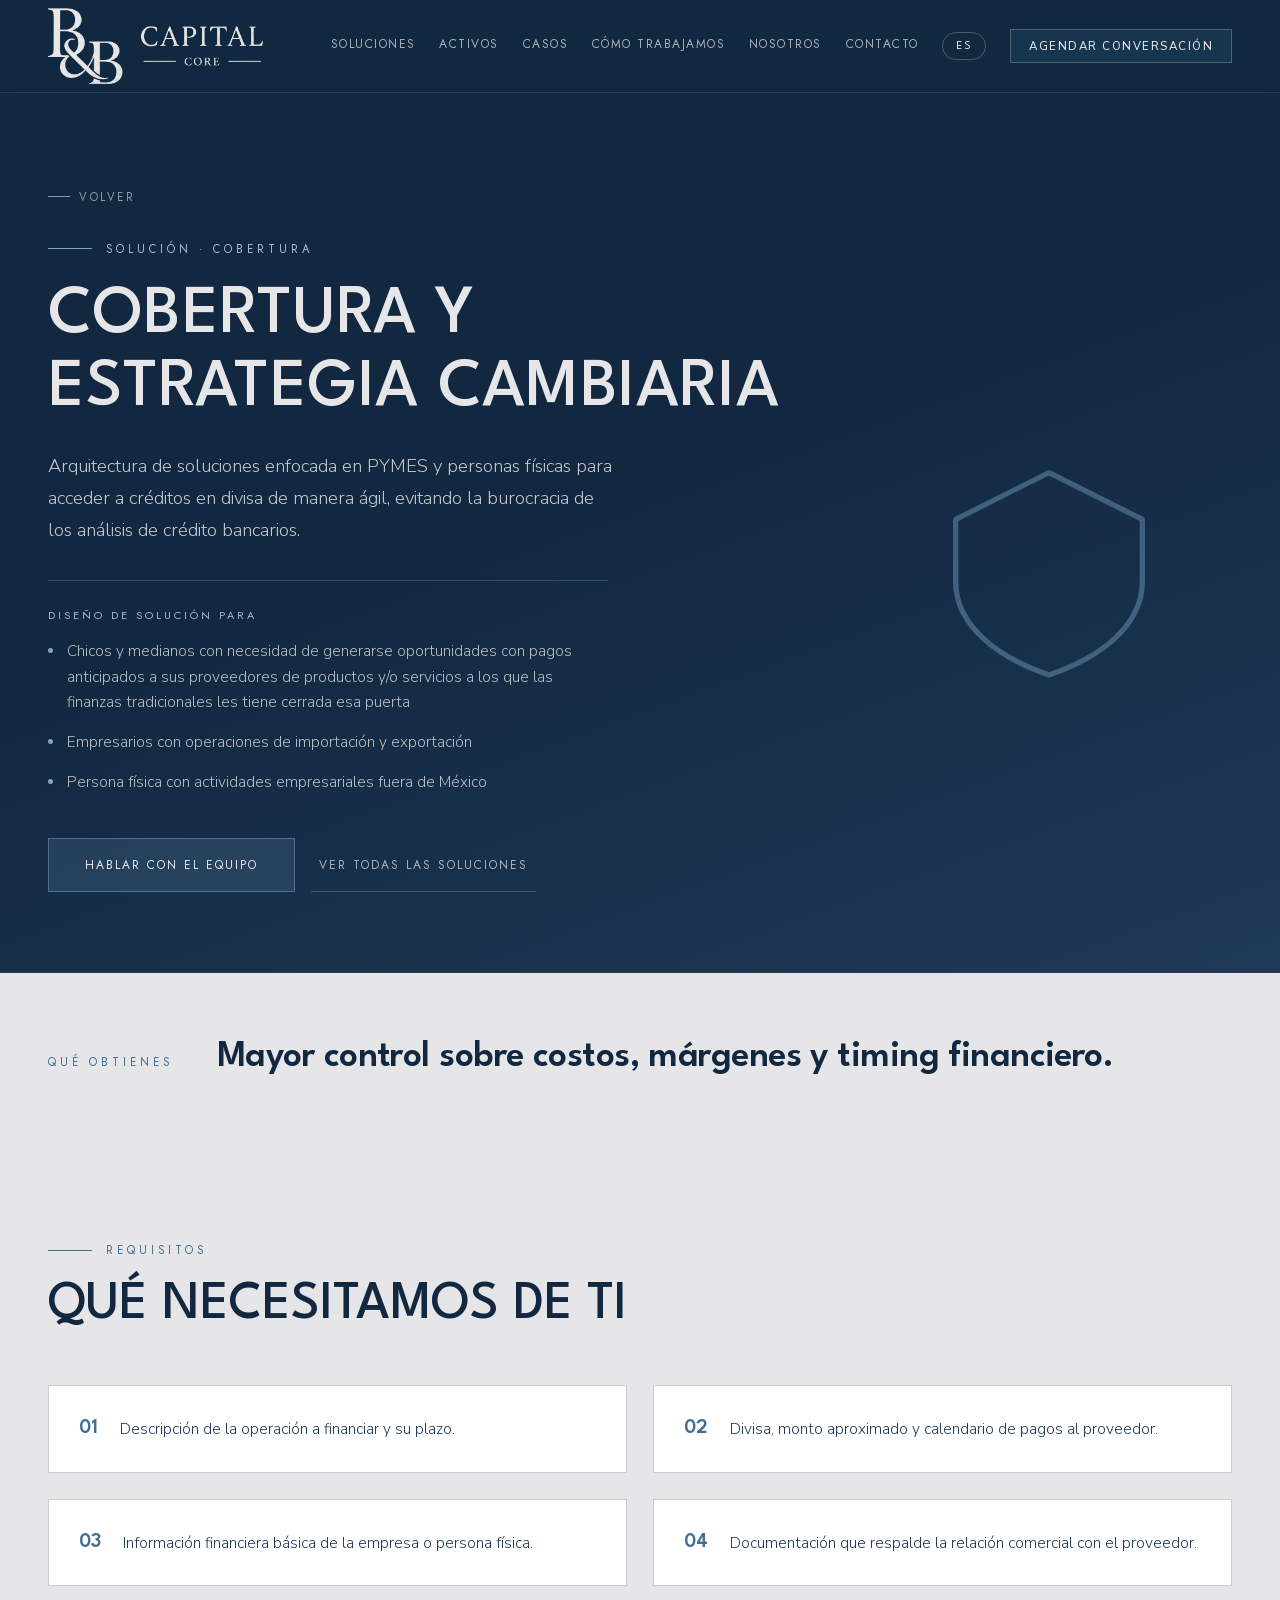
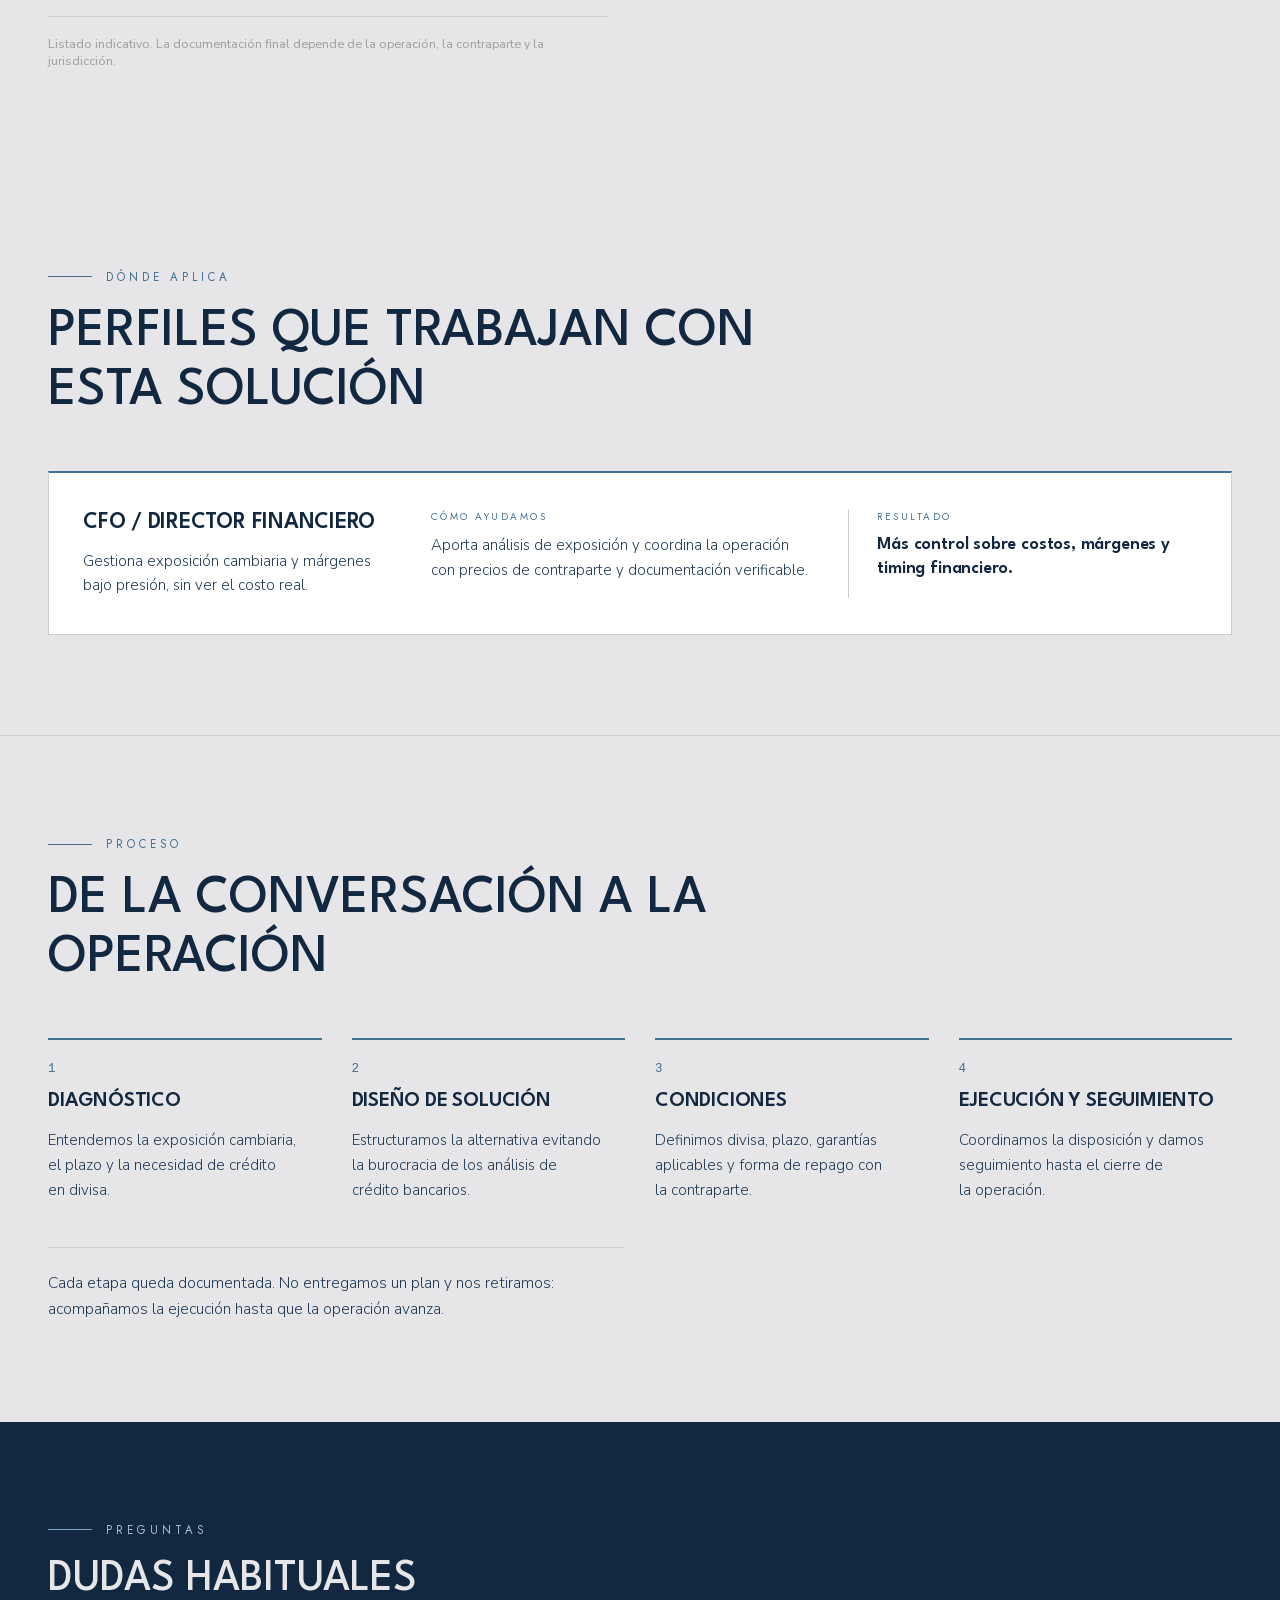
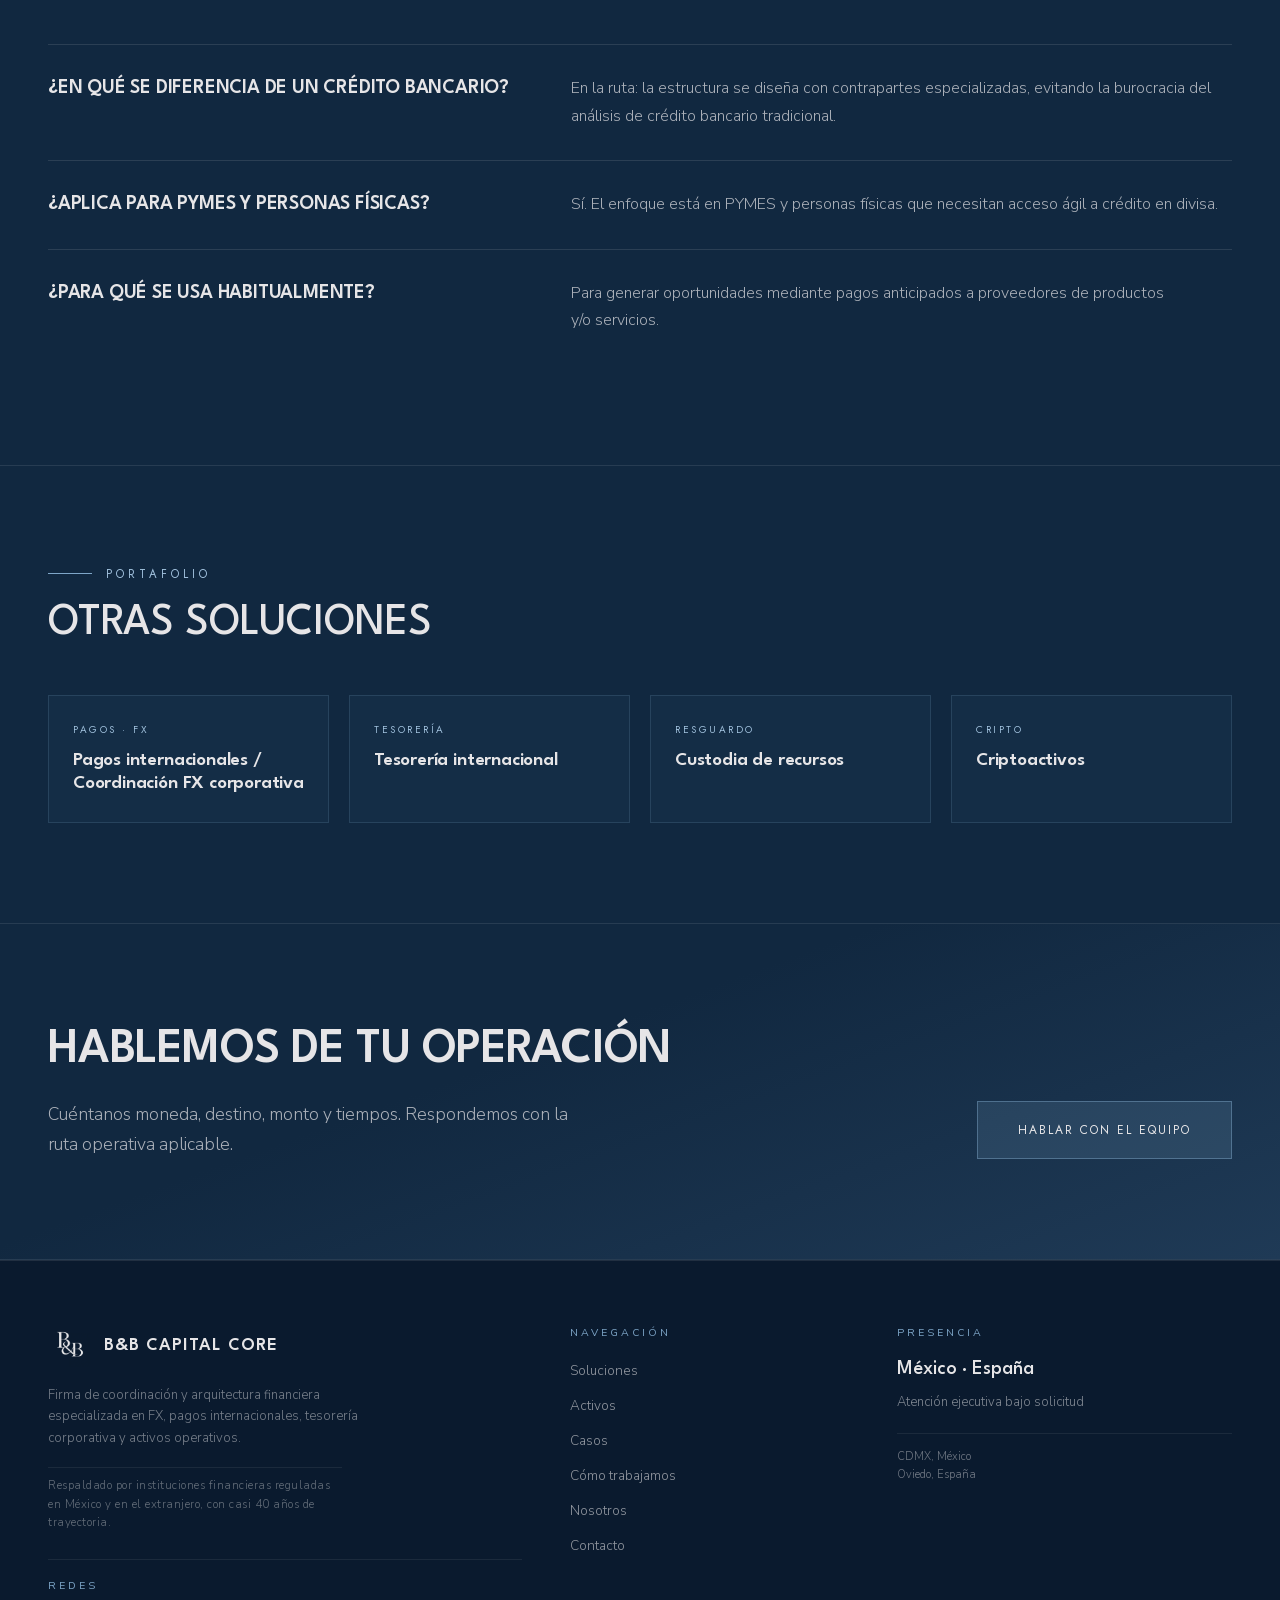
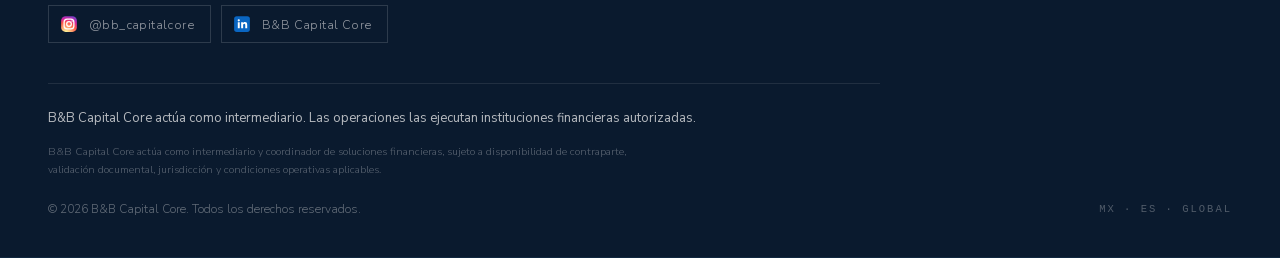
<file: soluciones/cobertura-estrategia-cambiaria/index.html>
<!DOCTYPE html>
<html lang="es">
<head>
<meta charset="utf-8">
<meta name="viewport" content="width=device-width, initial-scale=1">
<!-- Google tag (gtag.js) -->
<script async src="https://www.googletagmanager.com/gtag/js?id=G-EKGG61CCGS"></script>
<script>
  window.dataLayer = window.dataLayer || [];
  function gtag(){dataLayer.push(arguments);}
  gtag('js', new Date());
  gtag('config', 'G-EKGG61CCGS');
</script>
<title>Cobertura y estrategia cambiaria · crédito en divisa para PYMES | B&amp;B Capital Core</title>
<meta name="description" content="Acceso ágil a créditos en divisa para PYMES, empresarios de importación y exportación y personas físicas con actividad empresarial fuera de México.">
<link rel="canonical" href="https://bbcapitalcore.com/soluciones/cobertura-estrategia-cambiaria/">
<link rel="alternate" hreflang="es" href="https://bbcapitalcore.com/soluciones/cobertura-estrategia-cambiaria/">
<link rel="alternate" hreflang="en" href="https://bbcapitalcore.com/en/solutions/fx-hedging-strategy/">
<link rel="alternate" hreflang="x-default" href="https://bbcapitalcore.com/soluciones/cobertura-estrategia-cambiaria/">
<meta property="og:type" content="website">
<meta property="og:site_name" content="B&amp;B Capital Core">
<meta property="og:locale" content="es_MX">
<meta property="og:title" content="Cobertura y estrategia cambiaria · crédito en divisa para PYMES | B&amp;B Capital Core">
<meta property="og:description" content="Acceso ágil a créditos en divisa para PYMES, empresarios de importación y exportación y personas físicas con actividad empresarial fuera de México.">
<meta property="og:url" content="https://bbcapitalcore.com/soluciones/cobertura-estrategia-cambiaria/">
<meta property="og:image" content="https://bbcapitalcore.com/assets/og-card.png">
<meta property="og:image:width" content="1200">
<meta property="og:image:height" content="630">
<meta property="og:image:alt" content="B&amp;B Capital Core">
<meta name="twitter:image" content="https://bbcapitalcore.com/assets/og-card.png">
<meta name="twitter:card" content="summary_large_image">
<meta name="robots" content="index,follow,max-image-preview:large">
<meta name="theme-color" content="#112840">
<link rel="icon" href="../../assets/monograma-tinta.webp" type="image/webp">
<link rel="stylesheet" href="../../fonts.css">
<link rel="stylesheet" href="../../design.css">
<link rel="stylesheet" href="../../hover.css">
<link rel="stylesheet" href="../../static.css">
<script type="application/ld+json">{"@context":"https://schema.org","@type":"FinancialService","@id":"https://bbcapitalcore.com/#org","name":"B&B Capital Core","url":"https://bbcapitalcore.com/","description":"Firma de coordinación y arquitectura financiera: pagos internacionales, coordinación FX corporativa, tesorería y liquidez para empresas que operan entre países. México y España.","email":"comunicacion@bbcapitalcore.com","sameAs":["https://www.linkedin.com/company/b-b-capital-core/","https://www.instagram.com/bb_capitalcore/"],"areaServed":["MX","ES"],"location":[{"@type":"Place","name":"CDMX, México","address":{"@type":"PostalAddress","addressLocality":"Ciudad de México","addressCountry":"MX"}},{"@type":"Place","name":"Oviedo, España","address":{"@type":"PostalAddress","addressLocality":"Oviedo","addressCountry":"ES"}}]}</script>
<script type="application/ld+json">{"@context":"https://schema.org","@type":"Service","name":"Cobertura y estrategia cambiaria","description":"Arquitectura de soluciones enfocada en PYMES y personas físicas para acceder a créditos en divisa de manera ágil, evitando la burocracia de los análisis de crédito bancarios.","serviceType":"Cobertura","provider":{"@id":"https://bbcapitalcore.com/#org"},"areaServed":["MX","ES"],"url":"https://bbcapitalcore.com/soluciones/cobertura-estrategia-cambiaria/"}</script>
<script type="application/ld+json">{"@context":"https://schema.org","@type":"BreadcrumbList","itemListElement":[{"@type":"ListItem","position":1,"name":"Inicio","item":"https://bbcapitalcore.com/"},{"@type":"ListItem","position":2,"name":"Soluciones","item":"https://bbcapitalcore.com/#soluciones"},{"@type":"ListItem","position":3,"name":"Cobertura y estrategia cambiaria","item":"https://bbcapitalcore.com/soluciones/cobertura-estrategia-cambiaria/"}]}</script>
<script type="application/ld+json">{"@context":"https://schema.org","@type":"FAQPage","mainEntity":[{"@type":"Question","name":"¿En qué se diferencia de un crédito bancario?","acceptedAnswer":{"@type":"Answer","text":"En la ruta: la estructura se diseña con contrapartes especializadas, evitando la burocracia del análisis de crédito bancario tradicional."}},{"@type":"Question","name":"¿Aplica para PYMES y personas físicas?","acceptedAnswer":{"@type":"Answer","text":"Sí. El enfoque está en PYMES y personas físicas que necesitan acceso ágil a crédito en divisa."}},{"@type":"Question","name":"¿Para qué se usa habitualmente?","acceptedAnswer":{"@type":"Answer","text":"Para generar oportunidades mediante pagos anticipados a proveedores de productos y/o servicios."}}]}</script>
</head>
<body style="margin:0;background:#112840">

<div style="font-family:'Nunito Sans',sans-serif;color:#E6E5E7;background:#112840">

  <!-- NAV -->
  <header data-screen-label="Nav" class="bb-header" style="view-transition-name:bb-header;position:sticky;top:0;z-index:50;display:flex;align-items:center;justify-content:space-between;padding:8px 48px;background:rgba(17,40,64,0.88);backdrop-filter:blur(14px);border-bottom:1px solid rgba(230,229,231,0.10)">
    <a href="../../index.html#inicio" style="display:flex;align-items:center;gap:11px;text-decoration:none;color:#E6E5E7">
      
      <img src="../../assets/logo-horizontal.webp" alt="B&amp;B Capital Core" class="bb-brandname" style="height:76px;width:auto;aspect-ratio:716/253;object-fit:contain;display:block">
    </a>
    <nav class="bb-nav" style="display:flex;align-items:center;gap:clamp(13px,1.85vw,30px)">
      <a class="bbs1eupixv" href="../../index.html#soluciones" data-navlink="soluciones" style="color:rgba(230,229,231,0.72);text-decoration:none;font-family:'Jost',sans-serif;font-size:12px;letter-spacing:1.5px;text-transform:uppercase;white-space:nowrap;border-bottom:1px solid transparent;padding-bottom:3px;transition:color 0.2s ease,border-color 0.2s ease">Soluciones</a>
      <a class="bbs1eupixv" href="../../index.html#divisas" data-navlink="divisas" style="color:rgba(230,229,231,0.72);text-decoration:none;font-family:'Jost',sans-serif;font-size:12px;letter-spacing:1.5px;text-transform:uppercase;white-space:nowrap;border-bottom:1px solid transparent;padding-bottom:3px;transition:color 0.2s ease,border-color 0.2s ease">Activos</a>
      <a class="bbs1eupixv" href="../../index.html#casos" data-navlink="casos" style="color:rgba(230,229,231,0.72);text-decoration:none;font-family:'Jost',sans-serif;font-size:12px;letter-spacing:1.5px;text-transform:uppercase;white-space:nowrap;border-bottom:1px solid transparent;padding-bottom:3px;transition:color 0.2s ease,border-color 0.2s ease">Casos</a>
      <a class="bbs1eupixv" href="../../index.html#proceso" data-navlink="proceso" style="color:rgba(230,229,231,0.72);text-decoration:none;font-family:'Jost',sans-serif;font-size:12px;letter-spacing:1.5px;text-transform:uppercase;white-space:nowrap;border-bottom:1px solid transparent;padding-bottom:3px;transition:color 0.2s ease,border-color 0.2s ease">Cómo trabajamos</a>
      <a class="bbs1eupixv" href="../../index.html#confianza" data-navlink="confianza" style="color:rgba(230,229,231,0.72);text-decoration:none;font-family:'Jost',sans-serif;font-size:12px;letter-spacing:1.5px;text-transform:uppercase;white-space:nowrap;border-bottom:1px solid transparent;padding-bottom:3px;transition:color 0.2s ease,border-color 0.2s ease">Nosotros</a>
      <a class="bbs1eupixv" href="../../index.html#contacto" data-navlink="contacto" style="color:rgba(230,229,231,0.72);text-decoration:none;font-family:'Jost',sans-serif;font-size:12px;letter-spacing:1.5px;text-transform:uppercase;white-space:nowrap;border-bottom:1px solid transparent;padding-bottom:3px;transition:color 0.2s ease,border-color 0.2s ease">Contacto</a>
      <button class="bbs8rjwir" aria-label="Cambiar idioma" style="background:none;border:1px solid rgba(204,206,205,0.3);border-radius:999px;color:#E6E5E7;padding:8px 13px;font-family:'League Spartan',sans-serif;font-size:11px;letter-spacing:1.5px;cursor:pointer;transition:all 0.2s ease" data-lang-swap="../../en/solutions/fx-hedging-strategy/index.html">ES</button>
      <a class="bbs1rt44n0" href="../../index.html#contacto" style="background:rgba(66,112,146,0.18);color:#E6E5E7;text-decoration:none;padding:8px 18px;font-size:11.5px;letter-spacing:1.5px;text-transform:uppercase;font-weight:500;border:1px solid rgba(204,206,205,0.3);transition:all 0.2s ease">Agendar conversación</a>
    </nav>
    <button id="bb-burger" class="bb-burger" type="button" aria-label="Abrir menú" aria-expanded="false"><span></span><span></span><span></span></button>
    <div id="bb-prog"></div>
  </header>

  <div id="bb-mpanel" class="bb-mpanel">
      <a href="../../index.html#soluciones">Soluciones</a>
      <a href="../../index.html#divisas">Activos</a>
      <a href="../../index.html#casos">Casos</a>
      <a href="../../index.html#proceso">Cómo trabajamos</a>
      <a href="../../index.html#confianza">Nosotros</a>
      <a href="../../index.html#contacto">Contacto</a>
      <div class="bb-mpanel-foot">
        <a href="../../index.html#contacto" style="display:inline-flex;align-items:center;justify-content:center;gap:12px;background:linear-gradient(120deg,#1F3A56,#427092);color:#FFFFFF;text-decoration:none;padding:17px 30px;font-size:12px;letter-spacing:2.5px;text-transform:uppercase;font-weight:500;border:1px solid rgba(204,206,205,0.34);font-family:'League Spartan',sans-serif;opacity:1;transform:none;border-bottom:1px solid rgba(204,206,205,0.34)">Agendar conversación</a>
        <span style="font-size:9px;letter-spacing:3.4px;text-transform:uppercase;color:rgba(230,229,231,0.4)">B&amp;B Capital Core · Financial Firm</span>
      </div>
  </div>

  

  <template id="__bundler_thumbnail" data-bg-color="#112840">
    <svg viewBox="0 0 1200 800" xmlns="http://www.w3.org/2000/svg">
      <rect width="1200" height="800" fill="#112840"></rect>
      <text x="600" y="430" text-anchor="middle" font-family="Georgia,serif" font-size="200" font-weight="600" fill="#E6E5E7" letter-spacing="8">B&amp;B</text>
      <rect x="440" y="500" width="320" height="2" fill="#7EA6C8"></rect>
      <text x="600" y="566" text-anchor="middle" font-family="Georgia,serif" font-size="44" fill="#9FBFDB" letter-spacing="14">CAPITAL CORE</text>
    </svg>
  </template>

  
  <!-- VISTA DE SERVICIO -->
  <section data-screen-label="Servicio · Hero" style="position:relative;overflow:hidden;border-bottom:1px solid rgba(230,229,231,0.10);background:linear-gradient(160deg,#112840 45%,#1F3A56)">
    <div class="bb-shell" style="max-width:1280px;margin:0 auto;padding:88px 48px 80px">
      <a class="bbs1q2c8zf" href="../../index.html#soluciones" style="display:inline-flex;align-items:center;gap:9px;color:rgba(230,229,231,0.6);text-decoration:none;font-family:'Jost',sans-serif;font-size:11.5px;letter-spacing:2.5px;text-transform:uppercase;margin-bottom:36px;transition:color .2s ease">
        <span aria-hidden="true" style="display:block;width:22px;height:1px;background:currentColor"></span>Volver
      </a>
      <div class="bb-svc-hero" style="display:grid;grid-template-columns:minmax(0,1.35fr) minmax(0,0.65fr);gap:56px;align-items:center">
        <div style="min-width:0">
          <div style="display:flex;align-items:center;gap:14px;margin-bottom:22px">
            <span aria-hidden="true" style="display:block;width:44px;height:1px;background:#7EA6C8"></span>
            <span style="font-family:'Jost',sans-serif;font-size:11.5px;letter-spacing:4px;text-transform:uppercase;color:#9FBFDB;white-space:nowrap">Solución · Cobertura</span>
          </div>
          <h1 style="font-family:'League Spartan',sans-serif;font-weight:500;letter-spacing:0.01em;font-size:clamp(38px,5.4vw,80px);line-height:1.06;margin:0 0 26px;max-width:20ch;text-wrap:pretty">Cobertura y estrategia cambiaria</h1>
          <p style="font-size:18.5px;font-weight:300;line-height:1.72;color:rgba(230,229,231,0.84);margin:0;max-width:52ch;text-wrap:pretty">Arquitectura de soluciones enfocada en PYMES y personas físicas para acceder a créditos en divisa de manera ágil, evitando la burocracia de los análisis de crédito bancarios.</p>
          
            <div style="margin-top:34px;padding-top:26px;border-top:1px solid rgba(126,166,200,0.28);display:flex;flex-direction:column;gap:15px;max-width:56ch">
              <span style="font-family:'Jost',sans-serif;font-size:11px;letter-spacing:3px;text-transform:uppercase;color:#9FBFDB">Diseño de solución para</span>
              
                <div style="display:flex;gap:14px;align-items:flex-start">
                  <span aria-hidden="true" style="flex:none;width:5px;height:5px;margin-top:10px;background:#7EA6C8;border-radius:50%"></span>
                  <span style="font-size:15.5px;font-weight:300;line-height:1.62;color:rgba(230,229,231,0.78);text-wrap:pretty">Chicos y medianos con necesidad de generarse oportunidades con pagos anticipados a sus proveedores de productos y/o servicios a los que las finanzas tradicionales les tiene cerrada esa puerta</span>
                </div>
              
                <div style="display:flex;gap:14px;align-items:flex-start">
                  <span aria-hidden="true" style="flex:none;width:5px;height:5px;margin-top:10px;background:#7EA6C8;border-radius:50%"></span>
                  <span style="font-size:15.5px;font-weight:300;line-height:1.62;color:rgba(230,229,231,0.78);text-wrap:pretty">Empresarios con operaciones de importación y exportación</span>
                </div>
              
                <div style="display:flex;gap:14px;align-items:flex-start">
                  <span aria-hidden="true" style="flex:none;width:5px;height:5px;margin-top:10px;background:#7EA6C8;border-radius:50%"></span>
                  <span style="font-size:15.5px;font-weight:300;line-height:1.62;color:rgba(230,229,231,0.78);text-wrap:pretty">Persona física con actividades empresariales fuera de México</span>
                </div>
              
            </div>
          
          <div style="display:flex;flex-wrap:wrap;gap:16px;margin-top:44px">
            <a class="bbs4msfry" href="../../index.html#contacto" style="display:inline-flex;align-items:center;gap:12px;background:rgba(126,166,200,0.16);color:#E6E5E7;text-decoration:none;padding:17px 36px;font-family:'Jost',sans-serif;font-size:12px;letter-spacing:2px;text-transform:uppercase;border:1px solid rgba(126,166,200,0.45);white-space:nowrap;transition:background .2s ease,border-color .2s ease,color .2s ease">Hablar con el equipo</a>
            <a class="bbs191iaar" href="../../index.html#soluciones" style="display:inline-flex;align-items:center;gap:12px;color:rgba(230,229,231,0.72);text-decoration:none;padding:17px 8px;font-family:'Jost',sans-serif;font-size:12px;letter-spacing:2px;text-transform:uppercase;border-bottom:1px solid rgba(230,229,231,0.22);white-space:nowrap;transition:color .2s ease,border-color .2s ease">Ver todas las soluciones</a>
          </div>
        </div>
        <div class="bb-svc-icon" aria-hidden="true" style="display:flex;justify-content:center;align-items:center;min-width:0">
          <svg viewBox="8 8 18 18" style="width:100%;max-width:280px;height:auto;fill:none;stroke:#7EA6C8;stroke-width:0.34;stroke-linecap:round;stroke-linejoin:round;opacity:0.42">
            <path d="M 17 11 l 6 3 v 4 c 0 3 -3 5 -6 6 c -3 -1 -6 -3 -6 -6 v -4 z"></path>
          </svg>
        </div>
      </div>
    </div>
  </section>

  <section data-screen-label="Servicio · Beneficio" style="background:#E6E5E7;color:#112840">
    <div class="bb-shell" style="max-width:1280px;margin:0 auto;padding:62px 48px;display:flex;align-items:baseline;gap:44px;flex-wrap:wrap">
      <span style="font-family:'Jost',sans-serif;font-size:11.5px;letter-spacing:4px;text-transform:uppercase;color:#427092;white-space:nowrap">Qué obtienes</span>
      <p style="font-family:'League Spartan',sans-serif;font-weight:600;letter-spacing:-0.015em;font-size:clamp(22px,2.9vw,42px);line-height:1.22;margin:0;color:#112840;flex:1 1 420px;text-wrap:pretty">Mayor control sobre costos, márgenes y timing financiero.</p>
    </div>
  </section>

  
  <section data-screen-label="Servicio · Requisitos" style="background:#E6E5E7;color:#112840">
    <div class="bb-shell" style="max-width:1280px;margin:0 auto;padding:100px 48px">
      <div style="display:flex;align-items:center;gap:14px;margin-bottom:18px">
        <span aria-hidden="true" style="display:block;width:44px;height:1px;background:#427092"></span>
        <span style="font-family:'Jost',sans-serif;font-size:11.5px;letter-spacing:4px;text-transform:uppercase;color:#427092;white-space:nowrap">Requisitos</span>
      </div>
      <h2 style="font-family:'League Spartan',sans-serif;font-weight:500;font-size:clamp(32px,4.2vw,54px);line-height:1.1;margin:0 0 50px;max-width:22ch;color:#112840">Qué necesitamos de ti</h2>
      <div style="display:grid;grid-template-columns:repeat(2,minmax(0,1fr));gap:26px">
        
          <div style="display:flex;gap:22px;align-items:flex-start;padding:30px 30px;background:#FFFFFF;border:1px solid #CCCECD;min-width:0">
            <span style="font-family:'League Spartan',sans-serif;font-weight:600;font-size:20px;color:#427092;flex:none;line-height:1.2">01</span>
            <span style="font-size:15.5px;font-weight:300;line-height:1.62;color:#1F3A56;text-wrap:pretty">Descripción de la operación a financiar y su plazo.</span>
          </div>
        
          <div style="display:flex;gap:22px;align-items:flex-start;padding:30px 30px;background:#FFFFFF;border:1px solid #CCCECD;min-width:0">
            <span style="font-family:'League Spartan',sans-serif;font-weight:600;font-size:20px;color:#427092;flex:none;line-height:1.2">02</span>
            <span style="font-size:15.5px;font-weight:300;line-height:1.62;color:#1F3A56;text-wrap:pretty">Divisa, monto aproximado y calendario de pagos al proveedor.</span>
          </div>
        
          <div style="display:flex;gap:22px;align-items:flex-start;padding:30px 30px;background:#FFFFFF;border:1px solid #CCCECD;min-width:0">
            <span style="font-family:'League Spartan',sans-serif;font-weight:600;font-size:20px;color:#427092;flex:none;line-height:1.2">03</span>
            <span style="font-size:15.5px;font-weight:300;line-height:1.62;color:#1F3A56;text-wrap:pretty">Información financiera básica de la empresa o persona física.</span>
          </div>
        
          <div style="display:flex;gap:22px;align-items:flex-start;padding:30px 30px;background:#FFFFFF;border:1px solid #CCCECD;min-width:0">
            <span style="font-family:'League Spartan',sans-serif;font-weight:600;font-size:20px;color:#427092;flex:none;line-height:1.2">04</span>
            <span style="font-size:15.5px;font-weight:300;line-height:1.62;color:#1F3A56;text-wrap:pretty">Documentación que respalde la relación comercial con el proveedor.</span>
          </div>
        
      </div>
      <p style="font-size:12.5px;color:#9F9F9B;margin:30px 0 0;padding-top:18px;border-top:1px solid #CCCECD;max-width:70ch">Listado indicativo. La documentación final depende de la operación, la contraparte y la jurisdicción.</p>
    </div>
  </section>
  

  
  <section data-screen-label="Servicio · Casos" style="background:#E6E5E7;color:#112840">
    <div class="bb-shell" style="max-width:1280px;margin:0 auto;padding:100px 48px">
      <div style="display:flex;align-items:center;gap:14px;margin-bottom:18px">
        <span aria-hidden="true" style="display:block;width:44px;height:1px;background:#427092"></span>
        <span style="font-family:'Jost',sans-serif;font-size:11.5px;letter-spacing:4px;text-transform:uppercase;color:#427092;white-space:nowrap">Dónde aplica</span>
      </div>
      <h2 style="font-family:'League Spartan',sans-serif;font-weight:500;font-size:clamp(32px,4.2vw,54px);line-height:1.1;margin:0 0 50px;max-width:24ch;color:#112840">Perfiles que trabajan con esta solución</h2>
      <div style="display:flex;flex-direction:column;gap:22px">
        
          <div class="bb-svc-case" style="display:grid;grid-template-columns:minmax(0,0.9fr) minmax(0,1.1fr) minmax(0,1fr);gap:34px;padding:36px 34px;background:#FFFFFF;border:1px solid #CCCECD;border-top:2px solid #427092">
            <div style="display:flex;flex-direction:column;gap:12px;min-width:0">
              <h3 style="font-family:'League Spartan',sans-serif;font-weight:600;font-size:23px;letter-spacing:-0.01em;line-height:1.2;margin:0;color:#112840">CFO / Director financiero</h3>
              <p style="font-size:15px;font-weight:300;line-height:1.65;color:#1F3A56;margin:0;text-wrap:pretty">Gestiona exposición cambiaria y márgenes bajo presión, sin ver el costo real.</p>
            </div>
            <div style="display:flex;flex-direction:column;gap:9px;min-width:0">
              <span style="font-family:'Jost',sans-serif;font-size:10px;letter-spacing:2.5px;text-transform:uppercase;color:#427092">Cómo ayudamos</span>
              <p style="font-size:15px;font-weight:300;line-height:1.65;color:#1F3A56;margin:0;text-wrap:pretty">Aporta análisis de exposición y coordina la operación con precios de contraparte y documentación verificable.</p>
            </div>
            <div style="display:flex;flex-direction:column;gap:9px;min-width:0;padding-left:28px;border-left:1px solid #CCCECD">
              <span style="font-family:'Jost',sans-serif;font-size:10px;letter-spacing:2.5px;text-transform:uppercase;color:#427092">Resultado</span>
              <p style="font-family:'League Spartan',sans-serif;font-weight:600;font-size:18px;line-height:1.35;letter-spacing:-0.01em;color:#112840;margin:0;text-wrap:pretty">Más control sobre costos, márgenes y timing financiero.</p>
            </div>
          </div>
        
      </div>
    </div>
  </section>
  

  
  <section data-screen-label="Servicio · Proceso" style="background:#E6E5E7;color:#112840;border-top:1px solid #CCCECD">
    <div class="bb-shell" style="max-width:1280px;margin:0 auto;padding:100px 48px">
      <div style="display:flex;align-items:center;gap:14px;margin-bottom:18px">
        <span aria-hidden="true" style="display:block;width:44px;height:1px;background:#427092"></span>
        <span style="font-family:'Jost',sans-serif;font-size:11.5px;letter-spacing:4px;text-transform:uppercase;color:#427092;white-space:nowrap">Proceso</span>
      </div>
      <h2 style="font-family:'League Spartan',sans-serif;font-weight:500;font-size:clamp(32px,4.2vw,54px);line-height:1.1;margin:0 0 50px;max-width:24ch;color:#112840">De la conversación a la operación</h2>
      <div class="bb-svc-proc" style="display:grid;grid-template-columns:repeat(4,minmax(0,1fr));gap:30px">
        
          <div style="display:flex;flex-direction:column;gap:13px;min-width:0;padding-top:22px;border-top:2px solid #427092">
            <span style="font-family:ui-monospace,monospace;font-size:12.5px;letter-spacing:2px;color:#427092">1</span>
            <h3 style="font-family:'League Spartan',sans-serif;font-weight:600;font-size:21px;letter-spacing:-0.01em;line-height:1.22;margin:0;color:#112840;text-wrap:pretty">Diagnóstico</h3>
            <p style="font-size:15px;font-weight:300;line-height:1.66;color:#1F3A56;margin:0;text-wrap:pretty">Entendemos la exposición cambiaria, el plazo y la necesidad de crédito en divisa.</p>
          </div>
        
          <div style="display:flex;flex-direction:column;gap:13px;min-width:0;padding-top:22px;border-top:2px solid #427092">
            <span style="font-family:ui-monospace,monospace;font-size:12.5px;letter-spacing:2px;color:#427092">2</span>
            <h3 style="font-family:'League Spartan',sans-serif;font-weight:600;font-size:21px;letter-spacing:-0.01em;line-height:1.22;margin:0;color:#112840;text-wrap:pretty">Diseño de solución</h3>
            <p style="font-size:15px;font-weight:300;line-height:1.66;color:#1F3A56;margin:0;text-wrap:pretty">Estructuramos la alternativa evitando la burocracia de los análisis de crédito bancarios.</p>
          </div>
        
          <div style="display:flex;flex-direction:column;gap:13px;min-width:0;padding-top:22px;border-top:2px solid #427092">
            <span style="font-family:ui-monospace,monospace;font-size:12.5px;letter-spacing:2px;color:#427092">3</span>
            <h3 style="font-family:'League Spartan',sans-serif;font-weight:600;font-size:21px;letter-spacing:-0.01em;line-height:1.22;margin:0;color:#112840;text-wrap:pretty">Condiciones</h3>
            <p style="font-size:15px;font-weight:300;line-height:1.66;color:#1F3A56;margin:0;text-wrap:pretty">Definimos divisa, plazo, garantías aplicables y forma de repago con la contraparte.</p>
          </div>
        
          <div style="display:flex;flex-direction:column;gap:13px;min-width:0;padding-top:22px;border-top:2px solid #427092">
            <span style="font-family:ui-monospace,monospace;font-size:12.5px;letter-spacing:2px;color:#427092">4</span>
            <h3 style="font-family:'League Spartan',sans-serif;font-weight:600;font-size:21px;letter-spacing:-0.01em;line-height:1.22;margin:0;color:#112840;text-wrap:pretty">Ejecución y seguimiento</h3>
            <p style="font-size:15px;font-weight:300;line-height:1.66;color:#1F3A56;margin:0;text-wrap:pretty">Coordinamos la disposición y damos seguimiento hasta el cierre de la operación.</p>
          </div>
        
      </div>
      <p style="font-size:15.5px;font-weight:300;line-height:1.68;color:#1F3A56;margin:44px 0 0;padding-top:22px;border-top:1px solid #CCCECD;max-width:64ch;text-wrap:pretty">Cada etapa queda documentada. No entregamos un plan y nos retiramos: acompañamos la ejecución hasta que la operación avanza.</p>
    </div>
  </section>
  

  
  <section data-screen-label="Servicio · Dudas" style="border-bottom:1px solid rgba(230,229,231,0.10)">
    <div class="bb-shell" style="max-width:1280px;margin:0 auto;padding:100px 48px">
      <div style="display:flex;align-items:center;gap:14px;margin-bottom:18px">
        <span aria-hidden="true" style="display:block;width:44px;height:1px;background:#7EA6C8"></span>
        <span style="font-family:'Jost',sans-serif;font-size:11.5px;letter-spacing:4px;text-transform:uppercase;color:#9FBFDB;white-space:nowrap">Preguntas</span>
      </div>
      <h2 style="font-family:'League Spartan',sans-serif;font-weight:500;font-size:clamp(28px,3.4vw,46px);line-height:1.12;margin:0 0 40px">Dudas habituales</h2>
      <div style="display:flex;flex-direction:column">
        
          <div class="bb-svc-faq" style="display:grid;grid-template-columns:minmax(0,0.85fr) minmax(0,1.15fr);gap:34px;padding:30px 0;border-top:1px solid rgba(230,229,231,0.12)">
            <h3 style="font-family:'League Spartan',sans-serif;font-weight:600;font-size:20px;letter-spacing:-0.01em;line-height:1.3;margin:0;color:#E6E5E7;text-wrap:pretty">¿En qué se diferencia de un crédito bancario?</h3>
            <p style="font-size:16px;font-weight:300;line-height:1.72;color:rgba(230,229,231,0.72);margin:0;text-wrap:pretty">En la ruta: la estructura se diseña con contrapartes especializadas, evitando la burocracia del análisis de crédito bancario tradicional.</p>
          </div>
        
          <div class="bb-svc-faq" style="display:grid;grid-template-columns:minmax(0,0.85fr) minmax(0,1.15fr);gap:34px;padding:30px 0;border-top:1px solid rgba(230,229,231,0.12)">
            <h3 style="font-family:'League Spartan',sans-serif;font-weight:600;font-size:20px;letter-spacing:-0.01em;line-height:1.3;margin:0;color:#E6E5E7;text-wrap:pretty">¿Aplica para PYMES y personas físicas?</h3>
            <p style="font-size:16px;font-weight:300;line-height:1.72;color:rgba(230,229,231,0.72);margin:0;text-wrap:pretty">Sí. El enfoque está en PYMES y personas físicas que necesitan acceso ágil a crédito en divisa.</p>
          </div>
        
          <div class="bb-svc-faq" style="display:grid;grid-template-columns:minmax(0,0.85fr) minmax(0,1.15fr);gap:34px;padding:30px 0;border-top:1px solid rgba(230,229,231,0.12)">
            <h3 style="font-family:'League Spartan',sans-serif;font-weight:600;font-size:20px;letter-spacing:-0.01em;line-height:1.3;margin:0;color:#E6E5E7;text-wrap:pretty">¿Para qué se usa habitualmente?</h3>
            <p style="font-size:16px;font-weight:300;line-height:1.72;color:rgba(230,229,231,0.72);margin:0;text-wrap:pretty">Para generar oportunidades mediante pagos anticipados a proveedores de productos y/o servicios.</p>
          </div>
        
      </div>
    </div>
  </section>
  

  <section data-screen-label="Servicio · Portafolio" style="border-bottom:1px solid rgba(230,229,231,0.10)">
    <div class="bb-shell" style="max-width:1280px;margin:0 auto;padding:100px 48px">
      <div style="display:flex;align-items:center;gap:14px;margin-bottom:18px">
        <span aria-hidden="true" style="display:block;width:44px;height:1px;background:#7EA6C8"></span>
        <span style="font-family:'Jost',sans-serif;font-size:11.5px;letter-spacing:4px;text-transform:uppercase;color:#9FBFDB;white-space:nowrap">Portafolio</span>
      </div>
      <h2 style="font-family:'League Spartan',sans-serif;font-weight:500;font-size:clamp(28px,3.4vw,46px);line-height:1.12;margin:0 0 46px">Otras soluciones</h2>
      <div class="bb-svc-4" style="display:grid;grid-template-columns:repeat(4,minmax(0,1fr));gap:20px">
        
          <a class="bbsijrczq" href="../pagos-internacionales-fx/index.html" style="display:flex;flex-direction:column;gap:12px;padding:26px 24px;background:rgba(31,58,86,0.28);border:1px solid rgba(126,166,200,0.18);text-decoration:none;color:#E6E5E7;min-width:0;transition:background .22s ease,border-color .22s ease,transform .26s cubic-bezier(.2,.7,.2,1)">
            <span style="font-family:'Jost',sans-serif;font-size:10px;letter-spacing:2.5px;text-transform:uppercase;color:#9FBFDB">Pagos · FX</span>
            <span style="font-family:'League Spartan',sans-serif;font-weight:600;font-size:19px;letter-spacing:-0.01em;line-height:1.25;text-wrap:pretty">Pagos internacionales / Coordinación FX corporativa</span>
          </a>
        
          <a class="bbsijrczq" href="../tesoreria-internacional/index.html" style="display:flex;flex-direction:column;gap:12px;padding:26px 24px;background:rgba(31,58,86,0.28);border:1px solid rgba(126,166,200,0.18);text-decoration:none;color:#E6E5E7;min-width:0;transition:background .22s ease,border-color .22s ease,transform .26s cubic-bezier(.2,.7,.2,1)">
            <span style="font-family:'Jost',sans-serif;font-size:10px;letter-spacing:2.5px;text-transform:uppercase;color:#9FBFDB">Tesorería</span>
            <span style="font-family:'League Spartan',sans-serif;font-weight:600;font-size:19px;letter-spacing:-0.01em;line-height:1.25;text-wrap:pretty">Tesorería internacional</span>
          </a>
        
          <a class="bbsijrczq" href="../custodia-de-recursos/index.html" style="display:flex;flex-direction:column;gap:12px;padding:26px 24px;background:rgba(31,58,86,0.28);border:1px solid rgba(126,166,200,0.18);text-decoration:none;color:#E6E5E7;min-width:0;transition:background .22s ease,border-color .22s ease,transform .26s cubic-bezier(.2,.7,.2,1)">
            <span style="font-family:'Jost',sans-serif;font-size:10px;letter-spacing:2.5px;text-transform:uppercase;color:#9FBFDB">Resguardo</span>
            <span style="font-family:'League Spartan',sans-serif;font-weight:600;font-size:19px;letter-spacing:-0.01em;line-height:1.25;text-wrap:pretty">Custodia de recursos</span>
          </a>
        
          <a class="bbsijrczq" href="../criptoactivos/index.html" style="display:flex;flex-direction:column;gap:12px;padding:26px 24px;background:rgba(31,58,86,0.28);border:1px solid rgba(126,166,200,0.18);text-decoration:none;color:#E6E5E7;min-width:0;transition:background .22s ease,border-color .22s ease,transform .26s cubic-bezier(.2,.7,.2,1)">
            <span style="font-family:'Jost',sans-serif;font-size:10px;letter-spacing:2.5px;text-transform:uppercase;color:#9FBFDB">Cripto</span>
            <span style="font-family:'League Spartan',sans-serif;font-weight:600;font-size:19px;letter-spacing:-0.01em;line-height:1.25;text-wrap:pretty">Criptoactivos</span>
          </a>
        
      </div>
    </div>
  </section>

  <section data-screen-label="Servicio · Cierre" style="background:linear-gradient(160deg,#112840 40%,#1F3A56);border-bottom:1px solid rgba(230,229,231,0.10)">
    <div class="bb-shell" style="max-width:1280px;margin:0 auto;padding:100px 48px;display:flex;align-items:flex-end;justify-content:space-between;gap:48px;flex-wrap:wrap">
      <div style="flex:1 1 460px;min-width:0">
        <h2 style="font-family:'League Spartan',sans-serif;font-weight:600;letter-spacing:-0.015em;font-size:clamp(28px,3.8vw,50px);line-height:1.12;margin:0 0 20px">Hablemos de tu operación</h2>
        <p style="font-size:17.5px;font-weight:300;line-height:1.72;color:rgba(230,229,231,0.72);margin:0;max-width:48ch;text-wrap:pretty">Cuéntanos moneda, destino, monto y tiempos. Respondemos con la ruta operativa aplicable.</p>
      </div>
      <a class="bbs4msfry" href="../../index.html#contacto" style="display:inline-flex;align-items:center;gap:12px;background:rgba(126,166,200,0.16);color:#E6E5E7;text-decoration:none;padding:19px 40px;font-family:'Jost',sans-serif;font-size:12px;letter-spacing:2px;text-transform:uppercase;border:1px solid rgba(126,166,200,0.45);flex:none;white-space:nowrap;transition:background .2s ease,border-color .2s ease,color .2s ease">Hablar con el equipo</a>
    </div>
  </section>
  

  <!-- FOOTER -->
  <footer data-screen-label="Footer" style="background:#0A1A2E;border-top:1px solid rgba(230,229,231,0.10)">
    <div style="max-width:1280px;margin:0 auto;padding:64px 48px 40px;display:grid;grid-template-columns:1.7fr 1fr 1.2fr;gap:48px">
      <!-- Col 1 · Marca -->
      <div aria-hidden="true" style="position:absolute;left:-9999px;top:0;width:1px;height:1px;overflow:hidden;opacity:0;pointer-events:none">
        <img id="bb-logo-off" src="../../assets/monograma-claro.webp" alt="">
        <img id="bb-logo-ink" src="../../assets/monograma-tinta.webp" alt="">
      </div>
      <div style="display:flex;flex-direction:column;gap:18px">
        <div style="display:flex;align-items:center;gap:14px">
          <img src="../../assets/monograma-claro.webp" alt="Monograma B&amp;B" style="width:42px;height:42px;object-fit:contain">
          <span style="display:flex;flex-direction:column;gap:2px;line-height:1.2"><span style="font-family:'League Spartan',sans-serif;font-size:18px;letter-spacing:1px;font-weight:600">B&amp;B CAPITAL CORE</span></span>
        </div>
        <span style="font-size:13px;font-weight:300;color:rgba(230,229,231,0.5);max-width:42ch;line-height:1.65">Firma de coordinación y arquitectura financiera especializada en FX, pagos internacionales, tesorería corporativa y activos operativos.</span>
        <span style="font-size:11.5px;font-weight:300;letter-spacing:0.5px;color:rgba(230,229,231,0.4);max-width:42ch;line-height:1.6;padding-top:8px;border-top:1px solid rgba(230,229,231,0.08)">Respaldado por instituciones financieras reguladas en México y en el extranjero, con casi 40 años de trayectoria.</span>
        <div style="display:flex;flex-direction:column;gap:12px;margin-top:10px;padding-top:18px;border-top:1px solid rgba(230,229,231,0.08)">
          <span style="font-size:10.5px;letter-spacing:3px;text-transform:uppercase;color:#7EA6C8">Redes</span>
          <div style="display:flex;gap:10px;flex-wrap:wrap">
            <a class="bbs1i5slis" href="https://www.instagram.com/bb_capitalcore?igsh=OThrcmdvN3F4MjF2" target="_blank" rel="noopener" aria-label="Instagram" title="Instagram" style="display:inline-flex;align-items:center;gap:11px;padding:9px 16px 9px 11px;border:1px solid rgba(230,229,231,0.16);color:rgba(230,229,231,0.62);text-decoration:none;transition:all 0.25s ease">
              <svg width="18" height="18" viewBox="0 0 24 24" aria-hidden="true"><defs><radialGradient id="bbIgGrad" cx="30%" cy="107%" r="150%"><stop offset="0" stop-color="#FDF497"></stop><stop offset="0.05" stop-color="#FDF497"></stop><stop offset="0.45" stop-color="#FD5949"></stop><stop offset="0.6" stop-color="#D6249F"></stop><stop offset="0.9" stop-color="#285AEB"></stop></radialGradient></defs><rect x="1.5" y="1.5" width="21" height="21" rx="6" fill="url(#bbIgGrad)"></rect><rect x="5.5" y="5.5" width="13" height="13" rx="4" fill="none" stroke="#FFFFFF" stroke-width="1.7"></rect><circle cx="12" cy="12" r="3.1" fill="none" stroke="#FFFFFF" stroke-width="1.7"></circle><circle cx="16.1" cy="7.9" r="0.95" fill="#FFFFFF"></circle></svg>
              <span style="font-size:12.5px;font-weight:300;letter-spacing:0.4px">@bb_capitalcore</span>
            </a>
            <a class="bbs1i5slis" href="https://www.linkedin.com/company/b-b-capital-core/" target="_blank" rel="noopener" aria-label="LinkedIn" title="LinkedIn" style="display:inline-flex;align-items:center;gap:11px;padding:9px 16px 9px 11px;border:1px solid rgba(230,229,231,0.16);color:rgba(230,229,231,0.62);text-decoration:none;transition:all 0.25s ease">
              <svg width="18" height="18" viewBox="0 0 24 24" aria-hidden="true"><rect x="1.5" y="1.5" width="21" height="21" rx="3.5" fill="#0A66C2"></rect><path d="M6.4 9.6h2.6v8.2H6.4zM7.7 5.6a1.5 1.5 0 1 1 0 3 1.5 1.5 0 0 1 0-3zM10.8 9.6h2.5v1.1h.04c.35-.66 1.2-1.36 2.47-1.36 2.64 0 3.13 1.74 3.13 4v4.46h-2.6v-3.95c0-.94-.02-2.15-1.31-2.15-1.31 0-1.51 1.02-1.51 2.08v4.02h-2.6z" fill="#FFFFFF"></path></svg>
              <span style="font-size:12.5px;font-weight:300;letter-spacing:0.4px">B&amp;B Capital Core</span>
            </a>
          </div>
        </div>
      </div>
      <!-- Col 2 · Navegación -->
      <div style="display:flex;flex-direction:column;gap:6px">
        <span style="font-size:10.5px;letter-spacing:3px;text-transform:uppercase;color:#7EA6C8;margin-bottom:10px">Navegación</span>
        <a class="bbs1q2c8zf" href="../../index.html#soluciones" style="font-size:13.5px;font-weight:300;color:rgba(230,229,231,0.62);text-decoration:none;padding:5px 0;transition:color 0.2s ease">Soluciones</a>
        <a class="bbs1q2c8zf" href="../../index.html#divisas" style="font-size:13.5px;font-weight:300;color:rgba(230,229,231,0.62);text-decoration:none;padding:5px 0;transition:color 0.2s ease">Activos</a>
        <a class="bbs1q2c8zf" href="../../index.html#casos" style="font-size:13.5px;font-weight:300;color:rgba(230,229,231,0.62);text-decoration:none;padding:5px 0;transition:color 0.2s ease">Casos</a>
        <a class="bbs1q2c8zf" href="../../index.html#proceso" style="font-size:13.5px;font-weight:300;color:rgba(230,229,231,0.62);text-decoration:none;padding:5px 0;transition:color 0.2s ease">Cómo trabajamos</a>
        <a class="bbs1q2c8zf" href="../../index.html#confianza" style="font-size:13.5px;font-weight:300;color:rgba(230,229,231,0.62);text-decoration:none;padding:5px 0;transition:color 0.2s ease">Nosotros</a>
        <a class="bbs1q2c8zf" href="../../index.html#contacto" style="font-size:13.5px;font-weight:300;color:rgba(230,229,231,0.62);text-decoration:none;padding:5px 0;transition:color 0.2s ease">Contacto</a>
      </div>
      <!-- Col 4 · Presencia -->
      <div style="display:flex;flex-direction:column;gap:6px">
        <span style="font-size:10.5px;letter-spacing:3px;text-transform:uppercase;color:#7EA6C8;margin-bottom:10px">Presencia</span>
        <span style="font-family:'League Spartan',sans-serif;font-size:20px;font-weight:500;color:#E6E5E7;line-height:1.3">México · España</span>
        <span style="font-size:13px;font-weight:300;color:rgba(230,229,231,0.55);line-height:1.6;margin-top:4px">Atención ejecutiva bajo solicitud</span>
        <span style="white-space:pre-line;font-size:11px;font-weight:300;color:rgba(230,229,231,0.46);line-height:1.65;margin-top:14px;padding-top:14px;border-top:1px solid rgba(230,229,231,0.08)">CDMX, México
Oviedo, España</span>
      </div>
    </div>
    <!-- Bottom strip -->
    <div style="max-width:1280px;margin:0 auto;padding:0 48px 40px">
      <p style="font-size:13px;font-weight:400;text-align:left;hyphens:none;text-wrap:pretty;line-height:1.6;color:rgba(230,229,231,0.78);margin:0 0 14px;padding-top:24px;border-top:1px solid rgba(230,229,231,0.10);max-width:104ch">B&amp;B Capital Core actúa como intermediario. Las operaciones las ejecutan instituciones financieras autorizadas.</p>
      <p style="font-size:10.5px;font-weight:300;text-align:left;hyphens:none;text-wrap:pretty;line-height:1.7;color:rgba(230,229,231,0.34);margin:0;max-width:104ch">B&amp;B Capital Core actúa como intermediario y coordinador de soluciones financieras, sujeto a disponibilidad de contraparte, validación documental, jurisdicción y condiciones operativas aplicables.</p>
      <div style="margin-top:22px;display:flex;justify-content:space-between;align-items:center;gap:16px;flex-wrap:wrap">
        <span style="font-size:12px;font-weight:300;color:rgba(230,229,231,0.4)">© 2026 B&amp;B Capital Core. Todos los derechos reservados.</span>
        <span style="font-family:ui-monospace,monospace;font-size:10.5px;letter-spacing:2px;color:rgba(230,229,231,0.32)">MX · ES · GLOBAL</span>
      </div>
    </div>
  </footer>

  <!-- STICKY CTA -->
  <a class="bbsyuy4fo" href="../../index.html#contacto" id="bb-sticky" style="position:fixed;bottom:22px;right:22px;z-index:45;display:inline-flex;align-items:center;gap:9px;background:rgba(23,42,64,0.94);color:rgba(230,229,231,0.92);text-decoration:none;padding:11px 18px;font-size:10.5px;letter-spacing:1.5px;text-transform:uppercase;font-weight:500;border:1px solid rgba(204,206,205,0.3);box-shadow:0 12px 30px rgba(0,0,0,0.34);opacity:0;pointer-events:none;transform:translateY(16px);transition:opacity 0.3s ease,transform 0.3s ease">Agendar conversación <span aria-hidden="true">→</span></a>

</div>
<script src="../../app.js" defer></script>
</body>
</html>
</file>
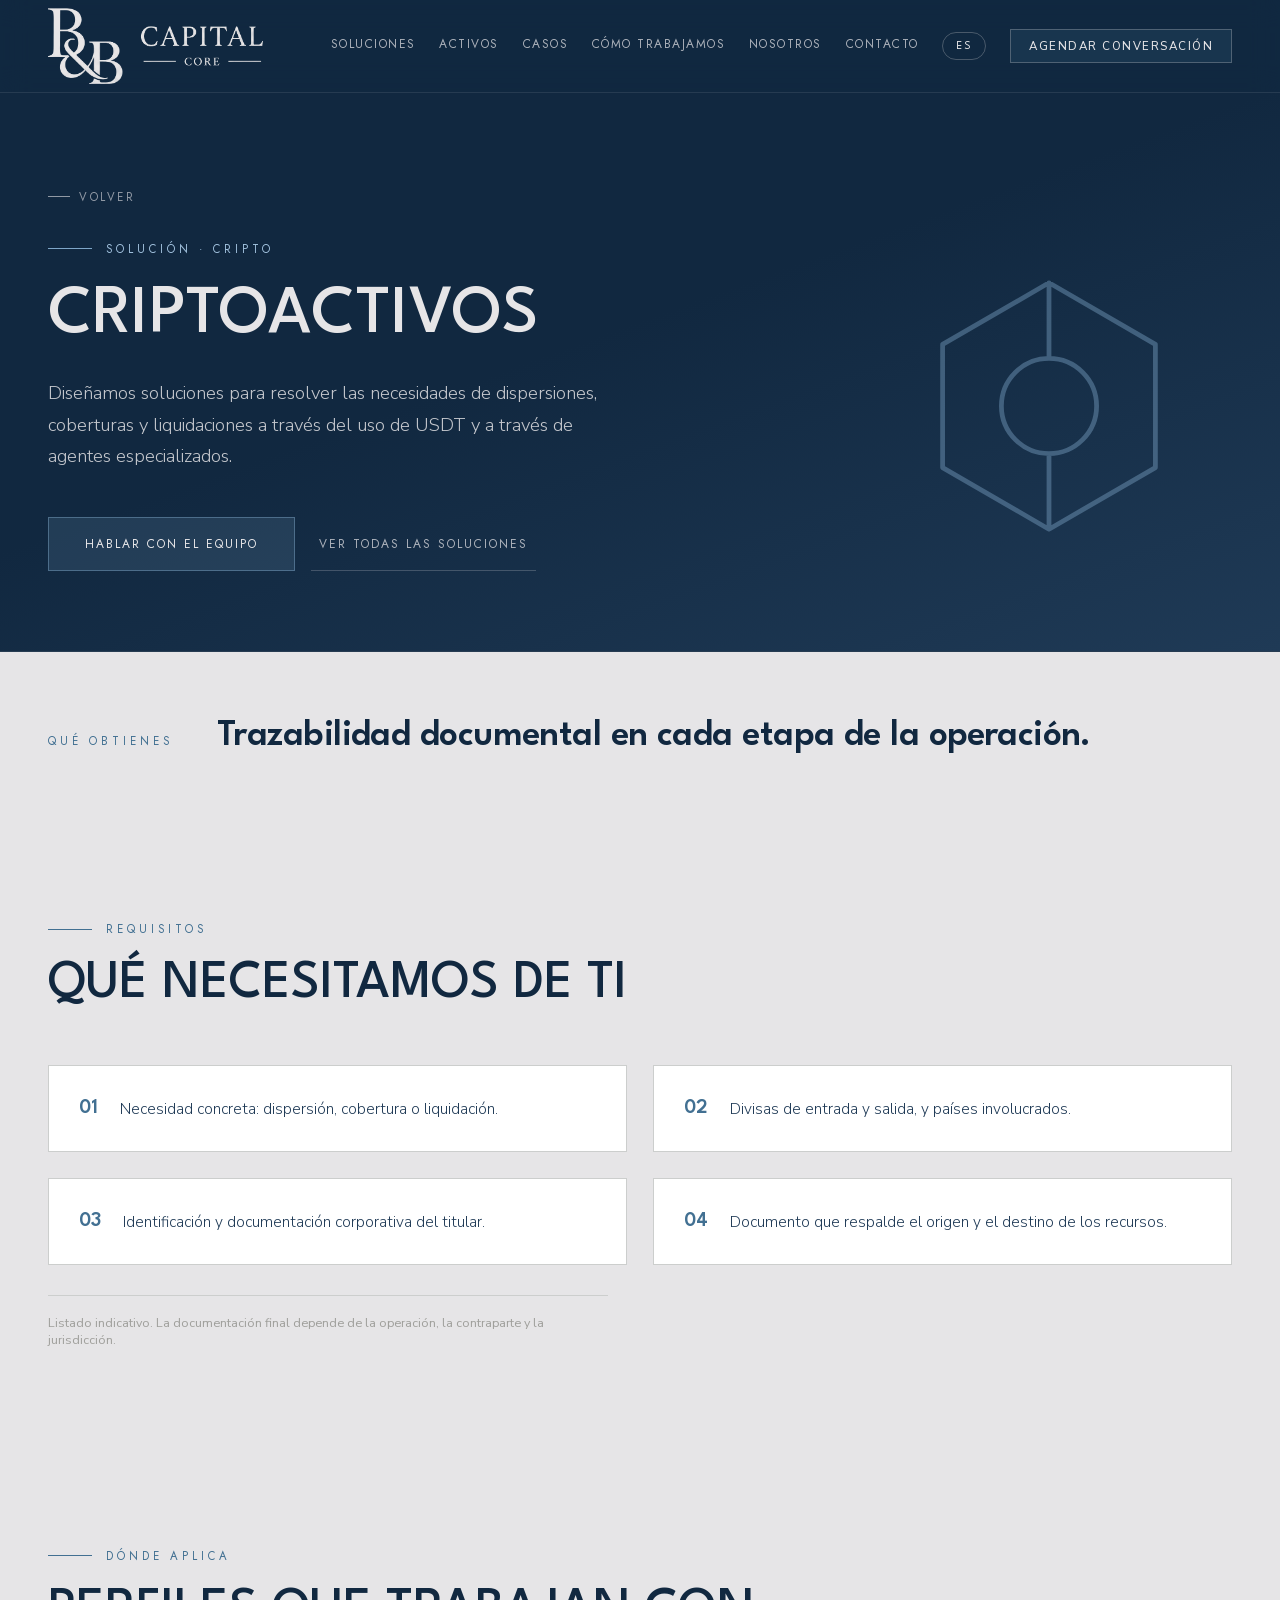
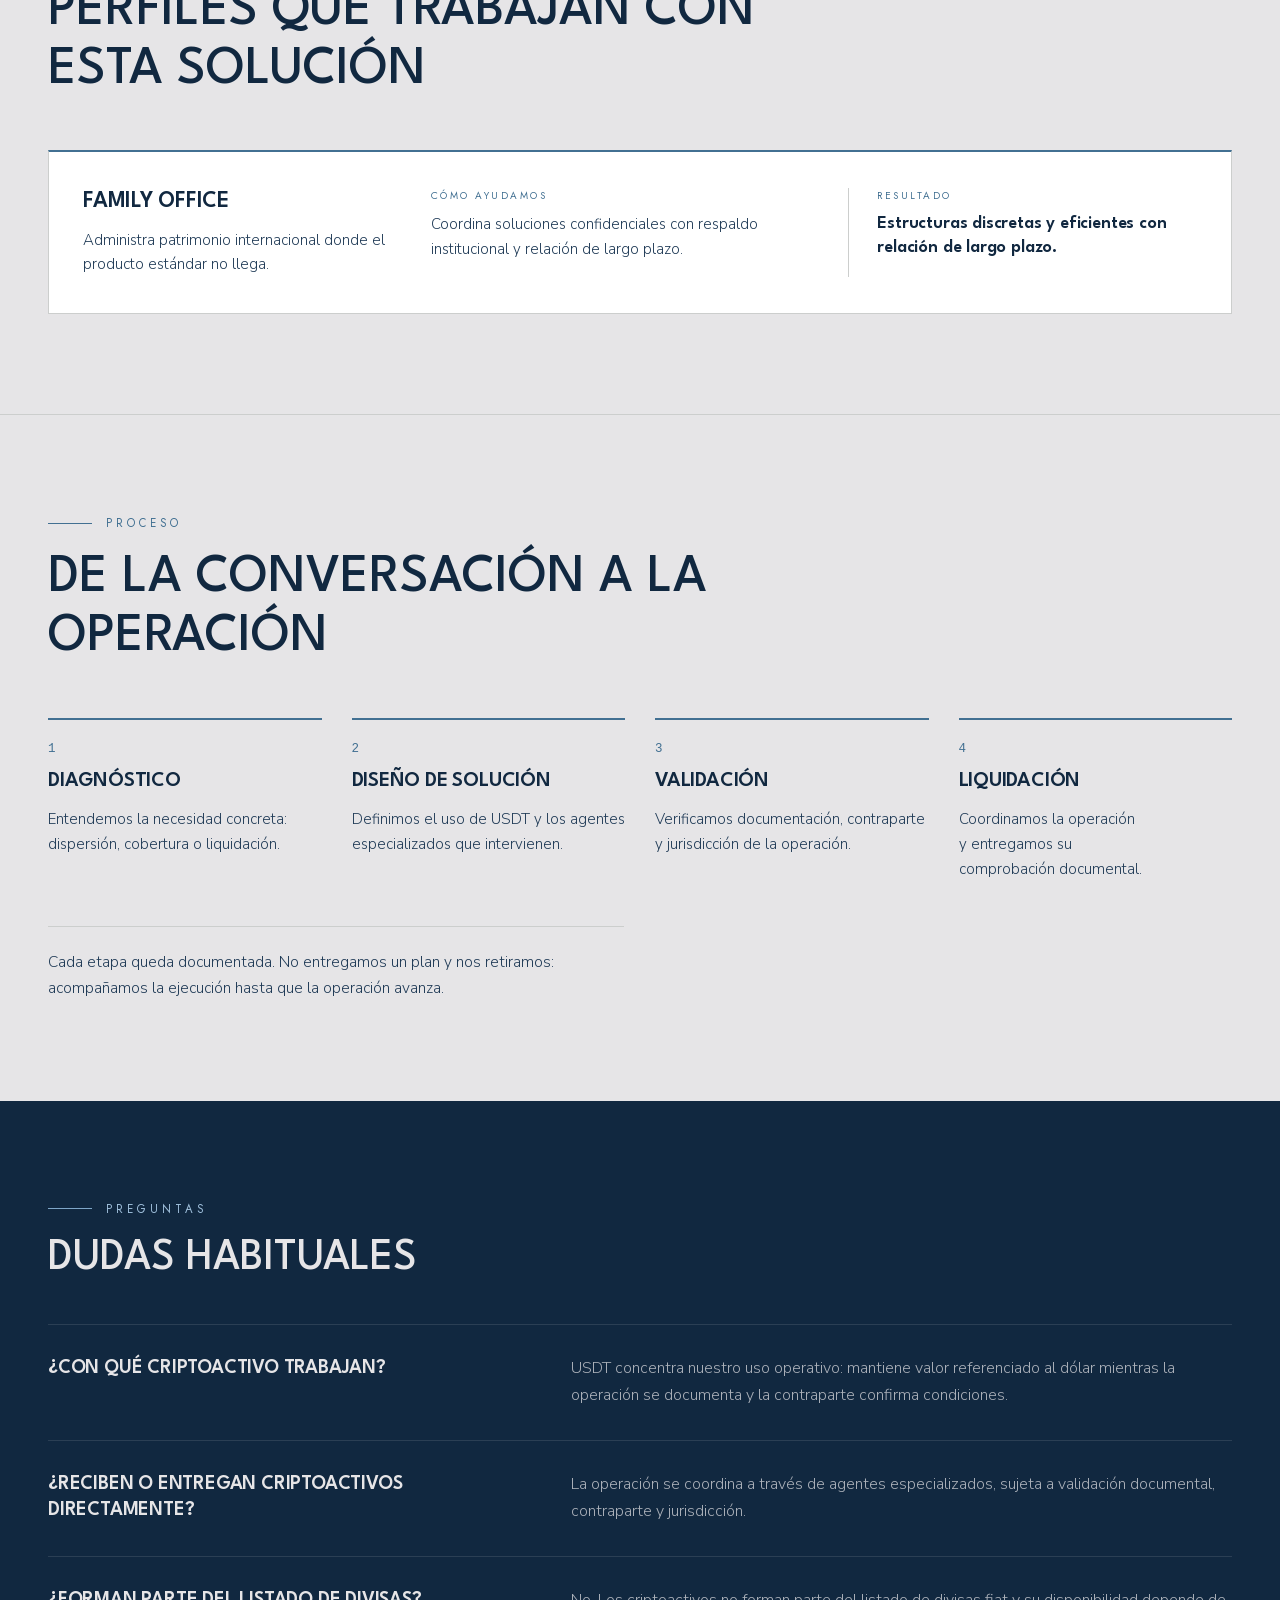
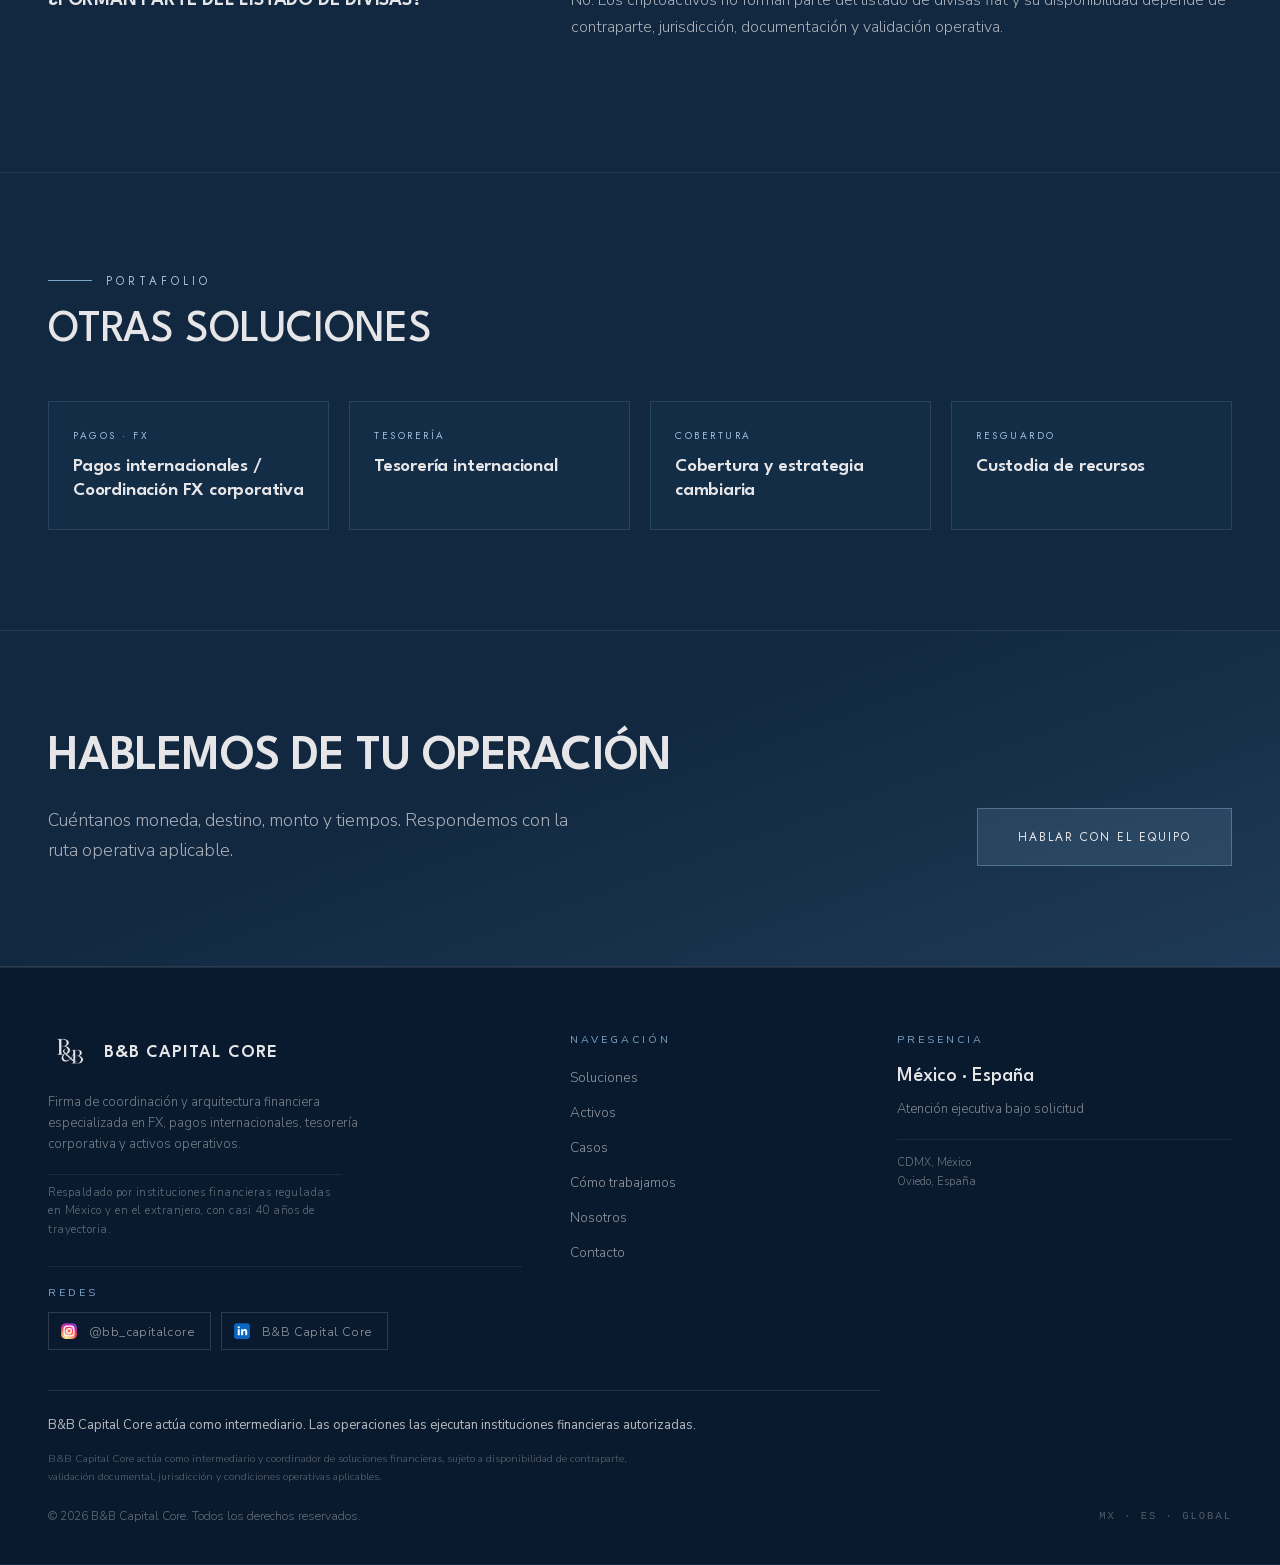
<file: soluciones/criptoactivos/index.html>
<!DOCTYPE html>
<html lang="es">
<head>
<meta charset="utf-8">
<meta name="viewport" content="width=device-width, initial-scale=1">
<!-- Google tag (gtag.js) -->
<script async src="https://www.googletagmanager.com/gtag/js?id=G-EKGG61CCGS"></script>
<script>
  window.dataLayer = window.dataLayer || [];
  function gtag(){dataLayer.push(arguments);}
  gtag('js', new Date());
  gtag('config', 'G-EKGG61CCGS');
</script>
<title>Criptoactivos: dispersiones, coberturas y liquidaciones con USDT | B&amp;B Capital Core</title>
<meta name="description" content="Soluciones para dispersiones, coberturas y liquidaciones mediante USDT y agentes especializados, con validación documental.">
<link rel="canonical" href="https://bbcapitalcore.com/soluciones/criptoactivos/">
<link rel="alternate" hreflang="es" href="https://bbcapitalcore.com/soluciones/criptoactivos/">
<link rel="alternate" hreflang="en" href="https://bbcapitalcore.com/en/solutions/crypto-assets/">
<link rel="alternate" hreflang="x-default" href="https://bbcapitalcore.com/soluciones/criptoactivos/">
<meta property="og:type" content="website">
<meta property="og:site_name" content="B&amp;B Capital Core">
<meta property="og:locale" content="es_MX">
<meta property="og:title" content="Criptoactivos: dispersiones, coberturas y liquidaciones con USDT | B&amp;B Capital Core">
<meta property="og:description" content="Soluciones para dispersiones, coberturas y liquidaciones mediante USDT y agentes especializados, con validación documental.">
<meta property="og:url" content="https://bbcapitalcore.com/soluciones/criptoactivos/">
<meta property="og:image" content="https://bbcapitalcore.com/assets/og-card.png">
<meta property="og:image:width" content="1200">
<meta property="og:image:height" content="630">
<meta property="og:image:alt" content="B&amp;B Capital Core">
<meta name="twitter:image" content="https://bbcapitalcore.com/assets/og-card.png">
<meta name="twitter:card" content="summary_large_image">
<meta name="robots" content="index,follow,max-image-preview:large">
<meta name="theme-color" content="#112840">
<link rel="icon" href="../../assets/monograma-tinta.webp" type="image/webp">
<link rel="stylesheet" href="../../fonts.css">
<link rel="stylesheet" href="../../design.css">
<link rel="stylesheet" href="../../hover.css">
<link rel="stylesheet" href="../../static.css">
<script type="application/ld+json">{"@context":"https://schema.org","@type":"FinancialService","@id":"https://bbcapitalcore.com/#org","name":"B&B Capital Core","url":"https://bbcapitalcore.com/","description":"Firma de coordinación y arquitectura financiera: pagos internacionales, coordinación FX corporativa, tesorería y liquidez para empresas que operan entre países. México y España.","email":"comunicacion@bbcapitalcore.com","sameAs":["https://www.linkedin.com/company/b-b-capital-core/","https://www.instagram.com/bb_capitalcore/"],"areaServed":["MX","ES"],"location":[{"@type":"Place","name":"CDMX, México","address":{"@type":"PostalAddress","addressLocality":"Ciudad de México","addressCountry":"MX"}},{"@type":"Place","name":"Oviedo, España","address":{"@type":"PostalAddress","addressLocality":"Oviedo","addressCountry":"ES"}}]}</script>
<script type="application/ld+json">{"@context":"https://schema.org","@type":"Service","name":"Criptoactivos","description":"Diseñamos soluciones para resolver las necesidades de dispersiones, coberturas y liquidaciones a través del uso de USDT y a través de agentes especializados.","serviceType":"Cripto","provider":{"@id":"https://bbcapitalcore.com/#org"},"areaServed":["MX","ES"],"url":"https://bbcapitalcore.com/soluciones/criptoactivos/"}</script>
<script type="application/ld+json">{"@context":"https://schema.org","@type":"BreadcrumbList","itemListElement":[{"@type":"ListItem","position":1,"name":"Inicio","item":"https://bbcapitalcore.com/"},{"@type":"ListItem","position":2,"name":"Soluciones","item":"https://bbcapitalcore.com/#soluciones"},{"@type":"ListItem","position":3,"name":"Criptoactivos","item":"https://bbcapitalcore.com/soluciones/criptoactivos/"}]}</script>
<script type="application/ld+json">{"@context":"https://schema.org","@type":"FAQPage","mainEntity":[{"@type":"Question","name":"¿Con qué criptoactivo trabajan?","acceptedAnswer":{"@type":"Answer","text":"USDT concentra nuestro uso operativo: mantiene valor referenciado al dólar mientras la operación se documenta y la contraparte confirma condiciones."}},{"@type":"Question","name":"¿Reciben o entregan criptoactivos directamente?","acceptedAnswer":{"@type":"Answer","text":"La operación se coordina a través de agentes especializados, sujeta a validación documental, contraparte y jurisdicción."}},{"@type":"Question","name":"¿Forman parte del listado de divisas?","acceptedAnswer":{"@type":"Answer","text":"No. Los criptoactivos no forman parte del listado de divisas fiat y su disponibilidad depende de contraparte, jurisdicción, documentación y validación operativa."}}]}</script>
</head>
<body style="margin:0;background:#112840">

<div style="font-family:'Nunito Sans',sans-serif;color:#E6E5E7;background:#112840">

  <!-- NAV -->
  <header data-screen-label="Nav" class="bb-header" style="view-transition-name:bb-header;position:sticky;top:0;z-index:50;display:flex;align-items:center;justify-content:space-between;padding:8px 48px;background:rgba(17,40,64,0.88);backdrop-filter:blur(14px);border-bottom:1px solid rgba(230,229,231,0.10)">
    <a href="../../index.html#inicio" style="display:flex;align-items:center;gap:11px;text-decoration:none;color:#E6E5E7">
      
      <img src="../../assets/logo-horizontal.webp" alt="B&amp;B Capital Core" class="bb-brandname" style="height:76px;width:auto;aspect-ratio:716/253;object-fit:contain;display:block">
    </a>
    <nav class="bb-nav" style="display:flex;align-items:center;gap:clamp(13px,1.85vw,30px)">
      <a class="bbs1eupixv" href="../../index.html#soluciones" data-navlink="soluciones" style="color:rgba(230,229,231,0.72);text-decoration:none;font-family:'Jost',sans-serif;font-size:12px;letter-spacing:1.5px;text-transform:uppercase;white-space:nowrap;border-bottom:1px solid transparent;padding-bottom:3px;transition:color 0.2s ease,border-color 0.2s ease">Soluciones</a>
      <a class="bbs1eupixv" href="../../index.html#divisas" data-navlink="divisas" style="color:rgba(230,229,231,0.72);text-decoration:none;font-family:'Jost',sans-serif;font-size:12px;letter-spacing:1.5px;text-transform:uppercase;white-space:nowrap;border-bottom:1px solid transparent;padding-bottom:3px;transition:color 0.2s ease,border-color 0.2s ease">Activos</a>
      <a class="bbs1eupixv" href="../../index.html#casos" data-navlink="casos" style="color:rgba(230,229,231,0.72);text-decoration:none;font-family:'Jost',sans-serif;font-size:12px;letter-spacing:1.5px;text-transform:uppercase;white-space:nowrap;border-bottom:1px solid transparent;padding-bottom:3px;transition:color 0.2s ease,border-color 0.2s ease">Casos</a>
      <a class="bbs1eupixv" href="../../index.html#proceso" data-navlink="proceso" style="color:rgba(230,229,231,0.72);text-decoration:none;font-family:'Jost',sans-serif;font-size:12px;letter-spacing:1.5px;text-transform:uppercase;white-space:nowrap;border-bottom:1px solid transparent;padding-bottom:3px;transition:color 0.2s ease,border-color 0.2s ease">Cómo trabajamos</a>
      <a class="bbs1eupixv" href="../../index.html#confianza" data-navlink="confianza" style="color:rgba(230,229,231,0.72);text-decoration:none;font-family:'Jost',sans-serif;font-size:12px;letter-spacing:1.5px;text-transform:uppercase;white-space:nowrap;border-bottom:1px solid transparent;padding-bottom:3px;transition:color 0.2s ease,border-color 0.2s ease">Nosotros</a>
      <a class="bbs1eupixv" href="../../index.html#contacto" data-navlink="contacto" style="color:rgba(230,229,231,0.72);text-decoration:none;font-family:'Jost',sans-serif;font-size:12px;letter-spacing:1.5px;text-transform:uppercase;white-space:nowrap;border-bottom:1px solid transparent;padding-bottom:3px;transition:color 0.2s ease,border-color 0.2s ease">Contacto</a>
      <button class="bbs8rjwir" aria-label="Cambiar idioma" style="background:none;border:1px solid rgba(204,206,205,0.3);border-radius:999px;color:#E6E5E7;padding:8px 13px;font-family:'League Spartan',sans-serif;font-size:11px;letter-spacing:1.5px;cursor:pointer;transition:all 0.2s ease" data-lang-swap="../../en/solutions/crypto-assets/index.html">ES</button>
      <a class="bbs1rt44n0" href="../../index.html#contacto" style="background:rgba(66,112,146,0.18);color:#E6E5E7;text-decoration:none;padding:8px 18px;font-size:11.5px;letter-spacing:1.5px;text-transform:uppercase;font-weight:500;border:1px solid rgba(204,206,205,0.3);transition:all 0.2s ease">Agendar conversación</a>
    </nav>
    <button id="bb-burger" class="bb-burger" type="button" aria-label="Abrir menú" aria-expanded="false"><span></span><span></span><span></span></button>
    <div id="bb-prog"></div>
  </header>

  <div id="bb-mpanel" class="bb-mpanel">
      <a href="../../index.html#soluciones">Soluciones</a>
      <a href="../../index.html#divisas">Activos</a>
      <a href="../../index.html#casos">Casos</a>
      <a href="../../index.html#proceso">Cómo trabajamos</a>
      <a href="../../index.html#confianza">Nosotros</a>
      <a href="../../index.html#contacto">Contacto</a>
      <div class="bb-mpanel-foot">
        <a href="../../index.html#contacto" style="display:inline-flex;align-items:center;justify-content:center;gap:12px;background:linear-gradient(120deg,#1F3A56,#427092);color:#FFFFFF;text-decoration:none;padding:17px 30px;font-size:12px;letter-spacing:2.5px;text-transform:uppercase;font-weight:500;border:1px solid rgba(204,206,205,0.34);font-family:'League Spartan',sans-serif;opacity:1;transform:none;border-bottom:1px solid rgba(204,206,205,0.34)">Agendar conversación</a>
        <span style="font-size:9px;letter-spacing:3.4px;text-transform:uppercase;color:rgba(230,229,231,0.4)">B&amp;B Capital Core · Financial Firm</span>
      </div>
  </div>

  

  <template id="__bundler_thumbnail" data-bg-color="#112840">
    <svg viewBox="0 0 1200 800" xmlns="http://www.w3.org/2000/svg">
      <rect width="1200" height="800" fill="#112840"></rect>
      <text x="600" y="430" text-anchor="middle" font-family="Georgia,serif" font-size="200" font-weight="600" fill="#E6E5E7" letter-spacing="8">B&amp;B</text>
      <rect x="440" y="500" width="320" height="2" fill="#7EA6C8"></rect>
      <text x="600" y="566" text-anchor="middle" font-family="Georgia,serif" font-size="44" fill="#9FBFDB" letter-spacing="14">CAPITAL CORE</text>
    </svg>
  </template>

  
  <!-- VISTA DE SERVICIO -->
  <section data-screen-label="Servicio · Hero" style="position:relative;overflow:hidden;border-bottom:1px solid rgba(230,229,231,0.10);background:linear-gradient(160deg,#112840 45%,#1F3A56)">
    <div class="bb-shell" style="max-width:1280px;margin:0 auto;padding:88px 48px 80px">
      <a class="bbs1q2c8zf" href="../../index.html#soluciones" style="display:inline-flex;align-items:center;gap:9px;color:rgba(230,229,231,0.6);text-decoration:none;font-family:'Jost',sans-serif;font-size:11.5px;letter-spacing:2.5px;text-transform:uppercase;margin-bottom:36px;transition:color .2s ease">
        <span aria-hidden="true" style="display:block;width:22px;height:1px;background:currentColor"></span>Volver
      </a>
      <div class="bb-svc-hero" style="display:grid;grid-template-columns:minmax(0,1.35fr) minmax(0,0.65fr);gap:56px;align-items:center">
        <div style="min-width:0">
          <div style="display:flex;align-items:center;gap:14px;margin-bottom:22px">
            <span aria-hidden="true" style="display:block;width:44px;height:1px;background:#7EA6C8"></span>
            <span style="font-family:'Jost',sans-serif;font-size:11.5px;letter-spacing:4px;text-transform:uppercase;color:#9FBFDB;white-space:nowrap">Solución · Cripto</span>
          </div>
          <h1 style="font-family:'League Spartan',sans-serif;font-weight:500;letter-spacing:0.01em;font-size:clamp(38px,5.4vw,80px);line-height:1.06;margin:0 0 26px;max-width:20ch;text-wrap:pretty">Criptoactivos</h1>
          <p style="font-size:18.5px;font-weight:300;line-height:1.72;color:rgba(230,229,231,0.84);margin:0;max-width:52ch;text-wrap:pretty">Diseñamos soluciones para resolver las necesidades de dispersiones, coberturas y liquidaciones a través del uso de USDT y a través de agentes especializados.</p>
          
          <div style="display:flex;flex-wrap:wrap;gap:16px;margin-top:44px">
            <a class="bbs4msfry" href="../../index.html#contacto" style="display:inline-flex;align-items:center;gap:12px;background:rgba(126,166,200,0.16);color:#E6E5E7;text-decoration:none;padding:17px 36px;font-family:'Jost',sans-serif;font-size:12px;letter-spacing:2px;text-transform:uppercase;border:1px solid rgba(126,166,200,0.45);white-space:nowrap;transition:background .2s ease,border-color .2s ease,color .2s ease">Hablar con el equipo</a>
            <a class="bbs191iaar" href="../../index.html#soluciones" style="display:inline-flex;align-items:center;gap:12px;color:rgba(230,229,231,0.72);text-decoration:none;padding:17px 8px;font-family:'Jost',sans-serif;font-size:12px;letter-spacing:2px;text-transform:uppercase;border-bottom:1px solid rgba(230,229,231,0.22);white-space:nowrap;transition:color .2s ease,border-color .2s ease">Ver todas las soluciones</a>
          </div>
        </div>
        <div class="bb-svc-icon" aria-hidden="true" style="display:flex;justify-content:center;align-items:center;min-width:0">
          <svg viewBox="2 2 20 20" style="width:100%;max-width:280px;height:auto;fill:none;stroke:#7EA6C8;stroke-width:0.34;stroke-linecap:round;stroke-linejoin:round;opacity:0.42">
            <path d="M12 3.2 L19.6 7.6 V16.4 L12 20.8 L4.4 16.4 V7.6 Z M8.6 12 a3.4 3.4 0 1 0 6.8 0 a3.4 3.4 0 1 0 -6.8 0 M12 3.2 V8.6 M12 15.4 V20.8"></path>
          </svg>
        </div>
      </div>
    </div>
  </section>

  <section data-screen-label="Servicio · Beneficio" style="background:#E6E5E7;color:#112840">
    <div class="bb-shell" style="max-width:1280px;margin:0 auto;padding:62px 48px;display:flex;align-items:baseline;gap:44px;flex-wrap:wrap">
      <span style="font-family:'Jost',sans-serif;font-size:11.5px;letter-spacing:4px;text-transform:uppercase;color:#427092;white-space:nowrap">Qué obtienes</span>
      <p style="font-family:'League Spartan',sans-serif;font-weight:600;letter-spacing:-0.015em;font-size:clamp(22px,2.9vw,42px);line-height:1.22;margin:0;color:#112840;flex:1 1 420px;text-wrap:pretty">Trazabilidad documental en cada etapa de la operación.</p>
    </div>
  </section>

  
  <section data-screen-label="Servicio · Requisitos" style="background:#E6E5E7;color:#112840">
    <div class="bb-shell" style="max-width:1280px;margin:0 auto;padding:100px 48px">
      <div style="display:flex;align-items:center;gap:14px;margin-bottom:18px">
        <span aria-hidden="true" style="display:block;width:44px;height:1px;background:#427092"></span>
        <span style="font-family:'Jost',sans-serif;font-size:11.5px;letter-spacing:4px;text-transform:uppercase;color:#427092;white-space:nowrap">Requisitos</span>
      </div>
      <h2 style="font-family:'League Spartan',sans-serif;font-weight:500;font-size:clamp(32px,4.2vw,54px);line-height:1.1;margin:0 0 50px;max-width:22ch;color:#112840">Qué necesitamos de ti</h2>
      <div style="display:grid;grid-template-columns:repeat(2,minmax(0,1fr));gap:26px">
        
          <div style="display:flex;gap:22px;align-items:flex-start;padding:30px 30px;background:#FFFFFF;border:1px solid #CCCECD;min-width:0">
            <span style="font-family:'League Spartan',sans-serif;font-weight:600;font-size:20px;color:#427092;flex:none;line-height:1.2">01</span>
            <span style="font-size:15.5px;font-weight:300;line-height:1.62;color:#1F3A56;text-wrap:pretty">Necesidad concreta: dispersión, cobertura o liquidación.</span>
          </div>
        
          <div style="display:flex;gap:22px;align-items:flex-start;padding:30px 30px;background:#FFFFFF;border:1px solid #CCCECD;min-width:0">
            <span style="font-family:'League Spartan',sans-serif;font-weight:600;font-size:20px;color:#427092;flex:none;line-height:1.2">02</span>
            <span style="font-size:15.5px;font-weight:300;line-height:1.62;color:#1F3A56;text-wrap:pretty">Divisas de entrada y salida, y países involucrados.</span>
          </div>
        
          <div style="display:flex;gap:22px;align-items:flex-start;padding:30px 30px;background:#FFFFFF;border:1px solid #CCCECD;min-width:0">
            <span style="font-family:'League Spartan',sans-serif;font-weight:600;font-size:20px;color:#427092;flex:none;line-height:1.2">03</span>
            <span style="font-size:15.5px;font-weight:300;line-height:1.62;color:#1F3A56;text-wrap:pretty">Identificación y documentación corporativa del titular.</span>
          </div>
        
          <div style="display:flex;gap:22px;align-items:flex-start;padding:30px 30px;background:#FFFFFF;border:1px solid #CCCECD;min-width:0">
            <span style="font-family:'League Spartan',sans-serif;font-weight:600;font-size:20px;color:#427092;flex:none;line-height:1.2">04</span>
            <span style="font-size:15.5px;font-weight:300;line-height:1.62;color:#1F3A56;text-wrap:pretty">Documento que respalde el origen y el destino de los recursos.</span>
          </div>
        
      </div>
      <p style="font-size:12.5px;color:#9F9F9B;margin:30px 0 0;padding-top:18px;border-top:1px solid #CCCECD;max-width:70ch">Listado indicativo. La documentación final depende de la operación, la contraparte y la jurisdicción.</p>
    </div>
  </section>
  

  
  <section data-screen-label="Servicio · Casos" style="background:#E6E5E7;color:#112840">
    <div class="bb-shell" style="max-width:1280px;margin:0 auto;padding:100px 48px">
      <div style="display:flex;align-items:center;gap:14px;margin-bottom:18px">
        <span aria-hidden="true" style="display:block;width:44px;height:1px;background:#427092"></span>
        <span style="font-family:'Jost',sans-serif;font-size:11.5px;letter-spacing:4px;text-transform:uppercase;color:#427092;white-space:nowrap">Dónde aplica</span>
      </div>
      <h2 style="font-family:'League Spartan',sans-serif;font-weight:500;font-size:clamp(32px,4.2vw,54px);line-height:1.1;margin:0 0 50px;max-width:24ch;color:#112840">Perfiles que trabajan con esta solución</h2>
      <div style="display:flex;flex-direction:column;gap:22px">
        
          <div class="bb-svc-case" style="display:grid;grid-template-columns:minmax(0,0.9fr) minmax(0,1.1fr) minmax(0,1fr);gap:34px;padding:36px 34px;background:#FFFFFF;border:1px solid #CCCECD;border-top:2px solid #427092">
            <div style="display:flex;flex-direction:column;gap:12px;min-width:0">
              <h3 style="font-family:'League Spartan',sans-serif;font-weight:600;font-size:23px;letter-spacing:-0.01em;line-height:1.2;margin:0;color:#112840">Family office</h3>
              <p style="font-size:15px;font-weight:300;line-height:1.65;color:#1F3A56;margin:0;text-wrap:pretty">Administra patrimonio internacional donde el producto estándar no llega.</p>
            </div>
            <div style="display:flex;flex-direction:column;gap:9px;min-width:0">
              <span style="font-family:'Jost',sans-serif;font-size:10px;letter-spacing:2.5px;text-transform:uppercase;color:#427092">Cómo ayudamos</span>
              <p style="font-size:15px;font-weight:300;line-height:1.65;color:#1F3A56;margin:0;text-wrap:pretty">Coordina soluciones confidenciales con respaldo institucional y relación de largo plazo.</p>
            </div>
            <div style="display:flex;flex-direction:column;gap:9px;min-width:0;padding-left:28px;border-left:1px solid #CCCECD">
              <span style="font-family:'Jost',sans-serif;font-size:10px;letter-spacing:2.5px;text-transform:uppercase;color:#427092">Resultado</span>
              <p style="font-family:'League Spartan',sans-serif;font-weight:600;font-size:18px;line-height:1.35;letter-spacing:-0.01em;color:#112840;margin:0;text-wrap:pretty">Estructuras discretas y eficientes con relación de largo plazo.</p>
            </div>
          </div>
        
      </div>
    </div>
  </section>
  

  
  <section data-screen-label="Servicio · Proceso" style="background:#E6E5E7;color:#112840;border-top:1px solid #CCCECD">
    <div class="bb-shell" style="max-width:1280px;margin:0 auto;padding:100px 48px">
      <div style="display:flex;align-items:center;gap:14px;margin-bottom:18px">
        <span aria-hidden="true" style="display:block;width:44px;height:1px;background:#427092"></span>
        <span style="font-family:'Jost',sans-serif;font-size:11.5px;letter-spacing:4px;text-transform:uppercase;color:#427092;white-space:nowrap">Proceso</span>
      </div>
      <h2 style="font-family:'League Spartan',sans-serif;font-weight:500;font-size:clamp(32px,4.2vw,54px);line-height:1.1;margin:0 0 50px;max-width:24ch;color:#112840">De la conversación a la operación</h2>
      <div class="bb-svc-proc" style="display:grid;grid-template-columns:repeat(4,minmax(0,1fr));gap:30px">
        
          <div style="display:flex;flex-direction:column;gap:13px;min-width:0;padding-top:22px;border-top:2px solid #427092">
            <span style="font-family:ui-monospace,monospace;font-size:12.5px;letter-spacing:2px;color:#427092">1</span>
            <h3 style="font-family:'League Spartan',sans-serif;font-weight:600;font-size:21px;letter-spacing:-0.01em;line-height:1.22;margin:0;color:#112840;text-wrap:pretty">Diagnóstico</h3>
            <p style="font-size:15px;font-weight:300;line-height:1.66;color:#1F3A56;margin:0;text-wrap:pretty">Entendemos la necesidad concreta: dispersión, cobertura o liquidación.</p>
          </div>
        
          <div style="display:flex;flex-direction:column;gap:13px;min-width:0;padding-top:22px;border-top:2px solid #427092">
            <span style="font-family:ui-monospace,monospace;font-size:12.5px;letter-spacing:2px;color:#427092">2</span>
            <h3 style="font-family:'League Spartan',sans-serif;font-weight:600;font-size:21px;letter-spacing:-0.01em;line-height:1.22;margin:0;color:#112840;text-wrap:pretty">Diseño de solución</h3>
            <p style="font-size:15px;font-weight:300;line-height:1.66;color:#1F3A56;margin:0;text-wrap:pretty">Definimos el uso de USDT y los agentes especializados que intervienen.</p>
          </div>
        
          <div style="display:flex;flex-direction:column;gap:13px;min-width:0;padding-top:22px;border-top:2px solid #427092">
            <span style="font-family:ui-monospace,monospace;font-size:12.5px;letter-spacing:2px;color:#427092">3</span>
            <h3 style="font-family:'League Spartan',sans-serif;font-weight:600;font-size:21px;letter-spacing:-0.01em;line-height:1.22;margin:0;color:#112840;text-wrap:pretty">Validación</h3>
            <p style="font-size:15px;font-weight:300;line-height:1.66;color:#1F3A56;margin:0;text-wrap:pretty">Verificamos documentación, contraparte y jurisdicción de la operación.</p>
          </div>
        
          <div style="display:flex;flex-direction:column;gap:13px;min-width:0;padding-top:22px;border-top:2px solid #427092">
            <span style="font-family:ui-monospace,monospace;font-size:12.5px;letter-spacing:2px;color:#427092">4</span>
            <h3 style="font-family:'League Spartan',sans-serif;font-weight:600;font-size:21px;letter-spacing:-0.01em;line-height:1.22;margin:0;color:#112840;text-wrap:pretty">Liquidación</h3>
            <p style="font-size:15px;font-weight:300;line-height:1.66;color:#1F3A56;margin:0;text-wrap:pretty">Coordinamos la operación y entregamos su comprobación documental.</p>
          </div>
        
      </div>
      <p style="font-size:15.5px;font-weight:300;line-height:1.68;color:#1F3A56;margin:44px 0 0;padding-top:22px;border-top:1px solid #CCCECD;max-width:64ch;text-wrap:pretty">Cada etapa queda documentada. No entregamos un plan y nos retiramos: acompañamos la ejecución hasta que la operación avanza.</p>
    </div>
  </section>
  

  
  <section data-screen-label="Servicio · Dudas" style="border-bottom:1px solid rgba(230,229,231,0.10)">
    <div class="bb-shell" style="max-width:1280px;margin:0 auto;padding:100px 48px">
      <div style="display:flex;align-items:center;gap:14px;margin-bottom:18px">
        <span aria-hidden="true" style="display:block;width:44px;height:1px;background:#7EA6C8"></span>
        <span style="font-family:'Jost',sans-serif;font-size:11.5px;letter-spacing:4px;text-transform:uppercase;color:#9FBFDB;white-space:nowrap">Preguntas</span>
      </div>
      <h2 style="font-family:'League Spartan',sans-serif;font-weight:500;font-size:clamp(28px,3.4vw,46px);line-height:1.12;margin:0 0 40px">Dudas habituales</h2>
      <div style="display:flex;flex-direction:column">
        
          <div class="bb-svc-faq" style="display:grid;grid-template-columns:minmax(0,0.85fr) minmax(0,1.15fr);gap:34px;padding:30px 0;border-top:1px solid rgba(230,229,231,0.12)">
            <h3 style="font-family:'League Spartan',sans-serif;font-weight:600;font-size:20px;letter-spacing:-0.01em;line-height:1.3;margin:0;color:#E6E5E7;text-wrap:pretty">¿Con qué criptoactivo trabajan?</h3>
            <p style="font-size:16px;font-weight:300;line-height:1.72;color:rgba(230,229,231,0.72);margin:0;text-wrap:pretty">USDT concentra nuestro uso operativo: mantiene valor referenciado al dólar mientras la operación se documenta y la contraparte confirma condiciones.</p>
          </div>
        
          <div class="bb-svc-faq" style="display:grid;grid-template-columns:minmax(0,0.85fr) minmax(0,1.15fr);gap:34px;padding:30px 0;border-top:1px solid rgba(230,229,231,0.12)">
            <h3 style="font-family:'League Spartan',sans-serif;font-weight:600;font-size:20px;letter-spacing:-0.01em;line-height:1.3;margin:0;color:#E6E5E7;text-wrap:pretty">¿Reciben o entregan criptoactivos directamente?</h3>
            <p style="font-size:16px;font-weight:300;line-height:1.72;color:rgba(230,229,231,0.72);margin:0;text-wrap:pretty">La operación se coordina a través de agentes especializados, sujeta a validación documental, contraparte y jurisdicción.</p>
          </div>
        
          <div class="bb-svc-faq" style="display:grid;grid-template-columns:minmax(0,0.85fr) minmax(0,1.15fr);gap:34px;padding:30px 0;border-top:1px solid rgba(230,229,231,0.12)">
            <h3 style="font-family:'League Spartan',sans-serif;font-weight:600;font-size:20px;letter-spacing:-0.01em;line-height:1.3;margin:0;color:#E6E5E7;text-wrap:pretty">¿Forman parte del listado de divisas?</h3>
            <p style="font-size:16px;font-weight:300;line-height:1.72;color:rgba(230,229,231,0.72);margin:0;text-wrap:pretty">No. Los criptoactivos no forman parte del listado de divisas fiat y su disponibilidad depende de contraparte, jurisdicción, documentación y validación operativa.</p>
          </div>
        
      </div>
    </div>
  </section>
  

  <section data-screen-label="Servicio · Portafolio" style="border-bottom:1px solid rgba(230,229,231,0.10)">
    <div class="bb-shell" style="max-width:1280px;margin:0 auto;padding:100px 48px">
      <div style="display:flex;align-items:center;gap:14px;margin-bottom:18px">
        <span aria-hidden="true" style="display:block;width:44px;height:1px;background:#7EA6C8"></span>
        <span style="font-family:'Jost',sans-serif;font-size:11.5px;letter-spacing:4px;text-transform:uppercase;color:#9FBFDB;white-space:nowrap">Portafolio</span>
      </div>
      <h2 style="font-family:'League Spartan',sans-serif;font-weight:500;font-size:clamp(28px,3.4vw,46px);line-height:1.12;margin:0 0 46px">Otras soluciones</h2>
      <div class="bb-svc-4" style="display:grid;grid-template-columns:repeat(4,minmax(0,1fr));gap:20px">
        
          <a class="bbsijrczq" href="../pagos-internacionales-fx/index.html" style="display:flex;flex-direction:column;gap:12px;padding:26px 24px;background:rgba(31,58,86,0.28);border:1px solid rgba(126,166,200,0.18);text-decoration:none;color:#E6E5E7;min-width:0;transition:background .22s ease,border-color .22s ease,transform .26s cubic-bezier(.2,.7,.2,1)">
            <span style="font-family:'Jost',sans-serif;font-size:10px;letter-spacing:2.5px;text-transform:uppercase;color:#9FBFDB">Pagos · FX</span>
            <span style="font-family:'League Spartan',sans-serif;font-weight:600;font-size:19px;letter-spacing:-0.01em;line-height:1.25;text-wrap:pretty">Pagos internacionales / Coordinación FX corporativa</span>
          </a>
        
          <a class="bbsijrczq" href="../tesoreria-internacional/index.html" style="display:flex;flex-direction:column;gap:12px;padding:26px 24px;background:rgba(31,58,86,0.28);border:1px solid rgba(126,166,200,0.18);text-decoration:none;color:#E6E5E7;min-width:0;transition:background .22s ease,border-color .22s ease,transform .26s cubic-bezier(.2,.7,.2,1)">
            <span style="font-family:'Jost',sans-serif;font-size:10px;letter-spacing:2.5px;text-transform:uppercase;color:#9FBFDB">Tesorería</span>
            <span style="font-family:'League Spartan',sans-serif;font-weight:600;font-size:19px;letter-spacing:-0.01em;line-height:1.25;text-wrap:pretty">Tesorería internacional</span>
          </a>
        
          <a class="bbsijrczq" href="../cobertura-estrategia-cambiaria/index.html" style="display:flex;flex-direction:column;gap:12px;padding:26px 24px;background:rgba(31,58,86,0.28);border:1px solid rgba(126,166,200,0.18);text-decoration:none;color:#E6E5E7;min-width:0;transition:background .22s ease,border-color .22s ease,transform .26s cubic-bezier(.2,.7,.2,1)">
            <span style="font-family:'Jost',sans-serif;font-size:10px;letter-spacing:2.5px;text-transform:uppercase;color:#9FBFDB">Cobertura</span>
            <span style="font-family:'League Spartan',sans-serif;font-weight:600;font-size:19px;letter-spacing:-0.01em;line-height:1.25;text-wrap:pretty">Cobertura y estrategia cambiaria</span>
          </a>
        
          <a class="bbsijrczq" href="../custodia-de-recursos/index.html" style="display:flex;flex-direction:column;gap:12px;padding:26px 24px;background:rgba(31,58,86,0.28);border:1px solid rgba(126,166,200,0.18);text-decoration:none;color:#E6E5E7;min-width:0;transition:background .22s ease,border-color .22s ease,transform .26s cubic-bezier(.2,.7,.2,1)">
            <span style="font-family:'Jost',sans-serif;font-size:10px;letter-spacing:2.5px;text-transform:uppercase;color:#9FBFDB">Resguardo</span>
            <span style="font-family:'League Spartan',sans-serif;font-weight:600;font-size:19px;letter-spacing:-0.01em;line-height:1.25;text-wrap:pretty">Custodia de recursos</span>
          </a>
        
      </div>
    </div>
  </section>

  <section data-screen-label="Servicio · Cierre" style="background:linear-gradient(160deg,#112840 40%,#1F3A56);border-bottom:1px solid rgba(230,229,231,0.10)">
    <div class="bb-shell" style="max-width:1280px;margin:0 auto;padding:100px 48px;display:flex;align-items:flex-end;justify-content:space-between;gap:48px;flex-wrap:wrap">
      <div style="flex:1 1 460px;min-width:0">
        <h2 style="font-family:'League Spartan',sans-serif;font-weight:600;letter-spacing:-0.015em;font-size:clamp(28px,3.8vw,50px);line-height:1.12;margin:0 0 20px">Hablemos de tu operación</h2>
        <p style="font-size:17.5px;font-weight:300;line-height:1.72;color:rgba(230,229,231,0.72);margin:0;max-width:48ch;text-wrap:pretty">Cuéntanos moneda, destino, monto y tiempos. Respondemos con la ruta operativa aplicable.</p>
      </div>
      <a class="bbs4msfry" href="../../index.html#contacto" style="display:inline-flex;align-items:center;gap:12px;background:rgba(126,166,200,0.16);color:#E6E5E7;text-decoration:none;padding:19px 40px;font-family:'Jost',sans-serif;font-size:12px;letter-spacing:2px;text-transform:uppercase;border:1px solid rgba(126,166,200,0.45);flex:none;white-space:nowrap;transition:background .2s ease,border-color .2s ease,color .2s ease">Hablar con el equipo</a>
    </div>
  </section>
  

  <!-- FOOTER -->
  <footer data-screen-label="Footer" style="background:#0A1A2E;border-top:1px solid rgba(230,229,231,0.10)">
    <div style="max-width:1280px;margin:0 auto;padding:64px 48px 40px;display:grid;grid-template-columns:1.7fr 1fr 1.2fr;gap:48px">
      <!-- Col 1 · Marca -->
      <div aria-hidden="true" style="position:absolute;left:-9999px;top:0;width:1px;height:1px;overflow:hidden;opacity:0;pointer-events:none">
        <img id="bb-logo-off" src="../../assets/monograma-claro.webp" alt="">
        <img id="bb-logo-ink" src="../../assets/monograma-tinta.webp" alt="">
      </div>
      <div style="display:flex;flex-direction:column;gap:18px">
        <div style="display:flex;align-items:center;gap:14px">
          <img src="../../assets/monograma-claro.webp" alt="Monograma B&amp;B" style="width:42px;height:42px;object-fit:contain">
          <span style="display:flex;flex-direction:column;gap:2px;line-height:1.2"><span style="font-family:'League Spartan',sans-serif;font-size:18px;letter-spacing:1px;font-weight:600">B&amp;B CAPITAL CORE</span></span>
        </div>
        <span style="font-size:13px;font-weight:300;color:rgba(230,229,231,0.5);max-width:42ch;line-height:1.65">Firma de coordinación y arquitectura financiera especializada en FX, pagos internacionales, tesorería corporativa y activos operativos.</span>
        <span style="font-size:11.5px;font-weight:300;letter-spacing:0.5px;color:rgba(230,229,231,0.4);max-width:42ch;line-height:1.6;padding-top:8px;border-top:1px solid rgba(230,229,231,0.08)">Respaldado por instituciones financieras reguladas en México y en el extranjero, con casi 40 años de trayectoria.</span>
        <div style="display:flex;flex-direction:column;gap:12px;margin-top:10px;padding-top:18px;border-top:1px solid rgba(230,229,231,0.08)">
          <span style="font-size:10.5px;letter-spacing:3px;text-transform:uppercase;color:#7EA6C8">Redes</span>
          <div style="display:flex;gap:10px;flex-wrap:wrap">
            <a class="bbs1i5slis" href="https://www.instagram.com/bb_capitalcore?igsh=OThrcmdvN3F4MjF2" target="_blank" rel="noopener" aria-label="Instagram" title="Instagram" style="display:inline-flex;align-items:center;gap:11px;padding:9px 16px 9px 11px;border:1px solid rgba(230,229,231,0.16);color:rgba(230,229,231,0.62);text-decoration:none;transition:all 0.25s ease">
              <svg width="18" height="18" viewBox="0 0 24 24" aria-hidden="true"><defs><radialGradient id="bbIgGrad" cx="30%" cy="107%" r="150%"><stop offset="0" stop-color="#FDF497"></stop><stop offset="0.05" stop-color="#FDF497"></stop><stop offset="0.45" stop-color="#FD5949"></stop><stop offset="0.6" stop-color="#D6249F"></stop><stop offset="0.9" stop-color="#285AEB"></stop></radialGradient></defs><rect x="1.5" y="1.5" width="21" height="21" rx="6" fill="url(#bbIgGrad)"></rect><rect x="5.5" y="5.5" width="13" height="13" rx="4" fill="none" stroke="#FFFFFF" stroke-width="1.7"></rect><circle cx="12" cy="12" r="3.1" fill="none" stroke="#FFFFFF" stroke-width="1.7"></circle><circle cx="16.1" cy="7.9" r="0.95" fill="#FFFFFF"></circle></svg>
              <span style="font-size:12.5px;font-weight:300;letter-spacing:0.4px">@bb_capitalcore</span>
            </a>
            <a class="bbs1i5slis" href="https://www.linkedin.com/company/b-b-capital-core/" target="_blank" rel="noopener" aria-label="LinkedIn" title="LinkedIn" style="display:inline-flex;align-items:center;gap:11px;padding:9px 16px 9px 11px;border:1px solid rgba(230,229,231,0.16);color:rgba(230,229,231,0.62);text-decoration:none;transition:all 0.25s ease">
              <svg width="18" height="18" viewBox="0 0 24 24" aria-hidden="true"><rect x="1.5" y="1.5" width="21" height="21" rx="3.5" fill="#0A66C2"></rect><path d="M6.4 9.6h2.6v8.2H6.4zM7.7 5.6a1.5 1.5 0 1 1 0 3 1.5 1.5 0 0 1 0-3zM10.8 9.6h2.5v1.1h.04c.35-.66 1.2-1.36 2.47-1.36 2.64 0 3.13 1.74 3.13 4v4.46h-2.6v-3.95c0-.94-.02-2.15-1.31-2.15-1.31 0-1.51 1.02-1.51 2.08v4.02h-2.6z" fill="#FFFFFF"></path></svg>
              <span style="font-size:12.5px;font-weight:300;letter-spacing:0.4px">B&amp;B Capital Core</span>
            </a>
          </div>
        </div>
      </div>
      <!-- Col 2 · Navegación -->
      <div style="display:flex;flex-direction:column;gap:6px">
        <span style="font-size:10.5px;letter-spacing:3px;text-transform:uppercase;color:#7EA6C8;margin-bottom:10px">Navegación</span>
        <a class="bbs1q2c8zf" href="../../index.html#soluciones" style="font-size:13.5px;font-weight:300;color:rgba(230,229,231,0.62);text-decoration:none;padding:5px 0;transition:color 0.2s ease">Soluciones</a>
        <a class="bbs1q2c8zf" href="../../index.html#divisas" style="font-size:13.5px;font-weight:300;color:rgba(230,229,231,0.62);text-decoration:none;padding:5px 0;transition:color 0.2s ease">Activos</a>
        <a class="bbs1q2c8zf" href="../../index.html#casos" style="font-size:13.5px;font-weight:300;color:rgba(230,229,231,0.62);text-decoration:none;padding:5px 0;transition:color 0.2s ease">Casos</a>
        <a class="bbs1q2c8zf" href="../../index.html#proceso" style="font-size:13.5px;font-weight:300;color:rgba(230,229,231,0.62);text-decoration:none;padding:5px 0;transition:color 0.2s ease">Cómo trabajamos</a>
        <a class="bbs1q2c8zf" href="../../index.html#confianza" style="font-size:13.5px;font-weight:300;color:rgba(230,229,231,0.62);text-decoration:none;padding:5px 0;transition:color 0.2s ease">Nosotros</a>
        <a class="bbs1q2c8zf" href="../../index.html#contacto" style="font-size:13.5px;font-weight:300;color:rgba(230,229,231,0.62);text-decoration:none;padding:5px 0;transition:color 0.2s ease">Contacto</a>
      </div>
      <!-- Col 4 · Presencia -->
      <div style="display:flex;flex-direction:column;gap:6px">
        <span style="font-size:10.5px;letter-spacing:3px;text-transform:uppercase;color:#7EA6C8;margin-bottom:10px">Presencia</span>
        <span style="font-family:'League Spartan',sans-serif;font-size:20px;font-weight:500;color:#E6E5E7;line-height:1.3">México · España</span>
        <span style="font-size:13px;font-weight:300;color:rgba(230,229,231,0.55);line-height:1.6;margin-top:4px">Atención ejecutiva bajo solicitud</span>
        <span style="white-space:pre-line;font-size:11px;font-weight:300;color:rgba(230,229,231,0.46);line-height:1.65;margin-top:14px;padding-top:14px;border-top:1px solid rgba(230,229,231,0.08)">CDMX, México
Oviedo, España</span>
      </div>
    </div>
    <!-- Bottom strip -->
    <div style="max-width:1280px;margin:0 auto;padding:0 48px 40px">
      <p style="font-size:13px;font-weight:400;text-align:left;hyphens:none;text-wrap:pretty;line-height:1.6;color:rgba(230,229,231,0.78);margin:0 0 14px;padding-top:24px;border-top:1px solid rgba(230,229,231,0.10);max-width:104ch">B&amp;B Capital Core actúa como intermediario. Las operaciones las ejecutan instituciones financieras autorizadas.</p>
      <p style="font-size:10.5px;font-weight:300;text-align:left;hyphens:none;text-wrap:pretty;line-height:1.7;color:rgba(230,229,231,0.34);margin:0;max-width:104ch">B&amp;B Capital Core actúa como intermediario y coordinador de soluciones financieras, sujeto a disponibilidad de contraparte, validación documental, jurisdicción y condiciones operativas aplicables.</p>
      <div style="margin-top:22px;display:flex;justify-content:space-between;align-items:center;gap:16px;flex-wrap:wrap">
        <span style="font-size:12px;font-weight:300;color:rgba(230,229,231,0.4)">© 2026 B&amp;B Capital Core. Todos los derechos reservados.</span>
        <span style="font-family:ui-monospace,monospace;font-size:10.5px;letter-spacing:2px;color:rgba(230,229,231,0.32)">MX · ES · GLOBAL</span>
      </div>
    </div>
  </footer>

  <!-- STICKY CTA -->
  <a class="bbsyuy4fo" href="../../index.html#contacto" id="bb-sticky" style="position:fixed;bottom:22px;right:22px;z-index:45;display:inline-flex;align-items:center;gap:9px;background:rgba(23,42,64,0.94);color:rgba(230,229,231,0.92);text-decoration:none;padding:11px 18px;font-size:10.5px;letter-spacing:1.5px;text-transform:uppercase;font-weight:500;border:1px solid rgba(204,206,205,0.3);box-shadow:0 12px 30px rgba(0,0,0,0.34);opacity:0;pointer-events:none;transform:translateY(16px);transition:opacity 0.3s ease,transform 0.3s ease">Agendar conversación <span aria-hidden="true">→</span></a>

</div>
<script src="../../app.js" defer></script>
</body>
</html>
</file>
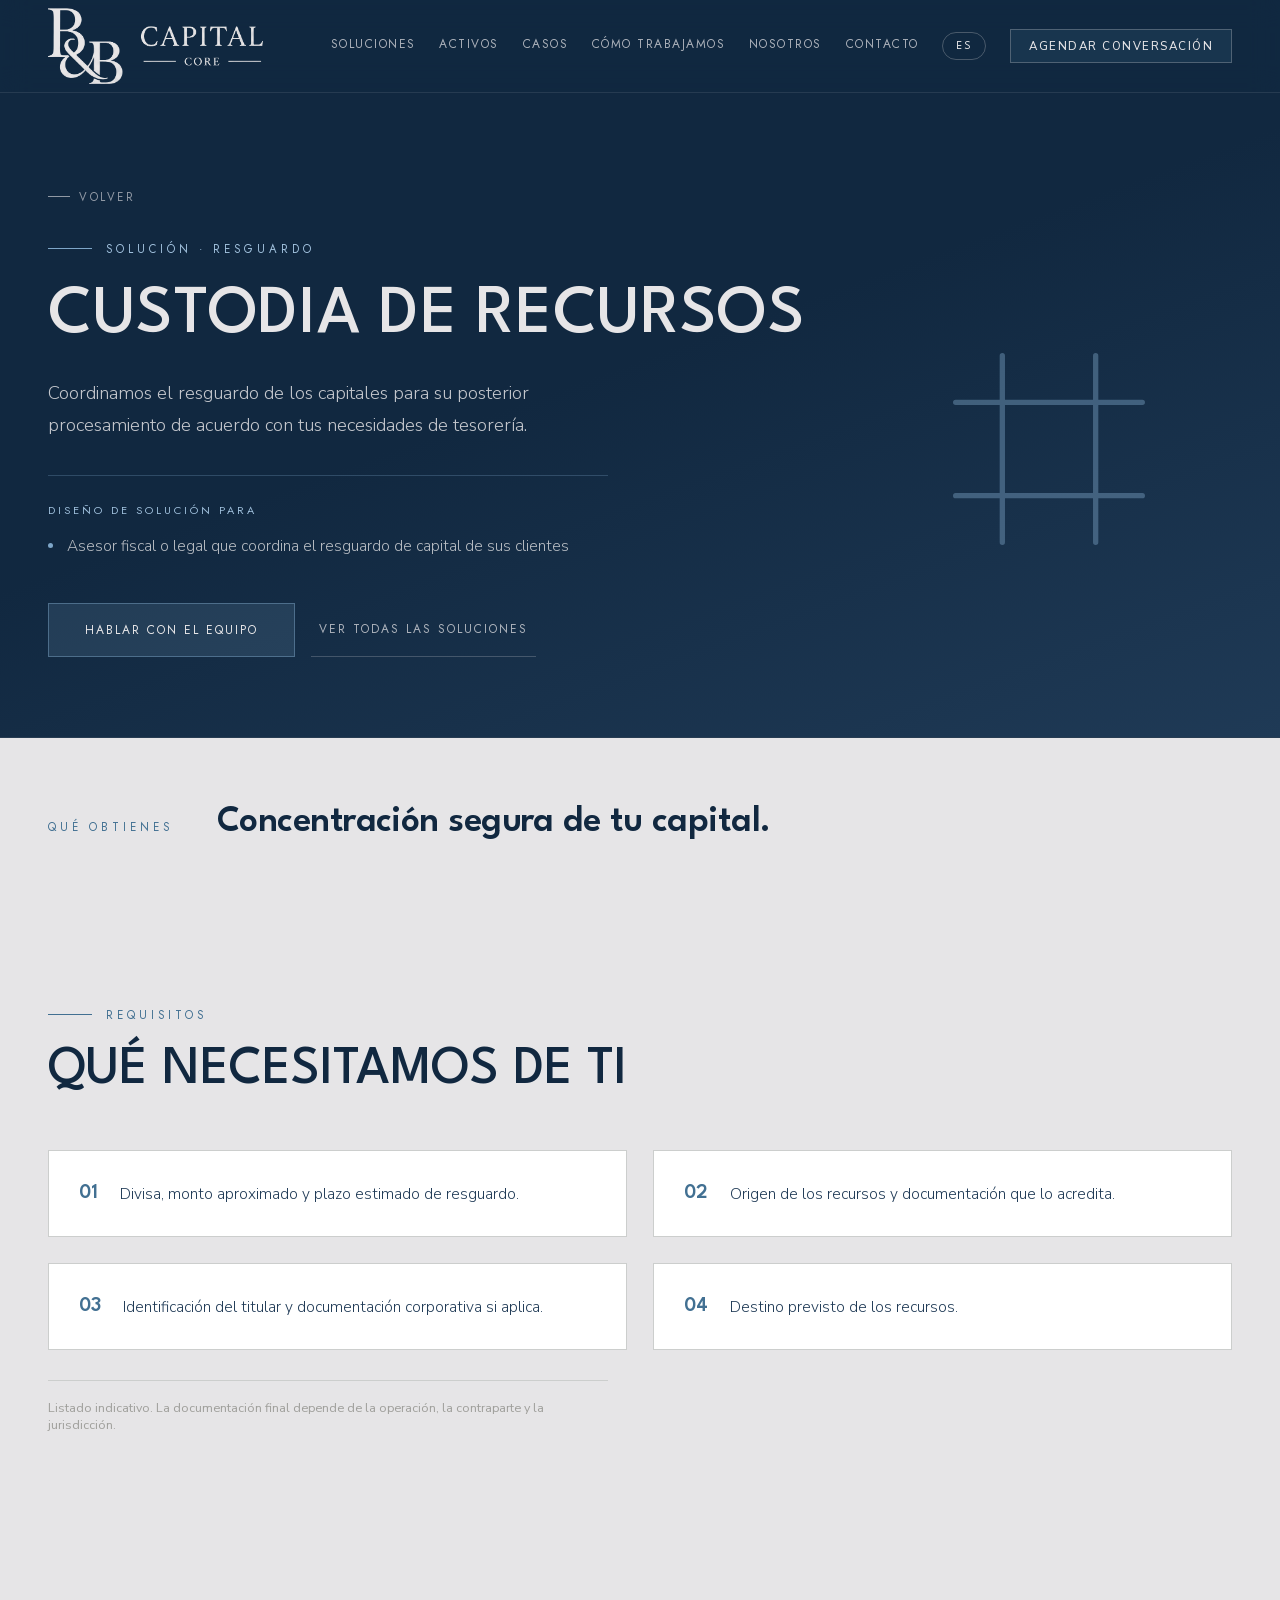
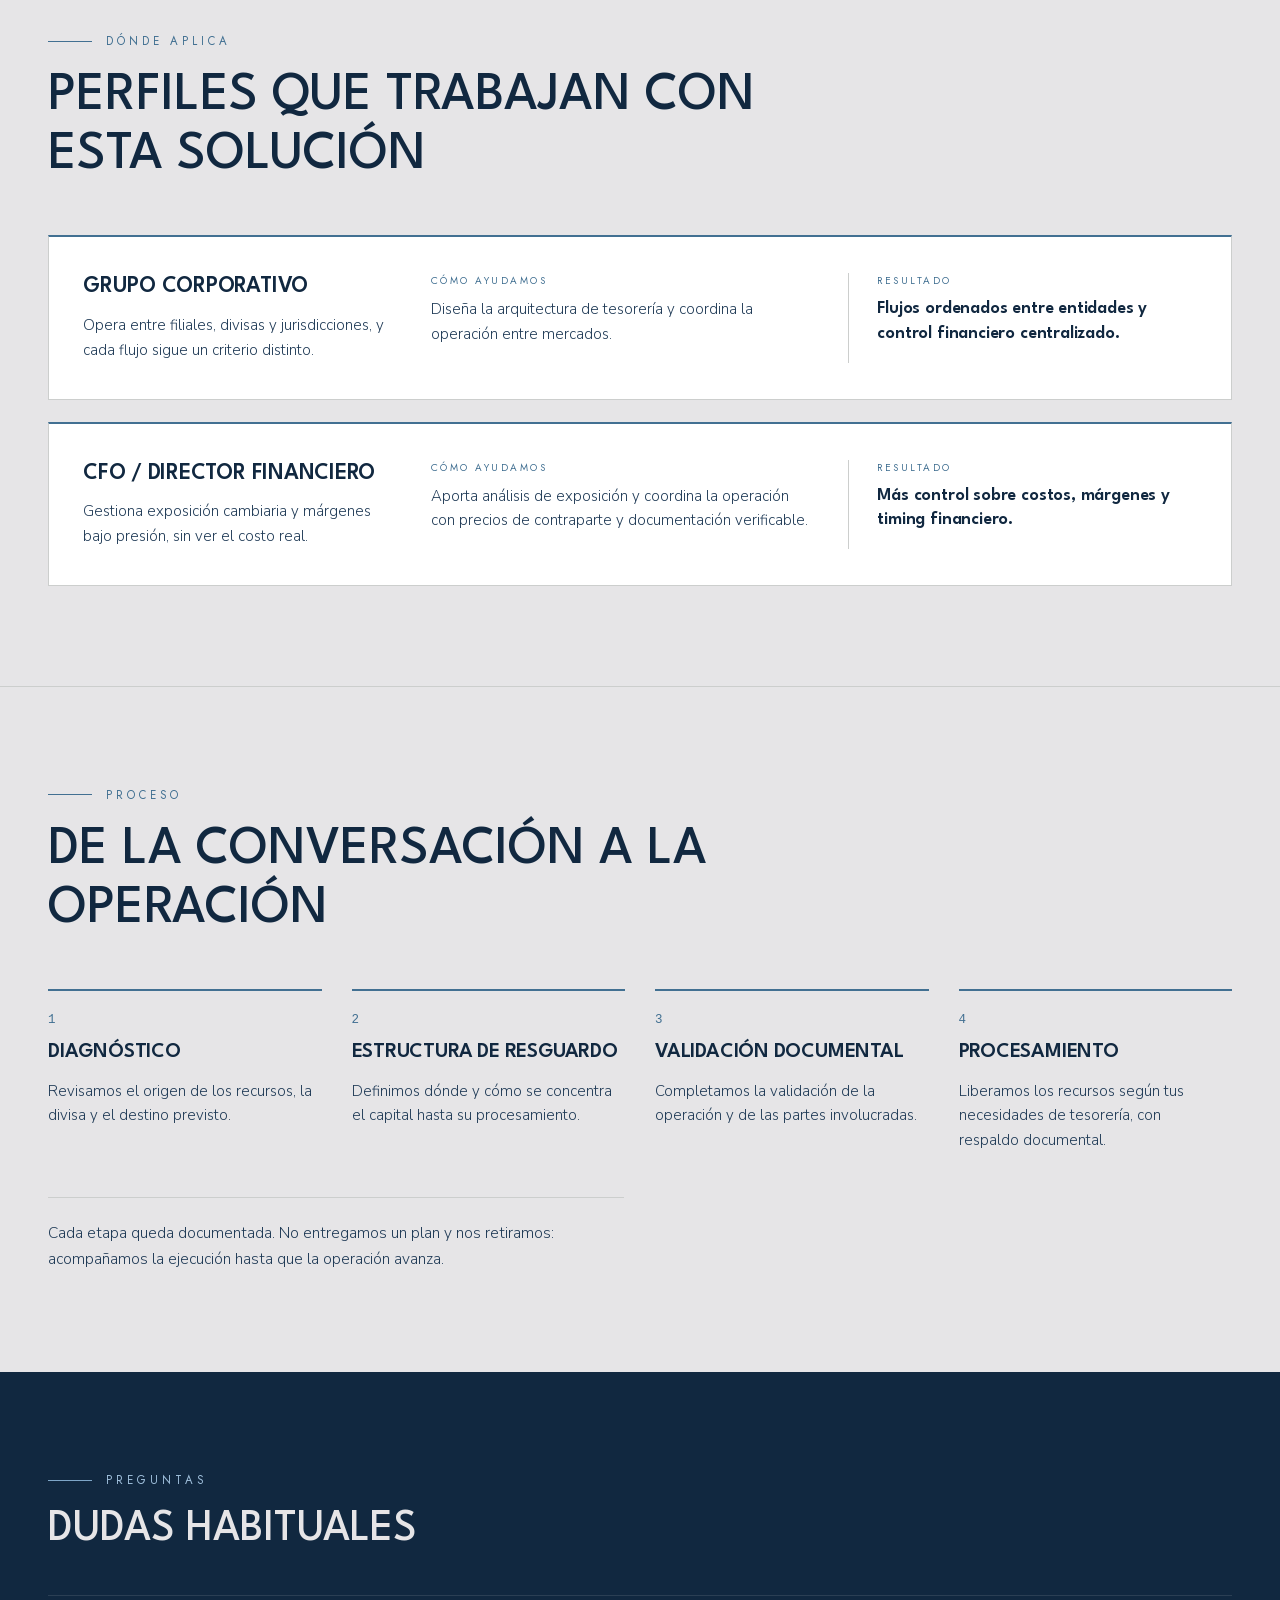
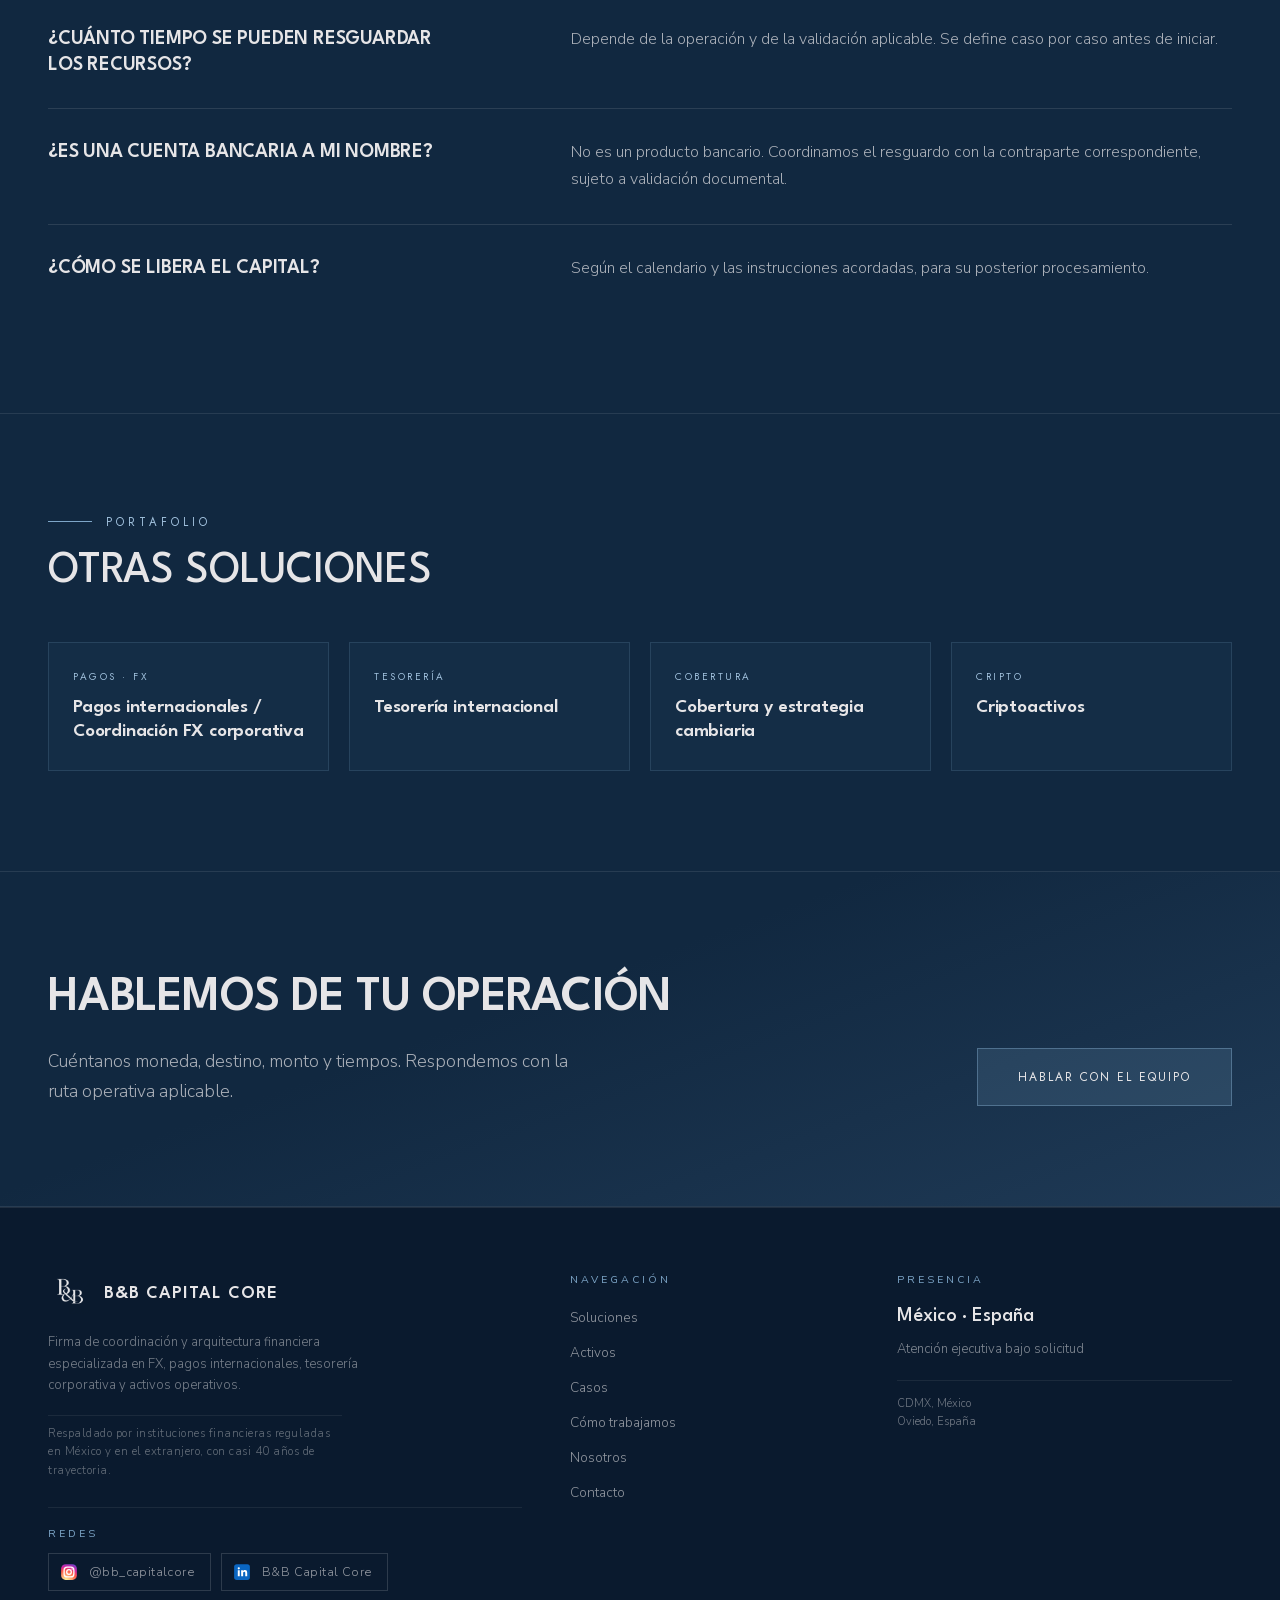
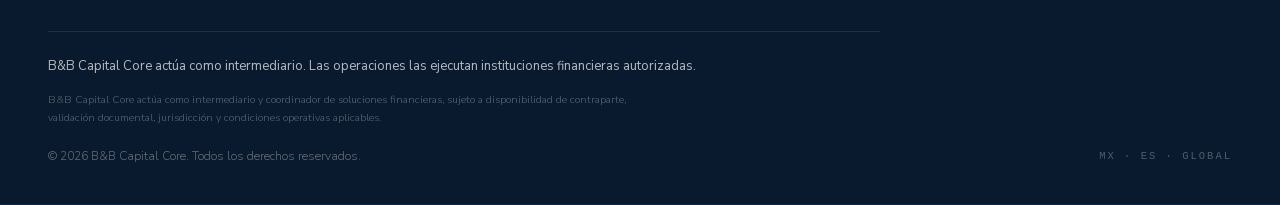
<file: soluciones/custodia-de-recursos/index.html>
<!DOCTYPE html>
<html lang="es">
<head>
<meta charset="utf-8">
<meta name="viewport" content="width=device-width, initial-scale=1">
<!-- Google tag (gtag.js) -->
<script async src="https://www.googletagmanager.com/gtag/js?id=G-EKGG61CCGS"></script>
<script>
  window.dataLayer = window.dataLayer || [];
  function gtag(){dataLayer.push(arguments);}
  gtag('js', new Date());
  gtag('config', 'G-EKGG61CCGS');
</script>
<title>Custodia de recursos y resguardo de capital | B&amp;B Capital Core</title>
<meta name="description" content="Coordinamos el resguardo de capitales para su posterior procesamiento según tus necesidades de tesorería.">
<link rel="canonical" href="https://bbcapitalcore.com/soluciones/custodia-de-recursos/">
<link rel="alternate" hreflang="es" href="https://bbcapitalcore.com/soluciones/custodia-de-recursos/">
<link rel="alternate" hreflang="en" href="https://bbcapitalcore.com/en/solutions/custody-of-funds/">
<link rel="alternate" hreflang="x-default" href="https://bbcapitalcore.com/soluciones/custodia-de-recursos/">
<meta property="og:type" content="website">
<meta property="og:site_name" content="B&amp;B Capital Core">
<meta property="og:locale" content="es_MX">
<meta property="og:title" content="Custodia de recursos y resguardo de capital | B&amp;B Capital Core">
<meta property="og:description" content="Coordinamos el resguardo de capitales para su posterior procesamiento según tus necesidades de tesorería.">
<meta property="og:url" content="https://bbcapitalcore.com/soluciones/custodia-de-recursos/">
<meta property="og:image" content="https://bbcapitalcore.com/assets/og-card.png">
<meta property="og:image:width" content="1200">
<meta property="og:image:height" content="630">
<meta property="og:image:alt" content="B&amp;B Capital Core">
<meta name="twitter:image" content="https://bbcapitalcore.com/assets/og-card.png">
<meta name="twitter:card" content="summary_large_image">
<meta name="robots" content="index,follow,max-image-preview:large">
<meta name="theme-color" content="#112840">
<link rel="icon" href="../../assets/monograma-tinta.webp" type="image/webp">
<link rel="stylesheet" href="../../fonts.css">
<link rel="stylesheet" href="../../design.css">
<link rel="stylesheet" href="../../hover.css">
<link rel="stylesheet" href="../../static.css">
<script type="application/ld+json">{"@context":"https://schema.org","@type":"FinancialService","@id":"https://bbcapitalcore.com/#org","name":"B&B Capital Core","url":"https://bbcapitalcore.com/","description":"Firma de coordinación y arquitectura financiera: pagos internacionales, coordinación FX corporativa, tesorería y liquidez para empresas que operan entre países. México y España.","email":"comunicacion@bbcapitalcore.com","sameAs":["https://www.linkedin.com/company/b-b-capital-core/","https://www.instagram.com/bb_capitalcore/"],"areaServed":["MX","ES"],"location":[{"@type":"Place","name":"CDMX, México","address":{"@type":"PostalAddress","addressLocality":"Ciudad de México","addressCountry":"MX"}},{"@type":"Place","name":"Oviedo, España","address":{"@type":"PostalAddress","addressLocality":"Oviedo","addressCountry":"ES"}}]}</script>
<script type="application/ld+json">{"@context":"https://schema.org","@type":"Service","name":"Custodia de recursos","description":"Coordinamos el resguardo de los capitales para su posterior procesamiento de acuerdo con tus necesidades de tesorería.","serviceType":"Resguardo","provider":{"@id":"https://bbcapitalcore.com/#org"},"areaServed":["MX","ES"],"url":"https://bbcapitalcore.com/soluciones/custodia-de-recursos/"}</script>
<script type="application/ld+json">{"@context":"https://schema.org","@type":"BreadcrumbList","itemListElement":[{"@type":"ListItem","position":1,"name":"Inicio","item":"https://bbcapitalcore.com/"},{"@type":"ListItem","position":2,"name":"Soluciones","item":"https://bbcapitalcore.com/#soluciones"},{"@type":"ListItem","position":3,"name":"Custodia de recursos","item":"https://bbcapitalcore.com/soluciones/custodia-de-recursos/"}]}</script>
<script type="application/ld+json">{"@context":"https://schema.org","@type":"FAQPage","mainEntity":[{"@type":"Question","name":"¿Cuánto tiempo se pueden resguardar los recursos?","acceptedAnswer":{"@type":"Answer","text":"Depende de la operación y de la validación aplicable. Se define caso por caso antes de iniciar."}},{"@type":"Question","name":"¿Es una cuenta bancaria a mi nombre?","acceptedAnswer":{"@type":"Answer","text":"No es un producto bancario. Coordinamos el resguardo con la contraparte correspondiente, sujeto a validación documental."}},{"@type":"Question","name":"¿Cómo se libera el capital?","acceptedAnswer":{"@type":"Answer","text":"Según el calendario y las instrucciones acordadas, para su posterior procesamiento."}}]}</script>
</head>
<body style="margin:0;background:#112840">

<div style="font-family:'Nunito Sans',sans-serif;color:#E6E5E7;background:#112840">

  <!-- NAV -->
  <header data-screen-label="Nav" class="bb-header" style="view-transition-name:bb-header;position:sticky;top:0;z-index:50;display:flex;align-items:center;justify-content:space-between;padding:8px 48px;background:rgba(17,40,64,0.88);backdrop-filter:blur(14px);border-bottom:1px solid rgba(230,229,231,0.10)">
    <a href="../../index.html#inicio" style="display:flex;align-items:center;gap:11px;text-decoration:none;color:#E6E5E7">
      
      <img src="../../assets/logo-horizontal.webp" alt="B&amp;B Capital Core" class="bb-brandname" style="height:76px;width:auto;aspect-ratio:716/253;object-fit:contain;display:block">
    </a>
    <nav class="bb-nav" style="display:flex;align-items:center;gap:clamp(13px,1.85vw,30px)">
      <a class="bbs1eupixv" href="../../index.html#soluciones" data-navlink="soluciones" style="color:rgba(230,229,231,0.72);text-decoration:none;font-family:'Jost',sans-serif;font-size:12px;letter-spacing:1.5px;text-transform:uppercase;white-space:nowrap;border-bottom:1px solid transparent;padding-bottom:3px;transition:color 0.2s ease,border-color 0.2s ease">Soluciones</a>
      <a class="bbs1eupixv" href="../../index.html#divisas" data-navlink="divisas" style="color:rgba(230,229,231,0.72);text-decoration:none;font-family:'Jost',sans-serif;font-size:12px;letter-spacing:1.5px;text-transform:uppercase;white-space:nowrap;border-bottom:1px solid transparent;padding-bottom:3px;transition:color 0.2s ease,border-color 0.2s ease">Activos</a>
      <a class="bbs1eupixv" href="../../index.html#casos" data-navlink="casos" style="color:rgba(230,229,231,0.72);text-decoration:none;font-family:'Jost',sans-serif;font-size:12px;letter-spacing:1.5px;text-transform:uppercase;white-space:nowrap;border-bottom:1px solid transparent;padding-bottom:3px;transition:color 0.2s ease,border-color 0.2s ease">Casos</a>
      <a class="bbs1eupixv" href="../../index.html#proceso" data-navlink="proceso" style="color:rgba(230,229,231,0.72);text-decoration:none;font-family:'Jost',sans-serif;font-size:12px;letter-spacing:1.5px;text-transform:uppercase;white-space:nowrap;border-bottom:1px solid transparent;padding-bottom:3px;transition:color 0.2s ease,border-color 0.2s ease">Cómo trabajamos</a>
      <a class="bbs1eupixv" href="../../index.html#confianza" data-navlink="confianza" style="color:rgba(230,229,231,0.72);text-decoration:none;font-family:'Jost',sans-serif;font-size:12px;letter-spacing:1.5px;text-transform:uppercase;white-space:nowrap;border-bottom:1px solid transparent;padding-bottom:3px;transition:color 0.2s ease,border-color 0.2s ease">Nosotros</a>
      <a class="bbs1eupixv" href="../../index.html#contacto" data-navlink="contacto" style="color:rgba(230,229,231,0.72);text-decoration:none;font-family:'Jost',sans-serif;font-size:12px;letter-spacing:1.5px;text-transform:uppercase;white-space:nowrap;border-bottom:1px solid transparent;padding-bottom:3px;transition:color 0.2s ease,border-color 0.2s ease">Contacto</a>
      <button class="bbs8rjwir" aria-label="Cambiar idioma" style="background:none;border:1px solid rgba(204,206,205,0.3);border-radius:999px;color:#E6E5E7;padding:8px 13px;font-family:'League Spartan',sans-serif;font-size:11px;letter-spacing:1.5px;cursor:pointer;transition:all 0.2s ease" data-lang-swap="../../en/solutions/custody-of-funds/index.html">ES</button>
      <a class="bbs1rt44n0" href="../../index.html#contacto" style="background:rgba(66,112,146,0.18);color:#E6E5E7;text-decoration:none;padding:8px 18px;font-size:11.5px;letter-spacing:1.5px;text-transform:uppercase;font-weight:500;border:1px solid rgba(204,206,205,0.3);transition:all 0.2s ease">Agendar conversación</a>
    </nav>
    <button id="bb-burger" class="bb-burger" type="button" aria-label="Abrir menú" aria-expanded="false"><span></span><span></span><span></span></button>
    <div id="bb-prog"></div>
  </header>

  <div id="bb-mpanel" class="bb-mpanel">
      <a href="../../index.html#soluciones">Soluciones</a>
      <a href="../../index.html#divisas">Activos</a>
      <a href="../../index.html#casos">Casos</a>
      <a href="../../index.html#proceso">Cómo trabajamos</a>
      <a href="../../index.html#confianza">Nosotros</a>
      <a href="../../index.html#contacto">Contacto</a>
      <div class="bb-mpanel-foot">
        <a href="../../index.html#contacto" style="display:inline-flex;align-items:center;justify-content:center;gap:12px;background:linear-gradient(120deg,#1F3A56,#427092);color:#FFFFFF;text-decoration:none;padding:17px 30px;font-size:12px;letter-spacing:2.5px;text-transform:uppercase;font-weight:500;border:1px solid rgba(204,206,205,0.34);font-family:'League Spartan',sans-serif;opacity:1;transform:none;border-bottom:1px solid rgba(204,206,205,0.34)">Agendar conversación</a>
        <span style="font-size:9px;letter-spacing:3.4px;text-transform:uppercase;color:rgba(230,229,231,0.4)">B&amp;B Capital Core · Financial Firm</span>
      </div>
  </div>

  

  <template id="__bundler_thumbnail" data-bg-color="#112840">
    <svg viewBox="0 0 1200 800" xmlns="http://www.w3.org/2000/svg">
      <rect width="1200" height="800" fill="#112840"></rect>
      <text x="600" y="430" text-anchor="middle" font-family="Georgia,serif" font-size="200" font-weight="600" fill="#E6E5E7" letter-spacing="8">B&amp;B</text>
      <rect x="440" y="500" width="320" height="2" fill="#7EA6C8"></rect>
      <text x="600" y="566" text-anchor="middle" font-family="Georgia,serif" font-size="44" fill="#9FBFDB" letter-spacing="14">CAPITAL CORE</text>
    </svg>
  </template>

  
  <!-- VISTA DE SERVICIO -->
  <section data-screen-label="Servicio · Hero" style="position:relative;overflow:hidden;border-bottom:1px solid rgba(230,229,231,0.10);background:linear-gradient(160deg,#112840 45%,#1F3A56)">
    <div class="bb-shell" style="max-width:1280px;margin:0 auto;padding:88px 48px 80px">
      <a class="bbs1q2c8zf" href="../../index.html#soluciones" style="display:inline-flex;align-items:center;gap:9px;color:rgba(230,229,231,0.6);text-decoration:none;font-family:'Jost',sans-serif;font-size:11.5px;letter-spacing:2.5px;text-transform:uppercase;margin-bottom:36px;transition:color .2s ease">
        <span aria-hidden="true" style="display:block;width:22px;height:1px;background:currentColor"></span>Volver
      </a>
      <div class="bb-svc-hero" style="display:grid;grid-template-columns:minmax(0,1.35fr) minmax(0,0.65fr);gap:56px;align-items:center">
        <div style="min-width:0">
          <div style="display:flex;align-items:center;gap:14px;margin-bottom:22px">
            <span aria-hidden="true" style="display:block;width:44px;height:1px;background:#7EA6C8"></span>
            <span style="font-family:'Jost',sans-serif;font-size:11.5px;letter-spacing:4px;text-transform:uppercase;color:#9FBFDB;white-space:nowrap">Solución · Resguardo</span>
          </div>
          <h1 style="font-family:'League Spartan',sans-serif;font-weight:500;letter-spacing:0.01em;font-size:clamp(38px,5.4vw,80px);line-height:1.06;margin:0 0 26px;max-width:20ch;text-wrap:pretty">Custodia de recursos</h1>
          <p style="font-size:18.5px;font-weight:300;line-height:1.72;color:rgba(230,229,231,0.84);margin:0;max-width:52ch;text-wrap:pretty">Coordinamos el resguardo de los capitales para su posterior procesamiento de acuerdo con tus necesidades de tesorería.</p>
          
            <div style="margin-top:34px;padding-top:26px;border-top:1px solid rgba(126,166,200,0.28);display:flex;flex-direction:column;gap:15px;max-width:56ch">
              <span style="font-family:'Jost',sans-serif;font-size:11px;letter-spacing:3px;text-transform:uppercase;color:#9FBFDB">Diseño de solución para</span>
              
                <div style="display:flex;gap:14px;align-items:flex-start">
                  <span aria-hidden="true" style="flex:none;width:5px;height:5px;margin-top:10px;background:#7EA6C8;border-radius:50%"></span>
                  <span style="font-size:15.5px;font-weight:300;line-height:1.62;color:rgba(230,229,231,0.78);text-wrap:pretty">Asesor fiscal o legal que coordina el resguardo de capital de sus clientes</span>
                </div>
              
            </div>
          
          <div style="display:flex;flex-wrap:wrap;gap:16px;margin-top:44px">
            <a class="bbs4msfry" href="../../index.html#contacto" style="display:inline-flex;align-items:center;gap:12px;background:rgba(126,166,200,0.16);color:#E6E5E7;text-decoration:none;padding:17px 36px;font-family:'Jost',sans-serif;font-size:12px;letter-spacing:2px;text-transform:uppercase;border:1px solid rgba(126,166,200,0.45);white-space:nowrap;transition:background .2s ease,border-color .2s ease,color .2s ease">Hablar con el equipo</a>
            <a class="bbs191iaar" href="../../index.html#soluciones" style="display:inline-flex;align-items:center;gap:12px;color:rgba(230,229,231,0.72);text-decoration:none;padding:17px 8px;font-family:'Jost',sans-serif;font-size:12px;letter-spacing:2px;text-transform:uppercase;border-bottom:1px solid rgba(230,229,231,0.22);white-space:nowrap;transition:color .2s ease,border-color .2s ease">Ver todas las soluciones</a>
          </div>
        </div>
        <div class="bb-svc-icon" aria-hidden="true" style="display:flex;justify-content:center;align-items:center;min-width:0">
          <svg viewBox="8 8 18 18" style="width:100%;max-width:280px;height:auto;fill:none;stroke:#7EA6C8;stroke-width:0.34;stroke-linecap:round;stroke-linejoin:round;opacity:0.42">
            <path d="M 11 14 h 12 M 11 20 h 12 M 14 11 v 12 M 20 11 v 12"></path>
          </svg>
        </div>
      </div>
    </div>
  </section>

  <section data-screen-label="Servicio · Beneficio" style="background:#E6E5E7;color:#112840">
    <div class="bb-shell" style="max-width:1280px;margin:0 auto;padding:62px 48px;display:flex;align-items:baseline;gap:44px;flex-wrap:wrap">
      <span style="font-family:'Jost',sans-serif;font-size:11.5px;letter-spacing:4px;text-transform:uppercase;color:#427092;white-space:nowrap">Qué obtienes</span>
      <p style="font-family:'League Spartan',sans-serif;font-weight:600;letter-spacing:-0.015em;font-size:clamp(22px,2.9vw,42px);line-height:1.22;margin:0;color:#112840;flex:1 1 420px;text-wrap:pretty">Concentración segura de tu capital.</p>
    </div>
  </section>

  
  <section data-screen-label="Servicio · Requisitos" style="background:#E6E5E7;color:#112840">
    <div class="bb-shell" style="max-width:1280px;margin:0 auto;padding:100px 48px">
      <div style="display:flex;align-items:center;gap:14px;margin-bottom:18px">
        <span aria-hidden="true" style="display:block;width:44px;height:1px;background:#427092"></span>
        <span style="font-family:'Jost',sans-serif;font-size:11.5px;letter-spacing:4px;text-transform:uppercase;color:#427092;white-space:nowrap">Requisitos</span>
      </div>
      <h2 style="font-family:'League Spartan',sans-serif;font-weight:500;font-size:clamp(32px,4.2vw,54px);line-height:1.1;margin:0 0 50px;max-width:22ch;color:#112840">Qué necesitamos de ti</h2>
      <div style="display:grid;grid-template-columns:repeat(2,minmax(0,1fr));gap:26px">
        
          <div style="display:flex;gap:22px;align-items:flex-start;padding:30px 30px;background:#FFFFFF;border:1px solid #CCCECD;min-width:0">
            <span style="font-family:'League Spartan',sans-serif;font-weight:600;font-size:20px;color:#427092;flex:none;line-height:1.2">01</span>
            <span style="font-size:15.5px;font-weight:300;line-height:1.62;color:#1F3A56;text-wrap:pretty">Divisa, monto aproximado y plazo estimado de resguardo.</span>
          </div>
        
          <div style="display:flex;gap:22px;align-items:flex-start;padding:30px 30px;background:#FFFFFF;border:1px solid #CCCECD;min-width:0">
            <span style="font-family:'League Spartan',sans-serif;font-weight:600;font-size:20px;color:#427092;flex:none;line-height:1.2">02</span>
            <span style="font-size:15.5px;font-weight:300;line-height:1.62;color:#1F3A56;text-wrap:pretty">Origen de los recursos y documentación que lo acredita.</span>
          </div>
        
          <div style="display:flex;gap:22px;align-items:flex-start;padding:30px 30px;background:#FFFFFF;border:1px solid #CCCECD;min-width:0">
            <span style="font-family:'League Spartan',sans-serif;font-weight:600;font-size:20px;color:#427092;flex:none;line-height:1.2">03</span>
            <span style="font-size:15.5px;font-weight:300;line-height:1.62;color:#1F3A56;text-wrap:pretty">Identificación del titular y documentación corporativa si aplica.</span>
          </div>
        
          <div style="display:flex;gap:22px;align-items:flex-start;padding:30px 30px;background:#FFFFFF;border:1px solid #CCCECD;min-width:0">
            <span style="font-family:'League Spartan',sans-serif;font-weight:600;font-size:20px;color:#427092;flex:none;line-height:1.2">04</span>
            <span style="font-size:15.5px;font-weight:300;line-height:1.62;color:#1F3A56;text-wrap:pretty">Destino previsto de los recursos.</span>
          </div>
        
      </div>
      <p style="font-size:12.5px;color:#9F9F9B;margin:30px 0 0;padding-top:18px;border-top:1px solid #CCCECD;max-width:70ch">Listado indicativo. La documentación final depende de la operación, la contraparte y la jurisdicción.</p>
    </div>
  </section>
  

  
  <section data-screen-label="Servicio · Casos" style="background:#E6E5E7;color:#112840">
    <div class="bb-shell" style="max-width:1280px;margin:0 auto;padding:100px 48px">
      <div style="display:flex;align-items:center;gap:14px;margin-bottom:18px">
        <span aria-hidden="true" style="display:block;width:44px;height:1px;background:#427092"></span>
        <span style="font-family:'Jost',sans-serif;font-size:11.5px;letter-spacing:4px;text-transform:uppercase;color:#427092;white-space:nowrap">Dónde aplica</span>
      </div>
      <h2 style="font-family:'League Spartan',sans-serif;font-weight:500;font-size:clamp(32px,4.2vw,54px);line-height:1.1;margin:0 0 50px;max-width:24ch;color:#112840">Perfiles que trabajan con esta solución</h2>
      <div style="display:flex;flex-direction:column;gap:22px">
        
          <div class="bb-svc-case" style="display:grid;grid-template-columns:minmax(0,0.9fr) minmax(0,1.1fr) minmax(0,1fr);gap:34px;padding:36px 34px;background:#FFFFFF;border:1px solid #CCCECD;border-top:2px solid #427092">
            <div style="display:flex;flex-direction:column;gap:12px;min-width:0">
              <h3 style="font-family:'League Spartan',sans-serif;font-weight:600;font-size:23px;letter-spacing:-0.01em;line-height:1.2;margin:0;color:#112840">Grupo corporativo</h3>
              <p style="font-size:15px;font-weight:300;line-height:1.65;color:#1F3A56;margin:0;text-wrap:pretty">Opera entre filiales, divisas y jurisdicciones, y cada flujo sigue un criterio distinto.</p>
            </div>
            <div style="display:flex;flex-direction:column;gap:9px;min-width:0">
              <span style="font-family:'Jost',sans-serif;font-size:10px;letter-spacing:2.5px;text-transform:uppercase;color:#427092">Cómo ayudamos</span>
              <p style="font-size:15px;font-weight:300;line-height:1.65;color:#1F3A56;margin:0;text-wrap:pretty">Diseña la arquitectura de tesorería y coordina la operación entre mercados.</p>
            </div>
            <div style="display:flex;flex-direction:column;gap:9px;min-width:0;padding-left:28px;border-left:1px solid #CCCECD">
              <span style="font-family:'Jost',sans-serif;font-size:10px;letter-spacing:2.5px;text-transform:uppercase;color:#427092">Resultado</span>
              <p style="font-family:'League Spartan',sans-serif;font-weight:600;font-size:18px;line-height:1.35;letter-spacing:-0.01em;color:#112840;margin:0;text-wrap:pretty">Flujos ordenados entre entidades y control financiero centralizado.</p>
            </div>
          </div>
        
          <div class="bb-svc-case" style="display:grid;grid-template-columns:minmax(0,0.9fr) minmax(0,1.1fr) minmax(0,1fr);gap:34px;padding:36px 34px;background:#FFFFFF;border:1px solid #CCCECD;border-top:2px solid #427092">
            <div style="display:flex;flex-direction:column;gap:12px;min-width:0">
              <h3 style="font-family:'League Spartan',sans-serif;font-weight:600;font-size:23px;letter-spacing:-0.01em;line-height:1.2;margin:0;color:#112840">CFO / Director financiero</h3>
              <p style="font-size:15px;font-weight:300;line-height:1.65;color:#1F3A56;margin:0;text-wrap:pretty">Gestiona exposición cambiaria y márgenes bajo presión, sin ver el costo real.</p>
            </div>
            <div style="display:flex;flex-direction:column;gap:9px;min-width:0">
              <span style="font-family:'Jost',sans-serif;font-size:10px;letter-spacing:2.5px;text-transform:uppercase;color:#427092">Cómo ayudamos</span>
              <p style="font-size:15px;font-weight:300;line-height:1.65;color:#1F3A56;margin:0;text-wrap:pretty">Aporta análisis de exposición y coordina la operación con precios de contraparte y documentación verificable.</p>
            </div>
            <div style="display:flex;flex-direction:column;gap:9px;min-width:0;padding-left:28px;border-left:1px solid #CCCECD">
              <span style="font-family:'Jost',sans-serif;font-size:10px;letter-spacing:2.5px;text-transform:uppercase;color:#427092">Resultado</span>
              <p style="font-family:'League Spartan',sans-serif;font-weight:600;font-size:18px;line-height:1.35;letter-spacing:-0.01em;color:#112840;margin:0;text-wrap:pretty">Más control sobre costos, márgenes y timing financiero.</p>
            </div>
          </div>
        
      </div>
    </div>
  </section>
  

  
  <section data-screen-label="Servicio · Proceso" style="background:#E6E5E7;color:#112840;border-top:1px solid #CCCECD">
    <div class="bb-shell" style="max-width:1280px;margin:0 auto;padding:100px 48px">
      <div style="display:flex;align-items:center;gap:14px;margin-bottom:18px">
        <span aria-hidden="true" style="display:block;width:44px;height:1px;background:#427092"></span>
        <span style="font-family:'Jost',sans-serif;font-size:11.5px;letter-spacing:4px;text-transform:uppercase;color:#427092;white-space:nowrap">Proceso</span>
      </div>
      <h2 style="font-family:'League Spartan',sans-serif;font-weight:500;font-size:clamp(32px,4.2vw,54px);line-height:1.1;margin:0 0 50px;max-width:24ch;color:#112840">De la conversación a la operación</h2>
      <div class="bb-svc-proc" style="display:grid;grid-template-columns:repeat(4,minmax(0,1fr));gap:30px">
        
          <div style="display:flex;flex-direction:column;gap:13px;min-width:0;padding-top:22px;border-top:2px solid #427092">
            <span style="font-family:ui-monospace,monospace;font-size:12.5px;letter-spacing:2px;color:#427092">1</span>
            <h3 style="font-family:'League Spartan',sans-serif;font-weight:600;font-size:21px;letter-spacing:-0.01em;line-height:1.22;margin:0;color:#112840;text-wrap:pretty">Diagnóstico</h3>
            <p style="font-size:15px;font-weight:300;line-height:1.66;color:#1F3A56;margin:0;text-wrap:pretty">Revisamos el origen de los recursos, la divisa y el destino previsto.</p>
          </div>
        
          <div style="display:flex;flex-direction:column;gap:13px;min-width:0;padding-top:22px;border-top:2px solid #427092">
            <span style="font-family:ui-monospace,monospace;font-size:12.5px;letter-spacing:2px;color:#427092">2</span>
            <h3 style="font-family:'League Spartan',sans-serif;font-weight:600;font-size:21px;letter-spacing:-0.01em;line-height:1.22;margin:0;color:#112840;text-wrap:pretty">Estructura de resguardo</h3>
            <p style="font-size:15px;font-weight:300;line-height:1.66;color:#1F3A56;margin:0;text-wrap:pretty">Definimos dónde y cómo se concentra el capital hasta su procesamiento.</p>
          </div>
        
          <div style="display:flex;flex-direction:column;gap:13px;min-width:0;padding-top:22px;border-top:2px solid #427092">
            <span style="font-family:ui-monospace,monospace;font-size:12.5px;letter-spacing:2px;color:#427092">3</span>
            <h3 style="font-family:'League Spartan',sans-serif;font-weight:600;font-size:21px;letter-spacing:-0.01em;line-height:1.22;margin:0;color:#112840;text-wrap:pretty">Validación documental</h3>
            <p style="font-size:15px;font-weight:300;line-height:1.66;color:#1F3A56;margin:0;text-wrap:pretty">Completamos la validación de la operación y de las partes involucradas.</p>
          </div>
        
          <div style="display:flex;flex-direction:column;gap:13px;min-width:0;padding-top:22px;border-top:2px solid #427092">
            <span style="font-family:ui-monospace,monospace;font-size:12.5px;letter-spacing:2px;color:#427092">4</span>
            <h3 style="font-family:'League Spartan',sans-serif;font-weight:600;font-size:21px;letter-spacing:-0.01em;line-height:1.22;margin:0;color:#112840;text-wrap:pretty">Procesamiento</h3>
            <p style="font-size:15px;font-weight:300;line-height:1.66;color:#1F3A56;margin:0;text-wrap:pretty">Liberamos los recursos según tus necesidades de tesorería, con respaldo documental.</p>
          </div>
        
      </div>
      <p style="font-size:15.5px;font-weight:300;line-height:1.68;color:#1F3A56;margin:44px 0 0;padding-top:22px;border-top:1px solid #CCCECD;max-width:64ch;text-wrap:pretty">Cada etapa queda documentada. No entregamos un plan y nos retiramos: acompañamos la ejecución hasta que la operación avanza.</p>
    </div>
  </section>
  

  
  <section data-screen-label="Servicio · Dudas" style="border-bottom:1px solid rgba(230,229,231,0.10)">
    <div class="bb-shell" style="max-width:1280px;margin:0 auto;padding:100px 48px">
      <div style="display:flex;align-items:center;gap:14px;margin-bottom:18px">
        <span aria-hidden="true" style="display:block;width:44px;height:1px;background:#7EA6C8"></span>
        <span style="font-family:'Jost',sans-serif;font-size:11.5px;letter-spacing:4px;text-transform:uppercase;color:#9FBFDB;white-space:nowrap">Preguntas</span>
      </div>
      <h2 style="font-family:'League Spartan',sans-serif;font-weight:500;font-size:clamp(28px,3.4vw,46px);line-height:1.12;margin:0 0 40px">Dudas habituales</h2>
      <div style="display:flex;flex-direction:column">
        
          <div class="bb-svc-faq" style="display:grid;grid-template-columns:minmax(0,0.85fr) minmax(0,1.15fr);gap:34px;padding:30px 0;border-top:1px solid rgba(230,229,231,0.12)">
            <h3 style="font-family:'League Spartan',sans-serif;font-weight:600;font-size:20px;letter-spacing:-0.01em;line-height:1.3;margin:0;color:#E6E5E7;text-wrap:pretty">¿Cuánto tiempo se pueden resguardar los recursos?</h3>
            <p style="font-size:16px;font-weight:300;line-height:1.72;color:rgba(230,229,231,0.72);margin:0;text-wrap:pretty">Depende de la operación y de la validación aplicable. Se define caso por caso antes de iniciar.</p>
          </div>
        
          <div class="bb-svc-faq" style="display:grid;grid-template-columns:minmax(0,0.85fr) minmax(0,1.15fr);gap:34px;padding:30px 0;border-top:1px solid rgba(230,229,231,0.12)">
            <h3 style="font-family:'League Spartan',sans-serif;font-weight:600;font-size:20px;letter-spacing:-0.01em;line-height:1.3;margin:0;color:#E6E5E7;text-wrap:pretty">¿Es una cuenta bancaria a mi nombre?</h3>
            <p style="font-size:16px;font-weight:300;line-height:1.72;color:rgba(230,229,231,0.72);margin:0;text-wrap:pretty">No es un producto bancario. Coordinamos el resguardo con la contraparte correspondiente, sujeto a validación documental.</p>
          </div>
        
          <div class="bb-svc-faq" style="display:grid;grid-template-columns:minmax(0,0.85fr) minmax(0,1.15fr);gap:34px;padding:30px 0;border-top:1px solid rgba(230,229,231,0.12)">
            <h3 style="font-family:'League Spartan',sans-serif;font-weight:600;font-size:20px;letter-spacing:-0.01em;line-height:1.3;margin:0;color:#E6E5E7;text-wrap:pretty">¿Cómo se libera el capital?</h3>
            <p style="font-size:16px;font-weight:300;line-height:1.72;color:rgba(230,229,231,0.72);margin:0;text-wrap:pretty">Según el calendario y las instrucciones acordadas, para su posterior procesamiento.</p>
          </div>
        
      </div>
    </div>
  </section>
  

  <section data-screen-label="Servicio · Portafolio" style="border-bottom:1px solid rgba(230,229,231,0.10)">
    <div class="bb-shell" style="max-width:1280px;margin:0 auto;padding:100px 48px">
      <div style="display:flex;align-items:center;gap:14px;margin-bottom:18px">
        <span aria-hidden="true" style="display:block;width:44px;height:1px;background:#7EA6C8"></span>
        <span style="font-family:'Jost',sans-serif;font-size:11.5px;letter-spacing:4px;text-transform:uppercase;color:#9FBFDB;white-space:nowrap">Portafolio</span>
      </div>
      <h2 style="font-family:'League Spartan',sans-serif;font-weight:500;font-size:clamp(28px,3.4vw,46px);line-height:1.12;margin:0 0 46px">Otras soluciones</h2>
      <div class="bb-svc-4" style="display:grid;grid-template-columns:repeat(4,minmax(0,1fr));gap:20px">
        
          <a class="bbsijrczq" href="../pagos-internacionales-fx/index.html" style="display:flex;flex-direction:column;gap:12px;padding:26px 24px;background:rgba(31,58,86,0.28);border:1px solid rgba(126,166,200,0.18);text-decoration:none;color:#E6E5E7;min-width:0;transition:background .22s ease,border-color .22s ease,transform .26s cubic-bezier(.2,.7,.2,1)">
            <span style="font-family:'Jost',sans-serif;font-size:10px;letter-spacing:2.5px;text-transform:uppercase;color:#9FBFDB">Pagos · FX</span>
            <span style="font-family:'League Spartan',sans-serif;font-weight:600;font-size:19px;letter-spacing:-0.01em;line-height:1.25;text-wrap:pretty">Pagos internacionales / Coordinación FX corporativa</span>
          </a>
        
          <a class="bbsijrczq" href="../tesoreria-internacional/index.html" style="display:flex;flex-direction:column;gap:12px;padding:26px 24px;background:rgba(31,58,86,0.28);border:1px solid rgba(126,166,200,0.18);text-decoration:none;color:#E6E5E7;min-width:0;transition:background .22s ease,border-color .22s ease,transform .26s cubic-bezier(.2,.7,.2,1)">
            <span style="font-family:'Jost',sans-serif;font-size:10px;letter-spacing:2.5px;text-transform:uppercase;color:#9FBFDB">Tesorería</span>
            <span style="font-family:'League Spartan',sans-serif;font-weight:600;font-size:19px;letter-spacing:-0.01em;line-height:1.25;text-wrap:pretty">Tesorería internacional</span>
          </a>
        
          <a class="bbsijrczq" href="../cobertura-estrategia-cambiaria/index.html" style="display:flex;flex-direction:column;gap:12px;padding:26px 24px;background:rgba(31,58,86,0.28);border:1px solid rgba(126,166,200,0.18);text-decoration:none;color:#E6E5E7;min-width:0;transition:background .22s ease,border-color .22s ease,transform .26s cubic-bezier(.2,.7,.2,1)">
            <span style="font-family:'Jost',sans-serif;font-size:10px;letter-spacing:2.5px;text-transform:uppercase;color:#9FBFDB">Cobertura</span>
            <span style="font-family:'League Spartan',sans-serif;font-weight:600;font-size:19px;letter-spacing:-0.01em;line-height:1.25;text-wrap:pretty">Cobertura y estrategia cambiaria</span>
          </a>
        
          <a class="bbsijrczq" href="../criptoactivos/index.html" style="display:flex;flex-direction:column;gap:12px;padding:26px 24px;background:rgba(31,58,86,0.28);border:1px solid rgba(126,166,200,0.18);text-decoration:none;color:#E6E5E7;min-width:0;transition:background .22s ease,border-color .22s ease,transform .26s cubic-bezier(.2,.7,.2,1)">
            <span style="font-family:'Jost',sans-serif;font-size:10px;letter-spacing:2.5px;text-transform:uppercase;color:#9FBFDB">Cripto</span>
            <span style="font-family:'League Spartan',sans-serif;font-weight:600;font-size:19px;letter-spacing:-0.01em;line-height:1.25;text-wrap:pretty">Criptoactivos</span>
          </a>
        
      </div>
    </div>
  </section>

  <section data-screen-label="Servicio · Cierre" style="background:linear-gradient(160deg,#112840 40%,#1F3A56);border-bottom:1px solid rgba(230,229,231,0.10)">
    <div class="bb-shell" style="max-width:1280px;margin:0 auto;padding:100px 48px;display:flex;align-items:flex-end;justify-content:space-between;gap:48px;flex-wrap:wrap">
      <div style="flex:1 1 460px;min-width:0">
        <h2 style="font-family:'League Spartan',sans-serif;font-weight:600;letter-spacing:-0.015em;font-size:clamp(28px,3.8vw,50px);line-height:1.12;margin:0 0 20px">Hablemos de tu operación</h2>
        <p style="font-size:17.5px;font-weight:300;line-height:1.72;color:rgba(230,229,231,0.72);margin:0;max-width:48ch;text-wrap:pretty">Cuéntanos moneda, destino, monto y tiempos. Respondemos con la ruta operativa aplicable.</p>
      </div>
      <a class="bbs4msfry" href="../../index.html#contacto" style="display:inline-flex;align-items:center;gap:12px;background:rgba(126,166,200,0.16);color:#E6E5E7;text-decoration:none;padding:19px 40px;font-family:'Jost',sans-serif;font-size:12px;letter-spacing:2px;text-transform:uppercase;border:1px solid rgba(126,166,200,0.45);flex:none;white-space:nowrap;transition:background .2s ease,border-color .2s ease,color .2s ease">Hablar con el equipo</a>
    </div>
  </section>
  

  <!-- FOOTER -->
  <footer data-screen-label="Footer" style="background:#0A1A2E;border-top:1px solid rgba(230,229,231,0.10)">
    <div style="max-width:1280px;margin:0 auto;padding:64px 48px 40px;display:grid;grid-template-columns:1.7fr 1fr 1.2fr;gap:48px">
      <!-- Col 1 · Marca -->
      <div aria-hidden="true" style="position:absolute;left:-9999px;top:0;width:1px;height:1px;overflow:hidden;opacity:0;pointer-events:none">
        <img id="bb-logo-off" src="../../assets/monograma-claro.webp" alt="">
        <img id="bb-logo-ink" src="../../assets/monograma-tinta.webp" alt="">
      </div>
      <div style="display:flex;flex-direction:column;gap:18px">
        <div style="display:flex;align-items:center;gap:14px">
          <img src="../../assets/monograma-claro.webp" alt="Monograma B&amp;B" style="width:42px;height:42px;object-fit:contain">
          <span style="display:flex;flex-direction:column;gap:2px;line-height:1.2"><span style="font-family:'League Spartan',sans-serif;font-size:18px;letter-spacing:1px;font-weight:600">B&amp;B CAPITAL CORE</span></span>
        </div>
        <span style="font-size:13px;font-weight:300;color:rgba(230,229,231,0.5);max-width:42ch;line-height:1.65">Firma de coordinación y arquitectura financiera especializada en FX, pagos internacionales, tesorería corporativa y activos operativos.</span>
        <span style="font-size:11.5px;font-weight:300;letter-spacing:0.5px;color:rgba(230,229,231,0.4);max-width:42ch;line-height:1.6;padding-top:8px;border-top:1px solid rgba(230,229,231,0.08)">Respaldado por instituciones financieras reguladas en México y en el extranjero, con casi 40 años de trayectoria.</span>
        <div style="display:flex;flex-direction:column;gap:12px;margin-top:10px;padding-top:18px;border-top:1px solid rgba(230,229,231,0.08)">
          <span style="font-size:10.5px;letter-spacing:3px;text-transform:uppercase;color:#7EA6C8">Redes</span>
          <div style="display:flex;gap:10px;flex-wrap:wrap">
            <a class="bbs1i5slis" href="https://www.instagram.com/bb_capitalcore?igsh=OThrcmdvN3F4MjF2" target="_blank" rel="noopener" aria-label="Instagram" title="Instagram" style="display:inline-flex;align-items:center;gap:11px;padding:9px 16px 9px 11px;border:1px solid rgba(230,229,231,0.16);color:rgba(230,229,231,0.62);text-decoration:none;transition:all 0.25s ease">
              <svg width="18" height="18" viewBox="0 0 24 24" aria-hidden="true"><defs><radialGradient id="bbIgGrad" cx="30%" cy="107%" r="150%"><stop offset="0" stop-color="#FDF497"></stop><stop offset="0.05" stop-color="#FDF497"></stop><stop offset="0.45" stop-color="#FD5949"></stop><stop offset="0.6" stop-color="#D6249F"></stop><stop offset="0.9" stop-color="#285AEB"></stop></radialGradient></defs><rect x="1.5" y="1.5" width="21" height="21" rx="6" fill="url(#bbIgGrad)"></rect><rect x="5.5" y="5.5" width="13" height="13" rx="4" fill="none" stroke="#FFFFFF" stroke-width="1.7"></rect><circle cx="12" cy="12" r="3.1" fill="none" stroke="#FFFFFF" stroke-width="1.7"></circle><circle cx="16.1" cy="7.9" r="0.95" fill="#FFFFFF"></circle></svg>
              <span style="font-size:12.5px;font-weight:300;letter-spacing:0.4px">@bb_capitalcore</span>
            </a>
            <a class="bbs1i5slis" href="https://www.linkedin.com/company/b-b-capital-core/" target="_blank" rel="noopener" aria-label="LinkedIn" title="LinkedIn" style="display:inline-flex;align-items:center;gap:11px;padding:9px 16px 9px 11px;border:1px solid rgba(230,229,231,0.16);color:rgba(230,229,231,0.62);text-decoration:none;transition:all 0.25s ease">
              <svg width="18" height="18" viewBox="0 0 24 24" aria-hidden="true"><rect x="1.5" y="1.5" width="21" height="21" rx="3.5" fill="#0A66C2"></rect><path d="M6.4 9.6h2.6v8.2H6.4zM7.7 5.6a1.5 1.5 0 1 1 0 3 1.5 1.5 0 0 1 0-3zM10.8 9.6h2.5v1.1h.04c.35-.66 1.2-1.36 2.47-1.36 2.64 0 3.13 1.74 3.13 4v4.46h-2.6v-3.95c0-.94-.02-2.15-1.31-2.15-1.31 0-1.51 1.02-1.51 2.08v4.02h-2.6z" fill="#FFFFFF"></path></svg>
              <span style="font-size:12.5px;font-weight:300;letter-spacing:0.4px">B&amp;B Capital Core</span>
            </a>
          </div>
        </div>
      </div>
      <!-- Col 2 · Navegación -->
      <div style="display:flex;flex-direction:column;gap:6px">
        <span style="font-size:10.5px;letter-spacing:3px;text-transform:uppercase;color:#7EA6C8;margin-bottom:10px">Navegación</span>
        <a class="bbs1q2c8zf" href="../../index.html#soluciones" style="font-size:13.5px;font-weight:300;color:rgba(230,229,231,0.62);text-decoration:none;padding:5px 0;transition:color 0.2s ease">Soluciones</a>
        <a class="bbs1q2c8zf" href="../../index.html#divisas" style="font-size:13.5px;font-weight:300;color:rgba(230,229,231,0.62);text-decoration:none;padding:5px 0;transition:color 0.2s ease">Activos</a>
        <a class="bbs1q2c8zf" href="../../index.html#casos" style="font-size:13.5px;font-weight:300;color:rgba(230,229,231,0.62);text-decoration:none;padding:5px 0;transition:color 0.2s ease">Casos</a>
        <a class="bbs1q2c8zf" href="../../index.html#proceso" style="font-size:13.5px;font-weight:300;color:rgba(230,229,231,0.62);text-decoration:none;padding:5px 0;transition:color 0.2s ease">Cómo trabajamos</a>
        <a class="bbs1q2c8zf" href="../../index.html#confianza" style="font-size:13.5px;font-weight:300;color:rgba(230,229,231,0.62);text-decoration:none;padding:5px 0;transition:color 0.2s ease">Nosotros</a>
        <a class="bbs1q2c8zf" href="../../index.html#contacto" style="font-size:13.5px;font-weight:300;color:rgba(230,229,231,0.62);text-decoration:none;padding:5px 0;transition:color 0.2s ease">Contacto</a>
      </div>
      <!-- Col 4 · Presencia -->
      <div style="display:flex;flex-direction:column;gap:6px">
        <span style="font-size:10.5px;letter-spacing:3px;text-transform:uppercase;color:#7EA6C8;margin-bottom:10px">Presencia</span>
        <span style="font-family:'League Spartan',sans-serif;font-size:20px;font-weight:500;color:#E6E5E7;line-height:1.3">México · España</span>
        <span style="font-size:13px;font-weight:300;color:rgba(230,229,231,0.55);line-height:1.6;margin-top:4px">Atención ejecutiva bajo solicitud</span>
        <span style="white-space:pre-line;font-size:11px;font-weight:300;color:rgba(230,229,231,0.46);line-height:1.65;margin-top:14px;padding-top:14px;border-top:1px solid rgba(230,229,231,0.08)">CDMX, México
Oviedo, España</span>
      </div>
    </div>
    <!-- Bottom strip -->
    <div style="max-width:1280px;margin:0 auto;padding:0 48px 40px">
      <p style="font-size:13px;font-weight:400;text-align:left;hyphens:none;text-wrap:pretty;line-height:1.6;color:rgba(230,229,231,0.78);margin:0 0 14px;padding-top:24px;border-top:1px solid rgba(230,229,231,0.10);max-width:104ch">B&amp;B Capital Core actúa como intermediario. Las operaciones las ejecutan instituciones financieras autorizadas.</p>
      <p style="font-size:10.5px;font-weight:300;text-align:left;hyphens:none;text-wrap:pretty;line-height:1.7;color:rgba(230,229,231,0.34);margin:0;max-width:104ch">B&amp;B Capital Core actúa como intermediario y coordinador de soluciones financieras, sujeto a disponibilidad de contraparte, validación documental, jurisdicción y condiciones operativas aplicables.</p>
      <div style="margin-top:22px;display:flex;justify-content:space-between;align-items:center;gap:16px;flex-wrap:wrap">
        <span style="font-size:12px;font-weight:300;color:rgba(230,229,231,0.4)">© 2026 B&amp;B Capital Core. Todos los derechos reservados.</span>
        <span style="font-family:ui-monospace,monospace;font-size:10.5px;letter-spacing:2px;color:rgba(230,229,231,0.32)">MX · ES · GLOBAL</span>
      </div>
    </div>
  </footer>

  <!-- STICKY CTA -->
  <a class="bbsyuy4fo" href="../../index.html#contacto" id="bb-sticky" style="position:fixed;bottom:22px;right:22px;z-index:45;display:inline-flex;align-items:center;gap:9px;background:rgba(23,42,64,0.94);color:rgba(230,229,231,0.92);text-decoration:none;padding:11px 18px;font-size:10.5px;letter-spacing:1.5px;text-transform:uppercase;font-weight:500;border:1px solid rgba(204,206,205,0.3);box-shadow:0 12px 30px rgba(0,0,0,0.34);opacity:0;pointer-events:none;transform:translateY(16px);transition:opacity 0.3s ease,transform 0.3s ease">Agendar conversación <span aria-hidden="true">→</span></a>

</div>
<script src="../../app.js" defer></script>
</body>
</html>
</file>
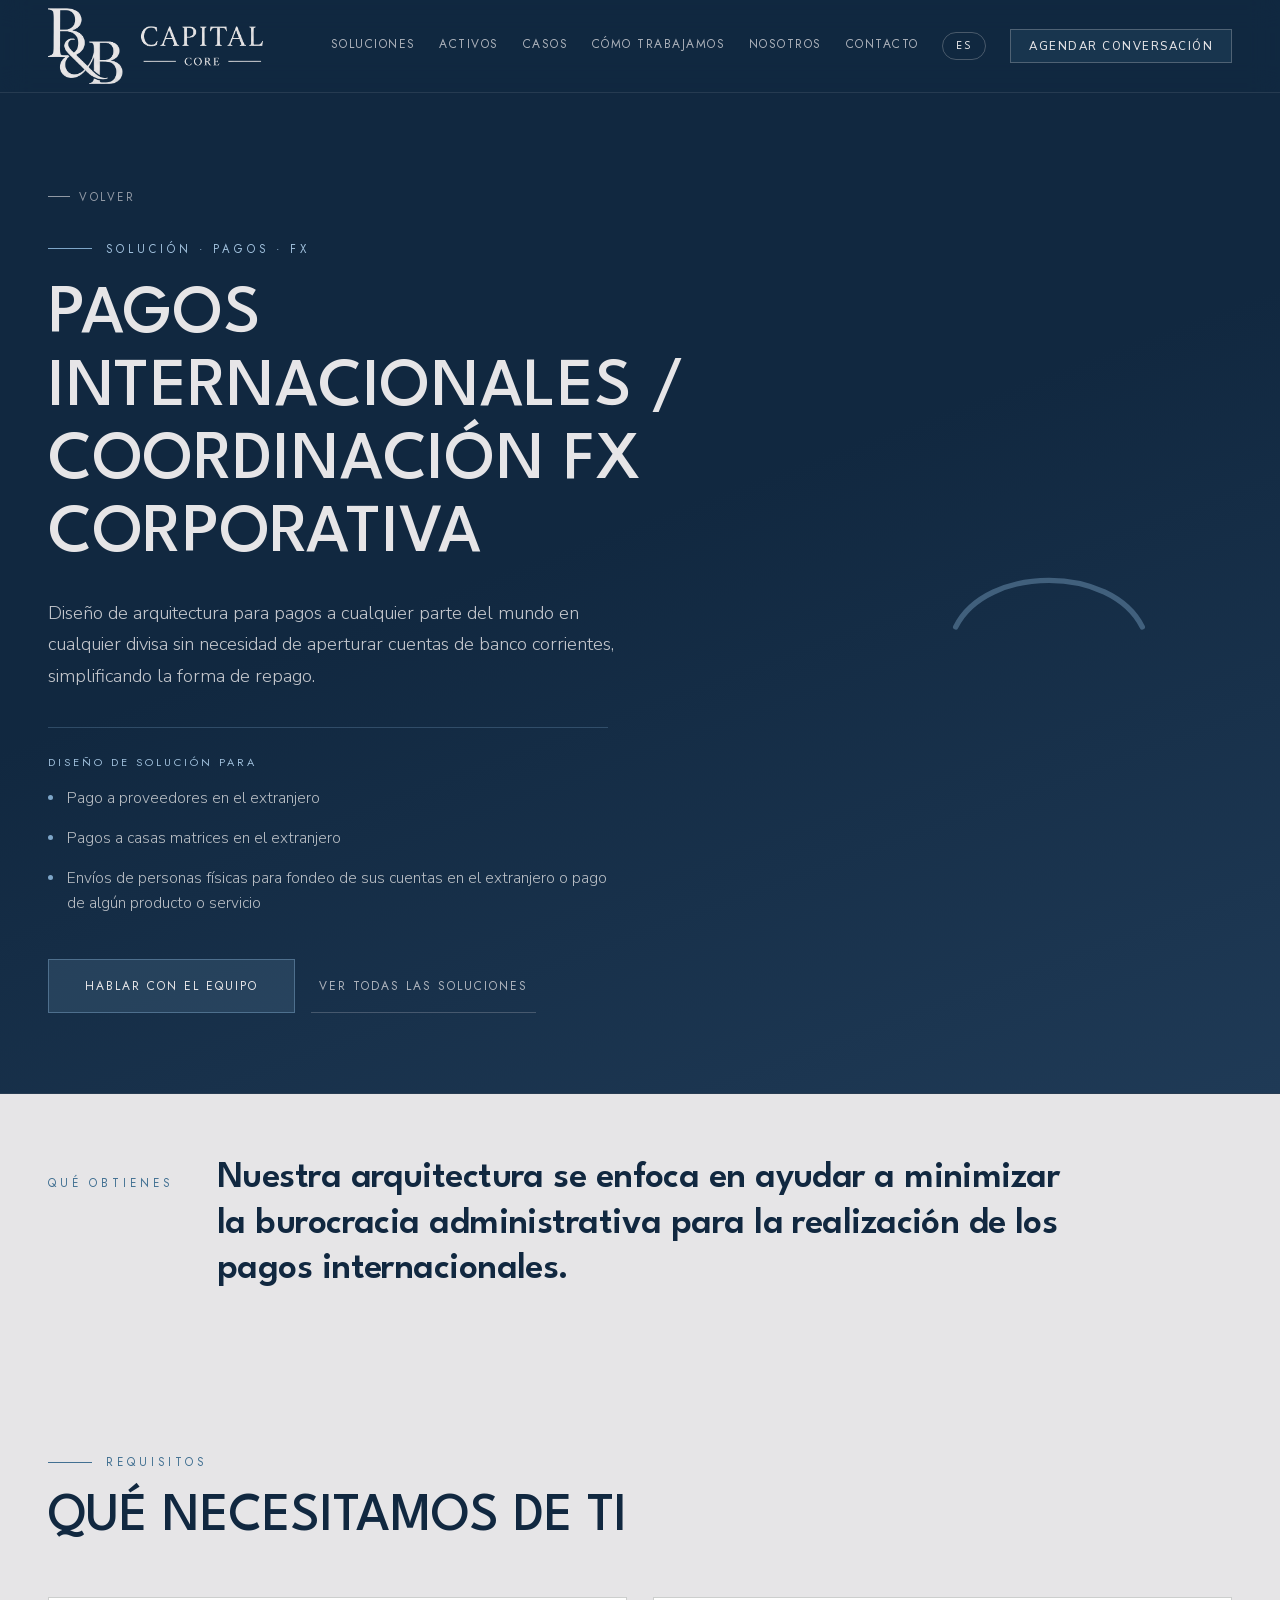
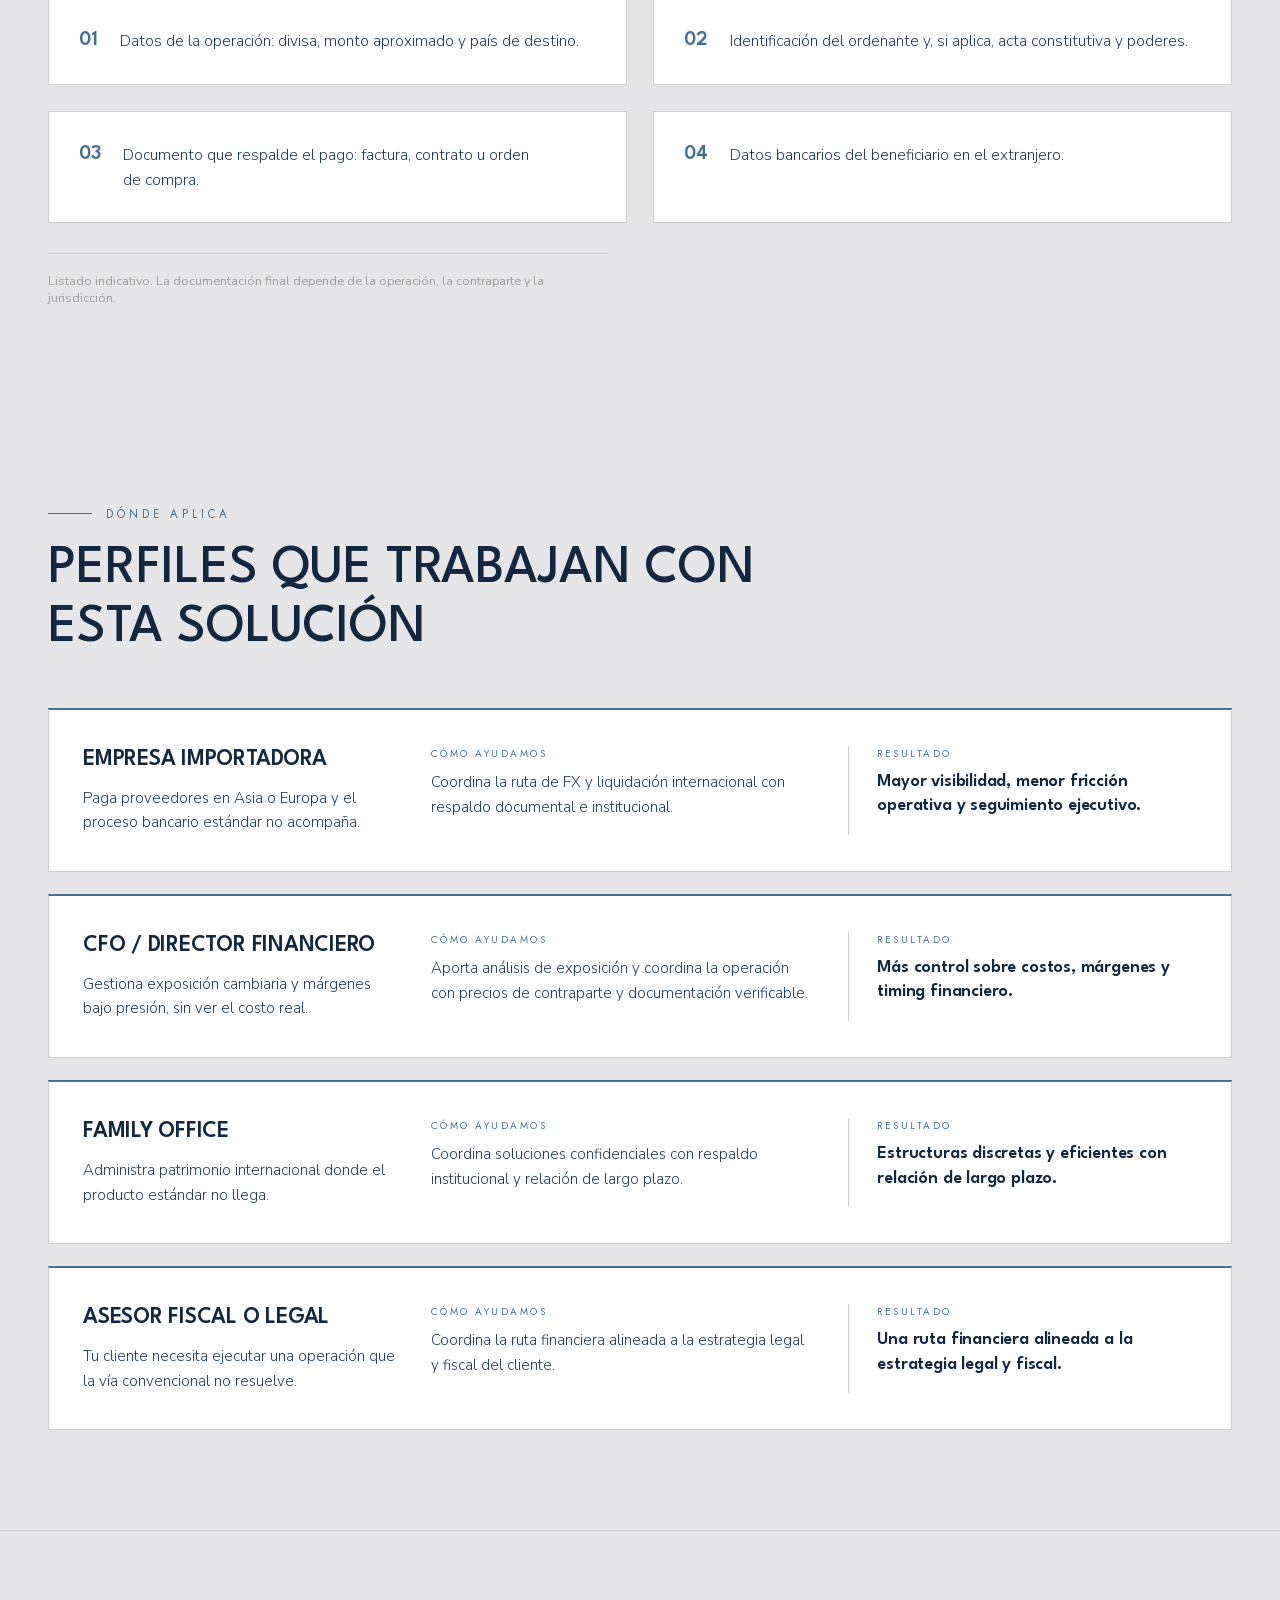
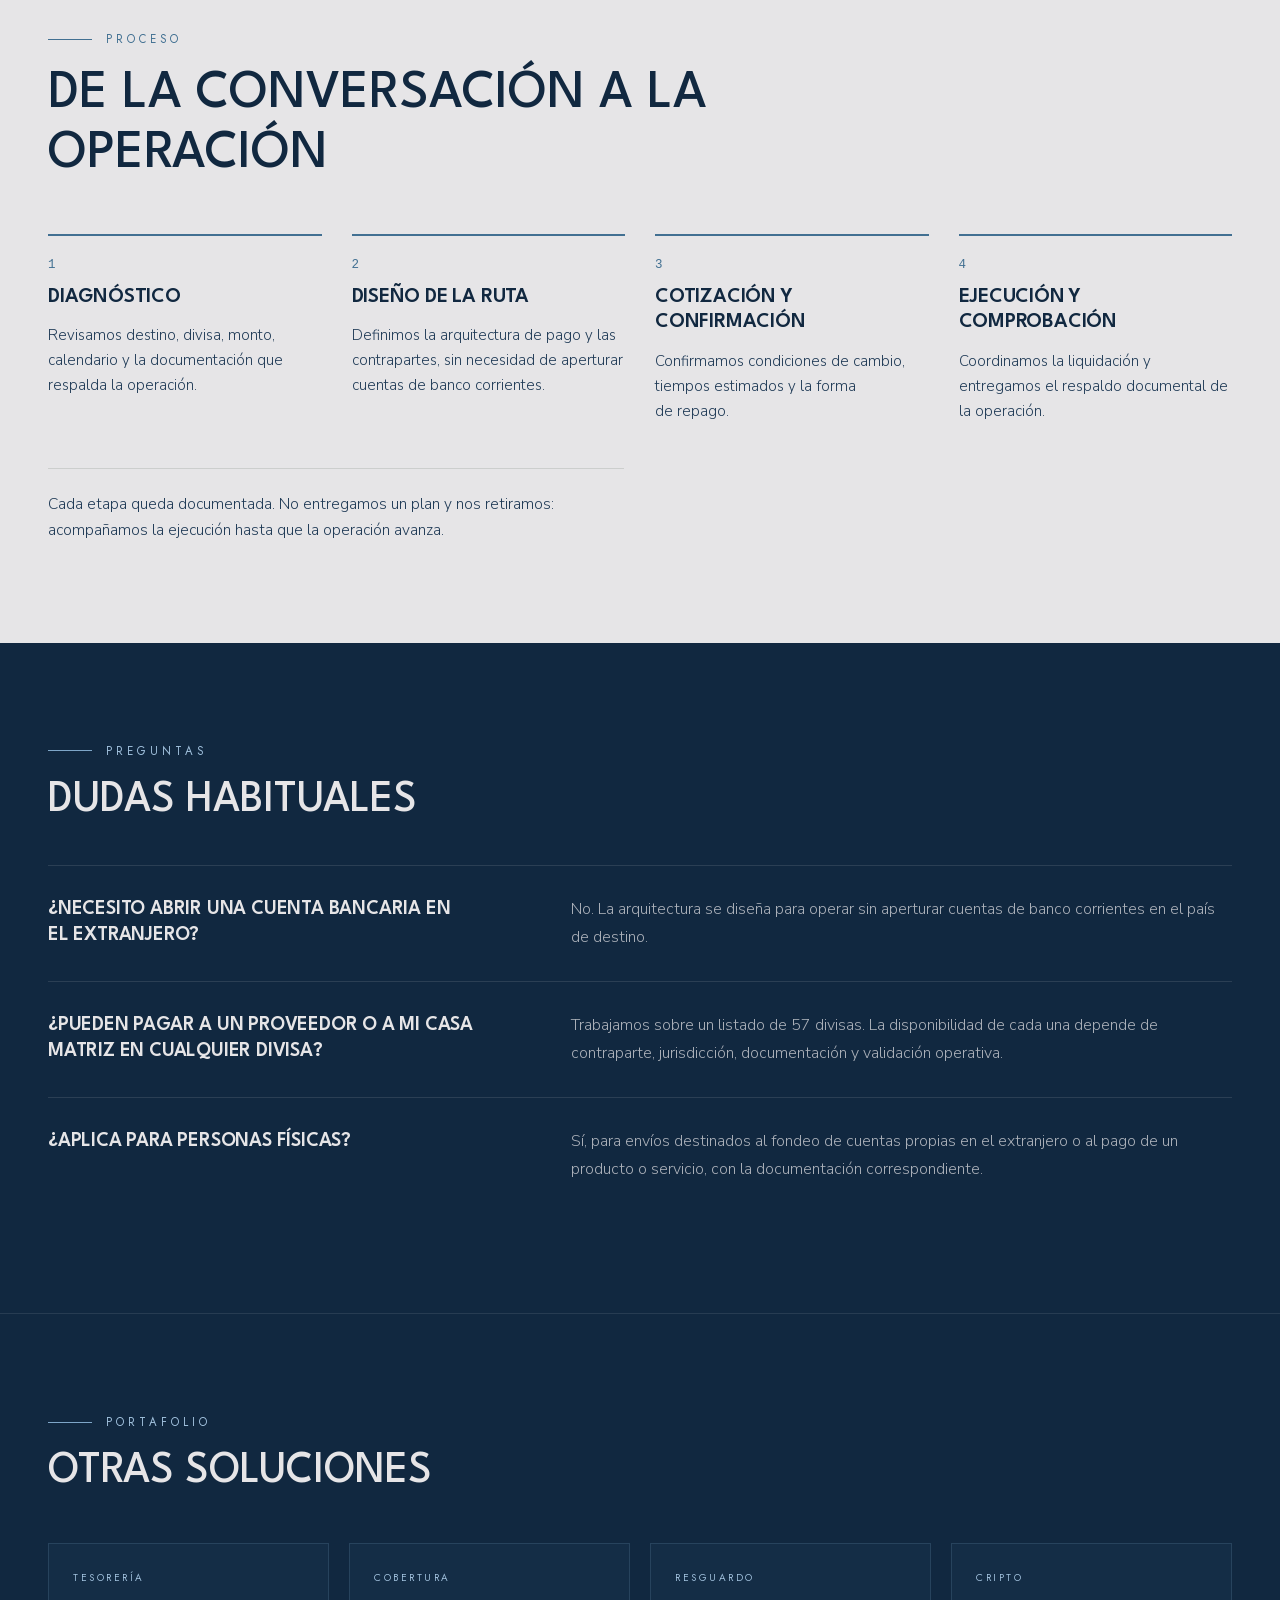
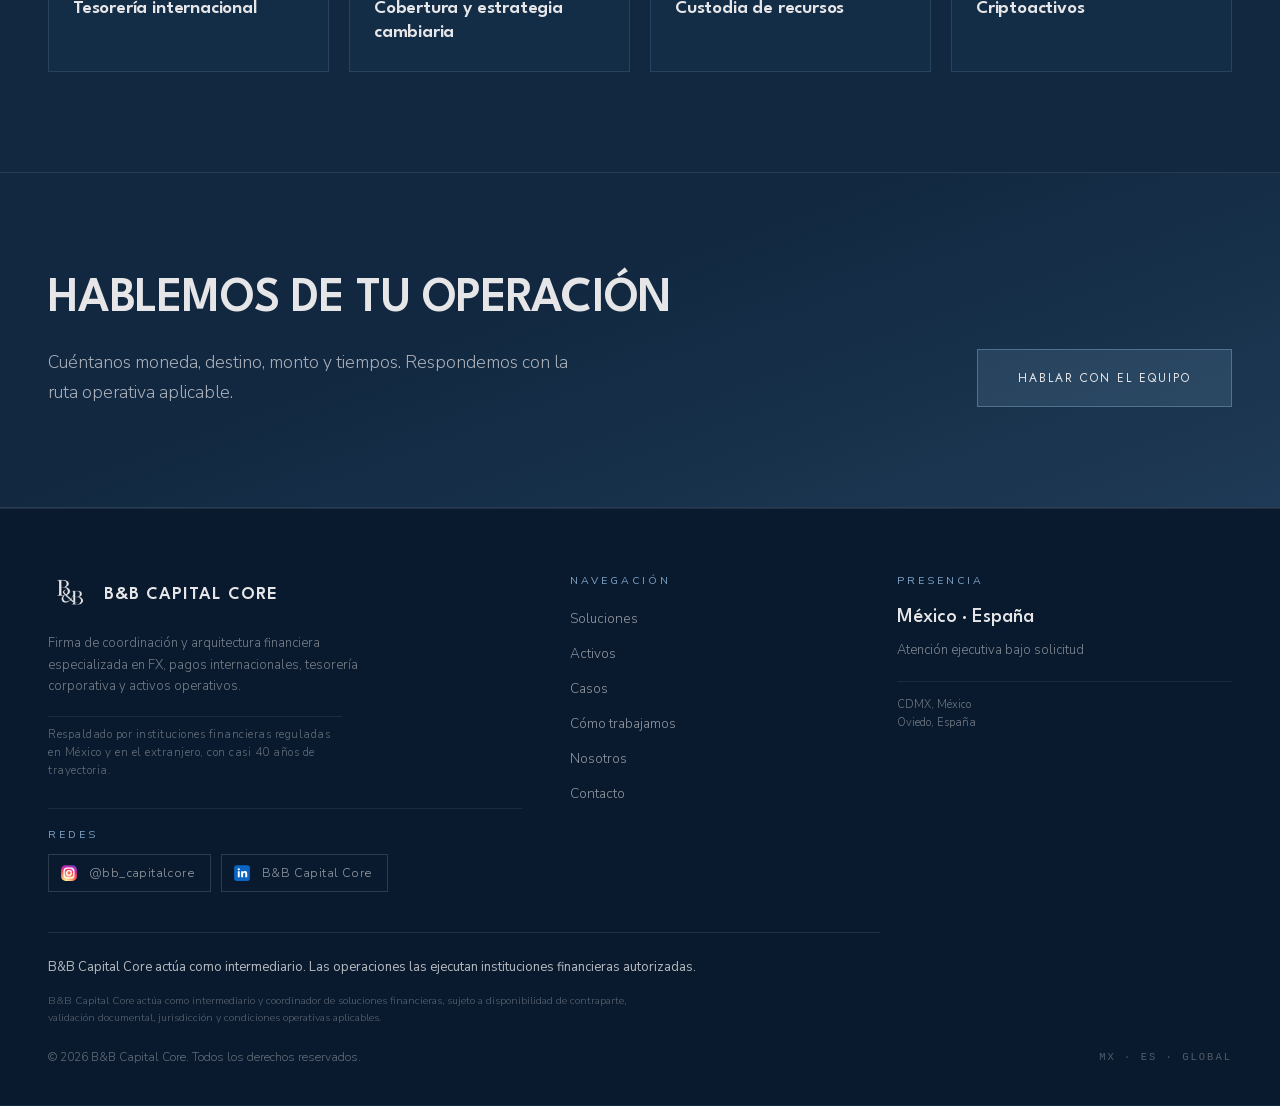
<file: soluciones/pagos-internacionales-fx/index.html>
<!DOCTYPE html>
<html lang="es">
<head>
<meta charset="utf-8">
<meta name="viewport" content="width=device-width, initial-scale=1">
<!-- Google tag (gtag.js) -->
<script async src="https://www.googletagmanager.com/gtag/js?id=G-EKGG61CCGS"></script>
<script>
  window.dataLayer = window.dataLayer || [];
  function gtag(){dataLayer.push(arguments);}
  gtag('js', new Date());
  gtag('config', 'G-EKGG61CCGS');
</script>
<title>Pagos internacionales y coordinación FX corporativa | B&amp;B Capital Core</title>
<meta name="description" content="Arquitectura para pagar a proveedores y casas matrices en el extranjero, en cualquier divisa y sin aperturar cuentas de banco corrientes.">
<link rel="canonical" href="https://bbcapitalcore.com/soluciones/pagos-internacionales-fx/">
<link rel="alternate" hreflang="es" href="https://bbcapitalcore.com/soluciones/pagos-internacionales-fx/">
<link rel="alternate" hreflang="en" href="https://bbcapitalcore.com/en/solutions/international-payments-fx/">
<link rel="alternate" hreflang="x-default" href="https://bbcapitalcore.com/soluciones/pagos-internacionales-fx/">
<meta property="og:type" content="website">
<meta property="og:site_name" content="B&amp;B Capital Core">
<meta property="og:locale" content="es_MX">
<meta property="og:title" content="Pagos internacionales y coordinación FX corporativa | B&amp;B Capital Core">
<meta property="og:description" content="Arquitectura para pagar a proveedores y casas matrices en el extranjero, en cualquier divisa y sin aperturar cuentas de banco corrientes.">
<meta property="og:url" content="https://bbcapitalcore.com/soluciones/pagos-internacionales-fx/">
<meta property="og:image" content="https://bbcapitalcore.com/assets/og-card.png">
<meta property="og:image:width" content="1200">
<meta property="og:image:height" content="630">
<meta property="og:image:alt" content="B&amp;B Capital Core">
<meta name="twitter:image" content="https://bbcapitalcore.com/assets/og-card.png">
<meta name="twitter:card" content="summary_large_image">
<meta name="robots" content="index,follow,max-image-preview:large">
<meta name="theme-color" content="#112840">
<link rel="icon" href="../../assets/monograma-tinta.webp" type="image/webp">
<link rel="stylesheet" href="../../fonts.css">
<link rel="stylesheet" href="../../design.css">
<link rel="stylesheet" href="../../hover.css">
<link rel="stylesheet" href="../../static.css">
<script type="application/ld+json">{"@context":"https://schema.org","@type":"FinancialService","@id":"https://bbcapitalcore.com/#org","name":"B&B Capital Core","url":"https://bbcapitalcore.com/","description":"Firma de coordinación y arquitectura financiera: pagos internacionales, coordinación FX corporativa, tesorería y liquidez para empresas que operan entre países. México y España.","email":"comunicacion@bbcapitalcore.com","sameAs":["https://www.linkedin.com/company/b-b-capital-core/","https://www.instagram.com/bb_capitalcore/"],"areaServed":["MX","ES"],"location":[{"@type":"Place","name":"CDMX, México","address":{"@type":"PostalAddress","addressLocality":"Ciudad de México","addressCountry":"MX"}},{"@type":"Place","name":"Oviedo, España","address":{"@type":"PostalAddress","addressLocality":"Oviedo","addressCountry":"ES"}}]}</script>
<script type="application/ld+json">{"@context":"https://schema.org","@type":"Service","name":"Pagos internacionales / Coordinación FX corporativa","description":"Diseño de arquitectura para pagos a cualquier parte del mundo en cualquier divisa sin necesidad de aperturar cuentas de banco corrientes, simplificando la forma de repago.","serviceType":"Pagos · FX","provider":{"@id":"https://bbcapitalcore.com/#org"},"areaServed":["MX","ES"],"url":"https://bbcapitalcore.com/soluciones/pagos-internacionales-fx/"}</script>
<script type="application/ld+json">{"@context":"https://schema.org","@type":"BreadcrumbList","itemListElement":[{"@type":"ListItem","position":1,"name":"Inicio","item":"https://bbcapitalcore.com/"},{"@type":"ListItem","position":2,"name":"Soluciones","item":"https://bbcapitalcore.com/#soluciones"},{"@type":"ListItem","position":3,"name":"Pagos internacionales / Coordinación FX corporativa","item":"https://bbcapitalcore.com/soluciones/pagos-internacionales-fx/"}]}</script>
<script type="application/ld+json">{"@context":"https://schema.org","@type":"FAQPage","mainEntity":[{"@type":"Question","name":"¿Necesito abrir una cuenta bancaria en el extranjero?","acceptedAnswer":{"@type":"Answer","text":"No. La arquitectura se diseña para operar sin aperturar cuentas de banco corrientes en el país de destino."}},{"@type":"Question","name":"¿Pueden pagar a un proveedor o a mi casa matriz en cualquier divisa?","acceptedAnswer":{"@type":"Answer","text":"Trabajamos sobre un listado de 57 divisas. La disponibilidad de cada una depende de contraparte, jurisdicción, documentación y validación operativa."}},{"@type":"Question","name":"¿Aplica para personas físicas?","acceptedAnswer":{"@type":"Answer","text":"Sí, para envíos destinados al fondeo de cuentas propias en el extranjero o al pago de un producto o servicio, con la documentación correspondiente."}}]}</script>
</head>
<body style="margin:0;background:#112840">

<div style="font-family:'Nunito Sans',sans-serif;color:#E6E5E7;background:#112840">

  <!-- NAV -->
  <header data-screen-label="Nav" class="bb-header" style="view-transition-name:bb-header;position:sticky;top:0;z-index:50;display:flex;align-items:center;justify-content:space-between;padding:8px 48px;background:rgba(17,40,64,0.88);backdrop-filter:blur(14px);border-bottom:1px solid rgba(230,229,231,0.10)">
    <a href="../../index.html#inicio" style="display:flex;align-items:center;gap:11px;text-decoration:none;color:#E6E5E7">
      
      <img src="../../assets/logo-horizontal.webp" alt="B&amp;B Capital Core" class="bb-brandname" style="height:76px;width:auto;aspect-ratio:716/253;object-fit:contain;display:block">
    </a>
    <nav class="bb-nav" style="display:flex;align-items:center;gap:clamp(13px,1.85vw,30px)">
      <a class="bbs1eupixv" href="../../index.html#soluciones" data-navlink="soluciones" style="color:rgba(230,229,231,0.72);text-decoration:none;font-family:'Jost',sans-serif;font-size:12px;letter-spacing:1.5px;text-transform:uppercase;white-space:nowrap;border-bottom:1px solid transparent;padding-bottom:3px;transition:color 0.2s ease,border-color 0.2s ease">Soluciones</a>
      <a class="bbs1eupixv" href="../../index.html#divisas" data-navlink="divisas" style="color:rgba(230,229,231,0.72);text-decoration:none;font-family:'Jost',sans-serif;font-size:12px;letter-spacing:1.5px;text-transform:uppercase;white-space:nowrap;border-bottom:1px solid transparent;padding-bottom:3px;transition:color 0.2s ease,border-color 0.2s ease">Activos</a>
      <a class="bbs1eupixv" href="../../index.html#casos" data-navlink="casos" style="color:rgba(230,229,231,0.72);text-decoration:none;font-family:'Jost',sans-serif;font-size:12px;letter-spacing:1.5px;text-transform:uppercase;white-space:nowrap;border-bottom:1px solid transparent;padding-bottom:3px;transition:color 0.2s ease,border-color 0.2s ease">Casos</a>
      <a class="bbs1eupixv" href="../../index.html#proceso" data-navlink="proceso" style="color:rgba(230,229,231,0.72);text-decoration:none;font-family:'Jost',sans-serif;font-size:12px;letter-spacing:1.5px;text-transform:uppercase;white-space:nowrap;border-bottom:1px solid transparent;padding-bottom:3px;transition:color 0.2s ease,border-color 0.2s ease">Cómo trabajamos</a>
      <a class="bbs1eupixv" href="../../index.html#confianza" data-navlink="confianza" style="color:rgba(230,229,231,0.72);text-decoration:none;font-family:'Jost',sans-serif;font-size:12px;letter-spacing:1.5px;text-transform:uppercase;white-space:nowrap;border-bottom:1px solid transparent;padding-bottom:3px;transition:color 0.2s ease,border-color 0.2s ease">Nosotros</a>
      <a class="bbs1eupixv" href="../../index.html#contacto" data-navlink="contacto" style="color:rgba(230,229,231,0.72);text-decoration:none;font-family:'Jost',sans-serif;font-size:12px;letter-spacing:1.5px;text-transform:uppercase;white-space:nowrap;border-bottom:1px solid transparent;padding-bottom:3px;transition:color 0.2s ease,border-color 0.2s ease">Contacto</a>
      <button class="bbs8rjwir" aria-label="Cambiar idioma" style="background:none;border:1px solid rgba(204,206,205,0.3);border-radius:999px;color:#E6E5E7;padding:8px 13px;font-family:'League Spartan',sans-serif;font-size:11px;letter-spacing:1.5px;cursor:pointer;transition:all 0.2s ease" data-lang-swap="../../en/solutions/international-payments-fx/index.html">ES</button>
      <a class="bbs1rt44n0" href="../../index.html#contacto" style="background:rgba(66,112,146,0.18);color:#E6E5E7;text-decoration:none;padding:8px 18px;font-size:11.5px;letter-spacing:1.5px;text-transform:uppercase;font-weight:500;border:1px solid rgba(204,206,205,0.3);transition:all 0.2s ease">Agendar conversación</a>
    </nav>
    <button id="bb-burger" class="bb-burger" type="button" aria-label="Abrir menú" aria-expanded="false"><span></span><span></span><span></span></button>
    <div id="bb-prog"></div>
  </header>

  <div id="bb-mpanel" class="bb-mpanel">
      <a href="../../index.html#soluciones">Soluciones</a>
      <a href="../../index.html#divisas">Activos</a>
      <a href="../../index.html#casos">Casos</a>
      <a href="../../index.html#proceso">Cómo trabajamos</a>
      <a href="../../index.html#confianza">Nosotros</a>
      <a href="../../index.html#contacto">Contacto</a>
      <div class="bb-mpanel-foot">
        <a href="../../index.html#contacto" style="display:inline-flex;align-items:center;justify-content:center;gap:12px;background:linear-gradient(120deg,#1F3A56,#427092);color:#FFFFFF;text-decoration:none;padding:17px 30px;font-size:12px;letter-spacing:2.5px;text-transform:uppercase;font-weight:500;border:1px solid rgba(204,206,205,0.34);font-family:'League Spartan',sans-serif;opacity:1;transform:none;border-bottom:1px solid rgba(204,206,205,0.34)">Agendar conversación</a>
        <span style="font-size:9px;letter-spacing:3.4px;text-transform:uppercase;color:rgba(230,229,231,0.4)">B&amp;B Capital Core · Financial Firm</span>
      </div>
  </div>

  

  <template id="__bundler_thumbnail" data-bg-color="#112840">
    <svg viewBox="0 0 1200 800" xmlns="http://www.w3.org/2000/svg">
      <rect width="1200" height="800" fill="#112840"></rect>
      <text x="600" y="430" text-anchor="middle" font-family="Georgia,serif" font-size="200" font-weight="600" fill="#E6E5E7" letter-spacing="8">B&amp;B</text>
      <rect x="440" y="500" width="320" height="2" fill="#7EA6C8"></rect>
      <text x="600" y="566" text-anchor="middle" font-family="Georgia,serif" font-size="44" fill="#9FBFDB" letter-spacing="14">CAPITAL CORE</text>
    </svg>
  </template>

  
  <!-- VISTA DE SERVICIO -->
  <section data-screen-label="Servicio · Hero" style="position:relative;overflow:hidden;border-bottom:1px solid rgba(230,229,231,0.10);background:linear-gradient(160deg,#112840 45%,#1F3A56)">
    <div class="bb-shell" style="max-width:1280px;margin:0 auto;padding:88px 48px 80px">
      <a class="bbs1q2c8zf" href="../../index.html#soluciones" style="display:inline-flex;align-items:center;gap:9px;color:rgba(230,229,231,0.6);text-decoration:none;font-family:'Jost',sans-serif;font-size:11.5px;letter-spacing:2.5px;text-transform:uppercase;margin-bottom:36px;transition:color .2s ease">
        <span aria-hidden="true" style="display:block;width:22px;height:1px;background:currentColor"></span>Volver
      </a>
      <div class="bb-svc-hero" style="display:grid;grid-template-columns:minmax(0,1.35fr) minmax(0,0.65fr);gap:56px;align-items:center">
        <div style="min-width:0">
          <div style="display:flex;align-items:center;gap:14px;margin-bottom:22px">
            <span aria-hidden="true" style="display:block;width:44px;height:1px;background:#7EA6C8"></span>
            <span style="font-family:'Jost',sans-serif;font-size:11.5px;letter-spacing:4px;text-transform:uppercase;color:#9FBFDB;white-space:nowrap">Solución · Pagos · FX</span>
          </div>
          <h1 style="font-family:'League Spartan',sans-serif;font-weight:500;letter-spacing:0.01em;font-size:clamp(38px,5.4vw,80px);line-height:1.06;margin:0 0 26px;max-width:20ch;text-wrap:pretty">Pagos internacionales / Coordinación FX corporativa</h1>
          <p style="font-size:18.5px;font-weight:300;line-height:1.72;color:rgba(230,229,231,0.84);margin:0;max-width:52ch;text-wrap:pretty">Diseño de arquitectura para pagos a cualquier parte del mundo en cualquier divisa sin necesidad de aperturar cuentas de banco corrientes, simplificando la forma de repago.</p>
          
            <div style="margin-top:34px;padding-top:26px;border-top:1px solid rgba(126,166,200,0.28);display:flex;flex-direction:column;gap:15px;max-width:56ch">
              <span style="font-family:'Jost',sans-serif;font-size:11px;letter-spacing:3px;text-transform:uppercase;color:#9FBFDB">Diseño de solución para</span>
              
                <div style="display:flex;gap:14px;align-items:flex-start">
                  <span aria-hidden="true" style="flex:none;width:5px;height:5px;margin-top:10px;background:#7EA6C8;border-radius:50%"></span>
                  <span style="font-size:15.5px;font-weight:300;line-height:1.62;color:rgba(230,229,231,0.78);text-wrap:pretty">Pago a proveedores en el extranjero</span>
                </div>
              
                <div style="display:flex;gap:14px;align-items:flex-start">
                  <span aria-hidden="true" style="flex:none;width:5px;height:5px;margin-top:10px;background:#7EA6C8;border-radius:50%"></span>
                  <span style="font-size:15.5px;font-weight:300;line-height:1.62;color:rgba(230,229,231,0.78);text-wrap:pretty">Pagos a casas matrices en el extranjero</span>
                </div>
              
                <div style="display:flex;gap:14px;align-items:flex-start">
                  <span aria-hidden="true" style="flex:none;width:5px;height:5px;margin-top:10px;background:#7EA6C8;border-radius:50%"></span>
                  <span style="font-size:15.5px;font-weight:300;line-height:1.62;color:rgba(230,229,231,0.78);text-wrap:pretty">Envíos de personas físicas para fondeo de sus cuentas en el extranjero o pago de algún producto o servicio</span>
                </div>
              
            </div>
          
          <div style="display:flex;flex-wrap:wrap;gap:16px;margin-top:44px">
            <a class="bbs4msfry" href="../../index.html#contacto" style="display:inline-flex;align-items:center;gap:12px;background:rgba(126,166,200,0.16);color:#E6E5E7;text-decoration:none;padding:17px 36px;font-family:'Jost',sans-serif;font-size:12px;letter-spacing:2px;text-transform:uppercase;border:1px solid rgba(126,166,200,0.45);white-space:nowrap;transition:background .2s ease,border-color .2s ease,color .2s ease">Hablar con el equipo</a>
            <a class="bbs191iaar" href="../../index.html#soluciones" style="display:inline-flex;align-items:center;gap:12px;color:rgba(230,229,231,0.72);text-decoration:none;padding:17px 8px;font-family:'Jost',sans-serif;font-size:12px;letter-spacing:2px;text-transform:uppercase;border-bottom:1px solid rgba(230,229,231,0.22);white-space:nowrap;transition:color .2s ease,border-color .2s ease">Ver todas las soluciones</a>
          </div>
        </div>
        <div class="bb-svc-icon" aria-hidden="true" style="display:flex;justify-content:center;align-items:center;min-width:0">
          <svg viewBox="8 8 18 18" style="width:100%;max-width:280px;height:auto;fill:none;stroke:#7EA6C8;stroke-width:0.34;stroke-linecap:round;stroke-linejoin:round;opacity:0.42">
            <path d="M 11 17 c 2 -4 10 -4 12 0"></path>
          </svg>
        </div>
      </div>
    </div>
  </section>

  <section data-screen-label="Servicio · Beneficio" style="background:#E6E5E7;color:#112840">
    <div class="bb-shell" style="max-width:1280px;margin:0 auto;padding:62px 48px;display:flex;align-items:baseline;gap:44px;flex-wrap:wrap">
      <span style="font-family:'Jost',sans-serif;font-size:11.5px;letter-spacing:4px;text-transform:uppercase;color:#427092;white-space:nowrap">Qué obtienes</span>
      <p style="font-family:'League Spartan',sans-serif;font-weight:600;letter-spacing:-0.015em;font-size:clamp(22px,2.9vw,42px);line-height:1.22;margin:0;color:#112840;flex:1 1 420px;text-wrap:pretty">Nuestra arquitectura se enfoca en ayudar a minimizar la burocracia administrativa para la realización de los pagos internacionales.</p>
    </div>
  </section>

  
  <section data-screen-label="Servicio · Requisitos" style="background:#E6E5E7;color:#112840">
    <div class="bb-shell" style="max-width:1280px;margin:0 auto;padding:100px 48px">
      <div style="display:flex;align-items:center;gap:14px;margin-bottom:18px">
        <span aria-hidden="true" style="display:block;width:44px;height:1px;background:#427092"></span>
        <span style="font-family:'Jost',sans-serif;font-size:11.5px;letter-spacing:4px;text-transform:uppercase;color:#427092;white-space:nowrap">Requisitos</span>
      </div>
      <h2 style="font-family:'League Spartan',sans-serif;font-weight:500;font-size:clamp(32px,4.2vw,54px);line-height:1.1;margin:0 0 50px;max-width:22ch;color:#112840">Qué necesitamos de ti</h2>
      <div style="display:grid;grid-template-columns:repeat(2,minmax(0,1fr));gap:26px">
        
          <div style="display:flex;gap:22px;align-items:flex-start;padding:30px 30px;background:#FFFFFF;border:1px solid #CCCECD;min-width:0">
            <span style="font-family:'League Spartan',sans-serif;font-weight:600;font-size:20px;color:#427092;flex:none;line-height:1.2">01</span>
            <span style="font-size:15.5px;font-weight:300;line-height:1.62;color:#1F3A56;text-wrap:pretty">Datos de la operación: divisa, monto aproximado y país de destino.</span>
          </div>
        
          <div style="display:flex;gap:22px;align-items:flex-start;padding:30px 30px;background:#FFFFFF;border:1px solid #CCCECD;min-width:0">
            <span style="font-family:'League Spartan',sans-serif;font-weight:600;font-size:20px;color:#427092;flex:none;line-height:1.2">02</span>
            <span style="font-size:15.5px;font-weight:300;line-height:1.62;color:#1F3A56;text-wrap:pretty">Identificación del ordenante y, si aplica, acta constitutiva y poderes.</span>
          </div>
        
          <div style="display:flex;gap:22px;align-items:flex-start;padding:30px 30px;background:#FFFFFF;border:1px solid #CCCECD;min-width:0">
            <span style="font-family:'League Spartan',sans-serif;font-weight:600;font-size:20px;color:#427092;flex:none;line-height:1.2">03</span>
            <span style="font-size:15.5px;font-weight:300;line-height:1.62;color:#1F3A56;text-wrap:pretty">Documento que respalde el pago: factura, contrato u orden de compra.</span>
          </div>
        
          <div style="display:flex;gap:22px;align-items:flex-start;padding:30px 30px;background:#FFFFFF;border:1px solid #CCCECD;min-width:0">
            <span style="font-family:'League Spartan',sans-serif;font-weight:600;font-size:20px;color:#427092;flex:none;line-height:1.2">04</span>
            <span style="font-size:15.5px;font-weight:300;line-height:1.62;color:#1F3A56;text-wrap:pretty">Datos bancarios del beneficiario en el extranjero.</span>
          </div>
        
      </div>
      <p style="font-size:12.5px;color:#9F9F9B;margin:30px 0 0;padding-top:18px;border-top:1px solid #CCCECD;max-width:70ch">Listado indicativo. La documentación final depende de la operación, la contraparte y la jurisdicción.</p>
    </div>
  </section>
  

  
  <section data-screen-label="Servicio · Casos" style="background:#E6E5E7;color:#112840">
    <div class="bb-shell" style="max-width:1280px;margin:0 auto;padding:100px 48px">
      <div style="display:flex;align-items:center;gap:14px;margin-bottom:18px">
        <span aria-hidden="true" style="display:block;width:44px;height:1px;background:#427092"></span>
        <span style="font-family:'Jost',sans-serif;font-size:11.5px;letter-spacing:4px;text-transform:uppercase;color:#427092;white-space:nowrap">Dónde aplica</span>
      </div>
      <h2 style="font-family:'League Spartan',sans-serif;font-weight:500;font-size:clamp(32px,4.2vw,54px);line-height:1.1;margin:0 0 50px;max-width:24ch;color:#112840">Perfiles que trabajan con esta solución</h2>
      <div style="display:flex;flex-direction:column;gap:22px">
        
          <div class="bb-svc-case" style="display:grid;grid-template-columns:minmax(0,0.9fr) minmax(0,1.1fr) minmax(0,1fr);gap:34px;padding:36px 34px;background:#FFFFFF;border:1px solid #CCCECD;border-top:2px solid #427092">
            <div style="display:flex;flex-direction:column;gap:12px;min-width:0">
              <h3 style="font-family:'League Spartan',sans-serif;font-weight:600;font-size:23px;letter-spacing:-0.01em;line-height:1.2;margin:0;color:#112840">Empresa importadora</h3>
              <p style="font-size:15px;font-weight:300;line-height:1.65;color:#1F3A56;margin:0;text-wrap:pretty">Paga proveedores en Asia o Europa y el proceso bancario estándar no acompaña.</p>
            </div>
            <div style="display:flex;flex-direction:column;gap:9px;min-width:0">
              <span style="font-family:'Jost',sans-serif;font-size:10px;letter-spacing:2.5px;text-transform:uppercase;color:#427092">Cómo ayudamos</span>
              <p style="font-size:15px;font-weight:300;line-height:1.65;color:#1F3A56;margin:0;text-wrap:pretty">Coordina la ruta de FX y liquidación internacional con respaldo documental e institucional.</p>
            </div>
            <div style="display:flex;flex-direction:column;gap:9px;min-width:0;padding-left:28px;border-left:1px solid #CCCECD">
              <span style="font-family:'Jost',sans-serif;font-size:10px;letter-spacing:2.5px;text-transform:uppercase;color:#427092">Resultado</span>
              <p style="font-family:'League Spartan',sans-serif;font-weight:600;font-size:18px;line-height:1.35;letter-spacing:-0.01em;color:#112840;margin:0;text-wrap:pretty">Mayor visibilidad, menor fricción operativa y seguimiento ejecutivo.</p>
            </div>
          </div>
        
          <div class="bb-svc-case" style="display:grid;grid-template-columns:minmax(0,0.9fr) minmax(0,1.1fr) minmax(0,1fr);gap:34px;padding:36px 34px;background:#FFFFFF;border:1px solid #CCCECD;border-top:2px solid #427092">
            <div style="display:flex;flex-direction:column;gap:12px;min-width:0">
              <h3 style="font-family:'League Spartan',sans-serif;font-weight:600;font-size:23px;letter-spacing:-0.01em;line-height:1.2;margin:0;color:#112840">CFO / Director financiero</h3>
              <p style="font-size:15px;font-weight:300;line-height:1.65;color:#1F3A56;margin:0;text-wrap:pretty">Gestiona exposición cambiaria y márgenes bajo presión, sin ver el costo real.</p>
            </div>
            <div style="display:flex;flex-direction:column;gap:9px;min-width:0">
              <span style="font-family:'Jost',sans-serif;font-size:10px;letter-spacing:2.5px;text-transform:uppercase;color:#427092">Cómo ayudamos</span>
              <p style="font-size:15px;font-weight:300;line-height:1.65;color:#1F3A56;margin:0;text-wrap:pretty">Aporta análisis de exposición y coordina la operación con precios de contraparte y documentación verificable.</p>
            </div>
            <div style="display:flex;flex-direction:column;gap:9px;min-width:0;padding-left:28px;border-left:1px solid #CCCECD">
              <span style="font-family:'Jost',sans-serif;font-size:10px;letter-spacing:2.5px;text-transform:uppercase;color:#427092">Resultado</span>
              <p style="font-family:'League Spartan',sans-serif;font-weight:600;font-size:18px;line-height:1.35;letter-spacing:-0.01em;color:#112840;margin:0;text-wrap:pretty">Más control sobre costos, márgenes y timing financiero.</p>
            </div>
          </div>
        
          <div class="bb-svc-case" style="display:grid;grid-template-columns:minmax(0,0.9fr) minmax(0,1.1fr) minmax(0,1fr);gap:34px;padding:36px 34px;background:#FFFFFF;border:1px solid #CCCECD;border-top:2px solid #427092">
            <div style="display:flex;flex-direction:column;gap:12px;min-width:0">
              <h3 style="font-family:'League Spartan',sans-serif;font-weight:600;font-size:23px;letter-spacing:-0.01em;line-height:1.2;margin:0;color:#112840">Family office</h3>
              <p style="font-size:15px;font-weight:300;line-height:1.65;color:#1F3A56;margin:0;text-wrap:pretty">Administra patrimonio internacional donde el producto estándar no llega.</p>
            </div>
            <div style="display:flex;flex-direction:column;gap:9px;min-width:0">
              <span style="font-family:'Jost',sans-serif;font-size:10px;letter-spacing:2.5px;text-transform:uppercase;color:#427092">Cómo ayudamos</span>
              <p style="font-size:15px;font-weight:300;line-height:1.65;color:#1F3A56;margin:0;text-wrap:pretty">Coordina soluciones confidenciales con respaldo institucional y relación de largo plazo.</p>
            </div>
            <div style="display:flex;flex-direction:column;gap:9px;min-width:0;padding-left:28px;border-left:1px solid #CCCECD">
              <span style="font-family:'Jost',sans-serif;font-size:10px;letter-spacing:2.5px;text-transform:uppercase;color:#427092">Resultado</span>
              <p style="font-family:'League Spartan',sans-serif;font-weight:600;font-size:18px;line-height:1.35;letter-spacing:-0.01em;color:#112840;margin:0;text-wrap:pretty">Estructuras discretas y eficientes con relación de largo plazo.</p>
            </div>
          </div>
        
          <div class="bb-svc-case" style="display:grid;grid-template-columns:minmax(0,0.9fr) minmax(0,1.1fr) minmax(0,1fr);gap:34px;padding:36px 34px;background:#FFFFFF;border:1px solid #CCCECD;border-top:2px solid #427092">
            <div style="display:flex;flex-direction:column;gap:12px;min-width:0">
              <h3 style="font-family:'League Spartan',sans-serif;font-weight:600;font-size:23px;letter-spacing:-0.01em;line-height:1.2;margin:0;color:#112840">Asesor fiscal o legal</h3>
              <p style="font-size:15px;font-weight:300;line-height:1.65;color:#1F3A56;margin:0;text-wrap:pretty">Tu cliente necesita ejecutar una operación que la vía convencional no resuelve.</p>
            </div>
            <div style="display:flex;flex-direction:column;gap:9px;min-width:0">
              <span style="font-family:'Jost',sans-serif;font-size:10px;letter-spacing:2.5px;text-transform:uppercase;color:#427092">Cómo ayudamos</span>
              <p style="font-size:15px;font-weight:300;line-height:1.65;color:#1F3A56;margin:0;text-wrap:pretty">Coordina la ruta financiera alineada a la estrategia legal y fiscal del cliente.</p>
            </div>
            <div style="display:flex;flex-direction:column;gap:9px;min-width:0;padding-left:28px;border-left:1px solid #CCCECD">
              <span style="font-family:'Jost',sans-serif;font-size:10px;letter-spacing:2.5px;text-transform:uppercase;color:#427092">Resultado</span>
              <p style="font-family:'League Spartan',sans-serif;font-weight:600;font-size:18px;line-height:1.35;letter-spacing:-0.01em;color:#112840;margin:0;text-wrap:pretty">Una ruta financiera alineada a la estrategia legal y fiscal.</p>
            </div>
          </div>
        
      </div>
    </div>
  </section>
  

  
  <section data-screen-label="Servicio · Proceso" style="background:#E6E5E7;color:#112840;border-top:1px solid #CCCECD">
    <div class="bb-shell" style="max-width:1280px;margin:0 auto;padding:100px 48px">
      <div style="display:flex;align-items:center;gap:14px;margin-bottom:18px">
        <span aria-hidden="true" style="display:block;width:44px;height:1px;background:#427092"></span>
        <span style="font-family:'Jost',sans-serif;font-size:11.5px;letter-spacing:4px;text-transform:uppercase;color:#427092;white-space:nowrap">Proceso</span>
      </div>
      <h2 style="font-family:'League Spartan',sans-serif;font-weight:500;font-size:clamp(32px,4.2vw,54px);line-height:1.1;margin:0 0 50px;max-width:24ch;color:#112840">De la conversación a la operación</h2>
      <div class="bb-svc-proc" style="display:grid;grid-template-columns:repeat(4,minmax(0,1fr));gap:30px">
        
          <div style="display:flex;flex-direction:column;gap:13px;min-width:0;padding-top:22px;border-top:2px solid #427092">
            <span style="font-family:ui-monospace,monospace;font-size:12.5px;letter-spacing:2px;color:#427092">1</span>
            <h3 style="font-family:'League Spartan',sans-serif;font-weight:600;font-size:21px;letter-spacing:-0.01em;line-height:1.22;margin:0;color:#112840;text-wrap:pretty">Diagnóstico</h3>
            <p style="font-size:15px;font-weight:300;line-height:1.66;color:#1F3A56;margin:0;text-wrap:pretty">Revisamos destino, divisa, monto, calendario y la documentación que respalda la operación.</p>
          </div>
        
          <div style="display:flex;flex-direction:column;gap:13px;min-width:0;padding-top:22px;border-top:2px solid #427092">
            <span style="font-family:ui-monospace,monospace;font-size:12.5px;letter-spacing:2px;color:#427092">2</span>
            <h3 style="font-family:'League Spartan',sans-serif;font-weight:600;font-size:21px;letter-spacing:-0.01em;line-height:1.22;margin:0;color:#112840;text-wrap:pretty">Diseño de la ruta</h3>
            <p style="font-size:15px;font-weight:300;line-height:1.66;color:#1F3A56;margin:0;text-wrap:pretty">Definimos la arquitectura de pago y las contrapartes, sin necesidad de aperturar cuentas de banco corrientes.</p>
          </div>
        
          <div style="display:flex;flex-direction:column;gap:13px;min-width:0;padding-top:22px;border-top:2px solid #427092">
            <span style="font-family:ui-monospace,monospace;font-size:12.5px;letter-spacing:2px;color:#427092">3</span>
            <h3 style="font-family:'League Spartan',sans-serif;font-weight:600;font-size:21px;letter-spacing:-0.01em;line-height:1.22;margin:0;color:#112840;text-wrap:pretty">Cotización y confirmación</h3>
            <p style="font-size:15px;font-weight:300;line-height:1.66;color:#1F3A56;margin:0;text-wrap:pretty">Confirmamos condiciones de cambio, tiempos estimados y la forma de repago.</p>
          </div>
        
          <div style="display:flex;flex-direction:column;gap:13px;min-width:0;padding-top:22px;border-top:2px solid #427092">
            <span style="font-family:ui-monospace,monospace;font-size:12.5px;letter-spacing:2px;color:#427092">4</span>
            <h3 style="font-family:'League Spartan',sans-serif;font-weight:600;font-size:21px;letter-spacing:-0.01em;line-height:1.22;margin:0;color:#112840;text-wrap:pretty">Ejecución y comprobación</h3>
            <p style="font-size:15px;font-weight:300;line-height:1.66;color:#1F3A56;margin:0;text-wrap:pretty">Coordinamos la liquidación y entregamos el respaldo documental de la operación.</p>
          </div>
        
      </div>
      <p style="font-size:15.5px;font-weight:300;line-height:1.68;color:#1F3A56;margin:44px 0 0;padding-top:22px;border-top:1px solid #CCCECD;max-width:64ch;text-wrap:pretty">Cada etapa queda documentada. No entregamos un plan y nos retiramos: acompañamos la ejecución hasta que la operación avanza.</p>
    </div>
  </section>
  

  
  <section data-screen-label="Servicio · Dudas" style="border-bottom:1px solid rgba(230,229,231,0.10)">
    <div class="bb-shell" style="max-width:1280px;margin:0 auto;padding:100px 48px">
      <div style="display:flex;align-items:center;gap:14px;margin-bottom:18px">
        <span aria-hidden="true" style="display:block;width:44px;height:1px;background:#7EA6C8"></span>
        <span style="font-family:'Jost',sans-serif;font-size:11.5px;letter-spacing:4px;text-transform:uppercase;color:#9FBFDB;white-space:nowrap">Preguntas</span>
      </div>
      <h2 style="font-family:'League Spartan',sans-serif;font-weight:500;font-size:clamp(28px,3.4vw,46px);line-height:1.12;margin:0 0 40px">Dudas habituales</h2>
      <div style="display:flex;flex-direction:column">
        
          <div class="bb-svc-faq" style="display:grid;grid-template-columns:minmax(0,0.85fr) minmax(0,1.15fr);gap:34px;padding:30px 0;border-top:1px solid rgba(230,229,231,0.12)">
            <h3 style="font-family:'League Spartan',sans-serif;font-weight:600;font-size:20px;letter-spacing:-0.01em;line-height:1.3;margin:0;color:#E6E5E7;text-wrap:pretty">¿Necesito abrir una cuenta bancaria en el extranjero?</h3>
            <p style="font-size:16px;font-weight:300;line-height:1.72;color:rgba(230,229,231,0.72);margin:0;text-wrap:pretty">No. La arquitectura se diseña para operar sin aperturar cuentas de banco corrientes en el país de destino.</p>
          </div>
        
          <div class="bb-svc-faq" style="display:grid;grid-template-columns:minmax(0,0.85fr) minmax(0,1.15fr);gap:34px;padding:30px 0;border-top:1px solid rgba(230,229,231,0.12)">
            <h3 style="font-family:'League Spartan',sans-serif;font-weight:600;font-size:20px;letter-spacing:-0.01em;line-height:1.3;margin:0;color:#E6E5E7;text-wrap:pretty">¿Pueden pagar a un proveedor o a mi casa matriz en cualquier divisa?</h3>
            <p style="font-size:16px;font-weight:300;line-height:1.72;color:rgba(230,229,231,0.72);margin:0;text-wrap:pretty">Trabajamos sobre un listado de 57 divisas. La disponibilidad de cada una depende de contraparte, jurisdicción, documentación y validación operativa.</p>
          </div>
        
          <div class="bb-svc-faq" style="display:grid;grid-template-columns:minmax(0,0.85fr) minmax(0,1.15fr);gap:34px;padding:30px 0;border-top:1px solid rgba(230,229,231,0.12)">
            <h3 style="font-family:'League Spartan',sans-serif;font-weight:600;font-size:20px;letter-spacing:-0.01em;line-height:1.3;margin:0;color:#E6E5E7;text-wrap:pretty">¿Aplica para personas físicas?</h3>
            <p style="font-size:16px;font-weight:300;line-height:1.72;color:rgba(230,229,231,0.72);margin:0;text-wrap:pretty">Sí, para envíos destinados al fondeo de cuentas propias en el extranjero o al pago de un producto o servicio, con la documentación correspondiente.</p>
          </div>
        
      </div>
    </div>
  </section>
  

  <section data-screen-label="Servicio · Portafolio" style="border-bottom:1px solid rgba(230,229,231,0.10)">
    <div class="bb-shell" style="max-width:1280px;margin:0 auto;padding:100px 48px">
      <div style="display:flex;align-items:center;gap:14px;margin-bottom:18px">
        <span aria-hidden="true" style="display:block;width:44px;height:1px;background:#7EA6C8"></span>
        <span style="font-family:'Jost',sans-serif;font-size:11.5px;letter-spacing:4px;text-transform:uppercase;color:#9FBFDB;white-space:nowrap">Portafolio</span>
      </div>
      <h2 style="font-family:'League Spartan',sans-serif;font-weight:500;font-size:clamp(28px,3.4vw,46px);line-height:1.12;margin:0 0 46px">Otras soluciones</h2>
      <div class="bb-svc-4" style="display:grid;grid-template-columns:repeat(4,minmax(0,1fr));gap:20px">
        
          <a class="bbsijrczq" href="../tesoreria-internacional/index.html" style="display:flex;flex-direction:column;gap:12px;padding:26px 24px;background:rgba(31,58,86,0.28);border:1px solid rgba(126,166,200,0.18);text-decoration:none;color:#E6E5E7;min-width:0;transition:background .22s ease,border-color .22s ease,transform .26s cubic-bezier(.2,.7,.2,1)">
            <span style="font-family:'Jost',sans-serif;font-size:10px;letter-spacing:2.5px;text-transform:uppercase;color:#9FBFDB">Tesorería</span>
            <span style="font-family:'League Spartan',sans-serif;font-weight:600;font-size:19px;letter-spacing:-0.01em;line-height:1.25;text-wrap:pretty">Tesorería internacional</span>
          </a>
        
          <a class="bbsijrczq" href="../cobertura-estrategia-cambiaria/index.html" style="display:flex;flex-direction:column;gap:12px;padding:26px 24px;background:rgba(31,58,86,0.28);border:1px solid rgba(126,166,200,0.18);text-decoration:none;color:#E6E5E7;min-width:0;transition:background .22s ease,border-color .22s ease,transform .26s cubic-bezier(.2,.7,.2,1)">
            <span style="font-family:'Jost',sans-serif;font-size:10px;letter-spacing:2.5px;text-transform:uppercase;color:#9FBFDB">Cobertura</span>
            <span style="font-family:'League Spartan',sans-serif;font-weight:600;font-size:19px;letter-spacing:-0.01em;line-height:1.25;text-wrap:pretty">Cobertura y estrategia cambiaria</span>
          </a>
        
          <a class="bbsijrczq" href="../custodia-de-recursos/index.html" style="display:flex;flex-direction:column;gap:12px;padding:26px 24px;background:rgba(31,58,86,0.28);border:1px solid rgba(126,166,200,0.18);text-decoration:none;color:#E6E5E7;min-width:0;transition:background .22s ease,border-color .22s ease,transform .26s cubic-bezier(.2,.7,.2,1)">
            <span style="font-family:'Jost',sans-serif;font-size:10px;letter-spacing:2.5px;text-transform:uppercase;color:#9FBFDB">Resguardo</span>
            <span style="font-family:'League Spartan',sans-serif;font-weight:600;font-size:19px;letter-spacing:-0.01em;line-height:1.25;text-wrap:pretty">Custodia de recursos</span>
          </a>
        
          <a class="bbsijrczq" href="../criptoactivos/index.html" style="display:flex;flex-direction:column;gap:12px;padding:26px 24px;background:rgba(31,58,86,0.28);border:1px solid rgba(126,166,200,0.18);text-decoration:none;color:#E6E5E7;min-width:0;transition:background .22s ease,border-color .22s ease,transform .26s cubic-bezier(.2,.7,.2,1)">
            <span style="font-family:'Jost',sans-serif;font-size:10px;letter-spacing:2.5px;text-transform:uppercase;color:#9FBFDB">Cripto</span>
            <span style="font-family:'League Spartan',sans-serif;font-weight:600;font-size:19px;letter-spacing:-0.01em;line-height:1.25;text-wrap:pretty">Criptoactivos</span>
          </a>
        
      </div>
    </div>
  </section>

  <section data-screen-label="Servicio · Cierre" style="background:linear-gradient(160deg,#112840 40%,#1F3A56);border-bottom:1px solid rgba(230,229,231,0.10)">
    <div class="bb-shell" style="max-width:1280px;margin:0 auto;padding:100px 48px;display:flex;align-items:flex-end;justify-content:space-between;gap:48px;flex-wrap:wrap">
      <div style="flex:1 1 460px;min-width:0">
        <h2 style="font-family:'League Spartan',sans-serif;font-weight:600;letter-spacing:-0.015em;font-size:clamp(28px,3.8vw,50px);line-height:1.12;margin:0 0 20px">Hablemos de tu operación</h2>
        <p style="font-size:17.5px;font-weight:300;line-height:1.72;color:rgba(230,229,231,0.72);margin:0;max-width:48ch;text-wrap:pretty">Cuéntanos moneda, destino, monto y tiempos. Respondemos con la ruta operativa aplicable.</p>
      </div>
      <a class="bbs4msfry" href="../../index.html#contacto" style="display:inline-flex;align-items:center;gap:12px;background:rgba(126,166,200,0.16);color:#E6E5E7;text-decoration:none;padding:19px 40px;font-family:'Jost',sans-serif;font-size:12px;letter-spacing:2px;text-transform:uppercase;border:1px solid rgba(126,166,200,0.45);flex:none;white-space:nowrap;transition:background .2s ease,border-color .2s ease,color .2s ease">Hablar con el equipo</a>
    </div>
  </section>
  

  <!-- FOOTER -->
  <footer data-screen-label="Footer" style="background:#0A1A2E;border-top:1px solid rgba(230,229,231,0.10)">
    <div style="max-width:1280px;margin:0 auto;padding:64px 48px 40px;display:grid;grid-template-columns:1.7fr 1fr 1.2fr;gap:48px">
      <!-- Col 1 · Marca -->
      <div aria-hidden="true" style="position:absolute;left:-9999px;top:0;width:1px;height:1px;overflow:hidden;opacity:0;pointer-events:none">
        <img id="bb-logo-off" src="../../assets/monograma-claro.webp" alt="">
        <img id="bb-logo-ink" src="../../assets/monograma-tinta.webp" alt="">
      </div>
      <div style="display:flex;flex-direction:column;gap:18px">
        <div style="display:flex;align-items:center;gap:14px">
          <img src="../../assets/monograma-claro.webp" alt="Monograma B&amp;B" style="width:42px;height:42px;object-fit:contain">
          <span style="display:flex;flex-direction:column;gap:2px;line-height:1.2"><span style="font-family:'League Spartan',sans-serif;font-size:18px;letter-spacing:1px;font-weight:600">B&amp;B CAPITAL CORE</span></span>
        </div>
        <span style="font-size:13px;font-weight:300;color:rgba(230,229,231,0.5);max-width:42ch;line-height:1.65">Firma de coordinación y arquitectura financiera especializada en FX, pagos internacionales, tesorería corporativa y activos operativos.</span>
        <span style="font-size:11.5px;font-weight:300;letter-spacing:0.5px;color:rgba(230,229,231,0.4);max-width:42ch;line-height:1.6;padding-top:8px;border-top:1px solid rgba(230,229,231,0.08)">Respaldado por instituciones financieras reguladas en México y en el extranjero, con casi 40 años de trayectoria.</span>
        <div style="display:flex;flex-direction:column;gap:12px;margin-top:10px;padding-top:18px;border-top:1px solid rgba(230,229,231,0.08)">
          <span style="font-size:10.5px;letter-spacing:3px;text-transform:uppercase;color:#7EA6C8">Redes</span>
          <div style="display:flex;gap:10px;flex-wrap:wrap">
            <a class="bbs1i5slis" href="https://www.instagram.com/bb_capitalcore?igsh=OThrcmdvN3F4MjF2" target="_blank" rel="noopener" aria-label="Instagram" title="Instagram" style="display:inline-flex;align-items:center;gap:11px;padding:9px 16px 9px 11px;border:1px solid rgba(230,229,231,0.16);color:rgba(230,229,231,0.62);text-decoration:none;transition:all 0.25s ease">
              <svg width="18" height="18" viewBox="0 0 24 24" aria-hidden="true"><defs><radialGradient id="bbIgGrad" cx="30%" cy="107%" r="150%"><stop offset="0" stop-color="#FDF497"></stop><stop offset="0.05" stop-color="#FDF497"></stop><stop offset="0.45" stop-color="#FD5949"></stop><stop offset="0.6" stop-color="#D6249F"></stop><stop offset="0.9" stop-color="#285AEB"></stop></radialGradient></defs><rect x="1.5" y="1.5" width="21" height="21" rx="6" fill="url(#bbIgGrad)"></rect><rect x="5.5" y="5.5" width="13" height="13" rx="4" fill="none" stroke="#FFFFFF" stroke-width="1.7"></rect><circle cx="12" cy="12" r="3.1" fill="none" stroke="#FFFFFF" stroke-width="1.7"></circle><circle cx="16.1" cy="7.9" r="0.95" fill="#FFFFFF"></circle></svg>
              <span style="font-size:12.5px;font-weight:300;letter-spacing:0.4px">@bb_capitalcore</span>
            </a>
            <a class="bbs1i5slis" href="https://www.linkedin.com/company/b-b-capital-core/" target="_blank" rel="noopener" aria-label="LinkedIn" title="LinkedIn" style="display:inline-flex;align-items:center;gap:11px;padding:9px 16px 9px 11px;border:1px solid rgba(230,229,231,0.16);color:rgba(230,229,231,0.62);text-decoration:none;transition:all 0.25s ease">
              <svg width="18" height="18" viewBox="0 0 24 24" aria-hidden="true"><rect x="1.5" y="1.5" width="21" height="21" rx="3.5" fill="#0A66C2"></rect><path d="M6.4 9.6h2.6v8.2H6.4zM7.7 5.6a1.5 1.5 0 1 1 0 3 1.5 1.5 0 0 1 0-3zM10.8 9.6h2.5v1.1h.04c.35-.66 1.2-1.36 2.47-1.36 2.64 0 3.13 1.74 3.13 4v4.46h-2.6v-3.95c0-.94-.02-2.15-1.31-2.15-1.31 0-1.51 1.02-1.51 2.08v4.02h-2.6z" fill="#FFFFFF"></path></svg>
              <span style="font-size:12.5px;font-weight:300;letter-spacing:0.4px">B&amp;B Capital Core</span>
            </a>
          </div>
        </div>
      </div>
      <!-- Col 2 · Navegación -->
      <div style="display:flex;flex-direction:column;gap:6px">
        <span style="font-size:10.5px;letter-spacing:3px;text-transform:uppercase;color:#7EA6C8;margin-bottom:10px">Navegación</span>
        <a class="bbs1q2c8zf" href="../../index.html#soluciones" style="font-size:13.5px;font-weight:300;color:rgba(230,229,231,0.62);text-decoration:none;padding:5px 0;transition:color 0.2s ease">Soluciones</a>
        <a class="bbs1q2c8zf" href="../../index.html#divisas" style="font-size:13.5px;font-weight:300;color:rgba(230,229,231,0.62);text-decoration:none;padding:5px 0;transition:color 0.2s ease">Activos</a>
        <a class="bbs1q2c8zf" href="../../index.html#casos" style="font-size:13.5px;font-weight:300;color:rgba(230,229,231,0.62);text-decoration:none;padding:5px 0;transition:color 0.2s ease">Casos</a>
        <a class="bbs1q2c8zf" href="../../index.html#proceso" style="font-size:13.5px;font-weight:300;color:rgba(230,229,231,0.62);text-decoration:none;padding:5px 0;transition:color 0.2s ease">Cómo trabajamos</a>
        <a class="bbs1q2c8zf" href="../../index.html#confianza" style="font-size:13.5px;font-weight:300;color:rgba(230,229,231,0.62);text-decoration:none;padding:5px 0;transition:color 0.2s ease">Nosotros</a>
        <a class="bbs1q2c8zf" href="../../index.html#contacto" style="font-size:13.5px;font-weight:300;color:rgba(230,229,231,0.62);text-decoration:none;padding:5px 0;transition:color 0.2s ease">Contacto</a>
      </div>
      <!-- Col 4 · Presencia -->
      <div style="display:flex;flex-direction:column;gap:6px">
        <span style="font-size:10.5px;letter-spacing:3px;text-transform:uppercase;color:#7EA6C8;margin-bottom:10px">Presencia</span>
        <span style="font-family:'League Spartan',sans-serif;font-size:20px;font-weight:500;color:#E6E5E7;line-height:1.3">México · España</span>
        <span style="font-size:13px;font-weight:300;color:rgba(230,229,231,0.55);line-height:1.6;margin-top:4px">Atención ejecutiva bajo solicitud</span>
        <span style="white-space:pre-line;font-size:11px;font-weight:300;color:rgba(230,229,231,0.46);line-height:1.65;margin-top:14px;padding-top:14px;border-top:1px solid rgba(230,229,231,0.08)">CDMX, México
Oviedo, España</span>
      </div>
    </div>
    <!-- Bottom strip -->
    <div style="max-width:1280px;margin:0 auto;padding:0 48px 40px">
      <p style="font-size:13px;font-weight:400;text-align:left;hyphens:none;text-wrap:pretty;line-height:1.6;color:rgba(230,229,231,0.78);margin:0 0 14px;padding-top:24px;border-top:1px solid rgba(230,229,231,0.10);max-width:104ch">B&amp;B Capital Core actúa como intermediario. Las operaciones las ejecutan instituciones financieras autorizadas.</p>
      <p style="font-size:10.5px;font-weight:300;text-align:left;hyphens:none;text-wrap:pretty;line-height:1.7;color:rgba(230,229,231,0.34);margin:0;max-width:104ch">B&amp;B Capital Core actúa como intermediario y coordinador de soluciones financieras, sujeto a disponibilidad de contraparte, validación documental, jurisdicción y condiciones operativas aplicables.</p>
      <div style="margin-top:22px;display:flex;justify-content:space-between;align-items:center;gap:16px;flex-wrap:wrap">
        <span style="font-size:12px;font-weight:300;color:rgba(230,229,231,0.4)">© 2026 B&amp;B Capital Core. Todos los derechos reservados.</span>
        <span style="font-family:ui-monospace,monospace;font-size:10.5px;letter-spacing:2px;color:rgba(230,229,231,0.32)">MX · ES · GLOBAL</span>
      </div>
    </div>
  </footer>

  <!-- STICKY CTA -->
  <a class="bbsyuy4fo" href="../../index.html#contacto" id="bb-sticky" style="position:fixed;bottom:22px;right:22px;z-index:45;display:inline-flex;align-items:center;gap:9px;background:rgba(23,42,64,0.94);color:rgba(230,229,231,0.92);text-decoration:none;padding:11px 18px;font-size:10.5px;letter-spacing:1.5px;text-transform:uppercase;font-weight:500;border:1px solid rgba(204,206,205,0.3);box-shadow:0 12px 30px rgba(0,0,0,0.34);opacity:0;pointer-events:none;transform:translateY(16px);transition:opacity 0.3s ease,transform 0.3s ease">Agendar conversación <span aria-hidden="true">→</span></a>

</div>
<script src="../../app.js" defer></script>
</body>
</html>
</file>
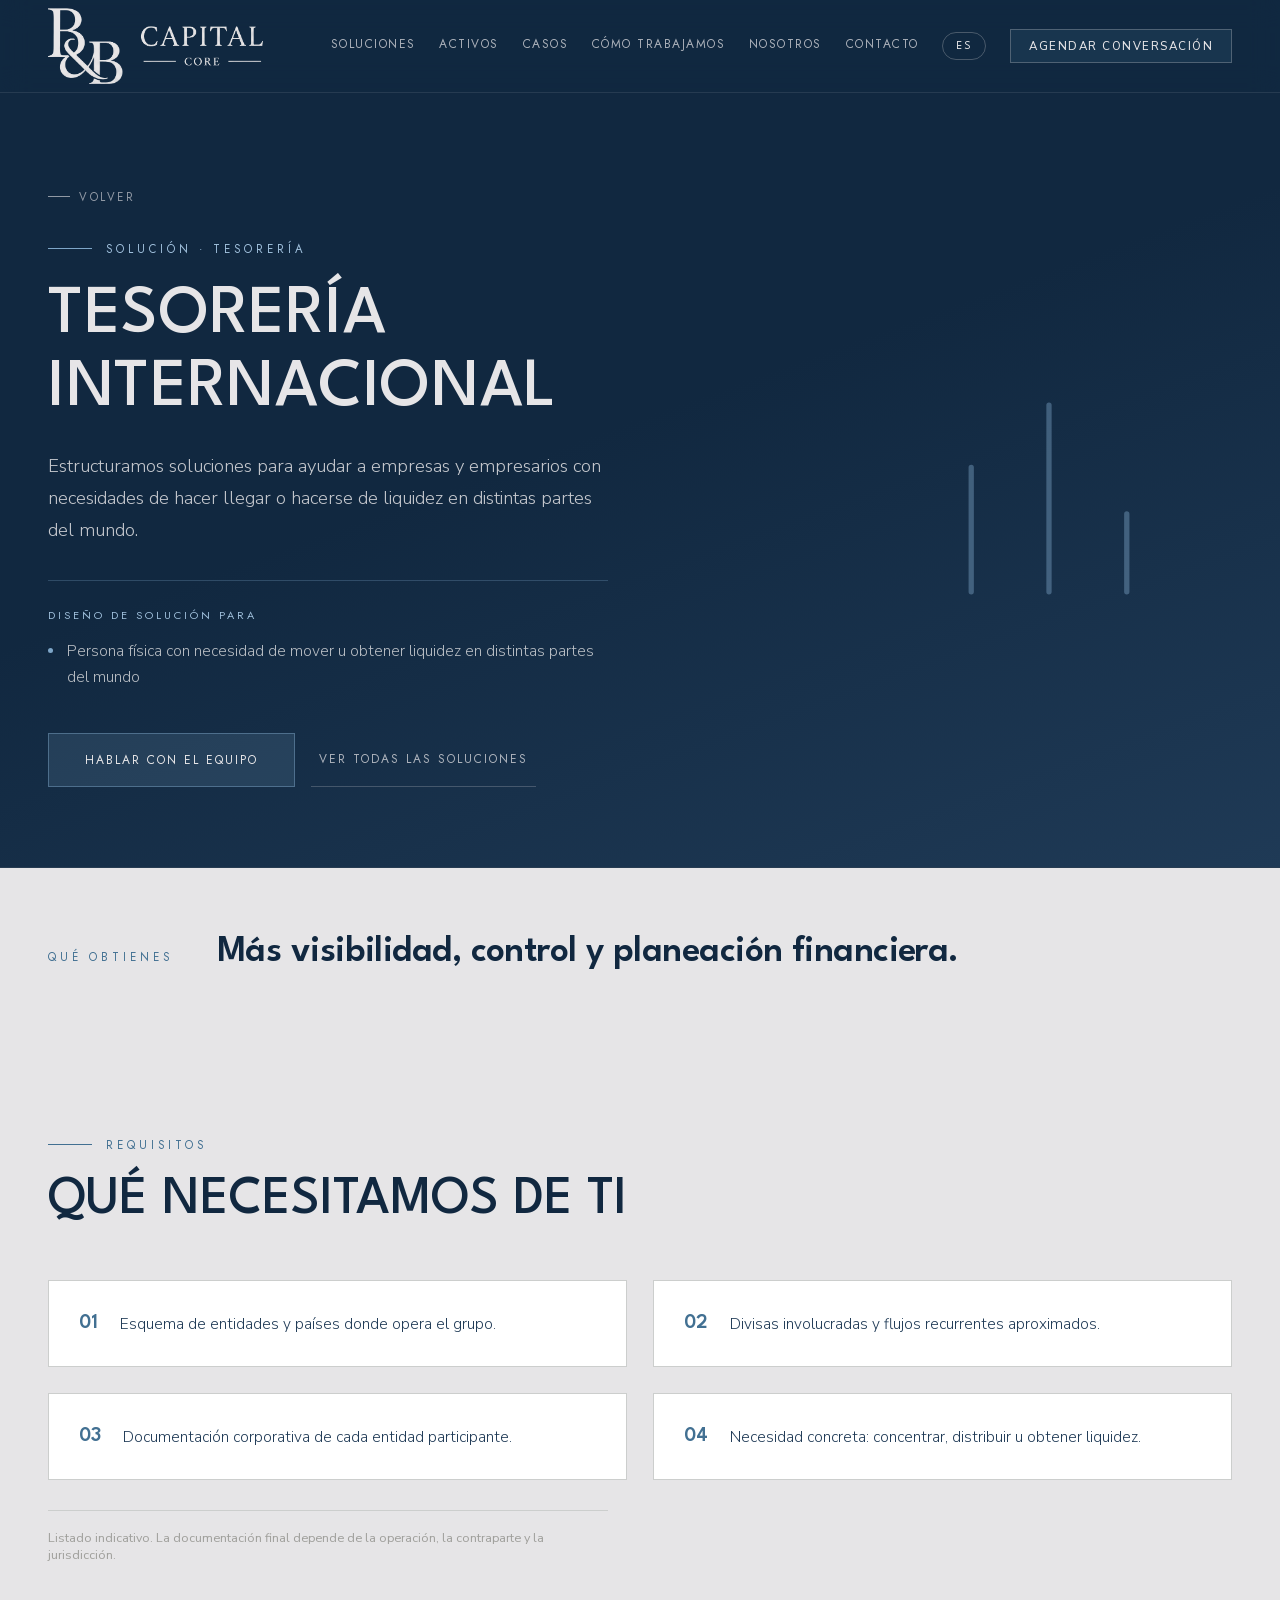
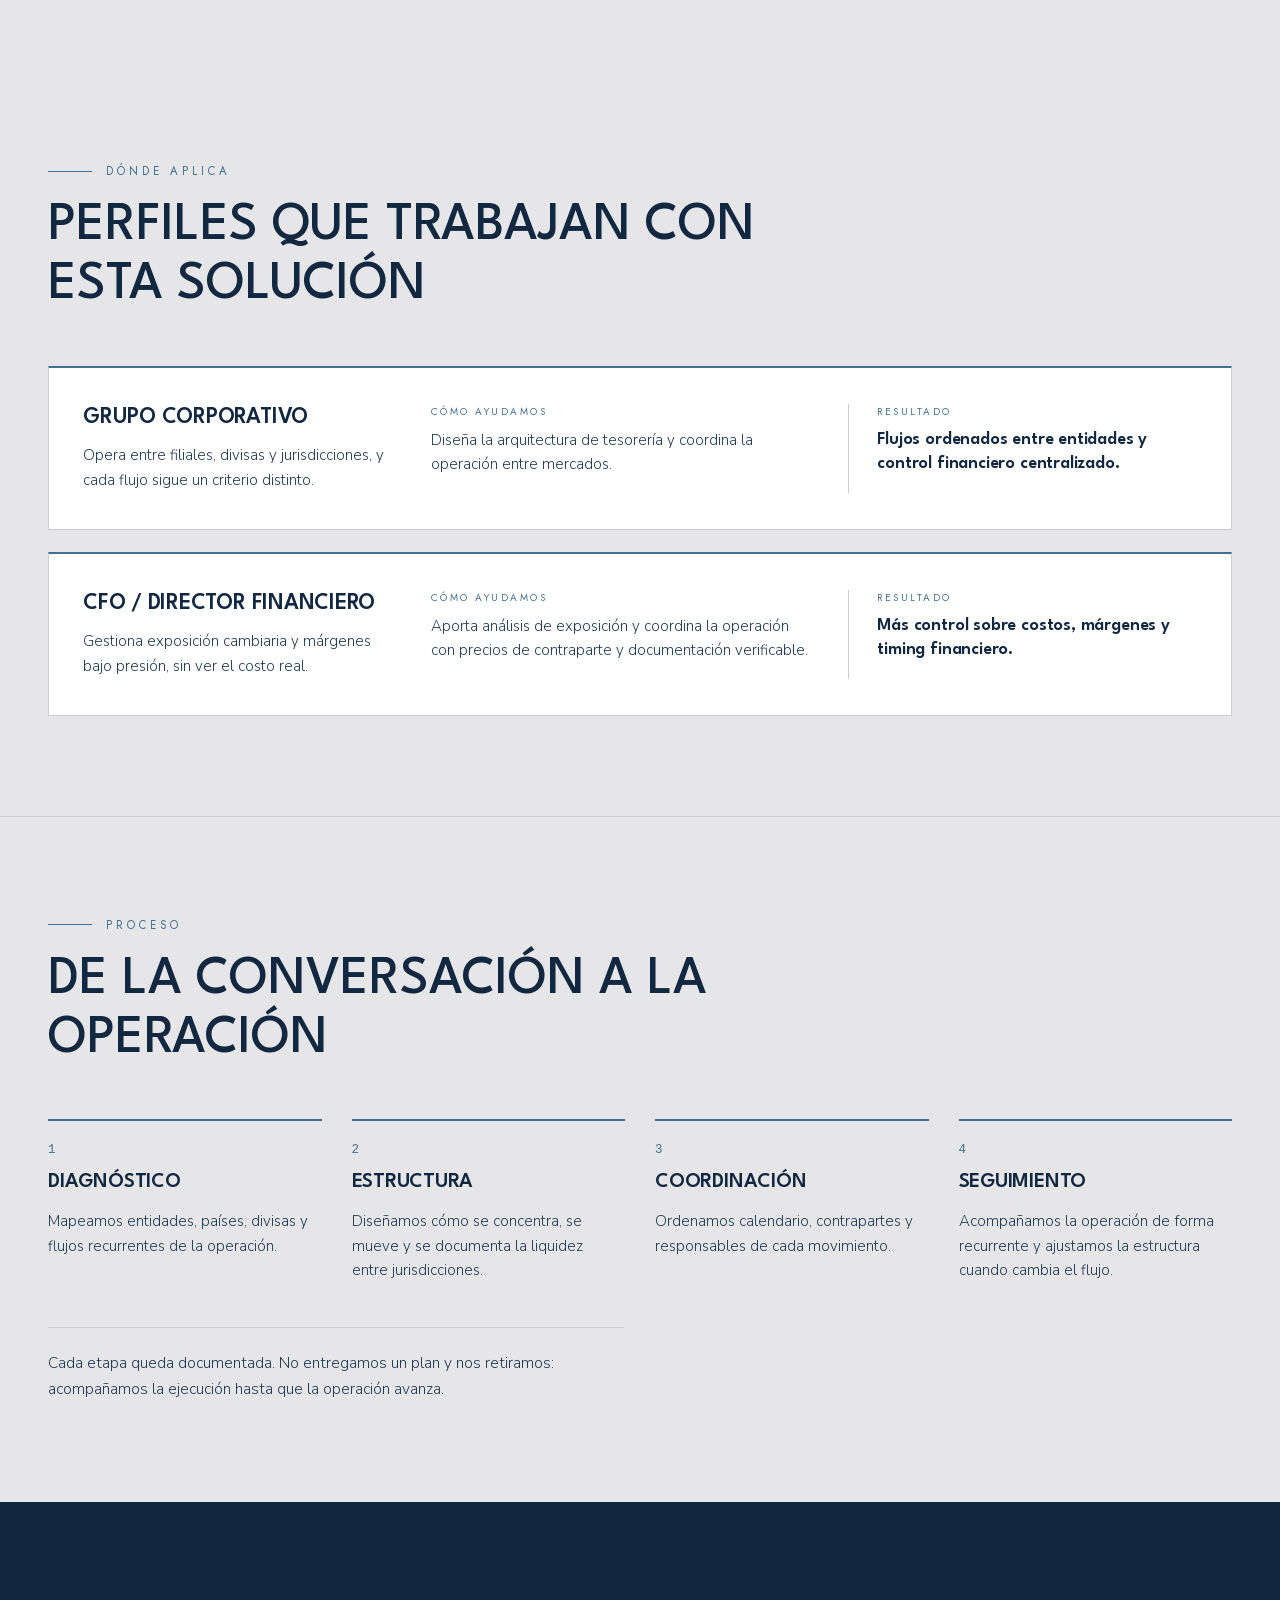
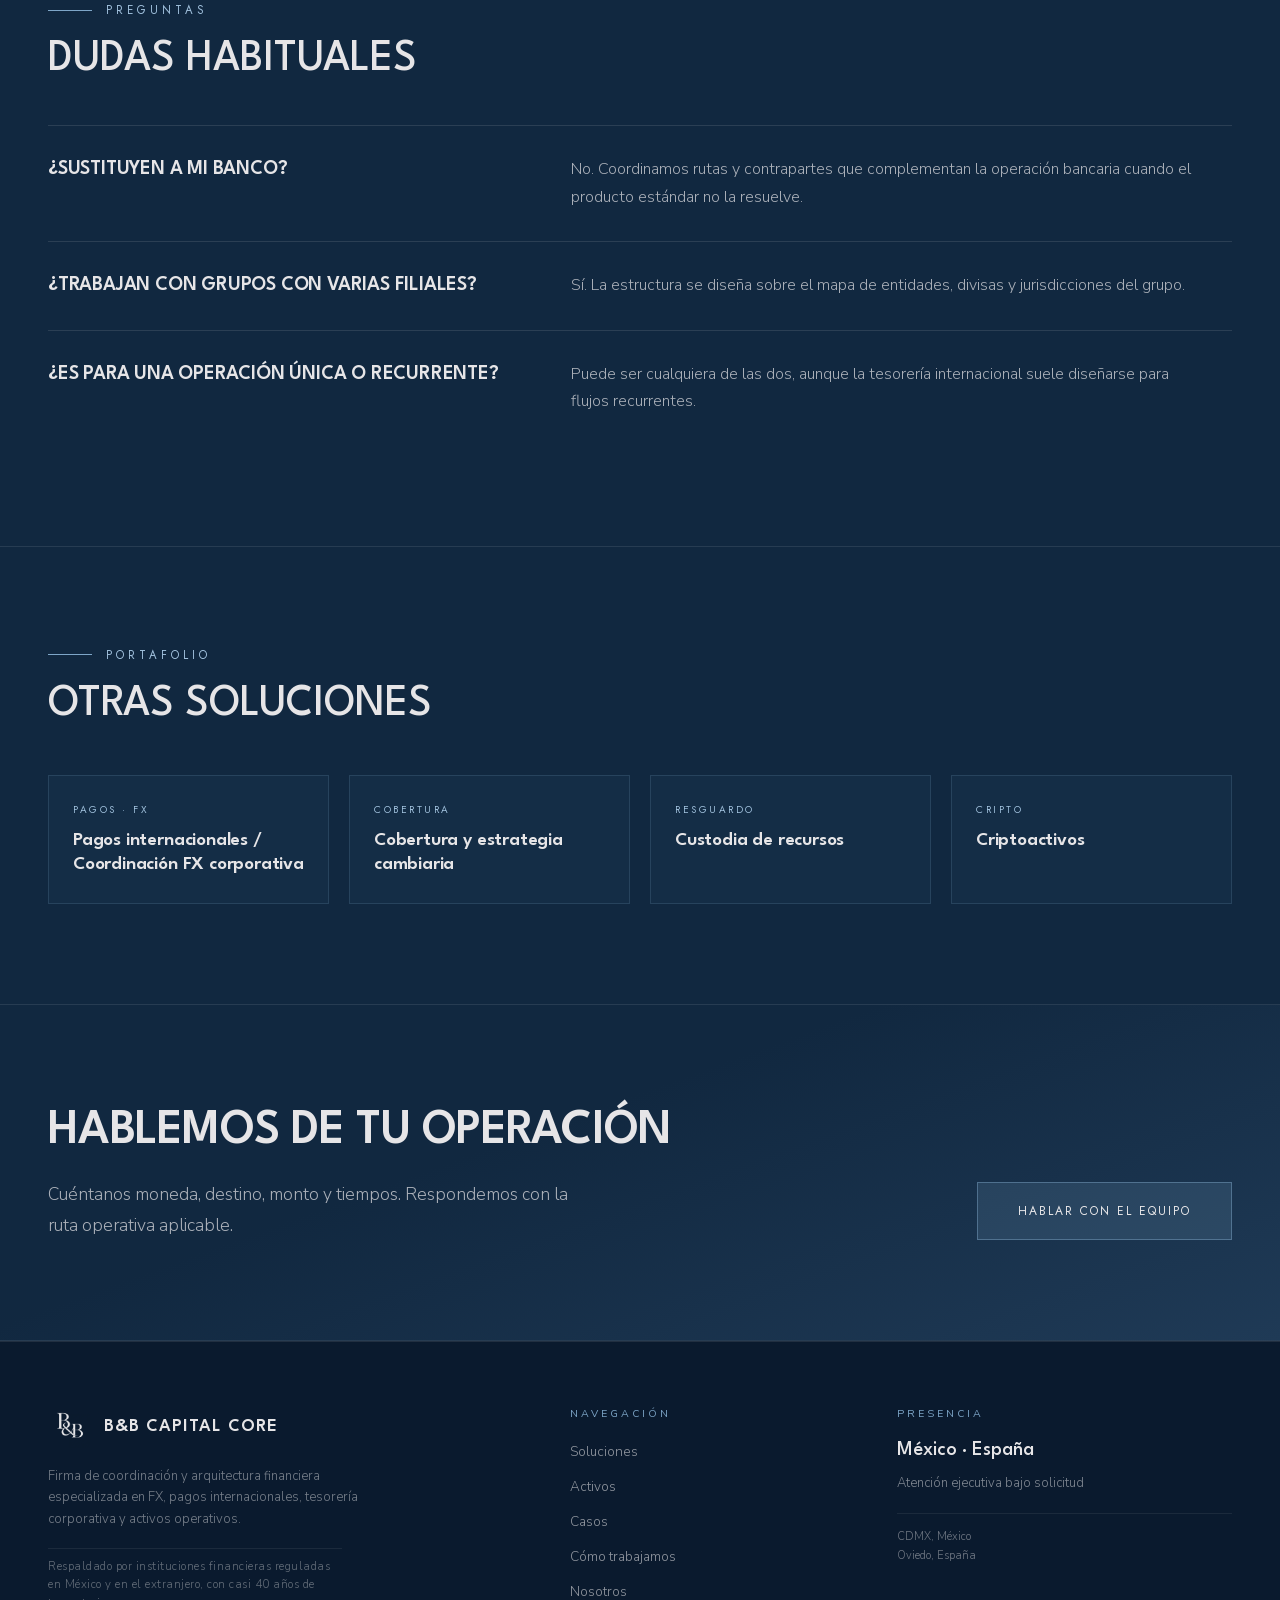
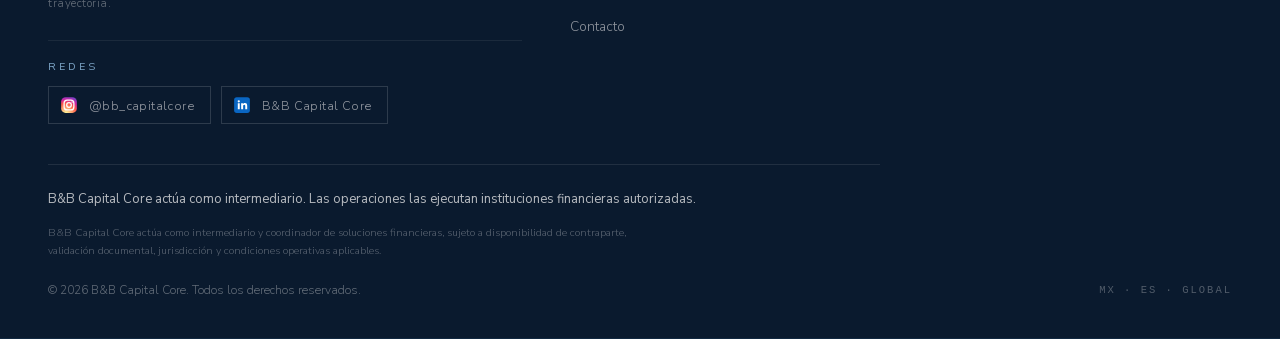
<file: soluciones/tesoreria-internacional/index.html>
<!DOCTYPE html>
<html lang="es">
<head>
<meta charset="utf-8">
<meta name="viewport" content="width=device-width, initial-scale=1">
<!-- Google tag (gtag.js) -->
<script async src="https://www.googletagmanager.com/gtag/js?id=G-EKGG61CCGS"></script>
<script>
  window.dataLayer = window.dataLayer || [];
  function gtag(){dataLayer.push(arguments);}
  gtag('js', new Date());
  gtag('config', 'G-EKGG61CCGS');
</script>
<title>Tesorería internacional para empresas y personas físicas | B&amp;B Capital Core</title>
<meta name="description" content="Estructuramos soluciones para hacer llegar u obtener liquidez en distintas partes del mundo, entre entidades, divisas y jurisdicciones.">
<link rel="canonical" href="https://bbcapitalcore.com/soluciones/tesoreria-internacional/">
<link rel="alternate" hreflang="es" href="https://bbcapitalcore.com/soluciones/tesoreria-internacional/">
<link rel="alternate" hreflang="en" href="https://bbcapitalcore.com/en/solutions/international-treasury/">
<link rel="alternate" hreflang="x-default" href="https://bbcapitalcore.com/soluciones/tesoreria-internacional/">
<meta property="og:type" content="website">
<meta property="og:site_name" content="B&amp;B Capital Core">
<meta property="og:locale" content="es_MX">
<meta property="og:title" content="Tesorería internacional para empresas y personas físicas | B&amp;B Capital Core">
<meta property="og:description" content="Estructuramos soluciones para hacer llegar u obtener liquidez en distintas partes del mundo, entre entidades, divisas y jurisdicciones.">
<meta property="og:url" content="https://bbcapitalcore.com/soluciones/tesoreria-internacional/">
<meta property="og:image" content="https://bbcapitalcore.com/assets/og-card.png">
<meta property="og:image:width" content="1200">
<meta property="og:image:height" content="630">
<meta property="og:image:alt" content="B&amp;B Capital Core">
<meta name="twitter:image" content="https://bbcapitalcore.com/assets/og-card.png">
<meta name="twitter:card" content="summary_large_image">
<meta name="robots" content="index,follow,max-image-preview:large">
<meta name="theme-color" content="#112840">
<link rel="icon" href="../../assets/monograma-tinta.webp" type="image/webp">
<link rel="stylesheet" href="../../fonts.css">
<link rel="stylesheet" href="../../design.css">
<link rel="stylesheet" href="../../hover.css">
<link rel="stylesheet" href="../../static.css">
<script type="application/ld+json">{"@context":"https://schema.org","@type":"FinancialService","@id":"https://bbcapitalcore.com/#org","name":"B&B Capital Core","url":"https://bbcapitalcore.com/","description":"Firma de coordinación y arquitectura financiera: pagos internacionales, coordinación FX corporativa, tesorería y liquidez para empresas que operan entre países. México y España.","email":"comunicacion@bbcapitalcore.com","sameAs":["https://www.linkedin.com/company/b-b-capital-core/","https://www.instagram.com/bb_capitalcore/"],"areaServed":["MX","ES"],"location":[{"@type":"Place","name":"CDMX, México","address":{"@type":"PostalAddress","addressLocality":"Ciudad de México","addressCountry":"MX"}},{"@type":"Place","name":"Oviedo, España","address":{"@type":"PostalAddress","addressLocality":"Oviedo","addressCountry":"ES"}}]}</script>
<script type="application/ld+json">{"@context":"https://schema.org","@type":"Service","name":"Tesorería internacional","description":"Estructuramos soluciones para ayudar a empresas y empresarios con necesidades de hacer llegar o hacerse de liquidez en distintas partes del mundo.","serviceType":"Tesorería","provider":{"@id":"https://bbcapitalcore.com/#org"},"areaServed":["MX","ES"],"url":"https://bbcapitalcore.com/soluciones/tesoreria-internacional/"}</script>
<script type="application/ld+json">{"@context":"https://schema.org","@type":"BreadcrumbList","itemListElement":[{"@type":"ListItem","position":1,"name":"Inicio","item":"https://bbcapitalcore.com/"},{"@type":"ListItem","position":2,"name":"Soluciones","item":"https://bbcapitalcore.com/#soluciones"},{"@type":"ListItem","position":3,"name":"Tesorería internacional","item":"https://bbcapitalcore.com/soluciones/tesoreria-internacional/"}]}</script>
<script type="application/ld+json">{"@context":"https://schema.org","@type":"FAQPage","mainEntity":[{"@type":"Question","name":"¿Sustituyen a mi banco?","acceptedAnswer":{"@type":"Answer","text":"No. Coordinamos rutas y contrapartes que complementan la operación bancaria cuando el producto estándar no la resuelve."}},{"@type":"Question","name":"¿Trabajan con grupos con varias filiales?","acceptedAnswer":{"@type":"Answer","text":"Sí. La estructura se diseña sobre el mapa de entidades, divisas y jurisdicciones del grupo."}},{"@type":"Question","name":"¿Es para una operación única o recurrente?","acceptedAnswer":{"@type":"Answer","text":"Puede ser cualquiera de las dos, aunque la tesorería internacional suele diseñarse para flujos recurrentes."}}]}</script>
</head>
<body style="margin:0;background:#112840">

<div style="font-family:'Nunito Sans',sans-serif;color:#E6E5E7;background:#112840">

  <!-- NAV -->
  <header data-screen-label="Nav" class="bb-header" style="view-transition-name:bb-header;position:sticky;top:0;z-index:50;display:flex;align-items:center;justify-content:space-between;padding:8px 48px;background:rgba(17,40,64,0.88);backdrop-filter:blur(14px);border-bottom:1px solid rgba(230,229,231,0.10)">
    <a href="../../index.html#inicio" style="display:flex;align-items:center;gap:11px;text-decoration:none;color:#E6E5E7">
      
      <img src="../../assets/logo-horizontal.webp" alt="B&amp;B Capital Core" class="bb-brandname" style="height:76px;width:auto;aspect-ratio:716/253;object-fit:contain;display:block">
    </a>
    <nav class="bb-nav" style="display:flex;align-items:center;gap:clamp(13px,1.85vw,30px)">
      <a class="bbs1eupixv" href="../../index.html#soluciones" data-navlink="soluciones" style="color:rgba(230,229,231,0.72);text-decoration:none;font-family:'Jost',sans-serif;font-size:12px;letter-spacing:1.5px;text-transform:uppercase;white-space:nowrap;border-bottom:1px solid transparent;padding-bottom:3px;transition:color 0.2s ease,border-color 0.2s ease">Soluciones</a>
      <a class="bbs1eupixv" href="../../index.html#divisas" data-navlink="divisas" style="color:rgba(230,229,231,0.72);text-decoration:none;font-family:'Jost',sans-serif;font-size:12px;letter-spacing:1.5px;text-transform:uppercase;white-space:nowrap;border-bottom:1px solid transparent;padding-bottom:3px;transition:color 0.2s ease,border-color 0.2s ease">Activos</a>
      <a class="bbs1eupixv" href="../../index.html#casos" data-navlink="casos" style="color:rgba(230,229,231,0.72);text-decoration:none;font-family:'Jost',sans-serif;font-size:12px;letter-spacing:1.5px;text-transform:uppercase;white-space:nowrap;border-bottom:1px solid transparent;padding-bottom:3px;transition:color 0.2s ease,border-color 0.2s ease">Casos</a>
      <a class="bbs1eupixv" href="../../index.html#proceso" data-navlink="proceso" style="color:rgba(230,229,231,0.72);text-decoration:none;font-family:'Jost',sans-serif;font-size:12px;letter-spacing:1.5px;text-transform:uppercase;white-space:nowrap;border-bottom:1px solid transparent;padding-bottom:3px;transition:color 0.2s ease,border-color 0.2s ease">Cómo trabajamos</a>
      <a class="bbs1eupixv" href="../../index.html#confianza" data-navlink="confianza" style="color:rgba(230,229,231,0.72);text-decoration:none;font-family:'Jost',sans-serif;font-size:12px;letter-spacing:1.5px;text-transform:uppercase;white-space:nowrap;border-bottom:1px solid transparent;padding-bottom:3px;transition:color 0.2s ease,border-color 0.2s ease">Nosotros</a>
      <a class="bbs1eupixv" href="../../index.html#contacto" data-navlink="contacto" style="color:rgba(230,229,231,0.72);text-decoration:none;font-family:'Jost',sans-serif;font-size:12px;letter-spacing:1.5px;text-transform:uppercase;white-space:nowrap;border-bottom:1px solid transparent;padding-bottom:3px;transition:color 0.2s ease,border-color 0.2s ease">Contacto</a>
      <button class="bbs8rjwir" aria-label="Cambiar idioma" style="background:none;border:1px solid rgba(204,206,205,0.3);border-radius:999px;color:#E6E5E7;padding:8px 13px;font-family:'League Spartan',sans-serif;font-size:11px;letter-spacing:1.5px;cursor:pointer;transition:all 0.2s ease" data-lang-swap="../../en/solutions/international-treasury/index.html">ES</button>
      <a class="bbs1rt44n0" href="../../index.html#contacto" style="background:rgba(66,112,146,0.18);color:#E6E5E7;text-decoration:none;padding:8px 18px;font-size:11.5px;letter-spacing:1.5px;text-transform:uppercase;font-weight:500;border:1px solid rgba(204,206,205,0.3);transition:all 0.2s ease">Agendar conversación</a>
    </nav>
    <button id="bb-burger" class="bb-burger" type="button" aria-label="Abrir menú" aria-expanded="false"><span></span><span></span><span></span></button>
    <div id="bb-prog"></div>
  </header>

  <div id="bb-mpanel" class="bb-mpanel">
      <a href="../../index.html#soluciones">Soluciones</a>
      <a href="../../index.html#divisas">Activos</a>
      <a href="../../index.html#casos">Casos</a>
      <a href="../../index.html#proceso">Cómo trabajamos</a>
      <a href="../../index.html#confianza">Nosotros</a>
      <a href="../../index.html#contacto">Contacto</a>
      <div class="bb-mpanel-foot">
        <a href="../../index.html#contacto" style="display:inline-flex;align-items:center;justify-content:center;gap:12px;background:linear-gradient(120deg,#1F3A56,#427092);color:#FFFFFF;text-decoration:none;padding:17px 30px;font-size:12px;letter-spacing:2.5px;text-transform:uppercase;font-weight:500;border:1px solid rgba(204,206,205,0.34);font-family:'League Spartan',sans-serif;opacity:1;transform:none;border-bottom:1px solid rgba(204,206,205,0.34)">Agendar conversación</a>
        <span style="font-size:9px;letter-spacing:3.4px;text-transform:uppercase;color:rgba(230,229,231,0.4)">B&amp;B Capital Core · Financial Firm</span>
      </div>
  </div>

  

  <template id="__bundler_thumbnail" data-bg-color="#112840">
    <svg viewBox="0 0 1200 800" xmlns="http://www.w3.org/2000/svg">
      <rect width="1200" height="800" fill="#112840"></rect>
      <text x="600" y="430" text-anchor="middle" font-family="Georgia,serif" font-size="200" font-weight="600" fill="#E6E5E7" letter-spacing="8">B&amp;B</text>
      <rect x="440" y="500" width="320" height="2" fill="#7EA6C8"></rect>
      <text x="600" y="566" text-anchor="middle" font-family="Georgia,serif" font-size="44" fill="#9FBFDB" letter-spacing="14">CAPITAL CORE</text>
    </svg>
  </template>

  
  <!-- VISTA DE SERVICIO -->
  <section data-screen-label="Servicio · Hero" style="position:relative;overflow:hidden;border-bottom:1px solid rgba(230,229,231,0.10);background:linear-gradient(160deg,#112840 45%,#1F3A56)">
    <div class="bb-shell" style="max-width:1280px;margin:0 auto;padding:88px 48px 80px">
      <a class="bbs1q2c8zf" href="../../index.html#soluciones" style="display:inline-flex;align-items:center;gap:9px;color:rgba(230,229,231,0.6);text-decoration:none;font-family:'Jost',sans-serif;font-size:11.5px;letter-spacing:2.5px;text-transform:uppercase;margin-bottom:36px;transition:color .2s ease">
        <span aria-hidden="true" style="display:block;width:22px;height:1px;background:currentColor"></span>Volver
      </a>
      <div class="bb-svc-hero" style="display:grid;grid-template-columns:minmax(0,1.35fr) minmax(0,0.65fr);gap:56px;align-items:center">
        <div style="min-width:0">
          <div style="display:flex;align-items:center;gap:14px;margin-bottom:22px">
            <span aria-hidden="true" style="display:block;width:44px;height:1px;background:#7EA6C8"></span>
            <span style="font-family:'Jost',sans-serif;font-size:11.5px;letter-spacing:4px;text-transform:uppercase;color:#9FBFDB;white-space:nowrap">Solución · Tesorería</span>
          </div>
          <h1 style="font-family:'League Spartan',sans-serif;font-weight:500;letter-spacing:0.01em;font-size:clamp(38px,5.4vw,80px);line-height:1.06;margin:0 0 26px;max-width:20ch;text-wrap:pretty">Tesorería internacional</h1>
          <p style="font-size:18.5px;font-weight:300;line-height:1.72;color:rgba(230,229,231,0.84);margin:0;max-width:52ch;text-wrap:pretty">Estructuramos soluciones para ayudar a empresas y empresarios con necesidades de hacer llegar o hacerse de liquidez en distintas partes del mundo.</p>
          
            <div style="margin-top:34px;padding-top:26px;border-top:1px solid rgba(126,166,200,0.28);display:flex;flex-direction:column;gap:15px;max-width:56ch">
              <span style="font-family:'Jost',sans-serif;font-size:11px;letter-spacing:3px;text-transform:uppercase;color:#9FBFDB">Diseño de solución para</span>
              
                <div style="display:flex;gap:14px;align-items:flex-start">
                  <span aria-hidden="true" style="flex:none;width:5px;height:5px;margin-top:10px;background:#7EA6C8;border-radius:50%"></span>
                  <span style="font-size:15.5px;font-weight:300;line-height:1.62;color:rgba(230,229,231,0.78);text-wrap:pretty">Persona física con necesidad de mover u obtener liquidez en distintas partes del mundo</span>
                </div>
              
            </div>
          
          <div style="display:flex;flex-wrap:wrap;gap:16px;margin-top:44px">
            <a class="bbs4msfry" href="../../index.html#contacto" style="display:inline-flex;align-items:center;gap:12px;background:rgba(126,166,200,0.16);color:#E6E5E7;text-decoration:none;padding:17px 36px;font-family:'Jost',sans-serif;font-size:12px;letter-spacing:2px;text-transform:uppercase;border:1px solid rgba(126,166,200,0.45);white-space:nowrap;transition:background .2s ease,border-color .2s ease,color .2s ease">Hablar con el equipo</a>
            <a class="bbs191iaar" href="../../index.html#soluciones" style="display:inline-flex;align-items:center;gap:12px;color:rgba(230,229,231,0.72);text-decoration:none;padding:17px 8px;font-family:'Jost',sans-serif;font-size:12px;letter-spacing:2px;text-transform:uppercase;border-bottom:1px solid rgba(230,229,231,0.22);white-space:nowrap;transition:color .2s ease,border-color .2s ease">Ver todas las soluciones</a>
          </div>
        </div>
        <div class="bb-svc-icon" aria-hidden="true" style="display:flex;justify-content:center;align-items:center;min-width:0">
          <svg viewBox="8 8 18 18" style="width:100%;max-width:280px;height:auto;fill:none;stroke:#7EA6C8;stroke-width:0.34;stroke-linecap:round;stroke-linejoin:round;opacity:0.42">
            <path d="M 12 22 v -8 M 17 22 v -12 M 22 22 v -5"></path>
          </svg>
        </div>
      </div>
    </div>
  </section>

  <section data-screen-label="Servicio · Beneficio" style="background:#E6E5E7;color:#112840">
    <div class="bb-shell" style="max-width:1280px;margin:0 auto;padding:62px 48px;display:flex;align-items:baseline;gap:44px;flex-wrap:wrap">
      <span style="font-family:'Jost',sans-serif;font-size:11.5px;letter-spacing:4px;text-transform:uppercase;color:#427092;white-space:nowrap">Qué obtienes</span>
      <p style="font-family:'League Spartan',sans-serif;font-weight:600;letter-spacing:-0.015em;font-size:clamp(22px,2.9vw,42px);line-height:1.22;margin:0;color:#112840;flex:1 1 420px;text-wrap:pretty">Más visibilidad, control y planeación financiera.</p>
    </div>
  </section>

  
  <section data-screen-label="Servicio · Requisitos" style="background:#E6E5E7;color:#112840">
    <div class="bb-shell" style="max-width:1280px;margin:0 auto;padding:100px 48px">
      <div style="display:flex;align-items:center;gap:14px;margin-bottom:18px">
        <span aria-hidden="true" style="display:block;width:44px;height:1px;background:#427092"></span>
        <span style="font-family:'Jost',sans-serif;font-size:11.5px;letter-spacing:4px;text-transform:uppercase;color:#427092;white-space:nowrap">Requisitos</span>
      </div>
      <h2 style="font-family:'League Spartan',sans-serif;font-weight:500;font-size:clamp(32px,4.2vw,54px);line-height:1.1;margin:0 0 50px;max-width:22ch;color:#112840">Qué necesitamos de ti</h2>
      <div style="display:grid;grid-template-columns:repeat(2,minmax(0,1fr));gap:26px">
        
          <div style="display:flex;gap:22px;align-items:flex-start;padding:30px 30px;background:#FFFFFF;border:1px solid #CCCECD;min-width:0">
            <span style="font-family:'League Spartan',sans-serif;font-weight:600;font-size:20px;color:#427092;flex:none;line-height:1.2">01</span>
            <span style="font-size:15.5px;font-weight:300;line-height:1.62;color:#1F3A56;text-wrap:pretty">Esquema de entidades y países donde opera el grupo.</span>
          </div>
        
          <div style="display:flex;gap:22px;align-items:flex-start;padding:30px 30px;background:#FFFFFF;border:1px solid #CCCECD;min-width:0">
            <span style="font-family:'League Spartan',sans-serif;font-weight:600;font-size:20px;color:#427092;flex:none;line-height:1.2">02</span>
            <span style="font-size:15.5px;font-weight:300;line-height:1.62;color:#1F3A56;text-wrap:pretty">Divisas involucradas y flujos recurrentes aproximados.</span>
          </div>
        
          <div style="display:flex;gap:22px;align-items:flex-start;padding:30px 30px;background:#FFFFFF;border:1px solid #CCCECD;min-width:0">
            <span style="font-family:'League Spartan',sans-serif;font-weight:600;font-size:20px;color:#427092;flex:none;line-height:1.2">03</span>
            <span style="font-size:15.5px;font-weight:300;line-height:1.62;color:#1F3A56;text-wrap:pretty">Documentación corporativa de cada entidad participante.</span>
          </div>
        
          <div style="display:flex;gap:22px;align-items:flex-start;padding:30px 30px;background:#FFFFFF;border:1px solid #CCCECD;min-width:0">
            <span style="font-family:'League Spartan',sans-serif;font-weight:600;font-size:20px;color:#427092;flex:none;line-height:1.2">04</span>
            <span style="font-size:15.5px;font-weight:300;line-height:1.62;color:#1F3A56;text-wrap:pretty">Necesidad concreta: concentrar, distribuir u obtener liquidez.</span>
          </div>
        
      </div>
      <p style="font-size:12.5px;color:#9F9F9B;margin:30px 0 0;padding-top:18px;border-top:1px solid #CCCECD;max-width:70ch">Listado indicativo. La documentación final depende de la operación, la contraparte y la jurisdicción.</p>
    </div>
  </section>
  

  
  <section data-screen-label="Servicio · Casos" style="background:#E6E5E7;color:#112840">
    <div class="bb-shell" style="max-width:1280px;margin:0 auto;padding:100px 48px">
      <div style="display:flex;align-items:center;gap:14px;margin-bottom:18px">
        <span aria-hidden="true" style="display:block;width:44px;height:1px;background:#427092"></span>
        <span style="font-family:'Jost',sans-serif;font-size:11.5px;letter-spacing:4px;text-transform:uppercase;color:#427092;white-space:nowrap">Dónde aplica</span>
      </div>
      <h2 style="font-family:'League Spartan',sans-serif;font-weight:500;font-size:clamp(32px,4.2vw,54px);line-height:1.1;margin:0 0 50px;max-width:24ch;color:#112840">Perfiles que trabajan con esta solución</h2>
      <div style="display:flex;flex-direction:column;gap:22px">
        
          <div class="bb-svc-case" style="display:grid;grid-template-columns:minmax(0,0.9fr) minmax(0,1.1fr) minmax(0,1fr);gap:34px;padding:36px 34px;background:#FFFFFF;border:1px solid #CCCECD;border-top:2px solid #427092">
            <div style="display:flex;flex-direction:column;gap:12px;min-width:0">
              <h3 style="font-family:'League Spartan',sans-serif;font-weight:600;font-size:23px;letter-spacing:-0.01em;line-height:1.2;margin:0;color:#112840">Grupo corporativo</h3>
              <p style="font-size:15px;font-weight:300;line-height:1.65;color:#1F3A56;margin:0;text-wrap:pretty">Opera entre filiales, divisas y jurisdicciones, y cada flujo sigue un criterio distinto.</p>
            </div>
            <div style="display:flex;flex-direction:column;gap:9px;min-width:0">
              <span style="font-family:'Jost',sans-serif;font-size:10px;letter-spacing:2.5px;text-transform:uppercase;color:#427092">Cómo ayudamos</span>
              <p style="font-size:15px;font-weight:300;line-height:1.65;color:#1F3A56;margin:0;text-wrap:pretty">Diseña la arquitectura de tesorería y coordina la operación entre mercados.</p>
            </div>
            <div style="display:flex;flex-direction:column;gap:9px;min-width:0;padding-left:28px;border-left:1px solid #CCCECD">
              <span style="font-family:'Jost',sans-serif;font-size:10px;letter-spacing:2.5px;text-transform:uppercase;color:#427092">Resultado</span>
              <p style="font-family:'League Spartan',sans-serif;font-weight:600;font-size:18px;line-height:1.35;letter-spacing:-0.01em;color:#112840;margin:0;text-wrap:pretty">Flujos ordenados entre entidades y control financiero centralizado.</p>
            </div>
          </div>
        
          <div class="bb-svc-case" style="display:grid;grid-template-columns:minmax(0,0.9fr) minmax(0,1.1fr) minmax(0,1fr);gap:34px;padding:36px 34px;background:#FFFFFF;border:1px solid #CCCECD;border-top:2px solid #427092">
            <div style="display:flex;flex-direction:column;gap:12px;min-width:0">
              <h3 style="font-family:'League Spartan',sans-serif;font-weight:600;font-size:23px;letter-spacing:-0.01em;line-height:1.2;margin:0;color:#112840">CFO / Director financiero</h3>
              <p style="font-size:15px;font-weight:300;line-height:1.65;color:#1F3A56;margin:0;text-wrap:pretty">Gestiona exposición cambiaria y márgenes bajo presión, sin ver el costo real.</p>
            </div>
            <div style="display:flex;flex-direction:column;gap:9px;min-width:0">
              <span style="font-family:'Jost',sans-serif;font-size:10px;letter-spacing:2.5px;text-transform:uppercase;color:#427092">Cómo ayudamos</span>
              <p style="font-size:15px;font-weight:300;line-height:1.65;color:#1F3A56;margin:0;text-wrap:pretty">Aporta análisis de exposición y coordina la operación con precios de contraparte y documentación verificable.</p>
            </div>
            <div style="display:flex;flex-direction:column;gap:9px;min-width:0;padding-left:28px;border-left:1px solid #CCCECD">
              <span style="font-family:'Jost',sans-serif;font-size:10px;letter-spacing:2.5px;text-transform:uppercase;color:#427092">Resultado</span>
              <p style="font-family:'League Spartan',sans-serif;font-weight:600;font-size:18px;line-height:1.35;letter-spacing:-0.01em;color:#112840;margin:0;text-wrap:pretty">Más control sobre costos, márgenes y timing financiero.</p>
            </div>
          </div>
        
      </div>
    </div>
  </section>
  

  
  <section data-screen-label="Servicio · Proceso" style="background:#E6E5E7;color:#112840;border-top:1px solid #CCCECD">
    <div class="bb-shell" style="max-width:1280px;margin:0 auto;padding:100px 48px">
      <div style="display:flex;align-items:center;gap:14px;margin-bottom:18px">
        <span aria-hidden="true" style="display:block;width:44px;height:1px;background:#427092"></span>
        <span style="font-family:'Jost',sans-serif;font-size:11.5px;letter-spacing:4px;text-transform:uppercase;color:#427092;white-space:nowrap">Proceso</span>
      </div>
      <h2 style="font-family:'League Spartan',sans-serif;font-weight:500;font-size:clamp(32px,4.2vw,54px);line-height:1.1;margin:0 0 50px;max-width:24ch;color:#112840">De la conversación a la operación</h2>
      <div class="bb-svc-proc" style="display:grid;grid-template-columns:repeat(4,minmax(0,1fr));gap:30px">
        
          <div style="display:flex;flex-direction:column;gap:13px;min-width:0;padding-top:22px;border-top:2px solid #427092">
            <span style="font-family:ui-monospace,monospace;font-size:12.5px;letter-spacing:2px;color:#427092">1</span>
            <h3 style="font-family:'League Spartan',sans-serif;font-weight:600;font-size:21px;letter-spacing:-0.01em;line-height:1.22;margin:0;color:#112840;text-wrap:pretty">Diagnóstico</h3>
            <p style="font-size:15px;font-weight:300;line-height:1.66;color:#1F3A56;margin:0;text-wrap:pretty">Mapeamos entidades, países, divisas y flujos recurrentes de la operación.</p>
          </div>
        
          <div style="display:flex;flex-direction:column;gap:13px;min-width:0;padding-top:22px;border-top:2px solid #427092">
            <span style="font-family:ui-monospace,monospace;font-size:12.5px;letter-spacing:2px;color:#427092">2</span>
            <h3 style="font-family:'League Spartan',sans-serif;font-weight:600;font-size:21px;letter-spacing:-0.01em;line-height:1.22;margin:0;color:#112840;text-wrap:pretty">Estructura</h3>
            <p style="font-size:15px;font-weight:300;line-height:1.66;color:#1F3A56;margin:0;text-wrap:pretty">Diseñamos cómo se concentra, se mueve y se documenta la liquidez entre jurisdicciones.</p>
          </div>
        
          <div style="display:flex;flex-direction:column;gap:13px;min-width:0;padding-top:22px;border-top:2px solid #427092">
            <span style="font-family:ui-monospace,monospace;font-size:12.5px;letter-spacing:2px;color:#427092">3</span>
            <h3 style="font-family:'League Spartan',sans-serif;font-weight:600;font-size:21px;letter-spacing:-0.01em;line-height:1.22;margin:0;color:#112840;text-wrap:pretty">Coordinación</h3>
            <p style="font-size:15px;font-weight:300;line-height:1.66;color:#1F3A56;margin:0;text-wrap:pretty">Ordenamos calendario, contrapartes y responsables de cada movimiento.</p>
          </div>
        
          <div style="display:flex;flex-direction:column;gap:13px;min-width:0;padding-top:22px;border-top:2px solid #427092">
            <span style="font-family:ui-monospace,monospace;font-size:12.5px;letter-spacing:2px;color:#427092">4</span>
            <h3 style="font-family:'League Spartan',sans-serif;font-weight:600;font-size:21px;letter-spacing:-0.01em;line-height:1.22;margin:0;color:#112840;text-wrap:pretty">Seguimiento</h3>
            <p style="font-size:15px;font-weight:300;line-height:1.66;color:#1F3A56;margin:0;text-wrap:pretty">Acompañamos la operación de forma recurrente y ajustamos la estructura cuando cambia el flujo.</p>
          </div>
        
      </div>
      <p style="font-size:15.5px;font-weight:300;line-height:1.68;color:#1F3A56;margin:44px 0 0;padding-top:22px;border-top:1px solid #CCCECD;max-width:64ch;text-wrap:pretty">Cada etapa queda documentada. No entregamos un plan y nos retiramos: acompañamos la ejecución hasta que la operación avanza.</p>
    </div>
  </section>
  

  
  <section data-screen-label="Servicio · Dudas" style="border-bottom:1px solid rgba(230,229,231,0.10)">
    <div class="bb-shell" style="max-width:1280px;margin:0 auto;padding:100px 48px">
      <div style="display:flex;align-items:center;gap:14px;margin-bottom:18px">
        <span aria-hidden="true" style="display:block;width:44px;height:1px;background:#7EA6C8"></span>
        <span style="font-family:'Jost',sans-serif;font-size:11.5px;letter-spacing:4px;text-transform:uppercase;color:#9FBFDB;white-space:nowrap">Preguntas</span>
      </div>
      <h2 style="font-family:'League Spartan',sans-serif;font-weight:500;font-size:clamp(28px,3.4vw,46px);line-height:1.12;margin:0 0 40px">Dudas habituales</h2>
      <div style="display:flex;flex-direction:column">
        
          <div class="bb-svc-faq" style="display:grid;grid-template-columns:minmax(0,0.85fr) minmax(0,1.15fr);gap:34px;padding:30px 0;border-top:1px solid rgba(230,229,231,0.12)">
            <h3 style="font-family:'League Spartan',sans-serif;font-weight:600;font-size:20px;letter-spacing:-0.01em;line-height:1.3;margin:0;color:#E6E5E7;text-wrap:pretty">¿Sustituyen a mi banco?</h3>
            <p style="font-size:16px;font-weight:300;line-height:1.72;color:rgba(230,229,231,0.72);margin:0;text-wrap:pretty">No. Coordinamos rutas y contrapartes que complementan la operación bancaria cuando el producto estándar no la resuelve.</p>
          </div>
        
          <div class="bb-svc-faq" style="display:grid;grid-template-columns:minmax(0,0.85fr) minmax(0,1.15fr);gap:34px;padding:30px 0;border-top:1px solid rgba(230,229,231,0.12)">
            <h3 style="font-family:'League Spartan',sans-serif;font-weight:600;font-size:20px;letter-spacing:-0.01em;line-height:1.3;margin:0;color:#E6E5E7;text-wrap:pretty">¿Trabajan con grupos con varias filiales?</h3>
            <p style="font-size:16px;font-weight:300;line-height:1.72;color:rgba(230,229,231,0.72);margin:0;text-wrap:pretty">Sí. La estructura se diseña sobre el mapa de entidades, divisas y jurisdicciones del grupo.</p>
          </div>
        
          <div class="bb-svc-faq" style="display:grid;grid-template-columns:minmax(0,0.85fr) minmax(0,1.15fr);gap:34px;padding:30px 0;border-top:1px solid rgba(230,229,231,0.12)">
            <h3 style="font-family:'League Spartan',sans-serif;font-weight:600;font-size:20px;letter-spacing:-0.01em;line-height:1.3;margin:0;color:#E6E5E7;text-wrap:pretty">¿Es para una operación única o recurrente?</h3>
            <p style="font-size:16px;font-weight:300;line-height:1.72;color:rgba(230,229,231,0.72);margin:0;text-wrap:pretty">Puede ser cualquiera de las dos, aunque la tesorería internacional suele diseñarse para flujos recurrentes.</p>
          </div>
        
      </div>
    </div>
  </section>
  

  <section data-screen-label="Servicio · Portafolio" style="border-bottom:1px solid rgba(230,229,231,0.10)">
    <div class="bb-shell" style="max-width:1280px;margin:0 auto;padding:100px 48px">
      <div style="display:flex;align-items:center;gap:14px;margin-bottom:18px">
        <span aria-hidden="true" style="display:block;width:44px;height:1px;background:#7EA6C8"></span>
        <span style="font-family:'Jost',sans-serif;font-size:11.5px;letter-spacing:4px;text-transform:uppercase;color:#9FBFDB;white-space:nowrap">Portafolio</span>
      </div>
      <h2 style="font-family:'League Spartan',sans-serif;font-weight:500;font-size:clamp(28px,3.4vw,46px);line-height:1.12;margin:0 0 46px">Otras soluciones</h2>
      <div class="bb-svc-4" style="display:grid;grid-template-columns:repeat(4,minmax(0,1fr));gap:20px">
        
          <a class="bbsijrczq" href="../pagos-internacionales-fx/index.html" style="display:flex;flex-direction:column;gap:12px;padding:26px 24px;background:rgba(31,58,86,0.28);border:1px solid rgba(126,166,200,0.18);text-decoration:none;color:#E6E5E7;min-width:0;transition:background .22s ease,border-color .22s ease,transform .26s cubic-bezier(.2,.7,.2,1)">
            <span style="font-family:'Jost',sans-serif;font-size:10px;letter-spacing:2.5px;text-transform:uppercase;color:#9FBFDB">Pagos · FX</span>
            <span style="font-family:'League Spartan',sans-serif;font-weight:600;font-size:19px;letter-spacing:-0.01em;line-height:1.25;text-wrap:pretty">Pagos internacionales / Coordinación FX corporativa</span>
          </a>
        
          <a class="bbsijrczq" href="../cobertura-estrategia-cambiaria/index.html" style="display:flex;flex-direction:column;gap:12px;padding:26px 24px;background:rgba(31,58,86,0.28);border:1px solid rgba(126,166,200,0.18);text-decoration:none;color:#E6E5E7;min-width:0;transition:background .22s ease,border-color .22s ease,transform .26s cubic-bezier(.2,.7,.2,1)">
            <span style="font-family:'Jost',sans-serif;font-size:10px;letter-spacing:2.5px;text-transform:uppercase;color:#9FBFDB">Cobertura</span>
            <span style="font-family:'League Spartan',sans-serif;font-weight:600;font-size:19px;letter-spacing:-0.01em;line-height:1.25;text-wrap:pretty">Cobertura y estrategia cambiaria</span>
          </a>
        
          <a class="bbsijrczq" href="../custodia-de-recursos/index.html" style="display:flex;flex-direction:column;gap:12px;padding:26px 24px;background:rgba(31,58,86,0.28);border:1px solid rgba(126,166,200,0.18);text-decoration:none;color:#E6E5E7;min-width:0;transition:background .22s ease,border-color .22s ease,transform .26s cubic-bezier(.2,.7,.2,1)">
            <span style="font-family:'Jost',sans-serif;font-size:10px;letter-spacing:2.5px;text-transform:uppercase;color:#9FBFDB">Resguardo</span>
            <span style="font-family:'League Spartan',sans-serif;font-weight:600;font-size:19px;letter-spacing:-0.01em;line-height:1.25;text-wrap:pretty">Custodia de recursos</span>
          </a>
        
          <a class="bbsijrczq" href="../criptoactivos/index.html" style="display:flex;flex-direction:column;gap:12px;padding:26px 24px;background:rgba(31,58,86,0.28);border:1px solid rgba(126,166,200,0.18);text-decoration:none;color:#E6E5E7;min-width:0;transition:background .22s ease,border-color .22s ease,transform .26s cubic-bezier(.2,.7,.2,1)">
            <span style="font-family:'Jost',sans-serif;font-size:10px;letter-spacing:2.5px;text-transform:uppercase;color:#9FBFDB">Cripto</span>
            <span style="font-family:'League Spartan',sans-serif;font-weight:600;font-size:19px;letter-spacing:-0.01em;line-height:1.25;text-wrap:pretty">Criptoactivos</span>
          </a>
        
      </div>
    </div>
  </section>

  <section data-screen-label="Servicio · Cierre" style="background:linear-gradient(160deg,#112840 40%,#1F3A56);border-bottom:1px solid rgba(230,229,231,0.10)">
    <div class="bb-shell" style="max-width:1280px;margin:0 auto;padding:100px 48px;display:flex;align-items:flex-end;justify-content:space-between;gap:48px;flex-wrap:wrap">
      <div style="flex:1 1 460px;min-width:0">
        <h2 style="font-family:'League Spartan',sans-serif;font-weight:600;letter-spacing:-0.015em;font-size:clamp(28px,3.8vw,50px);line-height:1.12;margin:0 0 20px">Hablemos de tu operación</h2>
        <p style="font-size:17.5px;font-weight:300;line-height:1.72;color:rgba(230,229,231,0.72);margin:0;max-width:48ch;text-wrap:pretty">Cuéntanos moneda, destino, monto y tiempos. Respondemos con la ruta operativa aplicable.</p>
      </div>
      <a class="bbs4msfry" href="../../index.html#contacto" style="display:inline-flex;align-items:center;gap:12px;background:rgba(126,166,200,0.16);color:#E6E5E7;text-decoration:none;padding:19px 40px;font-family:'Jost',sans-serif;font-size:12px;letter-spacing:2px;text-transform:uppercase;border:1px solid rgba(126,166,200,0.45);flex:none;white-space:nowrap;transition:background .2s ease,border-color .2s ease,color .2s ease">Hablar con el equipo</a>
    </div>
  </section>
  

  <!-- FOOTER -->
  <footer data-screen-label="Footer" style="background:#0A1A2E;border-top:1px solid rgba(230,229,231,0.10)">
    <div style="max-width:1280px;margin:0 auto;padding:64px 48px 40px;display:grid;grid-template-columns:1.7fr 1fr 1.2fr;gap:48px">
      <!-- Col 1 · Marca -->
      <div aria-hidden="true" style="position:absolute;left:-9999px;top:0;width:1px;height:1px;overflow:hidden;opacity:0;pointer-events:none">
        <img id="bb-logo-off" src="../../assets/monograma-claro.webp" alt="">
        <img id="bb-logo-ink" src="../../assets/monograma-tinta.webp" alt="">
      </div>
      <div style="display:flex;flex-direction:column;gap:18px">
        <div style="display:flex;align-items:center;gap:14px">
          <img src="../../assets/monograma-claro.webp" alt="Monograma B&amp;B" style="width:42px;height:42px;object-fit:contain">
          <span style="display:flex;flex-direction:column;gap:2px;line-height:1.2"><span style="font-family:'League Spartan',sans-serif;font-size:18px;letter-spacing:1px;font-weight:600">B&amp;B CAPITAL CORE</span></span>
        </div>
        <span style="font-size:13px;font-weight:300;color:rgba(230,229,231,0.5);max-width:42ch;line-height:1.65">Firma de coordinación y arquitectura financiera especializada en FX, pagos internacionales, tesorería corporativa y activos operativos.</span>
        <span style="font-size:11.5px;font-weight:300;letter-spacing:0.5px;color:rgba(230,229,231,0.4);max-width:42ch;line-height:1.6;padding-top:8px;border-top:1px solid rgba(230,229,231,0.08)">Respaldado por instituciones financieras reguladas en México y en el extranjero, con casi 40 años de trayectoria.</span>
        <div style="display:flex;flex-direction:column;gap:12px;margin-top:10px;padding-top:18px;border-top:1px solid rgba(230,229,231,0.08)">
          <span style="font-size:10.5px;letter-spacing:3px;text-transform:uppercase;color:#7EA6C8">Redes</span>
          <div style="display:flex;gap:10px;flex-wrap:wrap">
            <a class="bbs1i5slis" href="https://www.instagram.com/bb_capitalcore?igsh=OThrcmdvN3F4MjF2" target="_blank" rel="noopener" aria-label="Instagram" title="Instagram" style="display:inline-flex;align-items:center;gap:11px;padding:9px 16px 9px 11px;border:1px solid rgba(230,229,231,0.16);color:rgba(230,229,231,0.62);text-decoration:none;transition:all 0.25s ease">
              <svg width="18" height="18" viewBox="0 0 24 24" aria-hidden="true"><defs><radialGradient id="bbIgGrad" cx="30%" cy="107%" r="150%"><stop offset="0" stop-color="#FDF497"></stop><stop offset="0.05" stop-color="#FDF497"></stop><stop offset="0.45" stop-color="#FD5949"></stop><stop offset="0.6" stop-color="#D6249F"></stop><stop offset="0.9" stop-color="#285AEB"></stop></radialGradient></defs><rect x="1.5" y="1.5" width="21" height="21" rx="6" fill="url(#bbIgGrad)"></rect><rect x="5.5" y="5.5" width="13" height="13" rx="4" fill="none" stroke="#FFFFFF" stroke-width="1.7"></rect><circle cx="12" cy="12" r="3.1" fill="none" stroke="#FFFFFF" stroke-width="1.7"></circle><circle cx="16.1" cy="7.9" r="0.95" fill="#FFFFFF"></circle></svg>
              <span style="font-size:12.5px;font-weight:300;letter-spacing:0.4px">@bb_capitalcore</span>
            </a>
            <a class="bbs1i5slis" href="https://www.linkedin.com/company/b-b-capital-core/" target="_blank" rel="noopener" aria-label="LinkedIn" title="LinkedIn" style="display:inline-flex;align-items:center;gap:11px;padding:9px 16px 9px 11px;border:1px solid rgba(230,229,231,0.16);color:rgba(230,229,231,0.62);text-decoration:none;transition:all 0.25s ease">
              <svg width="18" height="18" viewBox="0 0 24 24" aria-hidden="true"><rect x="1.5" y="1.5" width="21" height="21" rx="3.5" fill="#0A66C2"></rect><path d="M6.4 9.6h2.6v8.2H6.4zM7.7 5.6a1.5 1.5 0 1 1 0 3 1.5 1.5 0 0 1 0-3zM10.8 9.6h2.5v1.1h.04c.35-.66 1.2-1.36 2.47-1.36 2.64 0 3.13 1.74 3.13 4v4.46h-2.6v-3.95c0-.94-.02-2.15-1.31-2.15-1.31 0-1.51 1.02-1.51 2.08v4.02h-2.6z" fill="#FFFFFF"></path></svg>
              <span style="font-size:12.5px;font-weight:300;letter-spacing:0.4px">B&amp;B Capital Core</span>
            </a>
          </div>
        </div>
      </div>
      <!-- Col 2 · Navegación -->
      <div style="display:flex;flex-direction:column;gap:6px">
        <span style="font-size:10.5px;letter-spacing:3px;text-transform:uppercase;color:#7EA6C8;margin-bottom:10px">Navegación</span>
        <a class="bbs1q2c8zf" href="../../index.html#soluciones" style="font-size:13.5px;font-weight:300;color:rgba(230,229,231,0.62);text-decoration:none;padding:5px 0;transition:color 0.2s ease">Soluciones</a>
        <a class="bbs1q2c8zf" href="../../index.html#divisas" style="font-size:13.5px;font-weight:300;color:rgba(230,229,231,0.62);text-decoration:none;padding:5px 0;transition:color 0.2s ease">Activos</a>
        <a class="bbs1q2c8zf" href="../../index.html#casos" style="font-size:13.5px;font-weight:300;color:rgba(230,229,231,0.62);text-decoration:none;padding:5px 0;transition:color 0.2s ease">Casos</a>
        <a class="bbs1q2c8zf" href="../../index.html#proceso" style="font-size:13.5px;font-weight:300;color:rgba(230,229,231,0.62);text-decoration:none;padding:5px 0;transition:color 0.2s ease">Cómo trabajamos</a>
        <a class="bbs1q2c8zf" href="../../index.html#confianza" style="font-size:13.5px;font-weight:300;color:rgba(230,229,231,0.62);text-decoration:none;padding:5px 0;transition:color 0.2s ease">Nosotros</a>
        <a class="bbs1q2c8zf" href="../../index.html#contacto" style="font-size:13.5px;font-weight:300;color:rgba(230,229,231,0.62);text-decoration:none;padding:5px 0;transition:color 0.2s ease">Contacto</a>
      </div>
      <!-- Col 4 · Presencia -->
      <div style="display:flex;flex-direction:column;gap:6px">
        <span style="font-size:10.5px;letter-spacing:3px;text-transform:uppercase;color:#7EA6C8;margin-bottom:10px">Presencia</span>
        <span style="font-family:'League Spartan',sans-serif;font-size:20px;font-weight:500;color:#E6E5E7;line-height:1.3">México · España</span>
        <span style="font-size:13px;font-weight:300;color:rgba(230,229,231,0.55);line-height:1.6;margin-top:4px">Atención ejecutiva bajo solicitud</span>
        <span style="white-space:pre-line;font-size:11px;font-weight:300;color:rgba(230,229,231,0.46);line-height:1.65;margin-top:14px;padding-top:14px;border-top:1px solid rgba(230,229,231,0.08)">CDMX, México
Oviedo, España</span>
      </div>
    </div>
    <!-- Bottom strip -->
    <div style="max-width:1280px;margin:0 auto;padding:0 48px 40px">
      <p style="font-size:13px;font-weight:400;text-align:left;hyphens:none;text-wrap:pretty;line-height:1.6;color:rgba(230,229,231,0.78);margin:0 0 14px;padding-top:24px;border-top:1px solid rgba(230,229,231,0.10);max-width:104ch">B&amp;B Capital Core actúa como intermediario. Las operaciones las ejecutan instituciones financieras autorizadas.</p>
      <p style="font-size:10.5px;font-weight:300;text-align:left;hyphens:none;text-wrap:pretty;line-height:1.7;color:rgba(230,229,231,0.34);margin:0;max-width:104ch">B&amp;B Capital Core actúa como intermediario y coordinador de soluciones financieras, sujeto a disponibilidad de contraparte, validación documental, jurisdicción y condiciones operativas aplicables.</p>
      <div style="margin-top:22px;display:flex;justify-content:space-between;align-items:center;gap:16px;flex-wrap:wrap">
        <span style="font-size:12px;font-weight:300;color:rgba(230,229,231,0.4)">© 2026 B&amp;B Capital Core. Todos los derechos reservados.</span>
        <span style="font-family:ui-monospace,monospace;font-size:10.5px;letter-spacing:2px;color:rgba(230,229,231,0.32)">MX · ES · GLOBAL</span>
      </div>
    </div>
  </footer>

  <!-- STICKY CTA -->
  <a class="bbsyuy4fo" href="../../index.html#contacto" id="bb-sticky" style="position:fixed;bottom:22px;right:22px;z-index:45;display:inline-flex;align-items:center;gap:9px;background:rgba(23,42,64,0.94);color:rgba(230,229,231,0.92);text-decoration:none;padding:11px 18px;font-size:10.5px;letter-spacing:1.5px;text-transform:uppercase;font-weight:500;border:1px solid rgba(204,206,205,0.3);box-shadow:0 12px 30px rgba(0,0,0,0.34);opacity:0;pointer-events:none;transform:translateY(16px);transition:opacity 0.3s ease,transform 0.3s ease">Agendar conversación <span aria-hidden="true">→</span></a>

</div>
<script src="../../app.js" defer></script>
</body>
</html>
</file>
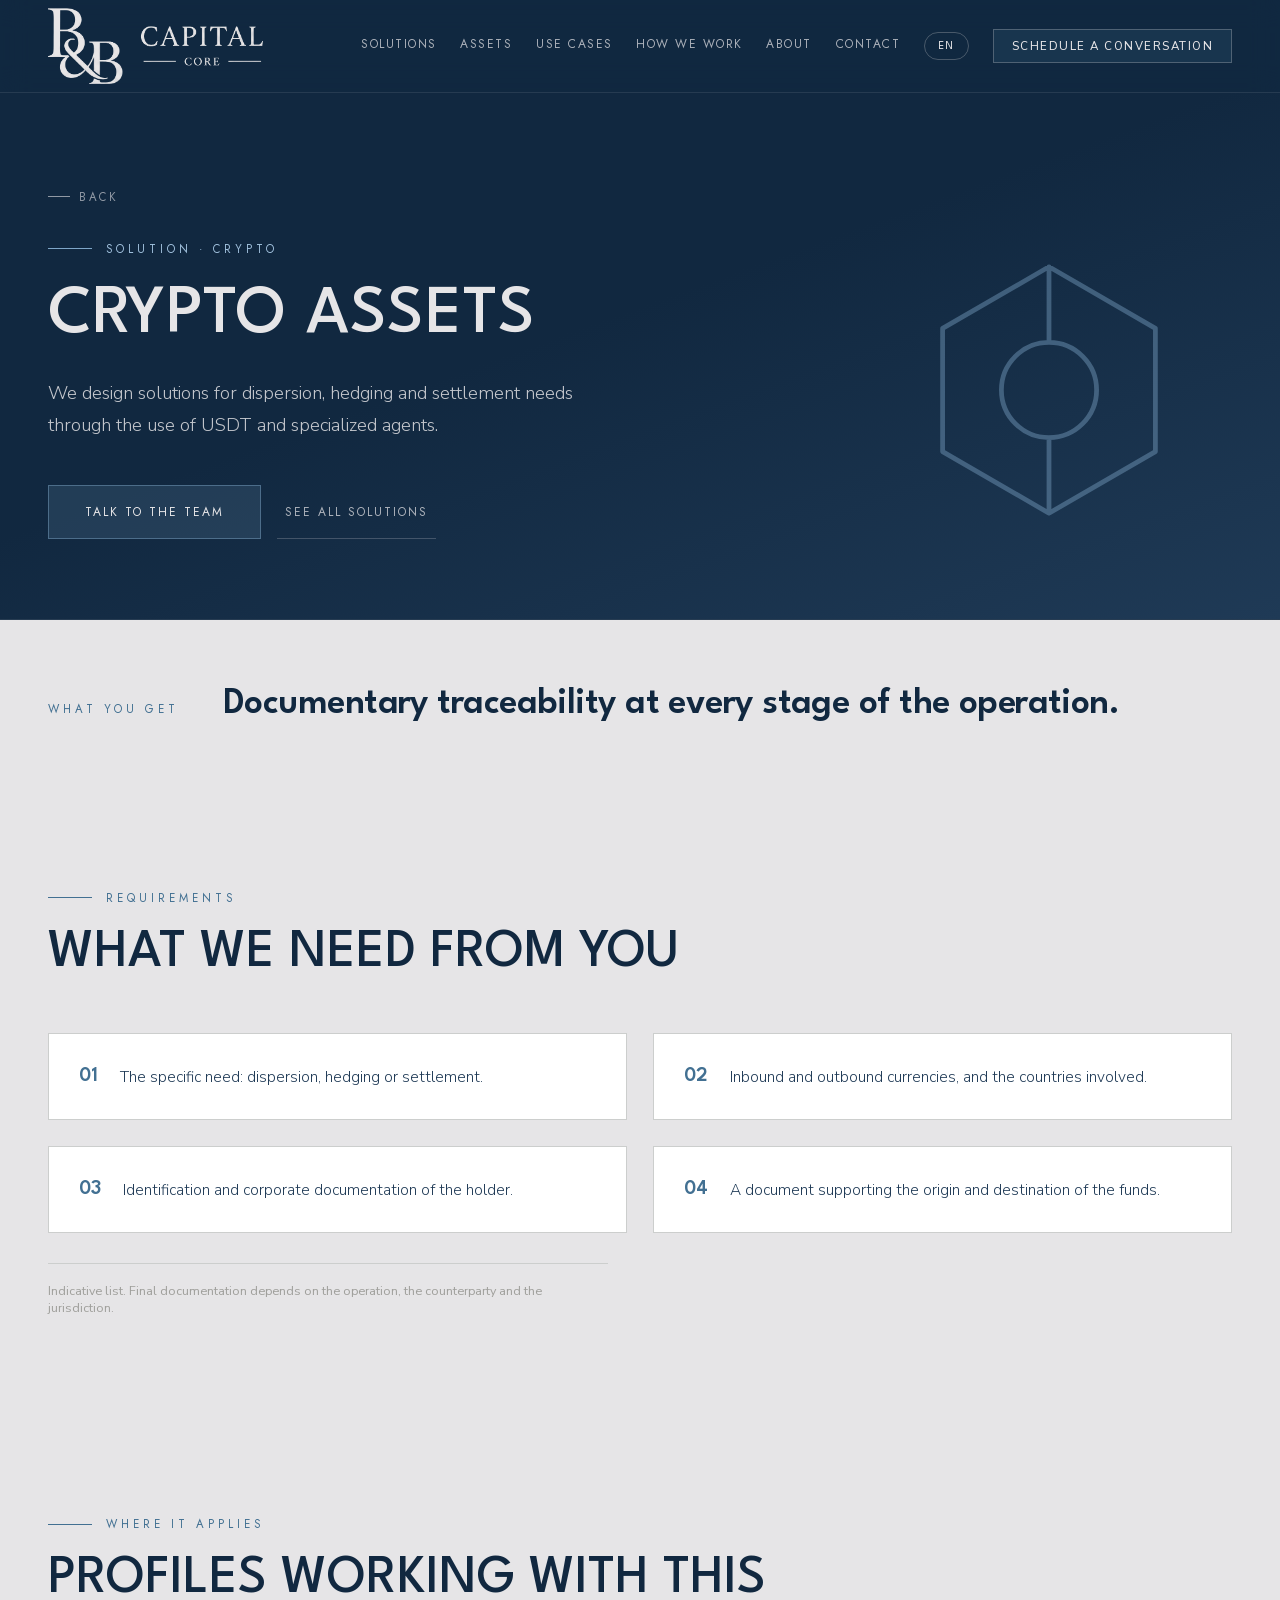
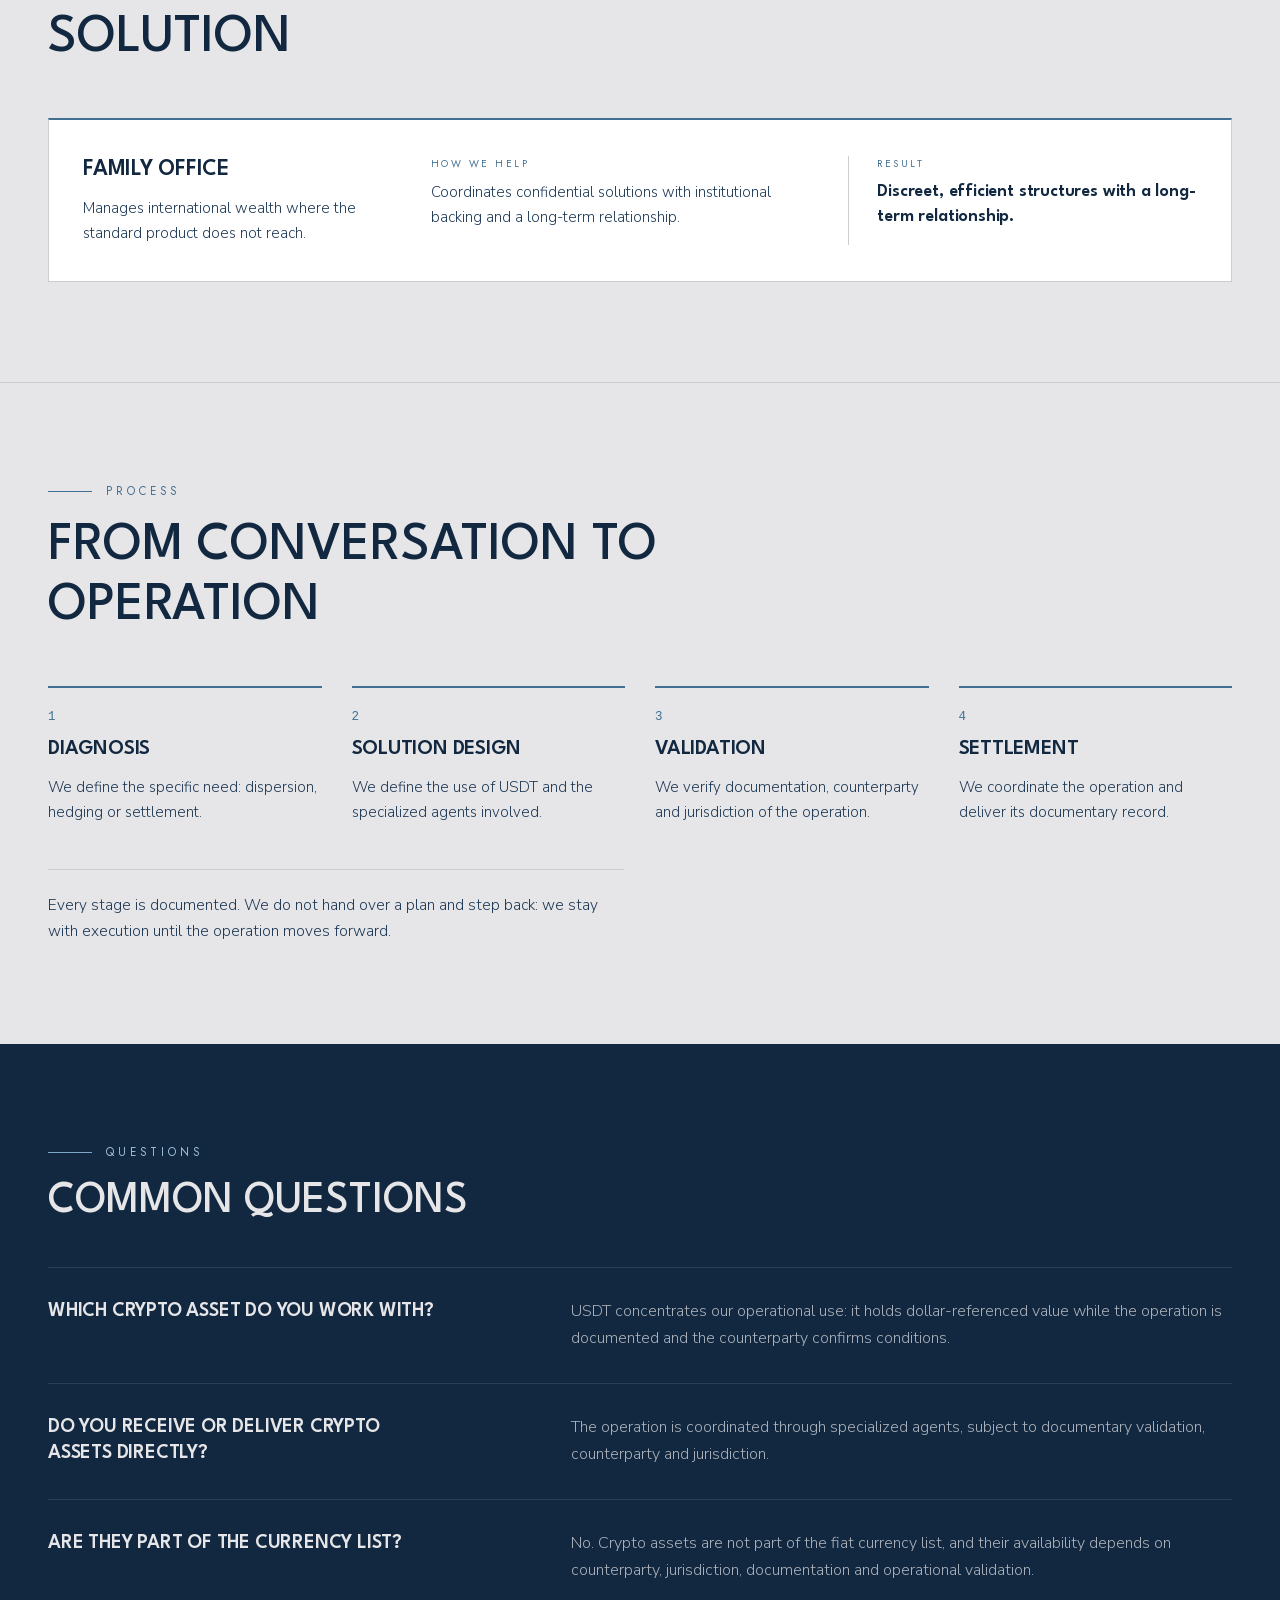
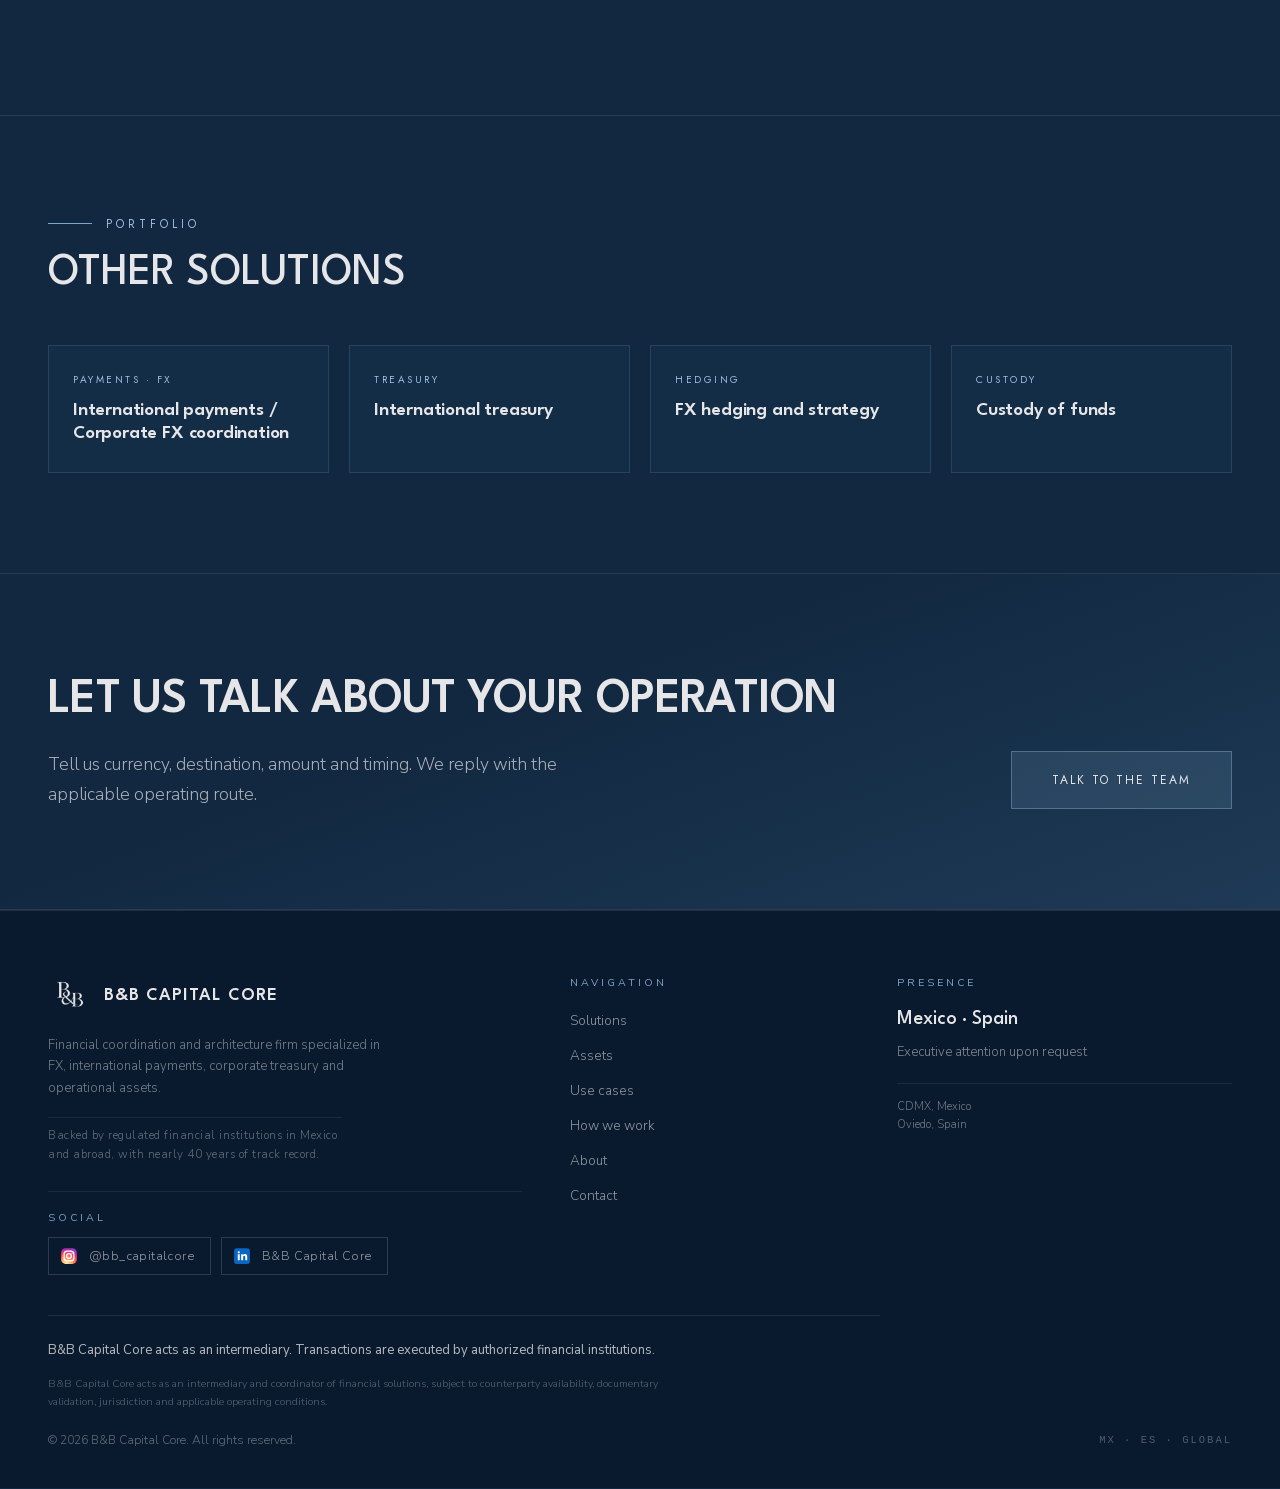
<file: en/solutions/crypto-assets/index.html>
<!DOCTYPE html>
<html lang="en">
<head>
<meta charset="utf-8">
<meta name="viewport" content="width=device-width, initial-scale=1">
<!-- Google tag (gtag.js) -->
<script async src="https://www.googletagmanager.com/gtag/js?id=G-EKGG61CCGS"></script>
<script>
  window.dataLayer = window.dataLayer || [];
  function gtag(){dataLayer.push(arguments);}
  gtag('js', new Date());
  gtag('config', 'G-EKGG61CCGS');
</script>
<title>Crypto assets: dispersion, hedging and settlement with USDT | B&amp;B Capital Core</title>
<meta name="description" content="Solutions for dispersion, hedging and settlement through USDT and specialized agents, with documentary validation.">
<link rel="canonical" href="https://bbcapitalcore.com/en/solutions/crypto-assets/">
<link rel="alternate" hreflang="es" href="https://bbcapitalcore.com/soluciones/criptoactivos/">
<link rel="alternate" hreflang="en" href="https://bbcapitalcore.com/en/solutions/crypto-assets/">
<link rel="alternate" hreflang="x-default" href="https://bbcapitalcore.com/soluciones/criptoactivos/">
<meta property="og:type" content="website">
<meta property="og:site_name" content="B&amp;B Capital Core">
<meta property="og:locale" content="en_US">
<meta property="og:title" content="Crypto assets: dispersion, hedging and settlement with USDT | B&amp;B Capital Core">
<meta property="og:description" content="Solutions for dispersion, hedging and settlement through USDT and specialized agents, with documentary validation.">
<meta property="og:url" content="https://bbcapitalcore.com/en/solutions/crypto-assets/">
<meta property="og:image" content="https://bbcapitalcore.com/assets/og-card.png">
<meta property="og:image:width" content="1200">
<meta property="og:image:height" content="630">
<meta property="og:image:alt" content="B&amp;B Capital Core">
<meta name="twitter:image" content="https://bbcapitalcore.com/assets/og-card.png">
<meta name="twitter:card" content="summary_large_image">
<meta name="robots" content="index,follow,max-image-preview:large">
<meta name="theme-color" content="#112840">
<link rel="icon" href="../../../assets/monograma-tinta.webp" type="image/webp">
<link rel="stylesheet" href="../../../fonts.css">
<link rel="stylesheet" href="../../../design.css">
<link rel="stylesheet" href="../../../hover.css">
<link rel="stylesheet" href="../../../static.css">
<script type="application/ld+json">{"@context":"https://schema.org","@type":"FinancialService","@id":"https://bbcapitalcore.com/#org","name":"B&B Capital Core","url":"https://bbcapitalcore.com/en/","description":"Financial coordination and architecture firm: international payments, corporate FX coordination, treasury and liquidity for companies operating across borders. Mexico and Spain.","email":"comunicacion@bbcapitalcore.com","sameAs":["https://www.linkedin.com/company/b-b-capital-core/","https://www.instagram.com/bb_capitalcore/"],"areaServed":["MX","ES"],"location":[{"@type":"Place","name":"CDMX, México","address":{"@type":"PostalAddress","addressLocality":"Ciudad de México","addressCountry":"MX"}},{"@type":"Place","name":"Oviedo, España","address":{"@type":"PostalAddress","addressLocality":"Oviedo","addressCountry":"ES"}}]}</script>
<script type="application/ld+json">{"@context":"https://schema.org","@type":"Service","name":"Crypto assets","description":"We design solutions for dispersion, hedging and settlement needs through the use of USDT and specialized agents.","serviceType":"Crypto","provider":{"@id":"https://bbcapitalcore.com/#org"},"areaServed":["MX","ES"],"url":"https://bbcapitalcore.com/en/solutions/crypto-assets/"}</script>
<script type="application/ld+json">{"@context":"https://schema.org","@type":"BreadcrumbList","itemListElement":[{"@type":"ListItem","position":1,"name":"Home","item":"https://bbcapitalcore.com/en/"},{"@type":"ListItem","position":2,"name":"Solutions","item":"https://bbcapitalcore.com/en/#soluciones"},{"@type":"ListItem","position":3,"name":"Crypto assets","item":"https://bbcapitalcore.com/en/solutions/crypto-assets/"}]}</script>
<script type="application/ld+json">{"@context":"https://schema.org","@type":"FAQPage","mainEntity":[{"@type":"Question","name":"Which crypto asset do you work with?","acceptedAnswer":{"@type":"Answer","text":"USDT concentrates our operational use: it holds dollar-referenced value while the operation is documented and the counterparty confirms conditions."}},{"@type":"Question","name":"Do you receive or deliver crypto assets directly?","acceptedAnswer":{"@type":"Answer","text":"The operation is coordinated through specialized agents, subject to documentary validation, counterparty and jurisdiction."}},{"@type":"Question","name":"Are they part of the currency list?","acceptedAnswer":{"@type":"Answer","text":"No. Crypto assets are not part of the fiat currency list, and their availability depends on counterparty, jurisdiction, documentation and operational validation."}}]}</script>
</head>
<body style="margin:0;background:#112840">

<div style="font-family:'Nunito Sans',sans-serif;color:#E6E5E7;background:#112840">

  <!-- NAV -->
  <header data-screen-label="Nav" class="bb-header" style="view-transition-name:bb-header;position:sticky;top:0;z-index:50;display:flex;align-items:center;justify-content:space-between;padding:8px 48px;background:rgba(17,40,64,0.88);backdrop-filter:blur(14px);border-bottom:1px solid rgba(230,229,231,0.10)">
    <a href="../../index.html#inicio" style="display:flex;align-items:center;gap:11px;text-decoration:none;color:#E6E5E7">
      
      <img src="../../../assets/logo-horizontal.webp" alt="B&amp;B Capital Core" class="bb-brandname" style="height:76px;width:auto;aspect-ratio:716/253;object-fit:contain;display:block">
    </a>
    <nav class="bb-nav" style="display:flex;align-items:center;gap:clamp(13px,1.85vw,30px)">
      <a class="bbs1eupixv" href="../../index.html#soluciones" data-navlink="soluciones" style="color:rgba(230,229,231,0.72);text-decoration:none;font-family:'Jost',sans-serif;font-size:12px;letter-spacing:1.5px;text-transform:uppercase;white-space:nowrap;border-bottom:1px solid transparent;padding-bottom:3px;transition:color 0.2s ease,border-color 0.2s ease">Solutions</a>
      <a class="bbs1eupixv" href="../../index.html#divisas" data-navlink="divisas" style="color:rgba(230,229,231,0.72);text-decoration:none;font-family:'Jost',sans-serif;font-size:12px;letter-spacing:1.5px;text-transform:uppercase;white-space:nowrap;border-bottom:1px solid transparent;padding-bottom:3px;transition:color 0.2s ease,border-color 0.2s ease">Assets</a>
      <a class="bbs1eupixv" href="../../index.html#casos" data-navlink="casos" style="color:rgba(230,229,231,0.72);text-decoration:none;font-family:'Jost',sans-serif;font-size:12px;letter-spacing:1.5px;text-transform:uppercase;white-space:nowrap;border-bottom:1px solid transparent;padding-bottom:3px;transition:color 0.2s ease,border-color 0.2s ease">Use cases</a>
      <a class="bbs1eupixv" href="../../index.html#proceso" data-navlink="proceso" style="color:rgba(230,229,231,0.72);text-decoration:none;font-family:'Jost',sans-serif;font-size:12px;letter-spacing:1.5px;text-transform:uppercase;white-space:nowrap;border-bottom:1px solid transparent;padding-bottom:3px;transition:color 0.2s ease,border-color 0.2s ease">How we work</a>
      <a class="bbs1eupixv" href="../../index.html#confianza" data-navlink="confianza" style="color:rgba(230,229,231,0.72);text-decoration:none;font-family:'Jost',sans-serif;font-size:12px;letter-spacing:1.5px;text-transform:uppercase;white-space:nowrap;border-bottom:1px solid transparent;padding-bottom:3px;transition:color 0.2s ease,border-color 0.2s ease">About</a>
      <a class="bbs1eupixv" href="../../index.html#contacto" data-navlink="contacto" style="color:rgba(230,229,231,0.72);text-decoration:none;font-family:'Jost',sans-serif;font-size:12px;letter-spacing:1.5px;text-transform:uppercase;white-space:nowrap;border-bottom:1px solid transparent;padding-bottom:3px;transition:color 0.2s ease,border-color 0.2s ease">Contact</a>
      <button class="bbs8rjwir" aria-label="Cambiar idioma" style="background:none;border:1px solid rgba(204,206,205,0.3);border-radius:999px;color:#E6E5E7;padding:8px 13px;font-family:'League Spartan',sans-serif;font-size:11px;letter-spacing:1.5px;cursor:pointer;transition:all 0.2s ease" data-lang-swap="../../../soluciones/criptoactivos/index.html">EN</button>
      <a class="bbs1rt44n0" href="../../index.html#contacto" style="background:rgba(66,112,146,0.18);color:#E6E5E7;text-decoration:none;padding:8px 18px;font-size:11.5px;letter-spacing:1.5px;text-transform:uppercase;font-weight:500;border:1px solid rgba(204,206,205,0.3);transition:all 0.2s ease">Schedule a conversation</a>
    </nav>
    <button id="bb-burger" class="bb-burger" type="button" aria-label="Abrir menú" aria-expanded="false"><span></span><span></span><span></span></button>
    <div id="bb-prog"></div>
  </header>

  <div id="bb-mpanel" class="bb-mpanel">
      <a href="../../index.html#soluciones">Solutions</a>
      <a href="../../index.html#divisas">Assets</a>
      <a href="../../index.html#casos">Use cases</a>
      <a href="../../index.html#proceso">How we work</a>
      <a href="../../index.html#confianza">About</a>
      <a href="../../index.html#contacto">Contact</a>
      <div class="bb-mpanel-foot">
        <a href="../../index.html#contacto" style="display:inline-flex;align-items:center;justify-content:center;gap:12px;background:linear-gradient(120deg,#1F3A56,#427092);color:#FFFFFF;text-decoration:none;padding:17px 30px;font-size:12px;letter-spacing:2.5px;text-transform:uppercase;font-weight:500;border:1px solid rgba(204,206,205,0.34);font-family:'League Spartan',sans-serif;opacity:1;transform:none;border-bottom:1px solid rgba(204,206,205,0.34)">Schedule a conversation</a>
        <span style="font-size:9px;letter-spacing:3.4px;text-transform:uppercase;color:rgba(230,229,231,0.4)">B&amp;B Capital Core · Financial Firm</span>
      </div>
  </div>

  

  <template id="__bundler_thumbnail" data-bg-color="#112840">
    <svg viewBox="0 0 1200 800" xmlns="http://www.w3.org/2000/svg">
      <rect width="1200" height="800" fill="#112840"></rect>
      <text x="600" y="430" text-anchor="middle" font-family="Georgia,serif" font-size="200" font-weight="600" fill="#E6E5E7" letter-spacing="8">B&amp;B</text>
      <rect x="440" y="500" width="320" height="2" fill="#7EA6C8"></rect>
      <text x="600" y="566" text-anchor="middle" font-family="Georgia,serif" font-size="44" fill="#9FBFDB" letter-spacing="14">CAPITAL CORE</text>
    </svg>
  </template>

  
  <!-- VISTA DE SERVICIO -->
  <section data-screen-label="Servicio · Hero" style="position:relative;overflow:hidden;border-bottom:1px solid rgba(230,229,231,0.10);background:linear-gradient(160deg,#112840 45%,#1F3A56)">
    <div class="bb-shell" style="max-width:1280px;margin:0 auto;padding:88px 48px 80px">
      <a class="bbs1q2c8zf" href="../../index.html#soluciones" style="display:inline-flex;align-items:center;gap:9px;color:rgba(230,229,231,0.6);text-decoration:none;font-family:'Jost',sans-serif;font-size:11.5px;letter-spacing:2.5px;text-transform:uppercase;margin-bottom:36px;transition:color .2s ease">
        <span aria-hidden="true" style="display:block;width:22px;height:1px;background:currentColor"></span>Back
      </a>
      <div class="bb-svc-hero" style="display:grid;grid-template-columns:minmax(0,1.35fr) minmax(0,0.65fr);gap:56px;align-items:center">
        <div style="min-width:0">
          <div style="display:flex;align-items:center;gap:14px;margin-bottom:22px">
            <span aria-hidden="true" style="display:block;width:44px;height:1px;background:#7EA6C8"></span>
            <span style="font-family:'Jost',sans-serif;font-size:11.5px;letter-spacing:4px;text-transform:uppercase;color:#9FBFDB;white-space:nowrap">Solution · Crypto</span>
          </div>
          <h1 style="font-family:'League Spartan',sans-serif;font-weight:500;letter-spacing:0.01em;font-size:clamp(38px,5.4vw,80px);line-height:1.06;margin:0 0 26px;max-width:20ch;text-wrap:pretty">Crypto assets</h1>
          <p style="font-size:18.5px;font-weight:300;line-height:1.72;color:rgba(230,229,231,0.84);margin:0;max-width:52ch;text-wrap:pretty">We design solutions for dispersion, hedging and settlement needs through the use of USDT and specialized agents.</p>
          
          <div style="display:flex;flex-wrap:wrap;gap:16px;margin-top:44px">
            <a class="bbs4msfry" href="../../index.html#contacto" style="display:inline-flex;align-items:center;gap:12px;background:rgba(126,166,200,0.16);color:#E6E5E7;text-decoration:none;padding:17px 36px;font-family:'Jost',sans-serif;font-size:12px;letter-spacing:2px;text-transform:uppercase;border:1px solid rgba(126,166,200,0.45);white-space:nowrap;transition:background .2s ease,border-color .2s ease,color .2s ease">Talk to the team</a>
            <a class="bbs191iaar" href="../../index.html#soluciones" style="display:inline-flex;align-items:center;gap:12px;color:rgba(230,229,231,0.72);text-decoration:none;padding:17px 8px;font-family:'Jost',sans-serif;font-size:12px;letter-spacing:2px;text-transform:uppercase;border-bottom:1px solid rgba(230,229,231,0.22);white-space:nowrap;transition:color .2s ease,border-color .2s ease">See all solutions</a>
          </div>
        </div>
        <div class="bb-svc-icon" aria-hidden="true" style="display:flex;justify-content:center;align-items:center;min-width:0">
          <svg viewBox="2 2 20 20" style="width:100%;max-width:280px;height:auto;fill:none;stroke:#7EA6C8;stroke-width:0.34;stroke-linecap:round;stroke-linejoin:round;opacity:0.42">
            <path d="M12 3.2 L19.6 7.6 V16.4 L12 20.8 L4.4 16.4 V7.6 Z M8.6 12 a3.4 3.4 0 1 0 6.8 0 a3.4 3.4 0 1 0 -6.8 0 M12 3.2 V8.6 M12 15.4 V20.8"></path>
          </svg>
        </div>
      </div>
    </div>
  </section>

  <section data-screen-label="Servicio · Beneficio" style="background:#E6E5E7;color:#112840">
    <div class="bb-shell" style="max-width:1280px;margin:0 auto;padding:62px 48px;display:flex;align-items:baseline;gap:44px;flex-wrap:wrap">
      <span style="font-family:'Jost',sans-serif;font-size:11.5px;letter-spacing:4px;text-transform:uppercase;color:#427092;white-space:nowrap">What you get</span>
      <p style="font-family:'League Spartan',sans-serif;font-weight:600;letter-spacing:-0.015em;font-size:clamp(22px,2.9vw,42px);line-height:1.22;margin:0;color:#112840;flex:1 1 420px;text-wrap:pretty">Documentary traceability at every stage of the operation.</p>
    </div>
  </section>

  
  <section data-screen-label="Servicio · Requisitos" style="background:#E6E5E7;color:#112840">
    <div class="bb-shell" style="max-width:1280px;margin:0 auto;padding:100px 48px">
      <div style="display:flex;align-items:center;gap:14px;margin-bottom:18px">
        <span aria-hidden="true" style="display:block;width:44px;height:1px;background:#427092"></span>
        <span style="font-family:'Jost',sans-serif;font-size:11.5px;letter-spacing:4px;text-transform:uppercase;color:#427092;white-space:nowrap">Requirements</span>
      </div>
      <h2 style="font-family:'League Spartan',sans-serif;font-weight:500;font-size:clamp(32px,4.2vw,54px);line-height:1.1;margin:0 0 50px;max-width:22ch;color:#112840">What we need from you</h2>
      <div style="display:grid;grid-template-columns:repeat(2,minmax(0,1fr));gap:26px">
        
          <div style="display:flex;gap:22px;align-items:flex-start;padding:30px 30px;background:#FFFFFF;border:1px solid #CCCECD;min-width:0">
            <span style="font-family:'League Spartan',sans-serif;font-weight:600;font-size:20px;color:#427092;flex:none;line-height:1.2">01</span>
            <span style="font-size:15.5px;font-weight:300;line-height:1.62;color:#1F3A56;text-wrap:pretty">The specific need: dispersion, hedging or settlement.</span>
          </div>
        
          <div style="display:flex;gap:22px;align-items:flex-start;padding:30px 30px;background:#FFFFFF;border:1px solid #CCCECD;min-width:0">
            <span style="font-family:'League Spartan',sans-serif;font-weight:600;font-size:20px;color:#427092;flex:none;line-height:1.2">02</span>
            <span style="font-size:15.5px;font-weight:300;line-height:1.62;color:#1F3A56;text-wrap:pretty">Inbound and outbound currencies, and the countries involved.</span>
          </div>
        
          <div style="display:flex;gap:22px;align-items:flex-start;padding:30px 30px;background:#FFFFFF;border:1px solid #CCCECD;min-width:0">
            <span style="font-family:'League Spartan',sans-serif;font-weight:600;font-size:20px;color:#427092;flex:none;line-height:1.2">03</span>
            <span style="font-size:15.5px;font-weight:300;line-height:1.62;color:#1F3A56;text-wrap:pretty">Identification and corporate documentation of the holder.</span>
          </div>
        
          <div style="display:flex;gap:22px;align-items:flex-start;padding:30px 30px;background:#FFFFFF;border:1px solid #CCCECD;min-width:0">
            <span style="font-family:'League Spartan',sans-serif;font-weight:600;font-size:20px;color:#427092;flex:none;line-height:1.2">04</span>
            <span style="font-size:15.5px;font-weight:300;line-height:1.62;color:#1F3A56;text-wrap:pretty">A document supporting the origin and destination of the funds.</span>
          </div>
        
      </div>
      <p style="font-size:12.5px;color:#9F9F9B;margin:30px 0 0;padding-top:18px;border-top:1px solid #CCCECD;max-width:70ch">Indicative list. Final documentation depends on the operation, the counterparty and the jurisdiction.</p>
    </div>
  </section>
  

  
  <section data-screen-label="Servicio · Casos" style="background:#E6E5E7;color:#112840">
    <div class="bb-shell" style="max-width:1280px;margin:0 auto;padding:100px 48px">
      <div style="display:flex;align-items:center;gap:14px;margin-bottom:18px">
        <span aria-hidden="true" style="display:block;width:44px;height:1px;background:#427092"></span>
        <span style="font-family:'Jost',sans-serif;font-size:11.5px;letter-spacing:4px;text-transform:uppercase;color:#427092;white-space:nowrap">Where it applies</span>
      </div>
      <h2 style="font-family:'League Spartan',sans-serif;font-weight:500;font-size:clamp(32px,4.2vw,54px);line-height:1.1;margin:0 0 50px;max-width:24ch;color:#112840">Profiles working with this solution</h2>
      <div style="display:flex;flex-direction:column;gap:22px">
        
          <div class="bb-svc-case" style="display:grid;grid-template-columns:minmax(0,0.9fr) minmax(0,1.1fr) minmax(0,1fr);gap:34px;padding:36px 34px;background:#FFFFFF;border:1px solid #CCCECD;border-top:2px solid #427092">
            <div style="display:flex;flex-direction:column;gap:12px;min-width:0">
              <h3 style="font-family:'League Spartan',sans-serif;font-weight:600;font-size:23px;letter-spacing:-0.01em;line-height:1.2;margin:0;color:#112840">Family office</h3>
              <p style="font-size:15px;font-weight:300;line-height:1.65;color:#1F3A56;margin:0;text-wrap:pretty">Manages international wealth where the standard product does not reach.</p>
            </div>
            <div style="display:flex;flex-direction:column;gap:9px;min-width:0">
              <span style="font-family:'Jost',sans-serif;font-size:10px;letter-spacing:2.5px;text-transform:uppercase;color:#427092">How we help</span>
              <p style="font-size:15px;font-weight:300;line-height:1.65;color:#1F3A56;margin:0;text-wrap:pretty">Coordinates confidential solutions with institutional backing and a long-term relationship.</p>
            </div>
            <div style="display:flex;flex-direction:column;gap:9px;min-width:0;padding-left:28px;border-left:1px solid #CCCECD">
              <span style="font-family:'Jost',sans-serif;font-size:10px;letter-spacing:2.5px;text-transform:uppercase;color:#427092">Result</span>
              <p style="font-family:'League Spartan',sans-serif;font-weight:600;font-size:18px;line-height:1.35;letter-spacing:-0.01em;color:#112840;margin:0;text-wrap:pretty">Discreet, efficient structures with a long-term relationship.</p>
            </div>
          </div>
        
      </div>
    </div>
  </section>
  

  
  <section data-screen-label="Servicio · Proceso" style="background:#E6E5E7;color:#112840;border-top:1px solid #CCCECD">
    <div class="bb-shell" style="max-width:1280px;margin:0 auto;padding:100px 48px">
      <div style="display:flex;align-items:center;gap:14px;margin-bottom:18px">
        <span aria-hidden="true" style="display:block;width:44px;height:1px;background:#427092"></span>
        <span style="font-family:'Jost',sans-serif;font-size:11.5px;letter-spacing:4px;text-transform:uppercase;color:#427092;white-space:nowrap">Process</span>
      </div>
      <h2 style="font-family:'League Spartan',sans-serif;font-weight:500;font-size:clamp(32px,4.2vw,54px);line-height:1.1;margin:0 0 50px;max-width:24ch;color:#112840">From conversation to operation</h2>
      <div class="bb-svc-proc" style="display:grid;grid-template-columns:repeat(4,minmax(0,1fr));gap:30px">
        
          <div style="display:flex;flex-direction:column;gap:13px;min-width:0;padding-top:22px;border-top:2px solid #427092">
            <span style="font-family:ui-monospace,monospace;font-size:12.5px;letter-spacing:2px;color:#427092">1</span>
            <h3 style="font-family:'League Spartan',sans-serif;font-weight:600;font-size:21px;letter-spacing:-0.01em;line-height:1.22;margin:0;color:#112840;text-wrap:pretty">Diagnosis</h3>
            <p style="font-size:15px;font-weight:300;line-height:1.66;color:#1F3A56;margin:0;text-wrap:pretty">We define the specific need: dispersion, hedging or settlement.</p>
          </div>
        
          <div style="display:flex;flex-direction:column;gap:13px;min-width:0;padding-top:22px;border-top:2px solid #427092">
            <span style="font-family:ui-monospace,monospace;font-size:12.5px;letter-spacing:2px;color:#427092">2</span>
            <h3 style="font-family:'League Spartan',sans-serif;font-weight:600;font-size:21px;letter-spacing:-0.01em;line-height:1.22;margin:0;color:#112840;text-wrap:pretty">Solution design</h3>
            <p style="font-size:15px;font-weight:300;line-height:1.66;color:#1F3A56;margin:0;text-wrap:pretty">We define the use of USDT and the specialized agents involved.</p>
          </div>
        
          <div style="display:flex;flex-direction:column;gap:13px;min-width:0;padding-top:22px;border-top:2px solid #427092">
            <span style="font-family:ui-monospace,monospace;font-size:12.5px;letter-spacing:2px;color:#427092">3</span>
            <h3 style="font-family:'League Spartan',sans-serif;font-weight:600;font-size:21px;letter-spacing:-0.01em;line-height:1.22;margin:0;color:#112840;text-wrap:pretty">Validation</h3>
            <p style="font-size:15px;font-weight:300;line-height:1.66;color:#1F3A56;margin:0;text-wrap:pretty">We verify documentation, counterparty and jurisdiction of the operation.</p>
          </div>
        
          <div style="display:flex;flex-direction:column;gap:13px;min-width:0;padding-top:22px;border-top:2px solid #427092">
            <span style="font-family:ui-monospace,monospace;font-size:12.5px;letter-spacing:2px;color:#427092">4</span>
            <h3 style="font-family:'League Spartan',sans-serif;font-weight:600;font-size:21px;letter-spacing:-0.01em;line-height:1.22;margin:0;color:#112840;text-wrap:pretty">Settlement</h3>
            <p style="font-size:15px;font-weight:300;line-height:1.66;color:#1F3A56;margin:0;text-wrap:pretty">We coordinate the operation and deliver its documentary record.</p>
          </div>
        
      </div>
      <p style="font-size:15.5px;font-weight:300;line-height:1.68;color:#1F3A56;margin:44px 0 0;padding-top:22px;border-top:1px solid #CCCECD;max-width:64ch;text-wrap:pretty">Every stage is documented. We do not hand over a plan and step back: we stay with execution until the operation moves forward.</p>
    </div>
  </section>
  

  
  <section data-screen-label="Servicio · Dudas" style="border-bottom:1px solid rgba(230,229,231,0.10)">
    <div class="bb-shell" style="max-width:1280px;margin:0 auto;padding:100px 48px">
      <div style="display:flex;align-items:center;gap:14px;margin-bottom:18px">
        <span aria-hidden="true" style="display:block;width:44px;height:1px;background:#7EA6C8"></span>
        <span style="font-family:'Jost',sans-serif;font-size:11.5px;letter-spacing:4px;text-transform:uppercase;color:#9FBFDB;white-space:nowrap">Questions</span>
      </div>
      <h2 style="font-family:'League Spartan',sans-serif;font-weight:500;font-size:clamp(28px,3.4vw,46px);line-height:1.12;margin:0 0 40px">Common questions</h2>
      <div style="display:flex;flex-direction:column">
        
          <div class="bb-svc-faq" style="display:grid;grid-template-columns:minmax(0,0.85fr) minmax(0,1.15fr);gap:34px;padding:30px 0;border-top:1px solid rgba(230,229,231,0.12)">
            <h3 style="font-family:'League Spartan',sans-serif;font-weight:600;font-size:20px;letter-spacing:-0.01em;line-height:1.3;margin:0;color:#E6E5E7;text-wrap:pretty">Which crypto asset do you work with?</h3>
            <p style="font-size:16px;font-weight:300;line-height:1.72;color:rgba(230,229,231,0.72);margin:0;text-wrap:pretty">USDT concentrates our operational use: it holds dollar-referenced value while the operation is documented and the counterparty confirms conditions.</p>
          </div>
        
          <div class="bb-svc-faq" style="display:grid;grid-template-columns:minmax(0,0.85fr) minmax(0,1.15fr);gap:34px;padding:30px 0;border-top:1px solid rgba(230,229,231,0.12)">
            <h3 style="font-family:'League Spartan',sans-serif;font-weight:600;font-size:20px;letter-spacing:-0.01em;line-height:1.3;margin:0;color:#E6E5E7;text-wrap:pretty">Do you receive or deliver crypto assets directly?</h3>
            <p style="font-size:16px;font-weight:300;line-height:1.72;color:rgba(230,229,231,0.72);margin:0;text-wrap:pretty">The operation is coordinated through specialized agents, subject to documentary validation, counterparty and jurisdiction.</p>
          </div>
        
          <div class="bb-svc-faq" style="display:grid;grid-template-columns:minmax(0,0.85fr) minmax(0,1.15fr);gap:34px;padding:30px 0;border-top:1px solid rgba(230,229,231,0.12)">
            <h3 style="font-family:'League Spartan',sans-serif;font-weight:600;font-size:20px;letter-spacing:-0.01em;line-height:1.3;margin:0;color:#E6E5E7;text-wrap:pretty">Are they part of the currency list?</h3>
            <p style="font-size:16px;font-weight:300;line-height:1.72;color:rgba(230,229,231,0.72);margin:0;text-wrap:pretty">No. Crypto assets are not part of the fiat currency list, and their availability depends on counterparty, jurisdiction, documentation and operational validation.</p>
          </div>
        
      </div>
    </div>
  </section>
  

  <section data-screen-label="Servicio · Portafolio" style="border-bottom:1px solid rgba(230,229,231,0.10)">
    <div class="bb-shell" style="max-width:1280px;margin:0 auto;padding:100px 48px">
      <div style="display:flex;align-items:center;gap:14px;margin-bottom:18px">
        <span aria-hidden="true" style="display:block;width:44px;height:1px;background:#7EA6C8"></span>
        <span style="font-family:'Jost',sans-serif;font-size:11.5px;letter-spacing:4px;text-transform:uppercase;color:#9FBFDB;white-space:nowrap">Portfolio</span>
      </div>
      <h2 style="font-family:'League Spartan',sans-serif;font-weight:500;font-size:clamp(28px,3.4vw,46px);line-height:1.12;margin:0 0 46px">Other solutions</h2>
      <div class="bb-svc-4" style="display:grid;grid-template-columns:repeat(4,minmax(0,1fr));gap:20px">
        
          <a class="bbsijrczq" href="../international-payments-fx/index.html" style="display:flex;flex-direction:column;gap:12px;padding:26px 24px;background:rgba(31,58,86,0.28);border:1px solid rgba(126,166,200,0.18);text-decoration:none;color:#E6E5E7;min-width:0;transition:background .22s ease,border-color .22s ease,transform .26s cubic-bezier(.2,.7,.2,1)">
            <span style="font-family:'Jost',sans-serif;font-size:10px;letter-spacing:2.5px;text-transform:uppercase;color:#9FBFDB">Payments · FX</span>
            <span style="font-family:'League Spartan',sans-serif;font-weight:600;font-size:19px;letter-spacing:-0.01em;line-height:1.25;text-wrap:pretty">International payments / Corporate FX coordination</span>
          </a>
        
          <a class="bbsijrczq" href="../international-treasury/index.html" style="display:flex;flex-direction:column;gap:12px;padding:26px 24px;background:rgba(31,58,86,0.28);border:1px solid rgba(126,166,200,0.18);text-decoration:none;color:#E6E5E7;min-width:0;transition:background .22s ease,border-color .22s ease,transform .26s cubic-bezier(.2,.7,.2,1)">
            <span style="font-family:'Jost',sans-serif;font-size:10px;letter-spacing:2.5px;text-transform:uppercase;color:#9FBFDB">Treasury</span>
            <span style="font-family:'League Spartan',sans-serif;font-weight:600;font-size:19px;letter-spacing:-0.01em;line-height:1.25;text-wrap:pretty">International treasury</span>
          </a>
        
          <a class="bbsijrczq" href="../fx-hedging-strategy/index.html" style="display:flex;flex-direction:column;gap:12px;padding:26px 24px;background:rgba(31,58,86,0.28);border:1px solid rgba(126,166,200,0.18);text-decoration:none;color:#E6E5E7;min-width:0;transition:background .22s ease,border-color .22s ease,transform .26s cubic-bezier(.2,.7,.2,1)">
            <span style="font-family:'Jost',sans-serif;font-size:10px;letter-spacing:2.5px;text-transform:uppercase;color:#9FBFDB">Hedging</span>
            <span style="font-family:'League Spartan',sans-serif;font-weight:600;font-size:19px;letter-spacing:-0.01em;line-height:1.25;text-wrap:pretty">FX hedging and strategy</span>
          </a>
        
          <a class="bbsijrczq" href="../custody-of-funds/index.html" style="display:flex;flex-direction:column;gap:12px;padding:26px 24px;background:rgba(31,58,86,0.28);border:1px solid rgba(126,166,200,0.18);text-decoration:none;color:#E6E5E7;min-width:0;transition:background .22s ease,border-color .22s ease,transform .26s cubic-bezier(.2,.7,.2,1)">
            <span style="font-family:'Jost',sans-serif;font-size:10px;letter-spacing:2.5px;text-transform:uppercase;color:#9FBFDB">Custody</span>
            <span style="font-family:'League Spartan',sans-serif;font-weight:600;font-size:19px;letter-spacing:-0.01em;line-height:1.25;text-wrap:pretty">Custody of funds</span>
          </a>
        
      </div>
    </div>
  </section>

  <section data-screen-label="Servicio · Cierre" style="background:linear-gradient(160deg,#112840 40%,#1F3A56);border-bottom:1px solid rgba(230,229,231,0.10)">
    <div class="bb-shell" style="max-width:1280px;margin:0 auto;padding:100px 48px;display:flex;align-items:flex-end;justify-content:space-between;gap:48px;flex-wrap:wrap">
      <div style="flex:1 1 460px;min-width:0">
        <h2 style="font-family:'League Spartan',sans-serif;font-weight:600;letter-spacing:-0.015em;font-size:clamp(28px,3.8vw,50px);line-height:1.12;margin:0 0 20px">Let us talk about your operation</h2>
        <p style="font-size:17.5px;font-weight:300;line-height:1.72;color:rgba(230,229,231,0.72);margin:0;max-width:48ch;text-wrap:pretty">Tell us currency, destination, amount and timing. We reply with the applicable operating route.</p>
      </div>
      <a class="bbs4msfry" href="../../index.html#contacto" style="display:inline-flex;align-items:center;gap:12px;background:rgba(126,166,200,0.16);color:#E6E5E7;text-decoration:none;padding:19px 40px;font-family:'Jost',sans-serif;font-size:12px;letter-spacing:2px;text-transform:uppercase;border:1px solid rgba(126,166,200,0.45);flex:none;white-space:nowrap;transition:background .2s ease,border-color .2s ease,color .2s ease">Talk to the team</a>
    </div>
  </section>
  

  <!-- FOOTER -->
  <footer data-screen-label="Footer" style="background:#0A1A2E;border-top:1px solid rgba(230,229,231,0.10)">
    <div style="max-width:1280px;margin:0 auto;padding:64px 48px 40px;display:grid;grid-template-columns:1.7fr 1fr 1.2fr;gap:48px">
      <!-- Col 1 · Marca -->
      <div aria-hidden="true" style="position:absolute;left:-9999px;top:0;width:1px;height:1px;overflow:hidden;opacity:0;pointer-events:none">
        <img id="bb-logo-off" src="../../../assets/monograma-claro.webp" alt="">
        <img id="bb-logo-ink" src="../../../assets/monograma-tinta.webp" alt="">
      </div>
      <div style="display:flex;flex-direction:column;gap:18px">
        <div style="display:flex;align-items:center;gap:14px">
          <img src="../../../assets/monograma-claro.webp" alt="Monograma B&amp;B" style="width:42px;height:42px;object-fit:contain">
          <span style="display:flex;flex-direction:column;gap:2px;line-height:1.2"><span style="font-family:'League Spartan',sans-serif;font-size:18px;letter-spacing:1px;font-weight:600">B&amp;B CAPITAL CORE</span></span>
        </div>
        <span style="font-size:13px;font-weight:300;color:rgba(230,229,231,0.5);max-width:42ch;line-height:1.65">Financial coordination and architecture firm specialized in FX, international payments, corporate treasury and operational assets.</span>
        <span style="font-size:11.5px;font-weight:300;letter-spacing:0.5px;color:rgba(230,229,231,0.4);max-width:42ch;line-height:1.6;padding-top:8px;border-top:1px solid rgba(230,229,231,0.08)">Backed by regulated financial institutions in Mexico and abroad, with nearly 40 years of track record.</span>
        <div style="display:flex;flex-direction:column;gap:12px;margin-top:10px;padding-top:18px;border-top:1px solid rgba(230,229,231,0.08)">
          <span style="font-size:10.5px;letter-spacing:3px;text-transform:uppercase;color:#7EA6C8">Social</span>
          <div style="display:flex;gap:10px;flex-wrap:wrap">
            <a class="bbs1i5slis" href="https://www.instagram.com/bb_capitalcore?igsh=OThrcmdvN3F4MjF2" target="_blank" rel="noopener" aria-label="Instagram" title="Instagram" style="display:inline-flex;align-items:center;gap:11px;padding:9px 16px 9px 11px;border:1px solid rgba(230,229,231,0.16);color:rgba(230,229,231,0.62);text-decoration:none;transition:all 0.25s ease">
              <svg width="18" height="18" viewBox="0 0 24 24" aria-hidden="true"><defs><radialGradient id="bbIgGrad" cx="30%" cy="107%" r="150%"><stop offset="0" stop-color="#FDF497"></stop><stop offset="0.05" stop-color="#FDF497"></stop><stop offset="0.45" stop-color="#FD5949"></stop><stop offset="0.6" stop-color="#D6249F"></stop><stop offset="0.9" stop-color="#285AEB"></stop></radialGradient></defs><rect x="1.5" y="1.5" width="21" height="21" rx="6" fill="url(#bbIgGrad)"></rect><rect x="5.5" y="5.5" width="13" height="13" rx="4" fill="none" stroke="#FFFFFF" stroke-width="1.7"></rect><circle cx="12" cy="12" r="3.1" fill="none" stroke="#FFFFFF" stroke-width="1.7"></circle><circle cx="16.1" cy="7.9" r="0.95" fill="#FFFFFF"></circle></svg>
              <span style="font-size:12.5px;font-weight:300;letter-spacing:0.4px">@bb_capitalcore</span>
            </a>
            <a class="bbs1i5slis" href="https://www.linkedin.com/company/b-b-capital-core/" target="_blank" rel="noopener" aria-label="LinkedIn" title="LinkedIn" style="display:inline-flex;align-items:center;gap:11px;padding:9px 16px 9px 11px;border:1px solid rgba(230,229,231,0.16);color:rgba(230,229,231,0.62);text-decoration:none;transition:all 0.25s ease">
              <svg width="18" height="18" viewBox="0 0 24 24" aria-hidden="true"><rect x="1.5" y="1.5" width="21" height="21" rx="3.5" fill="#0A66C2"></rect><path d="M6.4 9.6h2.6v8.2H6.4zM7.7 5.6a1.5 1.5 0 1 1 0 3 1.5 1.5 0 0 1 0-3zM10.8 9.6h2.5v1.1h.04c.35-.66 1.2-1.36 2.47-1.36 2.64 0 3.13 1.74 3.13 4v4.46h-2.6v-3.95c0-.94-.02-2.15-1.31-2.15-1.31 0-1.51 1.02-1.51 2.08v4.02h-2.6z" fill="#FFFFFF"></path></svg>
              <span style="font-size:12.5px;font-weight:300;letter-spacing:0.4px">B&amp;B Capital Core</span>
            </a>
          </div>
        </div>
      </div>
      <!-- Col 2 · Navegación -->
      <div style="display:flex;flex-direction:column;gap:6px">
        <span style="font-size:10.5px;letter-spacing:3px;text-transform:uppercase;color:#7EA6C8;margin-bottom:10px">Navigation</span>
        <a class="bbs1q2c8zf" href="../../index.html#soluciones" style="font-size:13.5px;font-weight:300;color:rgba(230,229,231,0.62);text-decoration:none;padding:5px 0;transition:color 0.2s ease">Solutions</a>
        <a class="bbs1q2c8zf" href="../../index.html#divisas" style="font-size:13.5px;font-weight:300;color:rgba(230,229,231,0.62);text-decoration:none;padding:5px 0;transition:color 0.2s ease">Assets</a>
        <a class="bbs1q2c8zf" href="../../index.html#casos" style="font-size:13.5px;font-weight:300;color:rgba(230,229,231,0.62);text-decoration:none;padding:5px 0;transition:color 0.2s ease">Use cases</a>
        <a class="bbs1q2c8zf" href="../../index.html#proceso" style="font-size:13.5px;font-weight:300;color:rgba(230,229,231,0.62);text-decoration:none;padding:5px 0;transition:color 0.2s ease">How we work</a>
        <a class="bbs1q2c8zf" href="../../index.html#confianza" style="font-size:13.5px;font-weight:300;color:rgba(230,229,231,0.62);text-decoration:none;padding:5px 0;transition:color 0.2s ease">About</a>
        <a class="bbs1q2c8zf" href="../../index.html#contacto" style="font-size:13.5px;font-weight:300;color:rgba(230,229,231,0.62);text-decoration:none;padding:5px 0;transition:color 0.2s ease">Contact</a>
      </div>
      <!-- Col 4 · Presencia -->
      <div style="display:flex;flex-direction:column;gap:6px">
        <span style="font-size:10.5px;letter-spacing:3px;text-transform:uppercase;color:#7EA6C8;margin-bottom:10px">Presence</span>
        <span style="font-family:'League Spartan',sans-serif;font-size:20px;font-weight:500;color:#E6E5E7;line-height:1.3">Mexico · Spain</span>
        <span style="font-size:13px;font-weight:300;color:rgba(230,229,231,0.55);line-height:1.6;margin-top:4px">Executive attention upon request</span>
        <span style="white-space:pre-line;font-size:11px;font-weight:300;color:rgba(230,229,231,0.46);line-height:1.65;margin-top:14px;padding-top:14px;border-top:1px solid rgba(230,229,231,0.08)">CDMX, Mexico
Oviedo, Spain</span>
      </div>
    </div>
    <!-- Bottom strip -->
    <div style="max-width:1280px;margin:0 auto;padding:0 48px 40px">
      <p style="font-size:13px;font-weight:400;text-align:left;hyphens:none;text-wrap:pretty;line-height:1.6;color:rgba(230,229,231,0.78);margin:0 0 14px;padding-top:24px;border-top:1px solid rgba(230,229,231,0.10);max-width:104ch">B&amp;B Capital Core acts as an intermediary. Transactions are executed by authorized financial institutions.</p>
      <p style="font-size:10.5px;font-weight:300;text-align:left;hyphens:none;text-wrap:pretty;line-height:1.7;color:rgba(230,229,231,0.34);margin:0;max-width:104ch">B&amp;B Capital Core acts as an intermediary and coordinator of financial solutions, subject to counterparty availability, documentary validation, jurisdiction and applicable operating conditions.</p>
      <div style="margin-top:22px;display:flex;justify-content:space-between;align-items:center;gap:16px;flex-wrap:wrap">
        <span style="font-size:12px;font-weight:300;color:rgba(230,229,231,0.4)">© 2026 B&amp;B Capital Core. All rights reserved.</span>
        <span style="font-family:ui-monospace,monospace;font-size:10.5px;letter-spacing:2px;color:rgba(230,229,231,0.32)">MX · ES · GLOBAL</span>
      </div>
    </div>
  </footer>

  <!-- STICKY CTA -->
  <a class="bbsyuy4fo" href="../../index.html#contacto" id="bb-sticky" style="position:fixed;bottom:22px;right:22px;z-index:45;display:inline-flex;align-items:center;gap:9px;background:rgba(23,42,64,0.94);color:rgba(230,229,231,0.92);text-decoration:none;padding:11px 18px;font-size:10.5px;letter-spacing:1.5px;text-transform:uppercase;font-weight:500;border:1px solid rgba(204,206,205,0.3);box-shadow:0 12px 30px rgba(0,0,0,0.34);opacity:0;pointer-events:none;transform:translateY(16px);transition:opacity 0.3s ease,transform 0.3s ease">Schedule a conversation <span aria-hidden="true">→</span></a>

</div>
<script src="../../../app.js" defer></script>
</body>
</html>
</file>
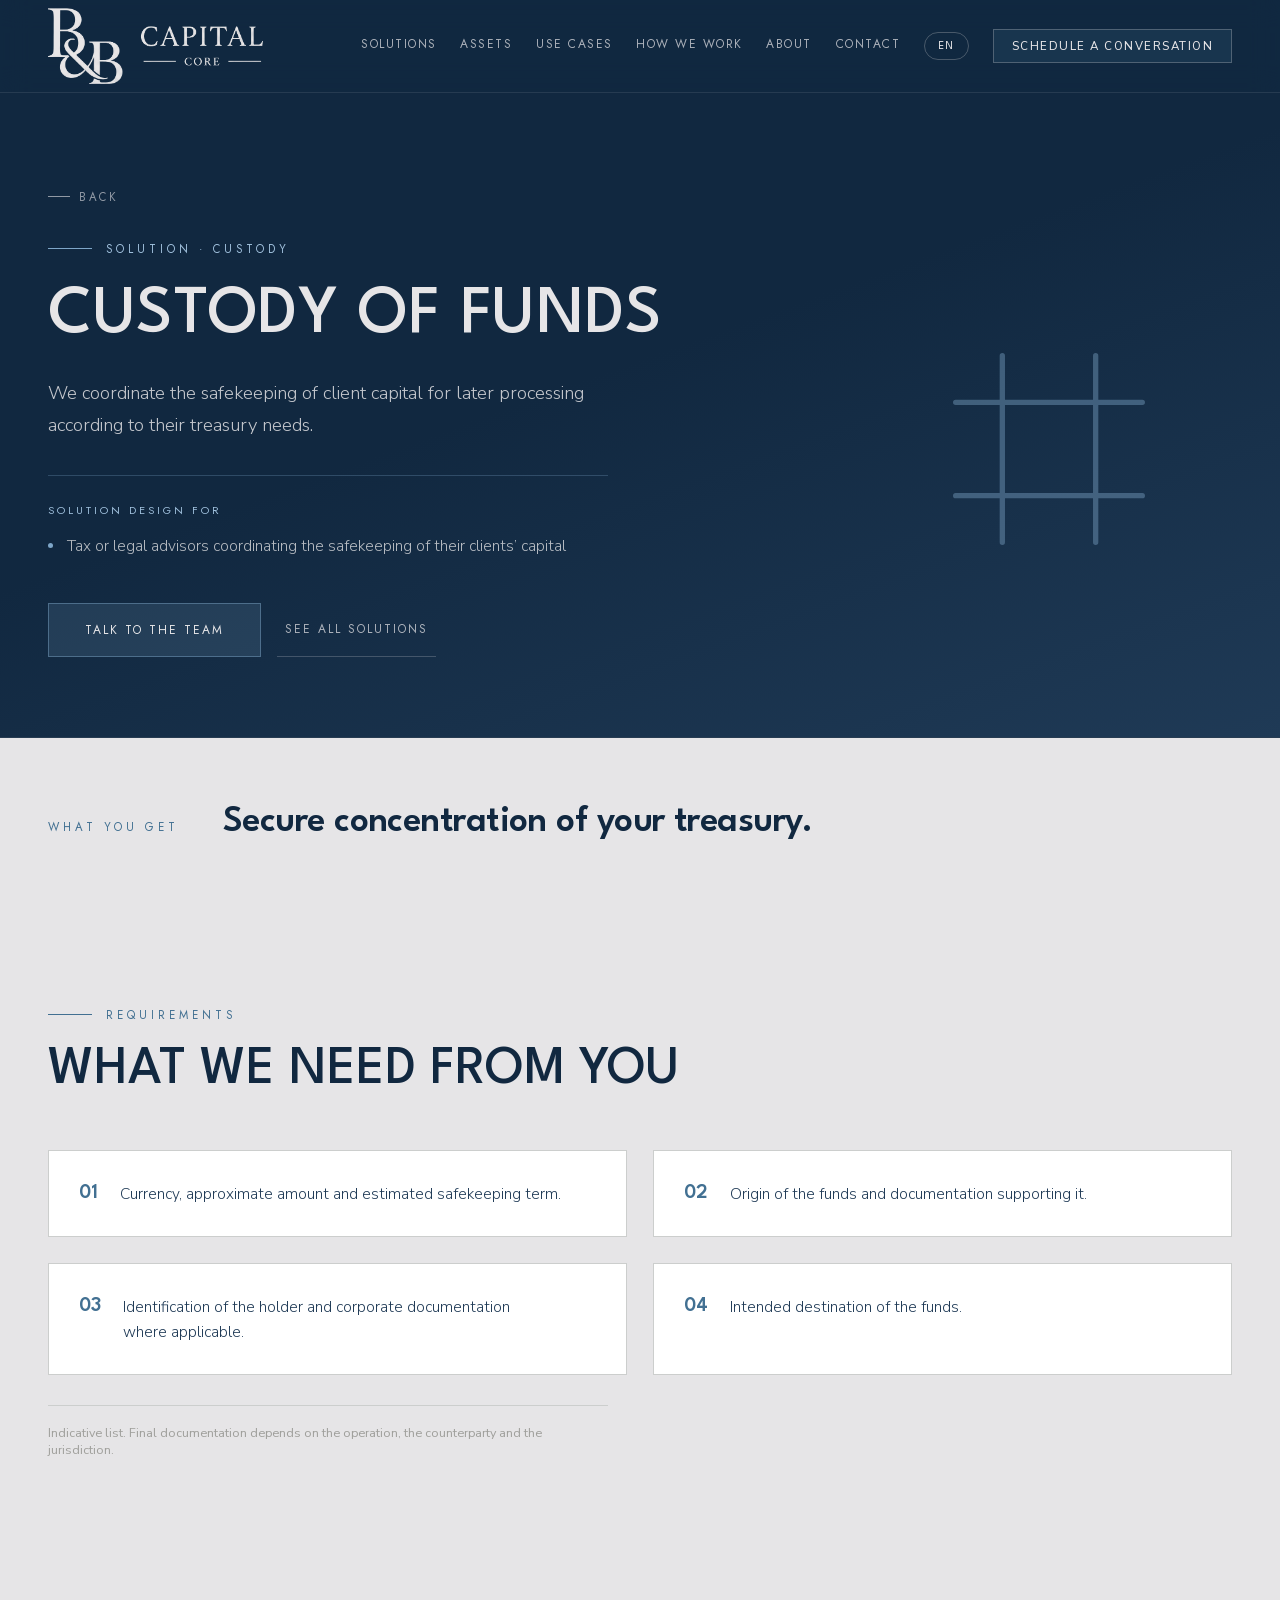
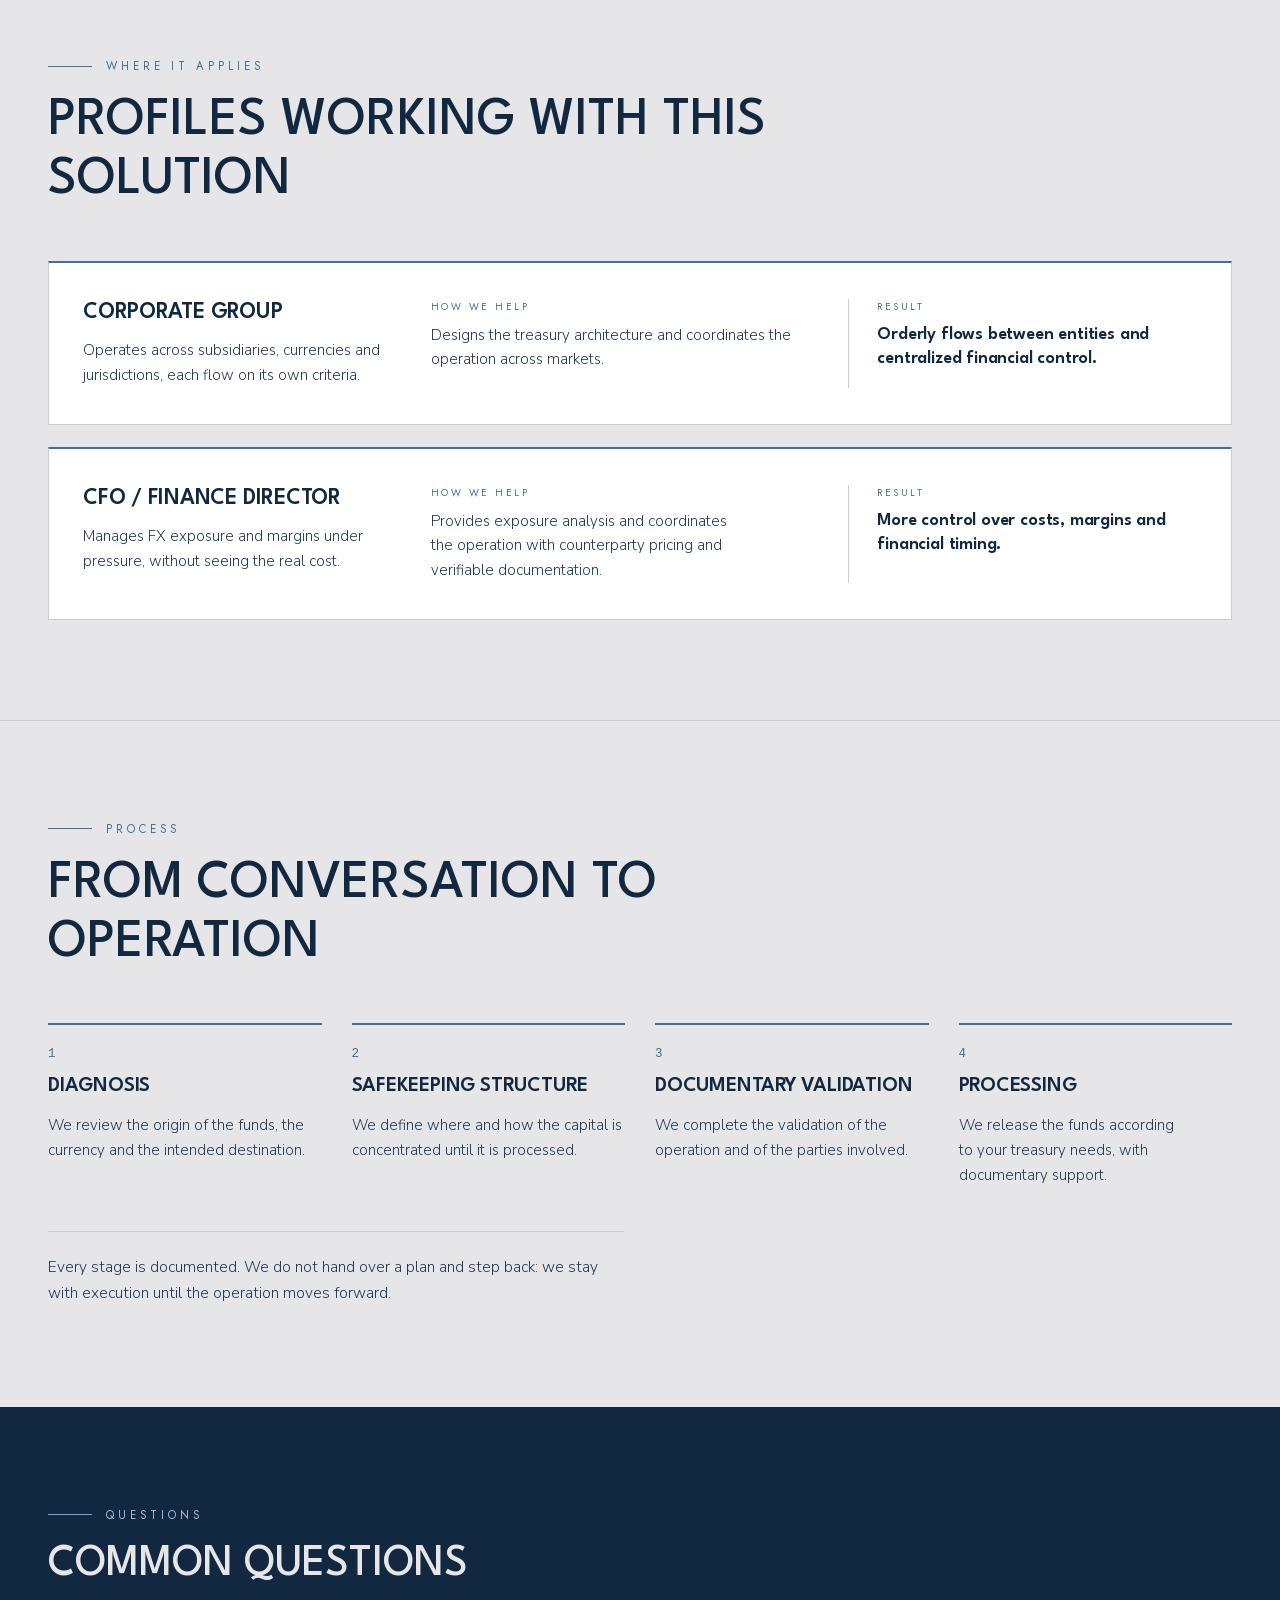
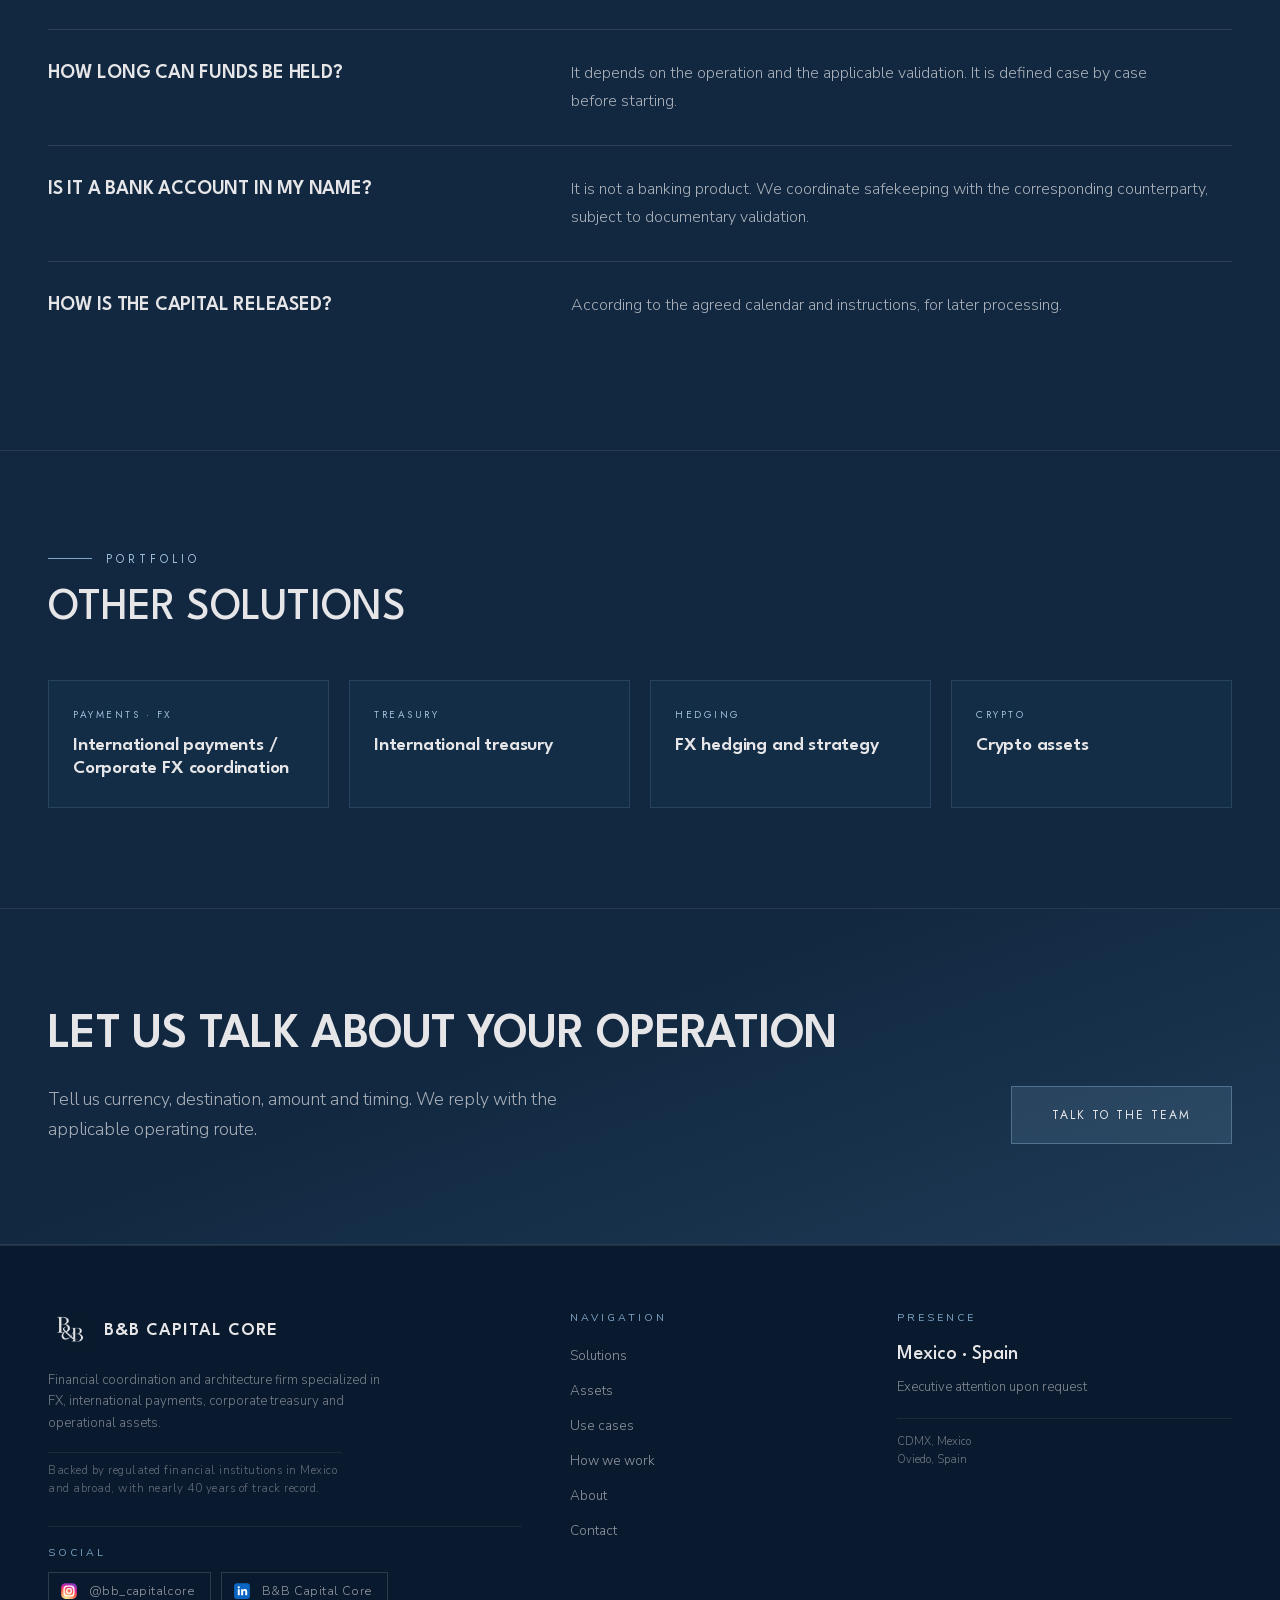
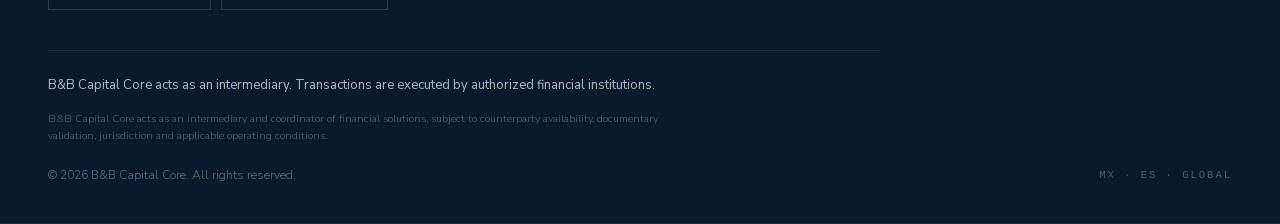
<file: en/solutions/custody-of-funds/index.html>
<!DOCTYPE html>
<html lang="en">
<head>
<meta charset="utf-8">
<meta name="viewport" content="width=device-width, initial-scale=1">
<!-- Google tag (gtag.js) -->
<script async src="https://www.googletagmanager.com/gtag/js?id=G-EKGG61CCGS"></script>
<script>
  window.dataLayer = window.dataLayer || [];
  function gtag(){dataLayer.push(arguments);}
  gtag('js', new Date());
  gtag('config', 'G-EKGG61CCGS');
</script>
<title>Custody of funds and capital safekeeping | B&amp;B Capital Core</title>
<meta name="description" content="We coordinate the safekeeping of capital for later processing according to your treasury needs.">
<link rel="canonical" href="https://bbcapitalcore.com/en/solutions/custody-of-funds/">
<link rel="alternate" hreflang="es" href="https://bbcapitalcore.com/soluciones/custodia-de-recursos/">
<link rel="alternate" hreflang="en" href="https://bbcapitalcore.com/en/solutions/custody-of-funds/">
<link rel="alternate" hreflang="x-default" href="https://bbcapitalcore.com/soluciones/custodia-de-recursos/">
<meta property="og:type" content="website">
<meta property="og:site_name" content="B&amp;B Capital Core">
<meta property="og:locale" content="en_US">
<meta property="og:title" content="Custody of funds and capital safekeeping | B&amp;B Capital Core">
<meta property="og:description" content="We coordinate the safekeeping of capital for later processing according to your treasury needs.">
<meta property="og:url" content="https://bbcapitalcore.com/en/solutions/custody-of-funds/">
<meta property="og:image" content="https://bbcapitalcore.com/assets/og-card.png">
<meta property="og:image:width" content="1200">
<meta property="og:image:height" content="630">
<meta property="og:image:alt" content="B&amp;B Capital Core">
<meta name="twitter:image" content="https://bbcapitalcore.com/assets/og-card.png">
<meta name="twitter:card" content="summary_large_image">
<meta name="robots" content="index,follow,max-image-preview:large">
<meta name="theme-color" content="#112840">
<link rel="icon" href="../../../assets/monograma-tinta.webp" type="image/webp">
<link rel="stylesheet" href="../../../fonts.css">
<link rel="stylesheet" href="../../../design.css">
<link rel="stylesheet" href="../../../hover.css">
<link rel="stylesheet" href="../../../static.css">
<script type="application/ld+json">{"@context":"https://schema.org","@type":"FinancialService","@id":"https://bbcapitalcore.com/#org","name":"B&B Capital Core","url":"https://bbcapitalcore.com/en/","description":"Financial coordination and architecture firm: international payments, corporate FX coordination, treasury and liquidity for companies operating across borders. Mexico and Spain.","email":"comunicacion@bbcapitalcore.com","sameAs":["https://www.linkedin.com/company/b-b-capital-core/","https://www.instagram.com/bb_capitalcore/"],"areaServed":["MX","ES"],"location":[{"@type":"Place","name":"CDMX, México","address":{"@type":"PostalAddress","addressLocality":"Ciudad de México","addressCountry":"MX"}},{"@type":"Place","name":"Oviedo, España","address":{"@type":"PostalAddress","addressLocality":"Oviedo","addressCountry":"ES"}}]}</script>
<script type="application/ld+json">{"@context":"https://schema.org","@type":"Service","name":"Custody of funds","description":"We coordinate the safekeeping of client capital for later processing according to their treasury needs.","serviceType":"Custody","provider":{"@id":"https://bbcapitalcore.com/#org"},"areaServed":["MX","ES"],"url":"https://bbcapitalcore.com/en/solutions/custody-of-funds/"}</script>
<script type="application/ld+json">{"@context":"https://schema.org","@type":"BreadcrumbList","itemListElement":[{"@type":"ListItem","position":1,"name":"Home","item":"https://bbcapitalcore.com/en/"},{"@type":"ListItem","position":2,"name":"Solutions","item":"https://bbcapitalcore.com/en/#soluciones"},{"@type":"ListItem","position":3,"name":"Custody of funds","item":"https://bbcapitalcore.com/en/solutions/custody-of-funds/"}]}</script>
<script type="application/ld+json">{"@context":"https://schema.org","@type":"FAQPage","mainEntity":[{"@type":"Question","name":"How long can funds be held?","acceptedAnswer":{"@type":"Answer","text":"It depends on the operation and the applicable validation. It is defined case by case before starting."}},{"@type":"Question","name":"Is it a bank account in my name?","acceptedAnswer":{"@type":"Answer","text":"It is not a banking product. We coordinate safekeeping with the corresponding counterparty, subject to documentary validation."}},{"@type":"Question","name":"How is the capital released?","acceptedAnswer":{"@type":"Answer","text":"According to the agreed calendar and instructions, for later processing."}}]}</script>
</head>
<body style="margin:0;background:#112840">

<div style="font-family:'Nunito Sans',sans-serif;color:#E6E5E7;background:#112840">

  <!-- NAV -->
  <header data-screen-label="Nav" class="bb-header" style="view-transition-name:bb-header;position:sticky;top:0;z-index:50;display:flex;align-items:center;justify-content:space-between;padding:8px 48px;background:rgba(17,40,64,0.88);backdrop-filter:blur(14px);border-bottom:1px solid rgba(230,229,231,0.10)">
    <a href="../../index.html#inicio" style="display:flex;align-items:center;gap:11px;text-decoration:none;color:#E6E5E7">
      
      <img src="../../../assets/logo-horizontal.webp" alt="B&amp;B Capital Core" class="bb-brandname" style="height:76px;width:auto;aspect-ratio:716/253;object-fit:contain;display:block">
    </a>
    <nav class="bb-nav" style="display:flex;align-items:center;gap:clamp(13px,1.85vw,30px)">
      <a class="bbs1eupixv" href="../../index.html#soluciones" data-navlink="soluciones" style="color:rgba(230,229,231,0.72);text-decoration:none;font-family:'Jost',sans-serif;font-size:12px;letter-spacing:1.5px;text-transform:uppercase;white-space:nowrap;border-bottom:1px solid transparent;padding-bottom:3px;transition:color 0.2s ease,border-color 0.2s ease">Solutions</a>
      <a class="bbs1eupixv" href="../../index.html#divisas" data-navlink="divisas" style="color:rgba(230,229,231,0.72);text-decoration:none;font-family:'Jost',sans-serif;font-size:12px;letter-spacing:1.5px;text-transform:uppercase;white-space:nowrap;border-bottom:1px solid transparent;padding-bottom:3px;transition:color 0.2s ease,border-color 0.2s ease">Assets</a>
      <a class="bbs1eupixv" href="../../index.html#casos" data-navlink="casos" style="color:rgba(230,229,231,0.72);text-decoration:none;font-family:'Jost',sans-serif;font-size:12px;letter-spacing:1.5px;text-transform:uppercase;white-space:nowrap;border-bottom:1px solid transparent;padding-bottom:3px;transition:color 0.2s ease,border-color 0.2s ease">Use cases</a>
      <a class="bbs1eupixv" href="../../index.html#proceso" data-navlink="proceso" style="color:rgba(230,229,231,0.72);text-decoration:none;font-family:'Jost',sans-serif;font-size:12px;letter-spacing:1.5px;text-transform:uppercase;white-space:nowrap;border-bottom:1px solid transparent;padding-bottom:3px;transition:color 0.2s ease,border-color 0.2s ease">How we work</a>
      <a class="bbs1eupixv" href="../../index.html#confianza" data-navlink="confianza" style="color:rgba(230,229,231,0.72);text-decoration:none;font-family:'Jost',sans-serif;font-size:12px;letter-spacing:1.5px;text-transform:uppercase;white-space:nowrap;border-bottom:1px solid transparent;padding-bottom:3px;transition:color 0.2s ease,border-color 0.2s ease">About</a>
      <a class="bbs1eupixv" href="../../index.html#contacto" data-navlink="contacto" style="color:rgba(230,229,231,0.72);text-decoration:none;font-family:'Jost',sans-serif;font-size:12px;letter-spacing:1.5px;text-transform:uppercase;white-space:nowrap;border-bottom:1px solid transparent;padding-bottom:3px;transition:color 0.2s ease,border-color 0.2s ease">Contact</a>
      <button class="bbs8rjwir" aria-label="Cambiar idioma" style="background:none;border:1px solid rgba(204,206,205,0.3);border-radius:999px;color:#E6E5E7;padding:8px 13px;font-family:'League Spartan',sans-serif;font-size:11px;letter-spacing:1.5px;cursor:pointer;transition:all 0.2s ease" data-lang-swap="../../../soluciones/custodia-de-recursos/index.html">EN</button>
      <a class="bbs1rt44n0" href="../../index.html#contacto" style="background:rgba(66,112,146,0.18);color:#E6E5E7;text-decoration:none;padding:8px 18px;font-size:11.5px;letter-spacing:1.5px;text-transform:uppercase;font-weight:500;border:1px solid rgba(204,206,205,0.3);transition:all 0.2s ease">Schedule a conversation</a>
    </nav>
    <button id="bb-burger" class="bb-burger" type="button" aria-label="Abrir menú" aria-expanded="false"><span></span><span></span><span></span></button>
    <div id="bb-prog"></div>
  </header>

  <div id="bb-mpanel" class="bb-mpanel">
      <a href="../../index.html#soluciones">Solutions</a>
      <a href="../../index.html#divisas">Assets</a>
      <a href="../../index.html#casos">Use cases</a>
      <a href="../../index.html#proceso">How we work</a>
      <a href="../../index.html#confianza">About</a>
      <a href="../../index.html#contacto">Contact</a>
      <div class="bb-mpanel-foot">
        <a href="../../index.html#contacto" style="display:inline-flex;align-items:center;justify-content:center;gap:12px;background:linear-gradient(120deg,#1F3A56,#427092);color:#FFFFFF;text-decoration:none;padding:17px 30px;font-size:12px;letter-spacing:2.5px;text-transform:uppercase;font-weight:500;border:1px solid rgba(204,206,205,0.34);font-family:'League Spartan',sans-serif;opacity:1;transform:none;border-bottom:1px solid rgba(204,206,205,0.34)">Schedule a conversation</a>
        <span style="font-size:9px;letter-spacing:3.4px;text-transform:uppercase;color:rgba(230,229,231,0.4)">B&amp;B Capital Core · Financial Firm</span>
      </div>
  </div>

  

  <template id="__bundler_thumbnail" data-bg-color="#112840">
    <svg viewBox="0 0 1200 800" xmlns="http://www.w3.org/2000/svg">
      <rect width="1200" height="800" fill="#112840"></rect>
      <text x="600" y="430" text-anchor="middle" font-family="Georgia,serif" font-size="200" font-weight="600" fill="#E6E5E7" letter-spacing="8">B&amp;B</text>
      <rect x="440" y="500" width="320" height="2" fill="#7EA6C8"></rect>
      <text x="600" y="566" text-anchor="middle" font-family="Georgia,serif" font-size="44" fill="#9FBFDB" letter-spacing="14">CAPITAL CORE</text>
    </svg>
  </template>

  
  <!-- VISTA DE SERVICIO -->
  <section data-screen-label="Servicio · Hero" style="position:relative;overflow:hidden;border-bottom:1px solid rgba(230,229,231,0.10);background:linear-gradient(160deg,#112840 45%,#1F3A56)">
    <div class="bb-shell" style="max-width:1280px;margin:0 auto;padding:88px 48px 80px">
      <a class="bbs1q2c8zf" href="../../index.html#soluciones" style="display:inline-flex;align-items:center;gap:9px;color:rgba(230,229,231,0.6);text-decoration:none;font-family:'Jost',sans-serif;font-size:11.5px;letter-spacing:2.5px;text-transform:uppercase;margin-bottom:36px;transition:color .2s ease">
        <span aria-hidden="true" style="display:block;width:22px;height:1px;background:currentColor"></span>Back
      </a>
      <div class="bb-svc-hero" style="display:grid;grid-template-columns:minmax(0,1.35fr) minmax(0,0.65fr);gap:56px;align-items:center">
        <div style="min-width:0">
          <div style="display:flex;align-items:center;gap:14px;margin-bottom:22px">
            <span aria-hidden="true" style="display:block;width:44px;height:1px;background:#7EA6C8"></span>
            <span style="font-family:'Jost',sans-serif;font-size:11.5px;letter-spacing:4px;text-transform:uppercase;color:#9FBFDB;white-space:nowrap">Solution · Custody</span>
          </div>
          <h1 style="font-family:'League Spartan',sans-serif;font-weight:500;letter-spacing:0.01em;font-size:clamp(38px,5.4vw,80px);line-height:1.06;margin:0 0 26px;max-width:20ch;text-wrap:pretty">Custody of funds</h1>
          <p style="font-size:18.5px;font-weight:300;line-height:1.72;color:rgba(230,229,231,0.84);margin:0;max-width:52ch;text-wrap:pretty">We coordinate the safekeeping of client capital for later processing according to their treasury needs.</p>
          
            <div style="margin-top:34px;padding-top:26px;border-top:1px solid rgba(126,166,200,0.28);display:flex;flex-direction:column;gap:15px;max-width:56ch">
              <span style="font-family:'Jost',sans-serif;font-size:11px;letter-spacing:3px;text-transform:uppercase;color:#9FBFDB">Solution design for</span>
              
                <div style="display:flex;gap:14px;align-items:flex-start">
                  <span aria-hidden="true" style="flex:none;width:5px;height:5px;margin-top:10px;background:#7EA6C8;border-radius:50%"></span>
                  <span style="font-size:15.5px;font-weight:300;line-height:1.62;color:rgba(230,229,231,0.78);text-wrap:pretty">Tax or legal advisors coordinating the safekeeping of their clients’ capital</span>
                </div>
              
            </div>
          
          <div style="display:flex;flex-wrap:wrap;gap:16px;margin-top:44px">
            <a class="bbs4msfry" href="../../index.html#contacto" style="display:inline-flex;align-items:center;gap:12px;background:rgba(126,166,200,0.16);color:#E6E5E7;text-decoration:none;padding:17px 36px;font-family:'Jost',sans-serif;font-size:12px;letter-spacing:2px;text-transform:uppercase;border:1px solid rgba(126,166,200,0.45);white-space:nowrap;transition:background .2s ease,border-color .2s ease,color .2s ease">Talk to the team</a>
            <a class="bbs191iaar" href="../../index.html#soluciones" style="display:inline-flex;align-items:center;gap:12px;color:rgba(230,229,231,0.72);text-decoration:none;padding:17px 8px;font-family:'Jost',sans-serif;font-size:12px;letter-spacing:2px;text-transform:uppercase;border-bottom:1px solid rgba(230,229,231,0.22);white-space:nowrap;transition:color .2s ease,border-color .2s ease">See all solutions</a>
          </div>
        </div>
        <div class="bb-svc-icon" aria-hidden="true" style="display:flex;justify-content:center;align-items:center;min-width:0">
          <svg viewBox="8 8 18 18" style="width:100%;max-width:280px;height:auto;fill:none;stroke:#7EA6C8;stroke-width:0.34;stroke-linecap:round;stroke-linejoin:round;opacity:0.42">
            <path d="M 11 14 h 12 M 11 20 h 12 M 14 11 v 12 M 20 11 v 12"></path>
          </svg>
        </div>
      </div>
    </div>
  </section>

  <section data-screen-label="Servicio · Beneficio" style="background:#E6E5E7;color:#112840">
    <div class="bb-shell" style="max-width:1280px;margin:0 auto;padding:62px 48px;display:flex;align-items:baseline;gap:44px;flex-wrap:wrap">
      <span style="font-family:'Jost',sans-serif;font-size:11.5px;letter-spacing:4px;text-transform:uppercase;color:#427092;white-space:nowrap">What you get</span>
      <p style="font-family:'League Spartan',sans-serif;font-weight:600;letter-spacing:-0.015em;font-size:clamp(22px,2.9vw,42px);line-height:1.22;margin:0;color:#112840;flex:1 1 420px;text-wrap:pretty">Secure concentration of your treasury.</p>
    </div>
  </section>

  
  <section data-screen-label="Servicio · Requisitos" style="background:#E6E5E7;color:#112840">
    <div class="bb-shell" style="max-width:1280px;margin:0 auto;padding:100px 48px">
      <div style="display:flex;align-items:center;gap:14px;margin-bottom:18px">
        <span aria-hidden="true" style="display:block;width:44px;height:1px;background:#427092"></span>
        <span style="font-family:'Jost',sans-serif;font-size:11.5px;letter-spacing:4px;text-transform:uppercase;color:#427092;white-space:nowrap">Requirements</span>
      </div>
      <h2 style="font-family:'League Spartan',sans-serif;font-weight:500;font-size:clamp(32px,4.2vw,54px);line-height:1.1;margin:0 0 50px;max-width:22ch;color:#112840">What we need from you</h2>
      <div style="display:grid;grid-template-columns:repeat(2,minmax(0,1fr));gap:26px">
        
          <div style="display:flex;gap:22px;align-items:flex-start;padding:30px 30px;background:#FFFFFF;border:1px solid #CCCECD;min-width:0">
            <span style="font-family:'League Spartan',sans-serif;font-weight:600;font-size:20px;color:#427092;flex:none;line-height:1.2">01</span>
            <span style="font-size:15.5px;font-weight:300;line-height:1.62;color:#1F3A56;text-wrap:pretty">Currency, approximate amount and estimated safekeeping term.</span>
          </div>
        
          <div style="display:flex;gap:22px;align-items:flex-start;padding:30px 30px;background:#FFFFFF;border:1px solid #CCCECD;min-width:0">
            <span style="font-family:'League Spartan',sans-serif;font-weight:600;font-size:20px;color:#427092;flex:none;line-height:1.2">02</span>
            <span style="font-size:15.5px;font-weight:300;line-height:1.62;color:#1F3A56;text-wrap:pretty">Origin of the funds and documentation supporting it.</span>
          </div>
        
          <div style="display:flex;gap:22px;align-items:flex-start;padding:30px 30px;background:#FFFFFF;border:1px solid #CCCECD;min-width:0">
            <span style="font-family:'League Spartan',sans-serif;font-weight:600;font-size:20px;color:#427092;flex:none;line-height:1.2">03</span>
            <span style="font-size:15.5px;font-weight:300;line-height:1.62;color:#1F3A56;text-wrap:pretty">Identification of the holder and corporate documentation where applicable.</span>
          </div>
        
          <div style="display:flex;gap:22px;align-items:flex-start;padding:30px 30px;background:#FFFFFF;border:1px solid #CCCECD;min-width:0">
            <span style="font-family:'League Spartan',sans-serif;font-weight:600;font-size:20px;color:#427092;flex:none;line-height:1.2">04</span>
            <span style="font-size:15.5px;font-weight:300;line-height:1.62;color:#1F3A56;text-wrap:pretty">Intended destination of the funds.</span>
          </div>
        
      </div>
      <p style="font-size:12.5px;color:#9F9F9B;margin:30px 0 0;padding-top:18px;border-top:1px solid #CCCECD;max-width:70ch">Indicative list. Final documentation depends on the operation, the counterparty and the jurisdiction.</p>
    </div>
  </section>
  

  
  <section data-screen-label="Servicio · Casos" style="background:#E6E5E7;color:#112840">
    <div class="bb-shell" style="max-width:1280px;margin:0 auto;padding:100px 48px">
      <div style="display:flex;align-items:center;gap:14px;margin-bottom:18px">
        <span aria-hidden="true" style="display:block;width:44px;height:1px;background:#427092"></span>
        <span style="font-family:'Jost',sans-serif;font-size:11.5px;letter-spacing:4px;text-transform:uppercase;color:#427092;white-space:nowrap">Where it applies</span>
      </div>
      <h2 style="font-family:'League Spartan',sans-serif;font-weight:500;font-size:clamp(32px,4.2vw,54px);line-height:1.1;margin:0 0 50px;max-width:24ch;color:#112840">Profiles working with this solution</h2>
      <div style="display:flex;flex-direction:column;gap:22px">
        
          <div class="bb-svc-case" style="display:grid;grid-template-columns:minmax(0,0.9fr) minmax(0,1.1fr) minmax(0,1fr);gap:34px;padding:36px 34px;background:#FFFFFF;border:1px solid #CCCECD;border-top:2px solid #427092">
            <div style="display:flex;flex-direction:column;gap:12px;min-width:0">
              <h3 style="font-family:'League Spartan',sans-serif;font-weight:600;font-size:23px;letter-spacing:-0.01em;line-height:1.2;margin:0;color:#112840">Corporate group</h3>
              <p style="font-size:15px;font-weight:300;line-height:1.65;color:#1F3A56;margin:0;text-wrap:pretty">Operates across subsidiaries, currencies and jurisdictions, each flow on its own criteria.</p>
            </div>
            <div style="display:flex;flex-direction:column;gap:9px;min-width:0">
              <span style="font-family:'Jost',sans-serif;font-size:10px;letter-spacing:2.5px;text-transform:uppercase;color:#427092">How we help</span>
              <p style="font-size:15px;font-weight:300;line-height:1.65;color:#1F3A56;margin:0;text-wrap:pretty">Designs the treasury architecture and coordinates the operation across markets.</p>
            </div>
            <div style="display:flex;flex-direction:column;gap:9px;min-width:0;padding-left:28px;border-left:1px solid #CCCECD">
              <span style="font-family:'Jost',sans-serif;font-size:10px;letter-spacing:2.5px;text-transform:uppercase;color:#427092">Result</span>
              <p style="font-family:'League Spartan',sans-serif;font-weight:600;font-size:18px;line-height:1.35;letter-spacing:-0.01em;color:#112840;margin:0;text-wrap:pretty">Orderly flows between entities and centralized financial control.</p>
            </div>
          </div>
        
          <div class="bb-svc-case" style="display:grid;grid-template-columns:minmax(0,0.9fr) minmax(0,1.1fr) minmax(0,1fr);gap:34px;padding:36px 34px;background:#FFFFFF;border:1px solid #CCCECD;border-top:2px solid #427092">
            <div style="display:flex;flex-direction:column;gap:12px;min-width:0">
              <h3 style="font-family:'League Spartan',sans-serif;font-weight:600;font-size:23px;letter-spacing:-0.01em;line-height:1.2;margin:0;color:#112840">CFO / Finance director</h3>
              <p style="font-size:15px;font-weight:300;line-height:1.65;color:#1F3A56;margin:0;text-wrap:pretty">Manages FX exposure and margins under pressure, without seeing the real cost.</p>
            </div>
            <div style="display:flex;flex-direction:column;gap:9px;min-width:0">
              <span style="font-family:'Jost',sans-serif;font-size:10px;letter-spacing:2.5px;text-transform:uppercase;color:#427092">How we help</span>
              <p style="font-size:15px;font-weight:300;line-height:1.65;color:#1F3A56;margin:0;text-wrap:pretty">Provides exposure analysis and coordinates the operation with counterparty pricing and verifiable documentation.</p>
            </div>
            <div style="display:flex;flex-direction:column;gap:9px;min-width:0;padding-left:28px;border-left:1px solid #CCCECD">
              <span style="font-family:'Jost',sans-serif;font-size:10px;letter-spacing:2.5px;text-transform:uppercase;color:#427092">Result</span>
              <p style="font-family:'League Spartan',sans-serif;font-weight:600;font-size:18px;line-height:1.35;letter-spacing:-0.01em;color:#112840;margin:0;text-wrap:pretty">More control over costs, margins and financial timing.</p>
            </div>
          </div>
        
      </div>
    </div>
  </section>
  

  
  <section data-screen-label="Servicio · Proceso" style="background:#E6E5E7;color:#112840;border-top:1px solid #CCCECD">
    <div class="bb-shell" style="max-width:1280px;margin:0 auto;padding:100px 48px">
      <div style="display:flex;align-items:center;gap:14px;margin-bottom:18px">
        <span aria-hidden="true" style="display:block;width:44px;height:1px;background:#427092"></span>
        <span style="font-family:'Jost',sans-serif;font-size:11.5px;letter-spacing:4px;text-transform:uppercase;color:#427092;white-space:nowrap">Process</span>
      </div>
      <h2 style="font-family:'League Spartan',sans-serif;font-weight:500;font-size:clamp(32px,4.2vw,54px);line-height:1.1;margin:0 0 50px;max-width:24ch;color:#112840">From conversation to operation</h2>
      <div class="bb-svc-proc" style="display:grid;grid-template-columns:repeat(4,minmax(0,1fr));gap:30px">
        
          <div style="display:flex;flex-direction:column;gap:13px;min-width:0;padding-top:22px;border-top:2px solid #427092">
            <span style="font-family:ui-monospace,monospace;font-size:12.5px;letter-spacing:2px;color:#427092">1</span>
            <h3 style="font-family:'League Spartan',sans-serif;font-weight:600;font-size:21px;letter-spacing:-0.01em;line-height:1.22;margin:0;color:#112840;text-wrap:pretty">Diagnosis</h3>
            <p style="font-size:15px;font-weight:300;line-height:1.66;color:#1F3A56;margin:0;text-wrap:pretty">We review the origin of the funds, the currency and the intended destination.</p>
          </div>
        
          <div style="display:flex;flex-direction:column;gap:13px;min-width:0;padding-top:22px;border-top:2px solid #427092">
            <span style="font-family:ui-monospace,monospace;font-size:12.5px;letter-spacing:2px;color:#427092">2</span>
            <h3 style="font-family:'League Spartan',sans-serif;font-weight:600;font-size:21px;letter-spacing:-0.01em;line-height:1.22;margin:0;color:#112840;text-wrap:pretty">Safekeeping structure</h3>
            <p style="font-size:15px;font-weight:300;line-height:1.66;color:#1F3A56;margin:0;text-wrap:pretty">We define where and how the capital is concentrated until it is processed.</p>
          </div>
        
          <div style="display:flex;flex-direction:column;gap:13px;min-width:0;padding-top:22px;border-top:2px solid #427092">
            <span style="font-family:ui-monospace,monospace;font-size:12.5px;letter-spacing:2px;color:#427092">3</span>
            <h3 style="font-family:'League Spartan',sans-serif;font-weight:600;font-size:21px;letter-spacing:-0.01em;line-height:1.22;margin:0;color:#112840;text-wrap:pretty">Documentary validation</h3>
            <p style="font-size:15px;font-weight:300;line-height:1.66;color:#1F3A56;margin:0;text-wrap:pretty">We complete the validation of the operation and of the parties involved.</p>
          </div>
        
          <div style="display:flex;flex-direction:column;gap:13px;min-width:0;padding-top:22px;border-top:2px solid #427092">
            <span style="font-family:ui-monospace,monospace;font-size:12.5px;letter-spacing:2px;color:#427092">4</span>
            <h3 style="font-family:'League Spartan',sans-serif;font-weight:600;font-size:21px;letter-spacing:-0.01em;line-height:1.22;margin:0;color:#112840;text-wrap:pretty">Processing</h3>
            <p style="font-size:15px;font-weight:300;line-height:1.66;color:#1F3A56;margin:0;text-wrap:pretty">We release the funds according to your treasury needs, with documentary support.</p>
          </div>
        
      </div>
      <p style="font-size:15.5px;font-weight:300;line-height:1.68;color:#1F3A56;margin:44px 0 0;padding-top:22px;border-top:1px solid #CCCECD;max-width:64ch;text-wrap:pretty">Every stage is documented. We do not hand over a plan and step back: we stay with execution until the operation moves forward.</p>
    </div>
  </section>
  

  
  <section data-screen-label="Servicio · Dudas" style="border-bottom:1px solid rgba(230,229,231,0.10)">
    <div class="bb-shell" style="max-width:1280px;margin:0 auto;padding:100px 48px">
      <div style="display:flex;align-items:center;gap:14px;margin-bottom:18px">
        <span aria-hidden="true" style="display:block;width:44px;height:1px;background:#7EA6C8"></span>
        <span style="font-family:'Jost',sans-serif;font-size:11.5px;letter-spacing:4px;text-transform:uppercase;color:#9FBFDB;white-space:nowrap">Questions</span>
      </div>
      <h2 style="font-family:'League Spartan',sans-serif;font-weight:500;font-size:clamp(28px,3.4vw,46px);line-height:1.12;margin:0 0 40px">Common questions</h2>
      <div style="display:flex;flex-direction:column">
        
          <div class="bb-svc-faq" style="display:grid;grid-template-columns:minmax(0,0.85fr) minmax(0,1.15fr);gap:34px;padding:30px 0;border-top:1px solid rgba(230,229,231,0.12)">
            <h3 style="font-family:'League Spartan',sans-serif;font-weight:600;font-size:20px;letter-spacing:-0.01em;line-height:1.3;margin:0;color:#E6E5E7;text-wrap:pretty">How long can funds be held?</h3>
            <p style="font-size:16px;font-weight:300;line-height:1.72;color:rgba(230,229,231,0.72);margin:0;text-wrap:pretty">It depends on the operation and the applicable validation. It is defined case by case before starting.</p>
          </div>
        
          <div class="bb-svc-faq" style="display:grid;grid-template-columns:minmax(0,0.85fr) minmax(0,1.15fr);gap:34px;padding:30px 0;border-top:1px solid rgba(230,229,231,0.12)">
            <h3 style="font-family:'League Spartan',sans-serif;font-weight:600;font-size:20px;letter-spacing:-0.01em;line-height:1.3;margin:0;color:#E6E5E7;text-wrap:pretty">Is it a bank account in my name?</h3>
            <p style="font-size:16px;font-weight:300;line-height:1.72;color:rgba(230,229,231,0.72);margin:0;text-wrap:pretty">It is not a banking product. We coordinate safekeeping with the corresponding counterparty, subject to documentary validation.</p>
          </div>
        
          <div class="bb-svc-faq" style="display:grid;grid-template-columns:minmax(0,0.85fr) minmax(0,1.15fr);gap:34px;padding:30px 0;border-top:1px solid rgba(230,229,231,0.12)">
            <h3 style="font-family:'League Spartan',sans-serif;font-weight:600;font-size:20px;letter-spacing:-0.01em;line-height:1.3;margin:0;color:#E6E5E7;text-wrap:pretty">How is the capital released?</h3>
            <p style="font-size:16px;font-weight:300;line-height:1.72;color:rgba(230,229,231,0.72);margin:0;text-wrap:pretty">According to the agreed calendar and instructions, for later processing.</p>
          </div>
        
      </div>
    </div>
  </section>
  

  <section data-screen-label="Servicio · Portafolio" style="border-bottom:1px solid rgba(230,229,231,0.10)">
    <div class="bb-shell" style="max-width:1280px;margin:0 auto;padding:100px 48px">
      <div style="display:flex;align-items:center;gap:14px;margin-bottom:18px">
        <span aria-hidden="true" style="display:block;width:44px;height:1px;background:#7EA6C8"></span>
        <span style="font-family:'Jost',sans-serif;font-size:11.5px;letter-spacing:4px;text-transform:uppercase;color:#9FBFDB;white-space:nowrap">Portfolio</span>
      </div>
      <h2 style="font-family:'League Spartan',sans-serif;font-weight:500;font-size:clamp(28px,3.4vw,46px);line-height:1.12;margin:0 0 46px">Other solutions</h2>
      <div class="bb-svc-4" style="display:grid;grid-template-columns:repeat(4,minmax(0,1fr));gap:20px">
        
          <a class="bbsijrczq" href="../international-payments-fx/index.html" style="display:flex;flex-direction:column;gap:12px;padding:26px 24px;background:rgba(31,58,86,0.28);border:1px solid rgba(126,166,200,0.18);text-decoration:none;color:#E6E5E7;min-width:0;transition:background .22s ease,border-color .22s ease,transform .26s cubic-bezier(.2,.7,.2,1)">
            <span style="font-family:'Jost',sans-serif;font-size:10px;letter-spacing:2.5px;text-transform:uppercase;color:#9FBFDB">Payments · FX</span>
            <span style="font-family:'League Spartan',sans-serif;font-weight:600;font-size:19px;letter-spacing:-0.01em;line-height:1.25;text-wrap:pretty">International payments / Corporate FX coordination</span>
          </a>
        
          <a class="bbsijrczq" href="../international-treasury/index.html" style="display:flex;flex-direction:column;gap:12px;padding:26px 24px;background:rgba(31,58,86,0.28);border:1px solid rgba(126,166,200,0.18);text-decoration:none;color:#E6E5E7;min-width:0;transition:background .22s ease,border-color .22s ease,transform .26s cubic-bezier(.2,.7,.2,1)">
            <span style="font-family:'Jost',sans-serif;font-size:10px;letter-spacing:2.5px;text-transform:uppercase;color:#9FBFDB">Treasury</span>
            <span style="font-family:'League Spartan',sans-serif;font-weight:600;font-size:19px;letter-spacing:-0.01em;line-height:1.25;text-wrap:pretty">International treasury</span>
          </a>
        
          <a class="bbsijrczq" href="../fx-hedging-strategy/index.html" style="display:flex;flex-direction:column;gap:12px;padding:26px 24px;background:rgba(31,58,86,0.28);border:1px solid rgba(126,166,200,0.18);text-decoration:none;color:#E6E5E7;min-width:0;transition:background .22s ease,border-color .22s ease,transform .26s cubic-bezier(.2,.7,.2,1)">
            <span style="font-family:'Jost',sans-serif;font-size:10px;letter-spacing:2.5px;text-transform:uppercase;color:#9FBFDB">Hedging</span>
            <span style="font-family:'League Spartan',sans-serif;font-weight:600;font-size:19px;letter-spacing:-0.01em;line-height:1.25;text-wrap:pretty">FX hedging and strategy</span>
          </a>
        
          <a class="bbsijrczq" href="../crypto-assets/index.html" style="display:flex;flex-direction:column;gap:12px;padding:26px 24px;background:rgba(31,58,86,0.28);border:1px solid rgba(126,166,200,0.18);text-decoration:none;color:#E6E5E7;min-width:0;transition:background .22s ease,border-color .22s ease,transform .26s cubic-bezier(.2,.7,.2,1)">
            <span style="font-family:'Jost',sans-serif;font-size:10px;letter-spacing:2.5px;text-transform:uppercase;color:#9FBFDB">Crypto</span>
            <span style="font-family:'League Spartan',sans-serif;font-weight:600;font-size:19px;letter-spacing:-0.01em;line-height:1.25;text-wrap:pretty">Crypto assets</span>
          </a>
        
      </div>
    </div>
  </section>

  <section data-screen-label="Servicio · Cierre" style="background:linear-gradient(160deg,#112840 40%,#1F3A56);border-bottom:1px solid rgba(230,229,231,0.10)">
    <div class="bb-shell" style="max-width:1280px;margin:0 auto;padding:100px 48px;display:flex;align-items:flex-end;justify-content:space-between;gap:48px;flex-wrap:wrap">
      <div style="flex:1 1 460px;min-width:0">
        <h2 style="font-family:'League Spartan',sans-serif;font-weight:600;letter-spacing:-0.015em;font-size:clamp(28px,3.8vw,50px);line-height:1.12;margin:0 0 20px">Let us talk about your operation</h2>
        <p style="font-size:17.5px;font-weight:300;line-height:1.72;color:rgba(230,229,231,0.72);margin:0;max-width:48ch;text-wrap:pretty">Tell us currency, destination, amount and timing. We reply with the applicable operating route.</p>
      </div>
      <a class="bbs4msfry" href="../../index.html#contacto" style="display:inline-flex;align-items:center;gap:12px;background:rgba(126,166,200,0.16);color:#E6E5E7;text-decoration:none;padding:19px 40px;font-family:'Jost',sans-serif;font-size:12px;letter-spacing:2px;text-transform:uppercase;border:1px solid rgba(126,166,200,0.45);flex:none;white-space:nowrap;transition:background .2s ease,border-color .2s ease,color .2s ease">Talk to the team</a>
    </div>
  </section>
  

  <!-- FOOTER -->
  <footer data-screen-label="Footer" style="background:#0A1A2E;border-top:1px solid rgba(230,229,231,0.10)">
    <div style="max-width:1280px;margin:0 auto;padding:64px 48px 40px;display:grid;grid-template-columns:1.7fr 1fr 1.2fr;gap:48px">
      <!-- Col 1 · Marca -->
      <div aria-hidden="true" style="position:absolute;left:-9999px;top:0;width:1px;height:1px;overflow:hidden;opacity:0;pointer-events:none">
        <img id="bb-logo-off" src="../../../assets/monograma-claro.webp" alt="">
        <img id="bb-logo-ink" src="../../../assets/monograma-tinta.webp" alt="">
      </div>
      <div style="display:flex;flex-direction:column;gap:18px">
        <div style="display:flex;align-items:center;gap:14px">
          <img src="../../../assets/monograma-claro.webp" alt="Monograma B&amp;B" style="width:42px;height:42px;object-fit:contain">
          <span style="display:flex;flex-direction:column;gap:2px;line-height:1.2"><span style="font-family:'League Spartan',sans-serif;font-size:18px;letter-spacing:1px;font-weight:600">B&amp;B CAPITAL CORE</span></span>
        </div>
        <span style="font-size:13px;font-weight:300;color:rgba(230,229,231,0.5);max-width:42ch;line-height:1.65">Financial coordination and architecture firm specialized in FX, international payments, corporate treasury and operational assets.</span>
        <span style="font-size:11.5px;font-weight:300;letter-spacing:0.5px;color:rgba(230,229,231,0.4);max-width:42ch;line-height:1.6;padding-top:8px;border-top:1px solid rgba(230,229,231,0.08)">Backed by regulated financial institutions in Mexico and abroad, with nearly 40 years of track record.</span>
        <div style="display:flex;flex-direction:column;gap:12px;margin-top:10px;padding-top:18px;border-top:1px solid rgba(230,229,231,0.08)">
          <span style="font-size:10.5px;letter-spacing:3px;text-transform:uppercase;color:#7EA6C8">Social</span>
          <div style="display:flex;gap:10px;flex-wrap:wrap">
            <a class="bbs1i5slis" href="https://www.instagram.com/bb_capitalcore?igsh=OThrcmdvN3F4MjF2" target="_blank" rel="noopener" aria-label="Instagram" title="Instagram" style="display:inline-flex;align-items:center;gap:11px;padding:9px 16px 9px 11px;border:1px solid rgba(230,229,231,0.16);color:rgba(230,229,231,0.62);text-decoration:none;transition:all 0.25s ease">
              <svg width="18" height="18" viewBox="0 0 24 24" aria-hidden="true"><defs><radialGradient id="bbIgGrad" cx="30%" cy="107%" r="150%"><stop offset="0" stop-color="#FDF497"></stop><stop offset="0.05" stop-color="#FDF497"></stop><stop offset="0.45" stop-color="#FD5949"></stop><stop offset="0.6" stop-color="#D6249F"></stop><stop offset="0.9" stop-color="#285AEB"></stop></radialGradient></defs><rect x="1.5" y="1.5" width="21" height="21" rx="6" fill="url(#bbIgGrad)"></rect><rect x="5.5" y="5.5" width="13" height="13" rx="4" fill="none" stroke="#FFFFFF" stroke-width="1.7"></rect><circle cx="12" cy="12" r="3.1" fill="none" stroke="#FFFFFF" stroke-width="1.7"></circle><circle cx="16.1" cy="7.9" r="0.95" fill="#FFFFFF"></circle></svg>
              <span style="font-size:12.5px;font-weight:300;letter-spacing:0.4px">@bb_capitalcore</span>
            </a>
            <a class="bbs1i5slis" href="https://www.linkedin.com/company/b-b-capital-core/" target="_blank" rel="noopener" aria-label="LinkedIn" title="LinkedIn" style="display:inline-flex;align-items:center;gap:11px;padding:9px 16px 9px 11px;border:1px solid rgba(230,229,231,0.16);color:rgba(230,229,231,0.62);text-decoration:none;transition:all 0.25s ease">
              <svg width="18" height="18" viewBox="0 0 24 24" aria-hidden="true"><rect x="1.5" y="1.5" width="21" height="21" rx="3.5" fill="#0A66C2"></rect><path d="M6.4 9.6h2.6v8.2H6.4zM7.7 5.6a1.5 1.5 0 1 1 0 3 1.5 1.5 0 0 1 0-3zM10.8 9.6h2.5v1.1h.04c.35-.66 1.2-1.36 2.47-1.36 2.64 0 3.13 1.74 3.13 4v4.46h-2.6v-3.95c0-.94-.02-2.15-1.31-2.15-1.31 0-1.51 1.02-1.51 2.08v4.02h-2.6z" fill="#FFFFFF"></path></svg>
              <span style="font-size:12.5px;font-weight:300;letter-spacing:0.4px">B&amp;B Capital Core</span>
            </a>
          </div>
        </div>
      </div>
      <!-- Col 2 · Navegación -->
      <div style="display:flex;flex-direction:column;gap:6px">
        <span style="font-size:10.5px;letter-spacing:3px;text-transform:uppercase;color:#7EA6C8;margin-bottom:10px">Navigation</span>
        <a class="bbs1q2c8zf" href="../../index.html#soluciones" style="font-size:13.5px;font-weight:300;color:rgba(230,229,231,0.62);text-decoration:none;padding:5px 0;transition:color 0.2s ease">Solutions</a>
        <a class="bbs1q2c8zf" href="../../index.html#divisas" style="font-size:13.5px;font-weight:300;color:rgba(230,229,231,0.62);text-decoration:none;padding:5px 0;transition:color 0.2s ease">Assets</a>
        <a class="bbs1q2c8zf" href="../../index.html#casos" style="font-size:13.5px;font-weight:300;color:rgba(230,229,231,0.62);text-decoration:none;padding:5px 0;transition:color 0.2s ease">Use cases</a>
        <a class="bbs1q2c8zf" href="../../index.html#proceso" style="font-size:13.5px;font-weight:300;color:rgba(230,229,231,0.62);text-decoration:none;padding:5px 0;transition:color 0.2s ease">How we work</a>
        <a class="bbs1q2c8zf" href="../../index.html#confianza" style="font-size:13.5px;font-weight:300;color:rgba(230,229,231,0.62);text-decoration:none;padding:5px 0;transition:color 0.2s ease">About</a>
        <a class="bbs1q2c8zf" href="../../index.html#contacto" style="font-size:13.5px;font-weight:300;color:rgba(230,229,231,0.62);text-decoration:none;padding:5px 0;transition:color 0.2s ease">Contact</a>
      </div>
      <!-- Col 4 · Presencia -->
      <div style="display:flex;flex-direction:column;gap:6px">
        <span style="font-size:10.5px;letter-spacing:3px;text-transform:uppercase;color:#7EA6C8;margin-bottom:10px">Presence</span>
        <span style="font-family:'League Spartan',sans-serif;font-size:20px;font-weight:500;color:#E6E5E7;line-height:1.3">Mexico · Spain</span>
        <span style="font-size:13px;font-weight:300;color:rgba(230,229,231,0.55);line-height:1.6;margin-top:4px">Executive attention upon request</span>
        <span style="white-space:pre-line;font-size:11px;font-weight:300;color:rgba(230,229,231,0.46);line-height:1.65;margin-top:14px;padding-top:14px;border-top:1px solid rgba(230,229,231,0.08)">CDMX, Mexico
Oviedo, Spain</span>
      </div>
    </div>
    <!-- Bottom strip -->
    <div style="max-width:1280px;margin:0 auto;padding:0 48px 40px">
      <p style="font-size:13px;font-weight:400;text-align:left;hyphens:none;text-wrap:pretty;line-height:1.6;color:rgba(230,229,231,0.78);margin:0 0 14px;padding-top:24px;border-top:1px solid rgba(230,229,231,0.10);max-width:104ch">B&amp;B Capital Core acts as an intermediary. Transactions are executed by authorized financial institutions.</p>
      <p style="font-size:10.5px;font-weight:300;text-align:left;hyphens:none;text-wrap:pretty;line-height:1.7;color:rgba(230,229,231,0.34);margin:0;max-width:104ch">B&amp;B Capital Core acts as an intermediary and coordinator of financial solutions, subject to counterparty availability, documentary validation, jurisdiction and applicable operating conditions.</p>
      <div style="margin-top:22px;display:flex;justify-content:space-between;align-items:center;gap:16px;flex-wrap:wrap">
        <span style="font-size:12px;font-weight:300;color:rgba(230,229,231,0.4)">© 2026 B&amp;B Capital Core. All rights reserved.</span>
        <span style="font-family:ui-monospace,monospace;font-size:10.5px;letter-spacing:2px;color:rgba(230,229,231,0.32)">MX · ES · GLOBAL</span>
      </div>
    </div>
  </footer>

  <!-- STICKY CTA -->
  <a class="bbsyuy4fo" href="../../index.html#contacto" id="bb-sticky" style="position:fixed;bottom:22px;right:22px;z-index:45;display:inline-flex;align-items:center;gap:9px;background:rgba(23,42,64,0.94);color:rgba(230,229,231,0.92);text-decoration:none;padding:11px 18px;font-size:10.5px;letter-spacing:1.5px;text-transform:uppercase;font-weight:500;border:1px solid rgba(204,206,205,0.3);box-shadow:0 12px 30px rgba(0,0,0,0.34);opacity:0;pointer-events:none;transform:translateY(16px);transition:opacity 0.3s ease,transform 0.3s ease">Schedule a conversation <span aria-hidden="true">→</span></a>

</div>
<script src="../../../app.js" defer></script>
</body>
</html>
</file>
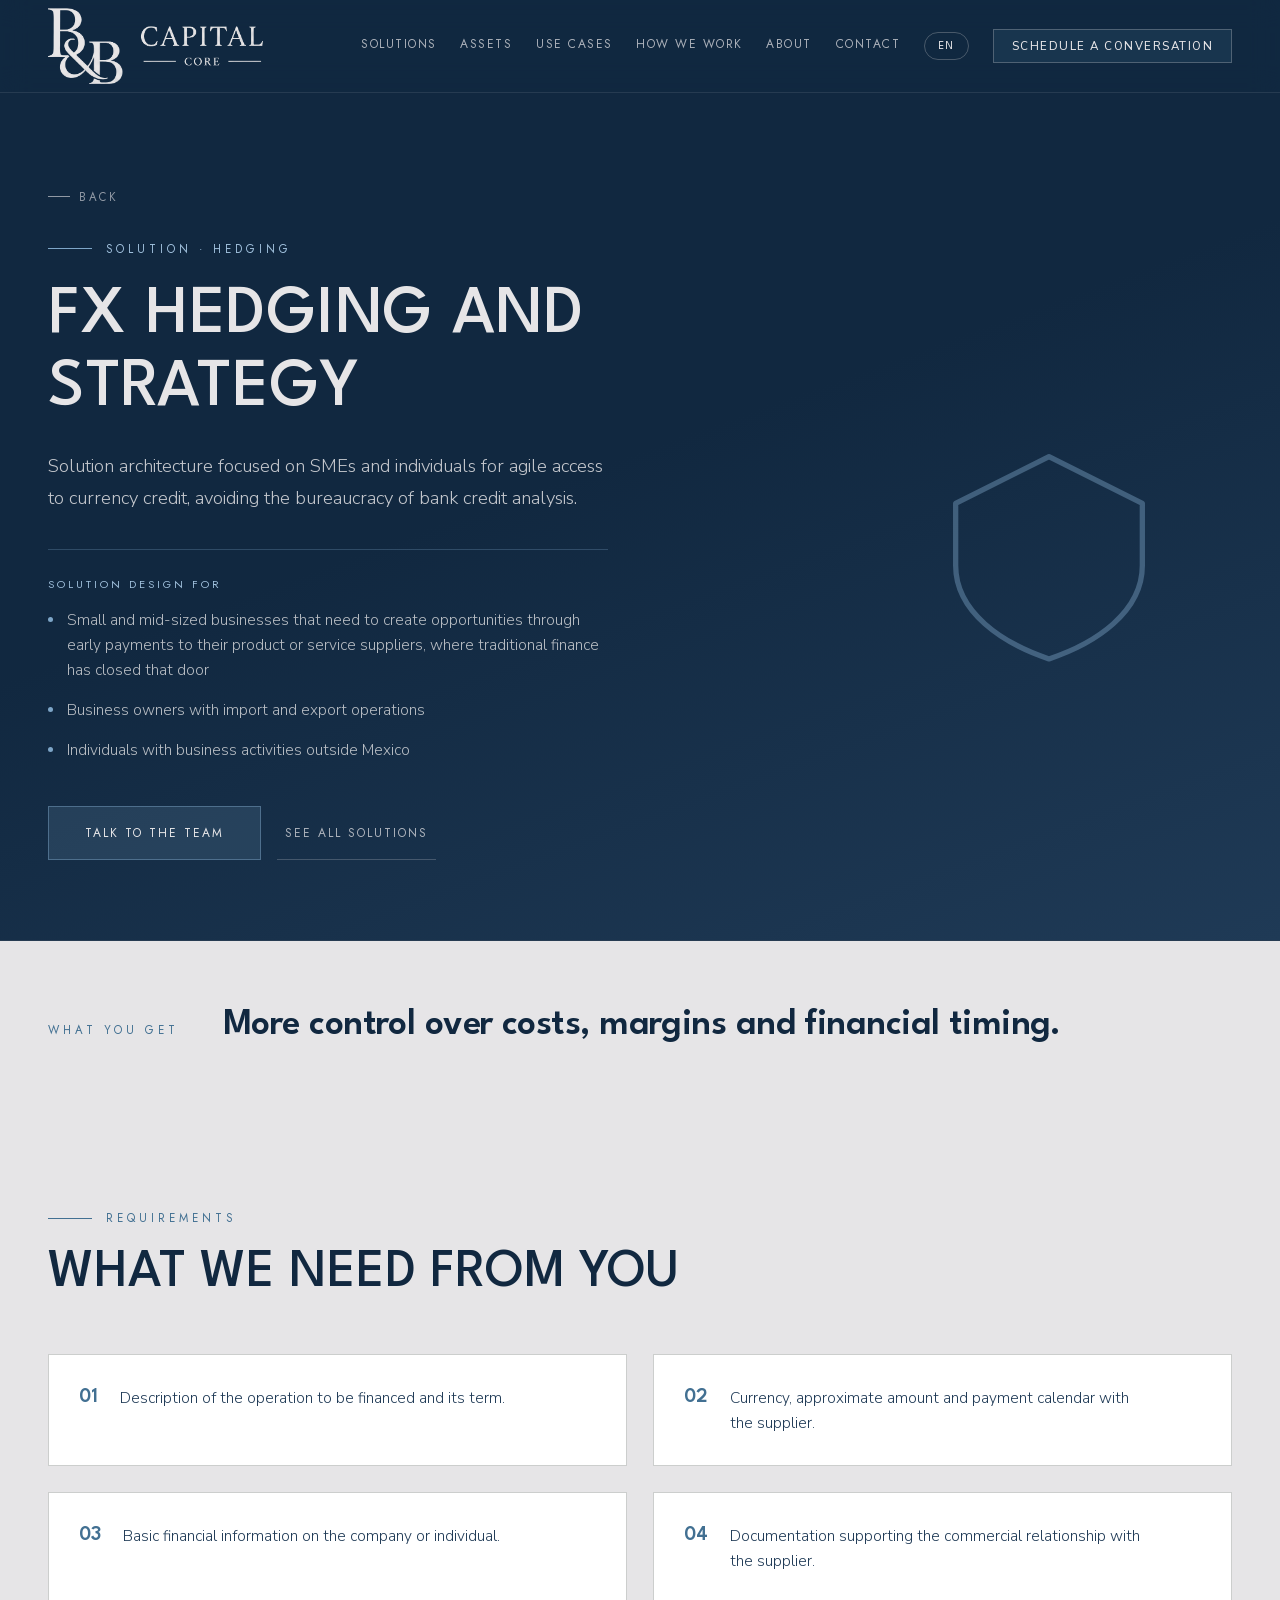
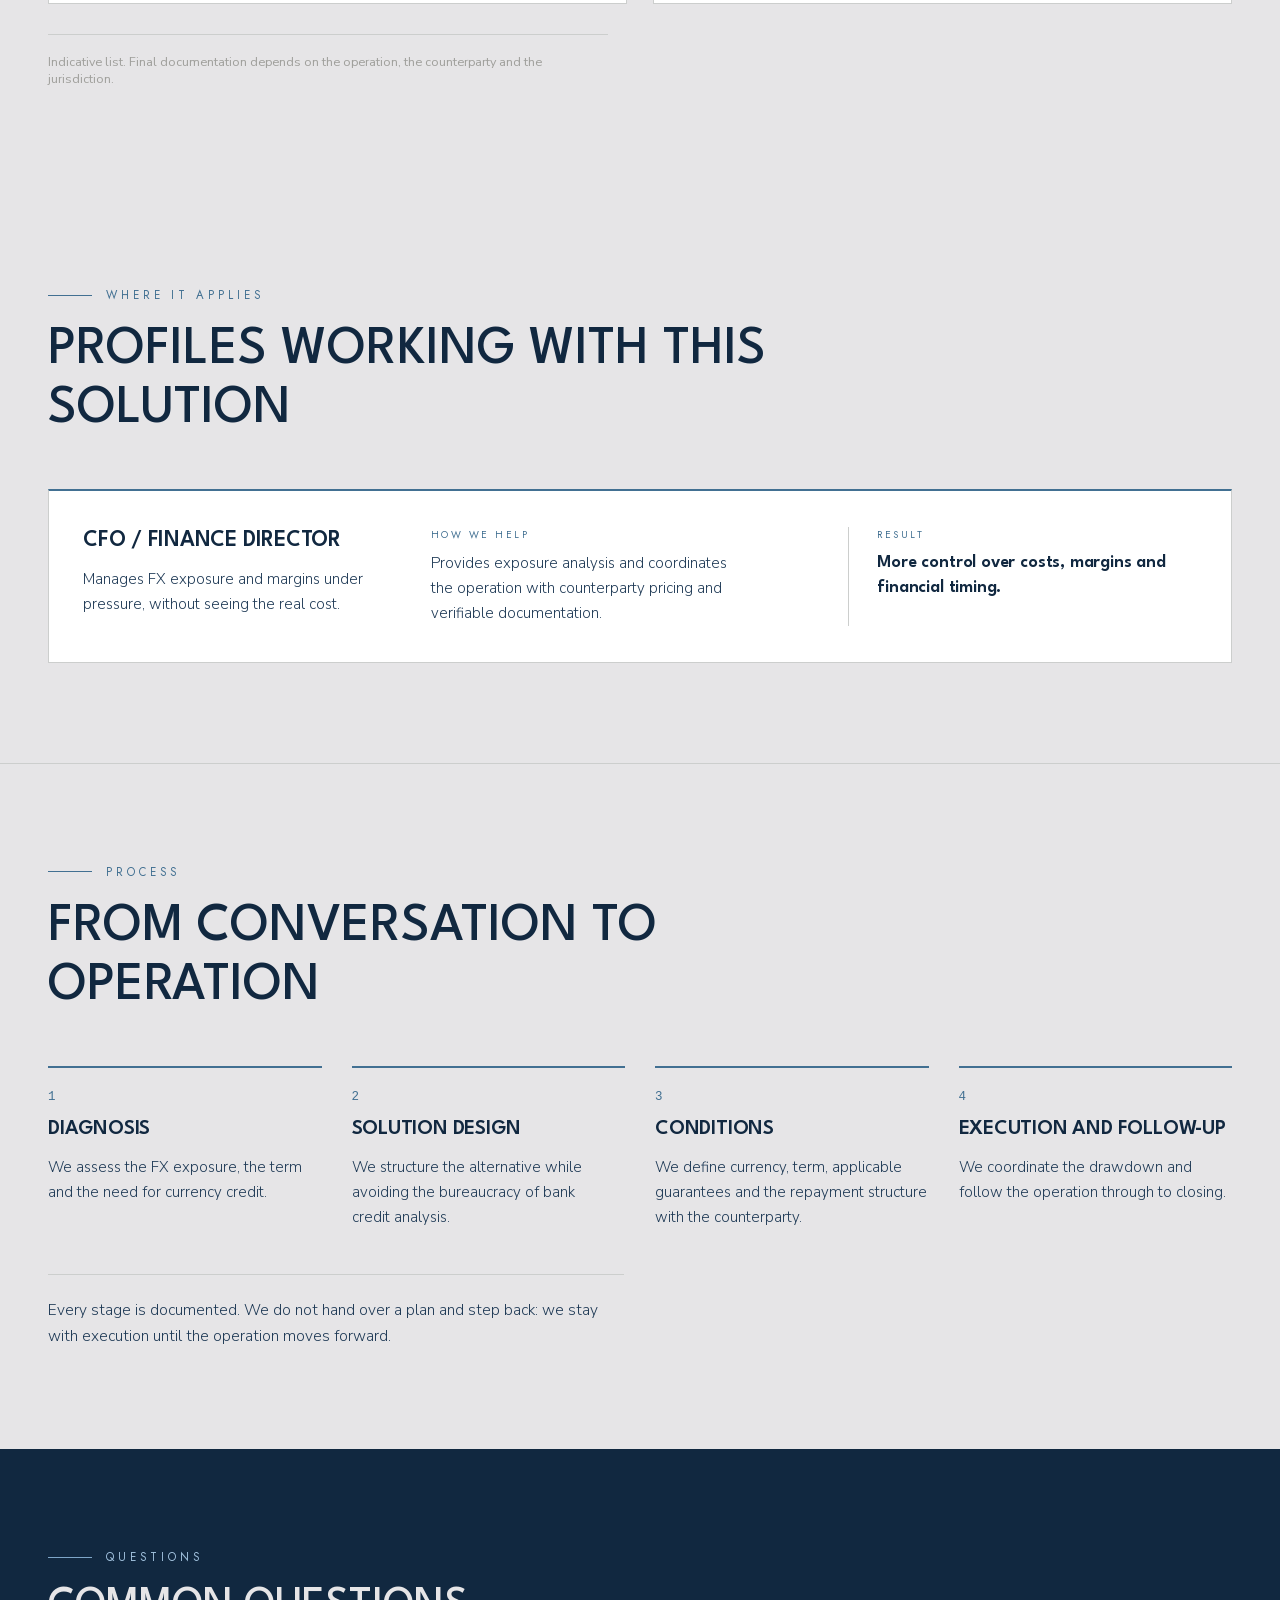
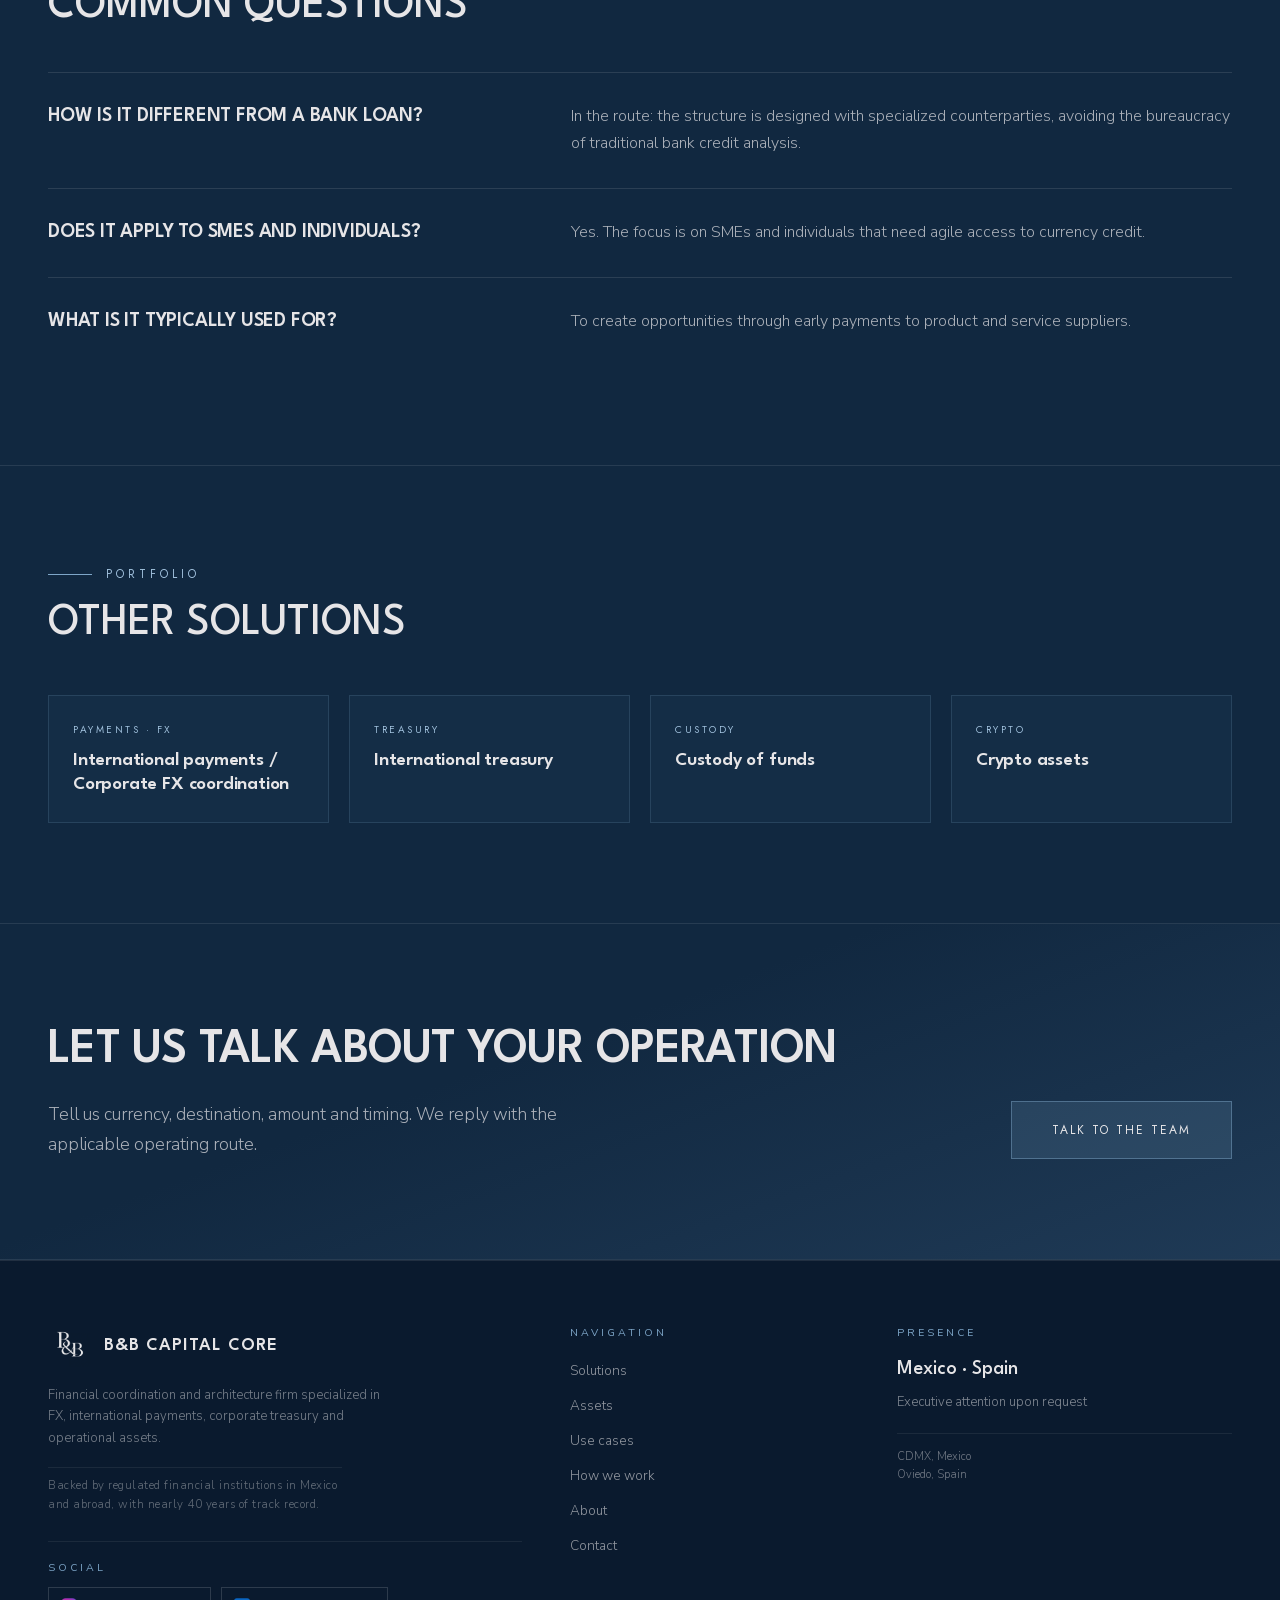
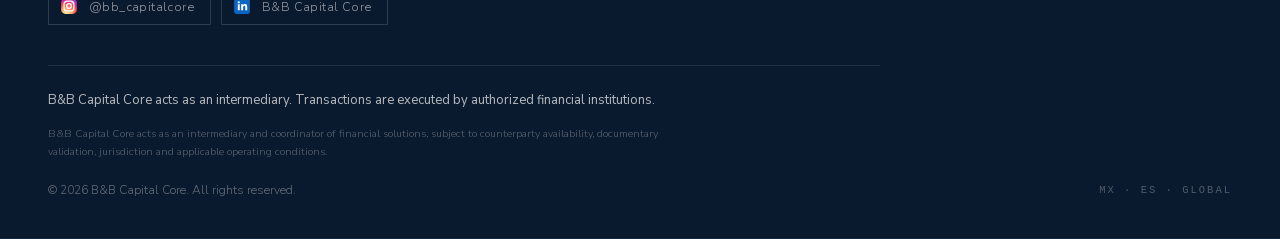
<file: en/solutions/fx-hedging-strategy/index.html>
<!DOCTYPE html>
<html lang="en">
<head>
<meta charset="utf-8">
<meta name="viewport" content="width=device-width, initial-scale=1">
<!-- Google tag (gtag.js) -->
<script async src="https://www.googletagmanager.com/gtag/js?id=G-EKGG61CCGS"></script>
<script>
  window.dataLayer = window.dataLayer || [];
  function gtag(){dataLayer.push(arguments);}
  gtag('js', new Date());
  gtag('config', 'G-EKGG61CCGS');
</script>
<title>FX hedging and strategy · currency credit for SMEs | B&amp;B Capital Core</title>
<meta name="description" content="Agile access to currency credit for SMEs, import and export business owners and individuals with business activity outside Mexico.">
<link rel="canonical" href="https://bbcapitalcore.com/en/solutions/fx-hedging-strategy/">
<link rel="alternate" hreflang="es" href="https://bbcapitalcore.com/soluciones/cobertura-estrategia-cambiaria/">
<link rel="alternate" hreflang="en" href="https://bbcapitalcore.com/en/solutions/fx-hedging-strategy/">
<link rel="alternate" hreflang="x-default" href="https://bbcapitalcore.com/soluciones/cobertura-estrategia-cambiaria/">
<meta property="og:type" content="website">
<meta property="og:site_name" content="B&amp;B Capital Core">
<meta property="og:locale" content="en_US">
<meta property="og:title" content="FX hedging and strategy · currency credit for SMEs | B&amp;B Capital Core">
<meta property="og:description" content="Agile access to currency credit for SMEs, import and export business owners and individuals with business activity outside Mexico.">
<meta property="og:url" content="https://bbcapitalcore.com/en/solutions/fx-hedging-strategy/">
<meta property="og:image" content="https://bbcapitalcore.com/assets/og-card.png">
<meta property="og:image:width" content="1200">
<meta property="og:image:height" content="630">
<meta property="og:image:alt" content="B&amp;B Capital Core">
<meta name="twitter:image" content="https://bbcapitalcore.com/assets/og-card.png">
<meta name="twitter:card" content="summary_large_image">
<meta name="robots" content="index,follow,max-image-preview:large">
<meta name="theme-color" content="#112840">
<link rel="icon" href="../../../assets/monograma-tinta.webp" type="image/webp">
<link rel="stylesheet" href="../../../fonts.css">
<link rel="stylesheet" href="../../../design.css">
<link rel="stylesheet" href="../../../hover.css">
<link rel="stylesheet" href="../../../static.css">
<script type="application/ld+json">{"@context":"https://schema.org","@type":"FinancialService","@id":"https://bbcapitalcore.com/#org","name":"B&B Capital Core","url":"https://bbcapitalcore.com/en/","description":"Financial coordination and architecture firm: international payments, corporate FX coordination, treasury and liquidity for companies operating across borders. Mexico and Spain.","email":"comunicacion@bbcapitalcore.com","sameAs":["https://www.linkedin.com/company/b-b-capital-core/","https://www.instagram.com/bb_capitalcore/"],"areaServed":["MX","ES"],"location":[{"@type":"Place","name":"CDMX, México","address":{"@type":"PostalAddress","addressLocality":"Ciudad de México","addressCountry":"MX"}},{"@type":"Place","name":"Oviedo, España","address":{"@type":"PostalAddress","addressLocality":"Oviedo","addressCountry":"ES"}}]}</script>
<script type="application/ld+json">{"@context":"https://schema.org","@type":"Service","name":"FX hedging and strategy","description":"Solution architecture focused on SMEs and individuals for agile access to currency credit, avoiding the bureaucracy of bank credit analysis.","serviceType":"Hedging","provider":{"@id":"https://bbcapitalcore.com/#org"},"areaServed":["MX","ES"],"url":"https://bbcapitalcore.com/en/solutions/fx-hedging-strategy/"}</script>
<script type="application/ld+json">{"@context":"https://schema.org","@type":"BreadcrumbList","itemListElement":[{"@type":"ListItem","position":1,"name":"Home","item":"https://bbcapitalcore.com/en/"},{"@type":"ListItem","position":2,"name":"Solutions","item":"https://bbcapitalcore.com/en/#soluciones"},{"@type":"ListItem","position":3,"name":"FX hedging and strategy","item":"https://bbcapitalcore.com/en/solutions/fx-hedging-strategy/"}]}</script>
<script type="application/ld+json">{"@context":"https://schema.org","@type":"FAQPage","mainEntity":[{"@type":"Question","name":"How is it different from a bank loan?","acceptedAnswer":{"@type":"Answer","text":"In the route: the structure is designed with specialized counterparties, avoiding the bureaucracy of traditional bank credit analysis."}},{"@type":"Question","name":"Does it apply to SMEs and individuals?","acceptedAnswer":{"@type":"Answer","text":"Yes. The focus is on SMEs and individuals that need agile access to currency credit."}},{"@type":"Question","name":"What is it typically used for?","acceptedAnswer":{"@type":"Answer","text":"To create opportunities through early payments to product and service suppliers."}}]}</script>
</head>
<body style="margin:0;background:#112840">

<div style="font-family:'Nunito Sans',sans-serif;color:#E6E5E7;background:#112840">

  <!-- NAV -->
  <header data-screen-label="Nav" class="bb-header" style="view-transition-name:bb-header;position:sticky;top:0;z-index:50;display:flex;align-items:center;justify-content:space-between;padding:8px 48px;background:rgba(17,40,64,0.88);backdrop-filter:blur(14px);border-bottom:1px solid rgba(230,229,231,0.10)">
    <a href="../../index.html#inicio" style="display:flex;align-items:center;gap:11px;text-decoration:none;color:#E6E5E7">
      
      <img src="../../../assets/logo-horizontal.webp" alt="B&amp;B Capital Core" class="bb-brandname" style="height:76px;width:auto;aspect-ratio:716/253;object-fit:contain;display:block">
    </a>
    <nav class="bb-nav" style="display:flex;align-items:center;gap:clamp(13px,1.85vw,30px)">
      <a class="bbs1eupixv" href="../../index.html#soluciones" data-navlink="soluciones" style="color:rgba(230,229,231,0.72);text-decoration:none;font-family:'Jost',sans-serif;font-size:12px;letter-spacing:1.5px;text-transform:uppercase;white-space:nowrap;border-bottom:1px solid transparent;padding-bottom:3px;transition:color 0.2s ease,border-color 0.2s ease">Solutions</a>
      <a class="bbs1eupixv" href="../../index.html#divisas" data-navlink="divisas" style="color:rgba(230,229,231,0.72);text-decoration:none;font-family:'Jost',sans-serif;font-size:12px;letter-spacing:1.5px;text-transform:uppercase;white-space:nowrap;border-bottom:1px solid transparent;padding-bottom:3px;transition:color 0.2s ease,border-color 0.2s ease">Assets</a>
      <a class="bbs1eupixv" href="../../index.html#casos" data-navlink="casos" style="color:rgba(230,229,231,0.72);text-decoration:none;font-family:'Jost',sans-serif;font-size:12px;letter-spacing:1.5px;text-transform:uppercase;white-space:nowrap;border-bottom:1px solid transparent;padding-bottom:3px;transition:color 0.2s ease,border-color 0.2s ease">Use cases</a>
      <a class="bbs1eupixv" href="../../index.html#proceso" data-navlink="proceso" style="color:rgba(230,229,231,0.72);text-decoration:none;font-family:'Jost',sans-serif;font-size:12px;letter-spacing:1.5px;text-transform:uppercase;white-space:nowrap;border-bottom:1px solid transparent;padding-bottom:3px;transition:color 0.2s ease,border-color 0.2s ease">How we work</a>
      <a class="bbs1eupixv" href="../../index.html#confianza" data-navlink="confianza" style="color:rgba(230,229,231,0.72);text-decoration:none;font-family:'Jost',sans-serif;font-size:12px;letter-spacing:1.5px;text-transform:uppercase;white-space:nowrap;border-bottom:1px solid transparent;padding-bottom:3px;transition:color 0.2s ease,border-color 0.2s ease">About</a>
      <a class="bbs1eupixv" href="../../index.html#contacto" data-navlink="contacto" style="color:rgba(230,229,231,0.72);text-decoration:none;font-family:'Jost',sans-serif;font-size:12px;letter-spacing:1.5px;text-transform:uppercase;white-space:nowrap;border-bottom:1px solid transparent;padding-bottom:3px;transition:color 0.2s ease,border-color 0.2s ease">Contact</a>
      <button class="bbs8rjwir" aria-label="Cambiar idioma" style="background:none;border:1px solid rgba(204,206,205,0.3);border-radius:999px;color:#E6E5E7;padding:8px 13px;font-family:'League Spartan',sans-serif;font-size:11px;letter-spacing:1.5px;cursor:pointer;transition:all 0.2s ease" data-lang-swap="../../../soluciones/cobertura-estrategia-cambiaria/index.html">EN</button>
      <a class="bbs1rt44n0" href="../../index.html#contacto" style="background:rgba(66,112,146,0.18);color:#E6E5E7;text-decoration:none;padding:8px 18px;font-size:11.5px;letter-spacing:1.5px;text-transform:uppercase;font-weight:500;border:1px solid rgba(204,206,205,0.3);transition:all 0.2s ease">Schedule a conversation</a>
    </nav>
    <button id="bb-burger" class="bb-burger" type="button" aria-label="Abrir menú" aria-expanded="false"><span></span><span></span><span></span></button>
    <div id="bb-prog"></div>
  </header>

  <div id="bb-mpanel" class="bb-mpanel">
      <a href="../../index.html#soluciones">Solutions</a>
      <a href="../../index.html#divisas">Assets</a>
      <a href="../../index.html#casos">Use cases</a>
      <a href="../../index.html#proceso">How we work</a>
      <a href="../../index.html#confianza">About</a>
      <a href="../../index.html#contacto">Contact</a>
      <div class="bb-mpanel-foot">
        <a href="../../index.html#contacto" style="display:inline-flex;align-items:center;justify-content:center;gap:12px;background:linear-gradient(120deg,#1F3A56,#427092);color:#FFFFFF;text-decoration:none;padding:17px 30px;font-size:12px;letter-spacing:2.5px;text-transform:uppercase;font-weight:500;border:1px solid rgba(204,206,205,0.34);font-family:'League Spartan',sans-serif;opacity:1;transform:none;border-bottom:1px solid rgba(204,206,205,0.34)">Schedule a conversation</a>
        <span style="font-size:9px;letter-spacing:3.4px;text-transform:uppercase;color:rgba(230,229,231,0.4)">B&amp;B Capital Core · Financial Firm</span>
      </div>
  </div>

  

  <template id="__bundler_thumbnail" data-bg-color="#112840">
    <svg viewBox="0 0 1200 800" xmlns="http://www.w3.org/2000/svg">
      <rect width="1200" height="800" fill="#112840"></rect>
      <text x="600" y="430" text-anchor="middle" font-family="Georgia,serif" font-size="200" font-weight="600" fill="#E6E5E7" letter-spacing="8">B&amp;B</text>
      <rect x="440" y="500" width="320" height="2" fill="#7EA6C8"></rect>
      <text x="600" y="566" text-anchor="middle" font-family="Georgia,serif" font-size="44" fill="#9FBFDB" letter-spacing="14">CAPITAL CORE</text>
    </svg>
  </template>

  
  <!-- VISTA DE SERVICIO -->
  <section data-screen-label="Servicio · Hero" style="position:relative;overflow:hidden;border-bottom:1px solid rgba(230,229,231,0.10);background:linear-gradient(160deg,#112840 45%,#1F3A56)">
    <div class="bb-shell" style="max-width:1280px;margin:0 auto;padding:88px 48px 80px">
      <a class="bbs1q2c8zf" href="../../index.html#soluciones" style="display:inline-flex;align-items:center;gap:9px;color:rgba(230,229,231,0.6);text-decoration:none;font-family:'Jost',sans-serif;font-size:11.5px;letter-spacing:2.5px;text-transform:uppercase;margin-bottom:36px;transition:color .2s ease">
        <span aria-hidden="true" style="display:block;width:22px;height:1px;background:currentColor"></span>Back
      </a>
      <div class="bb-svc-hero" style="display:grid;grid-template-columns:minmax(0,1.35fr) minmax(0,0.65fr);gap:56px;align-items:center">
        <div style="min-width:0">
          <div style="display:flex;align-items:center;gap:14px;margin-bottom:22px">
            <span aria-hidden="true" style="display:block;width:44px;height:1px;background:#7EA6C8"></span>
            <span style="font-family:'Jost',sans-serif;font-size:11.5px;letter-spacing:4px;text-transform:uppercase;color:#9FBFDB;white-space:nowrap">Solution · Hedging</span>
          </div>
          <h1 style="font-family:'League Spartan',sans-serif;font-weight:500;letter-spacing:0.01em;font-size:clamp(38px,5.4vw,80px);line-height:1.06;margin:0 0 26px;max-width:20ch;text-wrap:pretty">FX hedging and strategy</h1>
          <p style="font-size:18.5px;font-weight:300;line-height:1.72;color:rgba(230,229,231,0.84);margin:0;max-width:52ch;text-wrap:pretty">Solution architecture focused on SMEs and individuals for agile access to currency credit, avoiding the bureaucracy of bank credit analysis.</p>
          
            <div style="margin-top:34px;padding-top:26px;border-top:1px solid rgba(126,166,200,0.28);display:flex;flex-direction:column;gap:15px;max-width:56ch">
              <span style="font-family:'Jost',sans-serif;font-size:11px;letter-spacing:3px;text-transform:uppercase;color:#9FBFDB">Solution design for</span>
              
                <div style="display:flex;gap:14px;align-items:flex-start">
                  <span aria-hidden="true" style="flex:none;width:5px;height:5px;margin-top:10px;background:#7EA6C8;border-radius:50%"></span>
                  <span style="font-size:15.5px;font-weight:300;line-height:1.62;color:rgba(230,229,231,0.78);text-wrap:pretty">Small and mid-sized businesses that need to create opportunities through early payments to their product or service suppliers, where traditional finance has closed that door</span>
                </div>
              
                <div style="display:flex;gap:14px;align-items:flex-start">
                  <span aria-hidden="true" style="flex:none;width:5px;height:5px;margin-top:10px;background:#7EA6C8;border-radius:50%"></span>
                  <span style="font-size:15.5px;font-weight:300;line-height:1.62;color:rgba(230,229,231,0.78);text-wrap:pretty">Business owners with import and export operations</span>
                </div>
              
                <div style="display:flex;gap:14px;align-items:flex-start">
                  <span aria-hidden="true" style="flex:none;width:5px;height:5px;margin-top:10px;background:#7EA6C8;border-radius:50%"></span>
                  <span style="font-size:15.5px;font-weight:300;line-height:1.62;color:rgba(230,229,231,0.78);text-wrap:pretty">Individuals with business activities outside Mexico</span>
                </div>
              
            </div>
          
          <div style="display:flex;flex-wrap:wrap;gap:16px;margin-top:44px">
            <a class="bbs4msfry" href="../../index.html#contacto" style="display:inline-flex;align-items:center;gap:12px;background:rgba(126,166,200,0.16);color:#E6E5E7;text-decoration:none;padding:17px 36px;font-family:'Jost',sans-serif;font-size:12px;letter-spacing:2px;text-transform:uppercase;border:1px solid rgba(126,166,200,0.45);white-space:nowrap;transition:background .2s ease,border-color .2s ease,color .2s ease">Talk to the team</a>
            <a class="bbs191iaar" href="../../index.html#soluciones" style="display:inline-flex;align-items:center;gap:12px;color:rgba(230,229,231,0.72);text-decoration:none;padding:17px 8px;font-family:'Jost',sans-serif;font-size:12px;letter-spacing:2px;text-transform:uppercase;border-bottom:1px solid rgba(230,229,231,0.22);white-space:nowrap;transition:color .2s ease,border-color .2s ease">See all solutions</a>
          </div>
        </div>
        <div class="bb-svc-icon" aria-hidden="true" style="display:flex;justify-content:center;align-items:center;min-width:0">
          <svg viewBox="8 8 18 18" style="width:100%;max-width:280px;height:auto;fill:none;stroke:#7EA6C8;stroke-width:0.34;stroke-linecap:round;stroke-linejoin:round;opacity:0.42">
            <path d="M 17 11 l 6 3 v 4 c 0 3 -3 5 -6 6 c -3 -1 -6 -3 -6 -6 v -4 z"></path>
          </svg>
        </div>
      </div>
    </div>
  </section>

  <section data-screen-label="Servicio · Beneficio" style="background:#E6E5E7;color:#112840">
    <div class="bb-shell" style="max-width:1280px;margin:0 auto;padding:62px 48px;display:flex;align-items:baseline;gap:44px;flex-wrap:wrap">
      <span style="font-family:'Jost',sans-serif;font-size:11.5px;letter-spacing:4px;text-transform:uppercase;color:#427092;white-space:nowrap">What you get</span>
      <p style="font-family:'League Spartan',sans-serif;font-weight:600;letter-spacing:-0.015em;font-size:clamp(22px,2.9vw,42px);line-height:1.22;margin:0;color:#112840;flex:1 1 420px;text-wrap:pretty">More control over costs, margins and financial timing.</p>
    </div>
  </section>

  
  <section data-screen-label="Servicio · Requisitos" style="background:#E6E5E7;color:#112840">
    <div class="bb-shell" style="max-width:1280px;margin:0 auto;padding:100px 48px">
      <div style="display:flex;align-items:center;gap:14px;margin-bottom:18px">
        <span aria-hidden="true" style="display:block;width:44px;height:1px;background:#427092"></span>
        <span style="font-family:'Jost',sans-serif;font-size:11.5px;letter-spacing:4px;text-transform:uppercase;color:#427092;white-space:nowrap">Requirements</span>
      </div>
      <h2 style="font-family:'League Spartan',sans-serif;font-weight:500;font-size:clamp(32px,4.2vw,54px);line-height:1.1;margin:0 0 50px;max-width:22ch;color:#112840">What we need from you</h2>
      <div style="display:grid;grid-template-columns:repeat(2,minmax(0,1fr));gap:26px">
        
          <div style="display:flex;gap:22px;align-items:flex-start;padding:30px 30px;background:#FFFFFF;border:1px solid #CCCECD;min-width:0">
            <span style="font-family:'League Spartan',sans-serif;font-weight:600;font-size:20px;color:#427092;flex:none;line-height:1.2">01</span>
            <span style="font-size:15.5px;font-weight:300;line-height:1.62;color:#1F3A56;text-wrap:pretty">Description of the operation to be financed and its term.</span>
          </div>
        
          <div style="display:flex;gap:22px;align-items:flex-start;padding:30px 30px;background:#FFFFFF;border:1px solid #CCCECD;min-width:0">
            <span style="font-family:'League Spartan',sans-serif;font-weight:600;font-size:20px;color:#427092;flex:none;line-height:1.2">02</span>
            <span style="font-size:15.5px;font-weight:300;line-height:1.62;color:#1F3A56;text-wrap:pretty">Currency, approximate amount and payment calendar with the supplier.</span>
          </div>
        
          <div style="display:flex;gap:22px;align-items:flex-start;padding:30px 30px;background:#FFFFFF;border:1px solid #CCCECD;min-width:0">
            <span style="font-family:'League Spartan',sans-serif;font-weight:600;font-size:20px;color:#427092;flex:none;line-height:1.2">03</span>
            <span style="font-size:15.5px;font-weight:300;line-height:1.62;color:#1F3A56;text-wrap:pretty">Basic financial information on the company or individual.</span>
          </div>
        
          <div style="display:flex;gap:22px;align-items:flex-start;padding:30px 30px;background:#FFFFFF;border:1px solid #CCCECD;min-width:0">
            <span style="font-family:'League Spartan',sans-serif;font-weight:600;font-size:20px;color:#427092;flex:none;line-height:1.2">04</span>
            <span style="font-size:15.5px;font-weight:300;line-height:1.62;color:#1F3A56;text-wrap:pretty">Documentation supporting the commercial relationship with the supplier.</span>
          </div>
        
      </div>
      <p style="font-size:12.5px;color:#9F9F9B;margin:30px 0 0;padding-top:18px;border-top:1px solid #CCCECD;max-width:70ch">Indicative list. Final documentation depends on the operation, the counterparty and the jurisdiction.</p>
    </div>
  </section>
  

  
  <section data-screen-label="Servicio · Casos" style="background:#E6E5E7;color:#112840">
    <div class="bb-shell" style="max-width:1280px;margin:0 auto;padding:100px 48px">
      <div style="display:flex;align-items:center;gap:14px;margin-bottom:18px">
        <span aria-hidden="true" style="display:block;width:44px;height:1px;background:#427092"></span>
        <span style="font-family:'Jost',sans-serif;font-size:11.5px;letter-spacing:4px;text-transform:uppercase;color:#427092;white-space:nowrap">Where it applies</span>
      </div>
      <h2 style="font-family:'League Spartan',sans-serif;font-weight:500;font-size:clamp(32px,4.2vw,54px);line-height:1.1;margin:0 0 50px;max-width:24ch;color:#112840">Profiles working with this solution</h2>
      <div style="display:flex;flex-direction:column;gap:22px">
        
          <div class="bb-svc-case" style="display:grid;grid-template-columns:minmax(0,0.9fr) minmax(0,1.1fr) minmax(0,1fr);gap:34px;padding:36px 34px;background:#FFFFFF;border:1px solid #CCCECD;border-top:2px solid #427092">
            <div style="display:flex;flex-direction:column;gap:12px;min-width:0">
              <h3 style="font-family:'League Spartan',sans-serif;font-weight:600;font-size:23px;letter-spacing:-0.01em;line-height:1.2;margin:0;color:#112840">CFO / Finance director</h3>
              <p style="font-size:15px;font-weight:300;line-height:1.65;color:#1F3A56;margin:0;text-wrap:pretty">Manages FX exposure and margins under pressure, without seeing the real cost.</p>
            </div>
            <div style="display:flex;flex-direction:column;gap:9px;min-width:0">
              <span style="font-family:'Jost',sans-serif;font-size:10px;letter-spacing:2.5px;text-transform:uppercase;color:#427092">How we help</span>
              <p style="font-size:15px;font-weight:300;line-height:1.65;color:#1F3A56;margin:0;text-wrap:pretty">Provides exposure analysis and coordinates the operation with counterparty pricing and verifiable documentation.</p>
            </div>
            <div style="display:flex;flex-direction:column;gap:9px;min-width:0;padding-left:28px;border-left:1px solid #CCCECD">
              <span style="font-family:'Jost',sans-serif;font-size:10px;letter-spacing:2.5px;text-transform:uppercase;color:#427092">Result</span>
              <p style="font-family:'League Spartan',sans-serif;font-weight:600;font-size:18px;line-height:1.35;letter-spacing:-0.01em;color:#112840;margin:0;text-wrap:pretty">More control over costs, margins and financial timing.</p>
            </div>
          </div>
        
      </div>
    </div>
  </section>
  

  
  <section data-screen-label="Servicio · Proceso" style="background:#E6E5E7;color:#112840;border-top:1px solid #CCCECD">
    <div class="bb-shell" style="max-width:1280px;margin:0 auto;padding:100px 48px">
      <div style="display:flex;align-items:center;gap:14px;margin-bottom:18px">
        <span aria-hidden="true" style="display:block;width:44px;height:1px;background:#427092"></span>
        <span style="font-family:'Jost',sans-serif;font-size:11.5px;letter-spacing:4px;text-transform:uppercase;color:#427092;white-space:nowrap">Process</span>
      </div>
      <h2 style="font-family:'League Spartan',sans-serif;font-weight:500;font-size:clamp(32px,4.2vw,54px);line-height:1.1;margin:0 0 50px;max-width:24ch;color:#112840">From conversation to operation</h2>
      <div class="bb-svc-proc" style="display:grid;grid-template-columns:repeat(4,minmax(0,1fr));gap:30px">
        
          <div style="display:flex;flex-direction:column;gap:13px;min-width:0;padding-top:22px;border-top:2px solid #427092">
            <span style="font-family:ui-monospace,monospace;font-size:12.5px;letter-spacing:2px;color:#427092">1</span>
            <h3 style="font-family:'League Spartan',sans-serif;font-weight:600;font-size:21px;letter-spacing:-0.01em;line-height:1.22;margin:0;color:#112840;text-wrap:pretty">Diagnosis</h3>
            <p style="font-size:15px;font-weight:300;line-height:1.66;color:#1F3A56;margin:0;text-wrap:pretty">We assess the FX exposure, the term and the need for currency credit.</p>
          </div>
        
          <div style="display:flex;flex-direction:column;gap:13px;min-width:0;padding-top:22px;border-top:2px solid #427092">
            <span style="font-family:ui-monospace,monospace;font-size:12.5px;letter-spacing:2px;color:#427092">2</span>
            <h3 style="font-family:'League Spartan',sans-serif;font-weight:600;font-size:21px;letter-spacing:-0.01em;line-height:1.22;margin:0;color:#112840;text-wrap:pretty">Solution design</h3>
            <p style="font-size:15px;font-weight:300;line-height:1.66;color:#1F3A56;margin:0;text-wrap:pretty">We structure the alternative while avoiding the bureaucracy of bank credit analysis.</p>
          </div>
        
          <div style="display:flex;flex-direction:column;gap:13px;min-width:0;padding-top:22px;border-top:2px solid #427092">
            <span style="font-family:ui-monospace,monospace;font-size:12.5px;letter-spacing:2px;color:#427092">3</span>
            <h3 style="font-family:'League Spartan',sans-serif;font-weight:600;font-size:21px;letter-spacing:-0.01em;line-height:1.22;margin:0;color:#112840;text-wrap:pretty">Conditions</h3>
            <p style="font-size:15px;font-weight:300;line-height:1.66;color:#1F3A56;margin:0;text-wrap:pretty">We define currency, term, applicable guarantees and the repayment structure with the counterparty.</p>
          </div>
        
          <div style="display:flex;flex-direction:column;gap:13px;min-width:0;padding-top:22px;border-top:2px solid #427092">
            <span style="font-family:ui-monospace,monospace;font-size:12.5px;letter-spacing:2px;color:#427092">4</span>
            <h3 style="font-family:'League Spartan',sans-serif;font-weight:600;font-size:21px;letter-spacing:-0.01em;line-height:1.22;margin:0;color:#112840;text-wrap:pretty">Execution and follow-up</h3>
            <p style="font-size:15px;font-weight:300;line-height:1.66;color:#1F3A56;margin:0;text-wrap:pretty">We coordinate the drawdown and follow the operation through to closing.</p>
          </div>
        
      </div>
      <p style="font-size:15.5px;font-weight:300;line-height:1.68;color:#1F3A56;margin:44px 0 0;padding-top:22px;border-top:1px solid #CCCECD;max-width:64ch;text-wrap:pretty">Every stage is documented. We do not hand over a plan and step back: we stay with execution until the operation moves forward.</p>
    </div>
  </section>
  

  
  <section data-screen-label="Servicio · Dudas" style="border-bottom:1px solid rgba(230,229,231,0.10)">
    <div class="bb-shell" style="max-width:1280px;margin:0 auto;padding:100px 48px">
      <div style="display:flex;align-items:center;gap:14px;margin-bottom:18px">
        <span aria-hidden="true" style="display:block;width:44px;height:1px;background:#7EA6C8"></span>
        <span style="font-family:'Jost',sans-serif;font-size:11.5px;letter-spacing:4px;text-transform:uppercase;color:#9FBFDB;white-space:nowrap">Questions</span>
      </div>
      <h2 style="font-family:'League Spartan',sans-serif;font-weight:500;font-size:clamp(28px,3.4vw,46px);line-height:1.12;margin:0 0 40px">Common questions</h2>
      <div style="display:flex;flex-direction:column">
        
          <div class="bb-svc-faq" style="display:grid;grid-template-columns:minmax(0,0.85fr) minmax(0,1.15fr);gap:34px;padding:30px 0;border-top:1px solid rgba(230,229,231,0.12)">
            <h3 style="font-family:'League Spartan',sans-serif;font-weight:600;font-size:20px;letter-spacing:-0.01em;line-height:1.3;margin:0;color:#E6E5E7;text-wrap:pretty">How is it different from a bank loan?</h3>
            <p style="font-size:16px;font-weight:300;line-height:1.72;color:rgba(230,229,231,0.72);margin:0;text-wrap:pretty">In the route: the structure is designed with specialized counterparties, avoiding the bureaucracy of traditional bank credit analysis.</p>
          </div>
        
          <div class="bb-svc-faq" style="display:grid;grid-template-columns:minmax(0,0.85fr) minmax(0,1.15fr);gap:34px;padding:30px 0;border-top:1px solid rgba(230,229,231,0.12)">
            <h3 style="font-family:'League Spartan',sans-serif;font-weight:600;font-size:20px;letter-spacing:-0.01em;line-height:1.3;margin:0;color:#E6E5E7;text-wrap:pretty">Does it apply to SMEs and individuals?</h3>
            <p style="font-size:16px;font-weight:300;line-height:1.72;color:rgba(230,229,231,0.72);margin:0;text-wrap:pretty">Yes. The focus is on SMEs and individuals that need agile access to currency credit.</p>
          </div>
        
          <div class="bb-svc-faq" style="display:grid;grid-template-columns:minmax(0,0.85fr) minmax(0,1.15fr);gap:34px;padding:30px 0;border-top:1px solid rgba(230,229,231,0.12)">
            <h3 style="font-family:'League Spartan',sans-serif;font-weight:600;font-size:20px;letter-spacing:-0.01em;line-height:1.3;margin:0;color:#E6E5E7;text-wrap:pretty">What is it typically used for?</h3>
            <p style="font-size:16px;font-weight:300;line-height:1.72;color:rgba(230,229,231,0.72);margin:0;text-wrap:pretty">To create opportunities through early payments to product and service suppliers.</p>
          </div>
        
      </div>
    </div>
  </section>
  

  <section data-screen-label="Servicio · Portafolio" style="border-bottom:1px solid rgba(230,229,231,0.10)">
    <div class="bb-shell" style="max-width:1280px;margin:0 auto;padding:100px 48px">
      <div style="display:flex;align-items:center;gap:14px;margin-bottom:18px">
        <span aria-hidden="true" style="display:block;width:44px;height:1px;background:#7EA6C8"></span>
        <span style="font-family:'Jost',sans-serif;font-size:11.5px;letter-spacing:4px;text-transform:uppercase;color:#9FBFDB;white-space:nowrap">Portfolio</span>
      </div>
      <h2 style="font-family:'League Spartan',sans-serif;font-weight:500;font-size:clamp(28px,3.4vw,46px);line-height:1.12;margin:0 0 46px">Other solutions</h2>
      <div class="bb-svc-4" style="display:grid;grid-template-columns:repeat(4,minmax(0,1fr));gap:20px">
        
          <a class="bbsijrczq" href="../international-payments-fx/index.html" style="display:flex;flex-direction:column;gap:12px;padding:26px 24px;background:rgba(31,58,86,0.28);border:1px solid rgba(126,166,200,0.18);text-decoration:none;color:#E6E5E7;min-width:0;transition:background .22s ease,border-color .22s ease,transform .26s cubic-bezier(.2,.7,.2,1)">
            <span style="font-family:'Jost',sans-serif;font-size:10px;letter-spacing:2.5px;text-transform:uppercase;color:#9FBFDB">Payments · FX</span>
            <span style="font-family:'League Spartan',sans-serif;font-weight:600;font-size:19px;letter-spacing:-0.01em;line-height:1.25;text-wrap:pretty">International payments / Corporate FX coordination</span>
          </a>
        
          <a class="bbsijrczq" href="../international-treasury/index.html" style="display:flex;flex-direction:column;gap:12px;padding:26px 24px;background:rgba(31,58,86,0.28);border:1px solid rgba(126,166,200,0.18);text-decoration:none;color:#E6E5E7;min-width:0;transition:background .22s ease,border-color .22s ease,transform .26s cubic-bezier(.2,.7,.2,1)">
            <span style="font-family:'Jost',sans-serif;font-size:10px;letter-spacing:2.5px;text-transform:uppercase;color:#9FBFDB">Treasury</span>
            <span style="font-family:'League Spartan',sans-serif;font-weight:600;font-size:19px;letter-spacing:-0.01em;line-height:1.25;text-wrap:pretty">International treasury</span>
          </a>
        
          <a class="bbsijrczq" href="../custody-of-funds/index.html" style="display:flex;flex-direction:column;gap:12px;padding:26px 24px;background:rgba(31,58,86,0.28);border:1px solid rgba(126,166,200,0.18);text-decoration:none;color:#E6E5E7;min-width:0;transition:background .22s ease,border-color .22s ease,transform .26s cubic-bezier(.2,.7,.2,1)">
            <span style="font-family:'Jost',sans-serif;font-size:10px;letter-spacing:2.5px;text-transform:uppercase;color:#9FBFDB">Custody</span>
            <span style="font-family:'League Spartan',sans-serif;font-weight:600;font-size:19px;letter-spacing:-0.01em;line-height:1.25;text-wrap:pretty">Custody of funds</span>
          </a>
        
          <a class="bbsijrczq" href="../crypto-assets/index.html" style="display:flex;flex-direction:column;gap:12px;padding:26px 24px;background:rgba(31,58,86,0.28);border:1px solid rgba(126,166,200,0.18);text-decoration:none;color:#E6E5E7;min-width:0;transition:background .22s ease,border-color .22s ease,transform .26s cubic-bezier(.2,.7,.2,1)">
            <span style="font-family:'Jost',sans-serif;font-size:10px;letter-spacing:2.5px;text-transform:uppercase;color:#9FBFDB">Crypto</span>
            <span style="font-family:'League Spartan',sans-serif;font-weight:600;font-size:19px;letter-spacing:-0.01em;line-height:1.25;text-wrap:pretty">Crypto assets</span>
          </a>
        
      </div>
    </div>
  </section>

  <section data-screen-label="Servicio · Cierre" style="background:linear-gradient(160deg,#112840 40%,#1F3A56);border-bottom:1px solid rgba(230,229,231,0.10)">
    <div class="bb-shell" style="max-width:1280px;margin:0 auto;padding:100px 48px;display:flex;align-items:flex-end;justify-content:space-between;gap:48px;flex-wrap:wrap">
      <div style="flex:1 1 460px;min-width:0">
        <h2 style="font-family:'League Spartan',sans-serif;font-weight:600;letter-spacing:-0.015em;font-size:clamp(28px,3.8vw,50px);line-height:1.12;margin:0 0 20px">Let us talk about your operation</h2>
        <p style="font-size:17.5px;font-weight:300;line-height:1.72;color:rgba(230,229,231,0.72);margin:0;max-width:48ch;text-wrap:pretty">Tell us currency, destination, amount and timing. We reply with the applicable operating route.</p>
      </div>
      <a class="bbs4msfry" href="../../index.html#contacto" style="display:inline-flex;align-items:center;gap:12px;background:rgba(126,166,200,0.16);color:#E6E5E7;text-decoration:none;padding:19px 40px;font-family:'Jost',sans-serif;font-size:12px;letter-spacing:2px;text-transform:uppercase;border:1px solid rgba(126,166,200,0.45);flex:none;white-space:nowrap;transition:background .2s ease,border-color .2s ease,color .2s ease">Talk to the team</a>
    </div>
  </section>
  

  <!-- FOOTER -->
  <footer data-screen-label="Footer" style="background:#0A1A2E;border-top:1px solid rgba(230,229,231,0.10)">
    <div style="max-width:1280px;margin:0 auto;padding:64px 48px 40px;display:grid;grid-template-columns:1.7fr 1fr 1.2fr;gap:48px">
      <!-- Col 1 · Marca -->
      <div aria-hidden="true" style="position:absolute;left:-9999px;top:0;width:1px;height:1px;overflow:hidden;opacity:0;pointer-events:none">
        <img id="bb-logo-off" src="../../../assets/monograma-claro.webp" alt="">
        <img id="bb-logo-ink" src="../../../assets/monograma-tinta.webp" alt="">
      </div>
      <div style="display:flex;flex-direction:column;gap:18px">
        <div style="display:flex;align-items:center;gap:14px">
          <img src="../../../assets/monograma-claro.webp" alt="Monograma B&amp;B" style="width:42px;height:42px;object-fit:contain">
          <span style="display:flex;flex-direction:column;gap:2px;line-height:1.2"><span style="font-family:'League Spartan',sans-serif;font-size:18px;letter-spacing:1px;font-weight:600">B&amp;B CAPITAL CORE</span></span>
        </div>
        <span style="font-size:13px;font-weight:300;color:rgba(230,229,231,0.5);max-width:42ch;line-height:1.65">Financial coordination and architecture firm specialized in FX, international payments, corporate treasury and operational assets.</span>
        <span style="font-size:11.5px;font-weight:300;letter-spacing:0.5px;color:rgba(230,229,231,0.4);max-width:42ch;line-height:1.6;padding-top:8px;border-top:1px solid rgba(230,229,231,0.08)">Backed by regulated financial institutions in Mexico and abroad, with nearly 40 years of track record.</span>
        <div style="display:flex;flex-direction:column;gap:12px;margin-top:10px;padding-top:18px;border-top:1px solid rgba(230,229,231,0.08)">
          <span style="font-size:10.5px;letter-spacing:3px;text-transform:uppercase;color:#7EA6C8">Social</span>
          <div style="display:flex;gap:10px;flex-wrap:wrap">
            <a class="bbs1i5slis" href="https://www.instagram.com/bb_capitalcore?igsh=OThrcmdvN3F4MjF2" target="_blank" rel="noopener" aria-label="Instagram" title="Instagram" style="display:inline-flex;align-items:center;gap:11px;padding:9px 16px 9px 11px;border:1px solid rgba(230,229,231,0.16);color:rgba(230,229,231,0.62);text-decoration:none;transition:all 0.25s ease">
              <svg width="18" height="18" viewBox="0 0 24 24" aria-hidden="true"><defs><radialGradient id="bbIgGrad" cx="30%" cy="107%" r="150%"><stop offset="0" stop-color="#FDF497"></stop><stop offset="0.05" stop-color="#FDF497"></stop><stop offset="0.45" stop-color="#FD5949"></stop><stop offset="0.6" stop-color="#D6249F"></stop><stop offset="0.9" stop-color="#285AEB"></stop></radialGradient></defs><rect x="1.5" y="1.5" width="21" height="21" rx="6" fill="url(#bbIgGrad)"></rect><rect x="5.5" y="5.5" width="13" height="13" rx="4" fill="none" stroke="#FFFFFF" stroke-width="1.7"></rect><circle cx="12" cy="12" r="3.1" fill="none" stroke="#FFFFFF" stroke-width="1.7"></circle><circle cx="16.1" cy="7.9" r="0.95" fill="#FFFFFF"></circle></svg>
              <span style="font-size:12.5px;font-weight:300;letter-spacing:0.4px">@bb_capitalcore</span>
            </a>
            <a class="bbs1i5slis" href="https://www.linkedin.com/company/b-b-capital-core/" target="_blank" rel="noopener" aria-label="LinkedIn" title="LinkedIn" style="display:inline-flex;align-items:center;gap:11px;padding:9px 16px 9px 11px;border:1px solid rgba(230,229,231,0.16);color:rgba(230,229,231,0.62);text-decoration:none;transition:all 0.25s ease">
              <svg width="18" height="18" viewBox="0 0 24 24" aria-hidden="true"><rect x="1.5" y="1.5" width="21" height="21" rx="3.5" fill="#0A66C2"></rect><path d="M6.4 9.6h2.6v8.2H6.4zM7.7 5.6a1.5 1.5 0 1 1 0 3 1.5 1.5 0 0 1 0-3zM10.8 9.6h2.5v1.1h.04c.35-.66 1.2-1.36 2.47-1.36 2.64 0 3.13 1.74 3.13 4v4.46h-2.6v-3.95c0-.94-.02-2.15-1.31-2.15-1.31 0-1.51 1.02-1.51 2.08v4.02h-2.6z" fill="#FFFFFF"></path></svg>
              <span style="font-size:12.5px;font-weight:300;letter-spacing:0.4px">B&amp;B Capital Core</span>
            </a>
          </div>
        </div>
      </div>
      <!-- Col 2 · Navegación -->
      <div style="display:flex;flex-direction:column;gap:6px">
        <span style="font-size:10.5px;letter-spacing:3px;text-transform:uppercase;color:#7EA6C8;margin-bottom:10px">Navigation</span>
        <a class="bbs1q2c8zf" href="../../index.html#soluciones" style="font-size:13.5px;font-weight:300;color:rgba(230,229,231,0.62);text-decoration:none;padding:5px 0;transition:color 0.2s ease">Solutions</a>
        <a class="bbs1q2c8zf" href="../../index.html#divisas" style="font-size:13.5px;font-weight:300;color:rgba(230,229,231,0.62);text-decoration:none;padding:5px 0;transition:color 0.2s ease">Assets</a>
        <a class="bbs1q2c8zf" href="../../index.html#casos" style="font-size:13.5px;font-weight:300;color:rgba(230,229,231,0.62);text-decoration:none;padding:5px 0;transition:color 0.2s ease">Use cases</a>
        <a class="bbs1q2c8zf" href="../../index.html#proceso" style="font-size:13.5px;font-weight:300;color:rgba(230,229,231,0.62);text-decoration:none;padding:5px 0;transition:color 0.2s ease">How we work</a>
        <a class="bbs1q2c8zf" href="../../index.html#confianza" style="font-size:13.5px;font-weight:300;color:rgba(230,229,231,0.62);text-decoration:none;padding:5px 0;transition:color 0.2s ease">About</a>
        <a class="bbs1q2c8zf" href="../../index.html#contacto" style="font-size:13.5px;font-weight:300;color:rgba(230,229,231,0.62);text-decoration:none;padding:5px 0;transition:color 0.2s ease">Contact</a>
      </div>
      <!-- Col 4 · Presencia -->
      <div style="display:flex;flex-direction:column;gap:6px">
        <span style="font-size:10.5px;letter-spacing:3px;text-transform:uppercase;color:#7EA6C8;margin-bottom:10px">Presence</span>
        <span style="font-family:'League Spartan',sans-serif;font-size:20px;font-weight:500;color:#E6E5E7;line-height:1.3">Mexico · Spain</span>
        <span style="font-size:13px;font-weight:300;color:rgba(230,229,231,0.55);line-height:1.6;margin-top:4px">Executive attention upon request</span>
        <span style="white-space:pre-line;font-size:11px;font-weight:300;color:rgba(230,229,231,0.46);line-height:1.65;margin-top:14px;padding-top:14px;border-top:1px solid rgba(230,229,231,0.08)">CDMX, Mexico
Oviedo, Spain</span>
      </div>
    </div>
    <!-- Bottom strip -->
    <div style="max-width:1280px;margin:0 auto;padding:0 48px 40px">
      <p style="font-size:13px;font-weight:400;text-align:left;hyphens:none;text-wrap:pretty;line-height:1.6;color:rgba(230,229,231,0.78);margin:0 0 14px;padding-top:24px;border-top:1px solid rgba(230,229,231,0.10);max-width:104ch">B&amp;B Capital Core acts as an intermediary. Transactions are executed by authorized financial institutions.</p>
      <p style="font-size:10.5px;font-weight:300;text-align:left;hyphens:none;text-wrap:pretty;line-height:1.7;color:rgba(230,229,231,0.34);margin:0;max-width:104ch">B&amp;B Capital Core acts as an intermediary and coordinator of financial solutions, subject to counterparty availability, documentary validation, jurisdiction and applicable operating conditions.</p>
      <div style="margin-top:22px;display:flex;justify-content:space-between;align-items:center;gap:16px;flex-wrap:wrap">
        <span style="font-size:12px;font-weight:300;color:rgba(230,229,231,0.4)">© 2026 B&amp;B Capital Core. All rights reserved.</span>
        <span style="font-family:ui-monospace,monospace;font-size:10.5px;letter-spacing:2px;color:rgba(230,229,231,0.32)">MX · ES · GLOBAL</span>
      </div>
    </div>
  </footer>

  <!-- STICKY CTA -->
  <a class="bbsyuy4fo" href="../../index.html#contacto" id="bb-sticky" style="position:fixed;bottom:22px;right:22px;z-index:45;display:inline-flex;align-items:center;gap:9px;background:rgba(23,42,64,0.94);color:rgba(230,229,231,0.92);text-decoration:none;padding:11px 18px;font-size:10.5px;letter-spacing:1.5px;text-transform:uppercase;font-weight:500;border:1px solid rgba(204,206,205,0.3);box-shadow:0 12px 30px rgba(0,0,0,0.34);opacity:0;pointer-events:none;transform:translateY(16px);transition:opacity 0.3s ease,transform 0.3s ease">Schedule a conversation <span aria-hidden="true">→</span></a>

</div>
<script src="../../../app.js" defer></script>
</body>
</html>
</file>
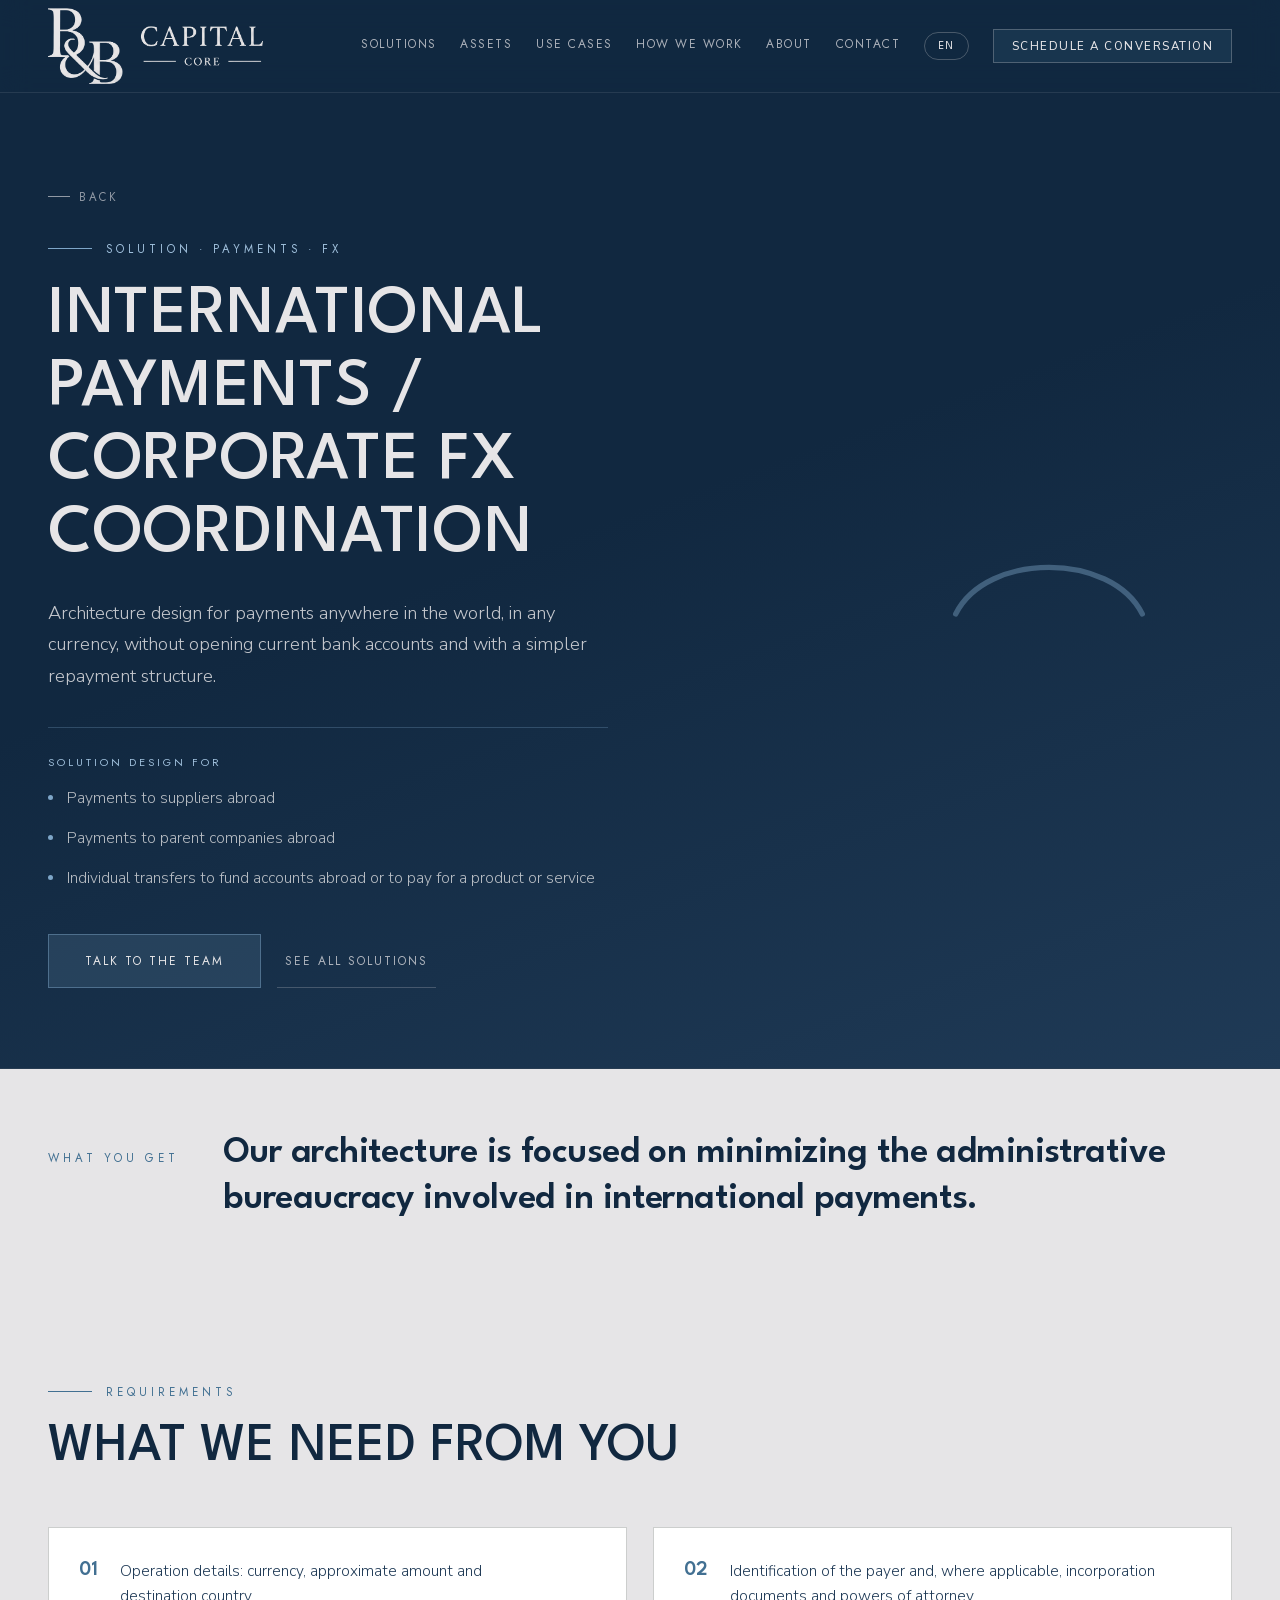
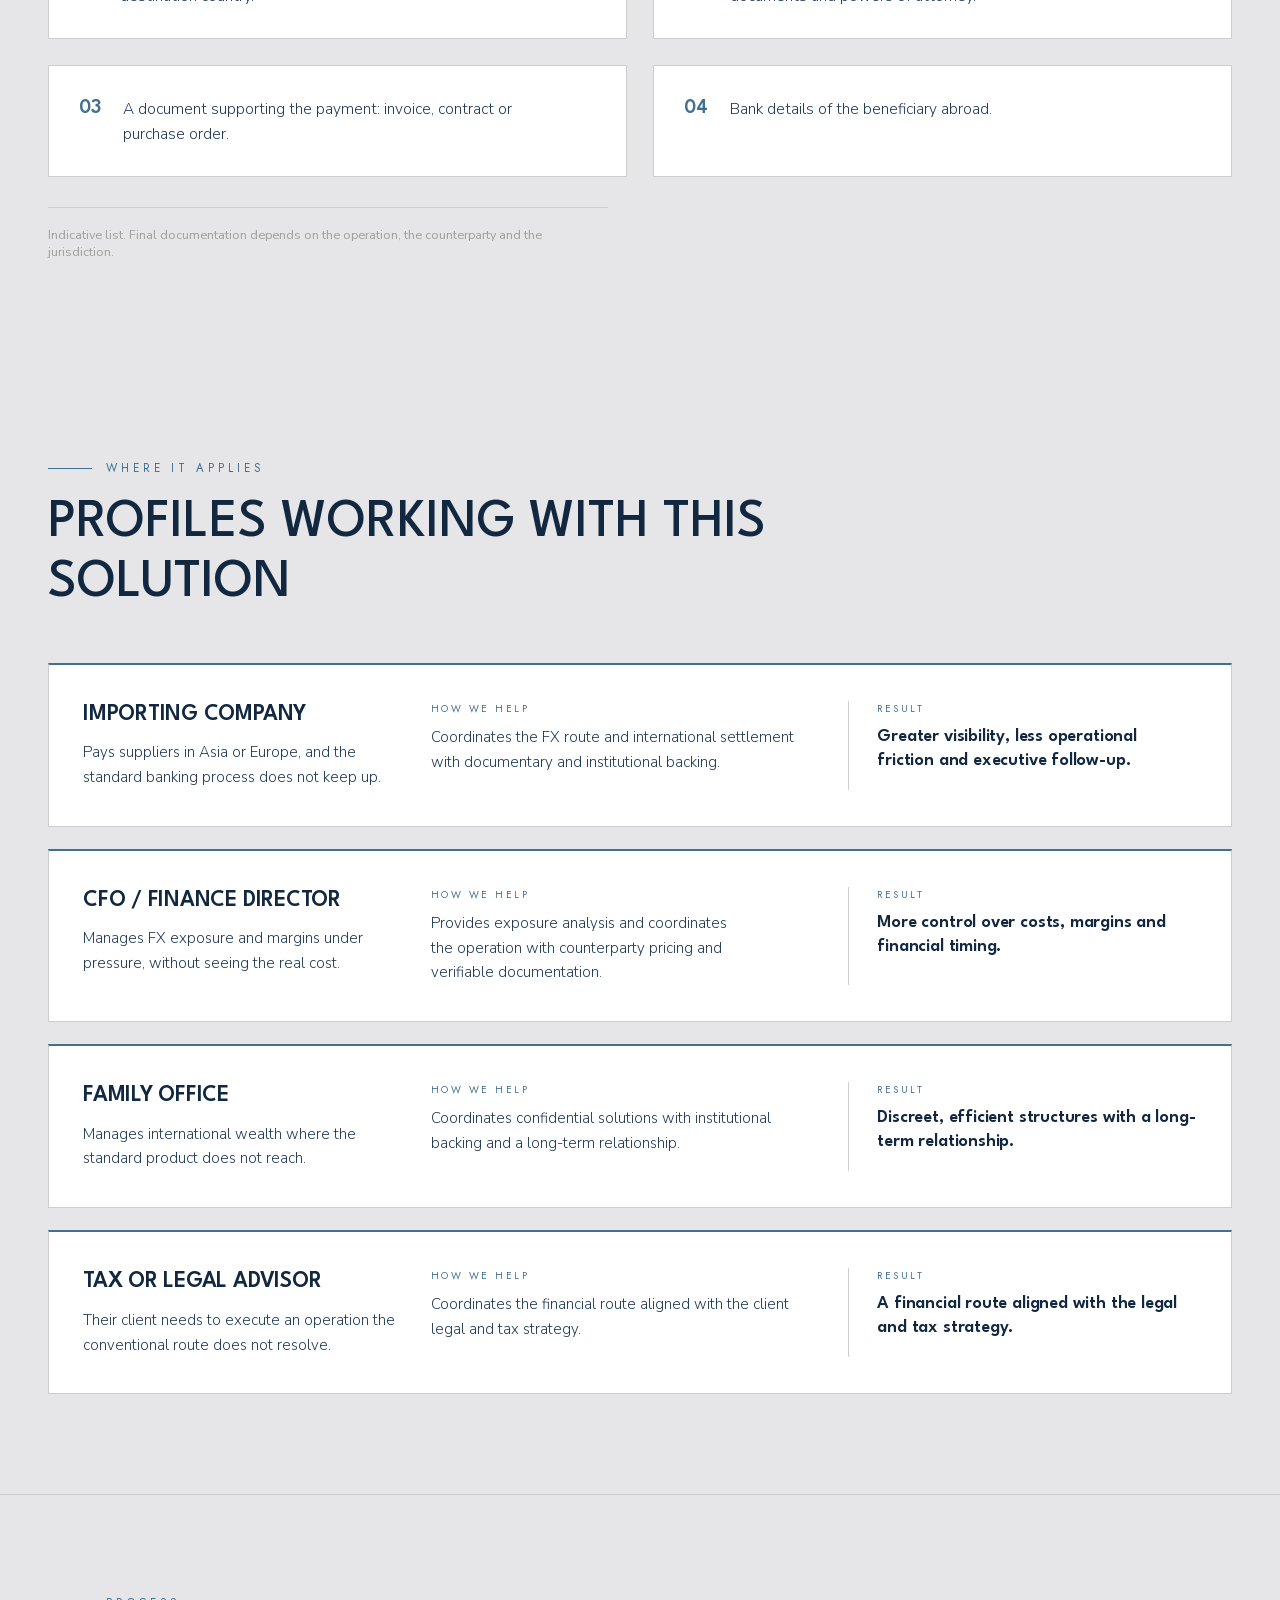
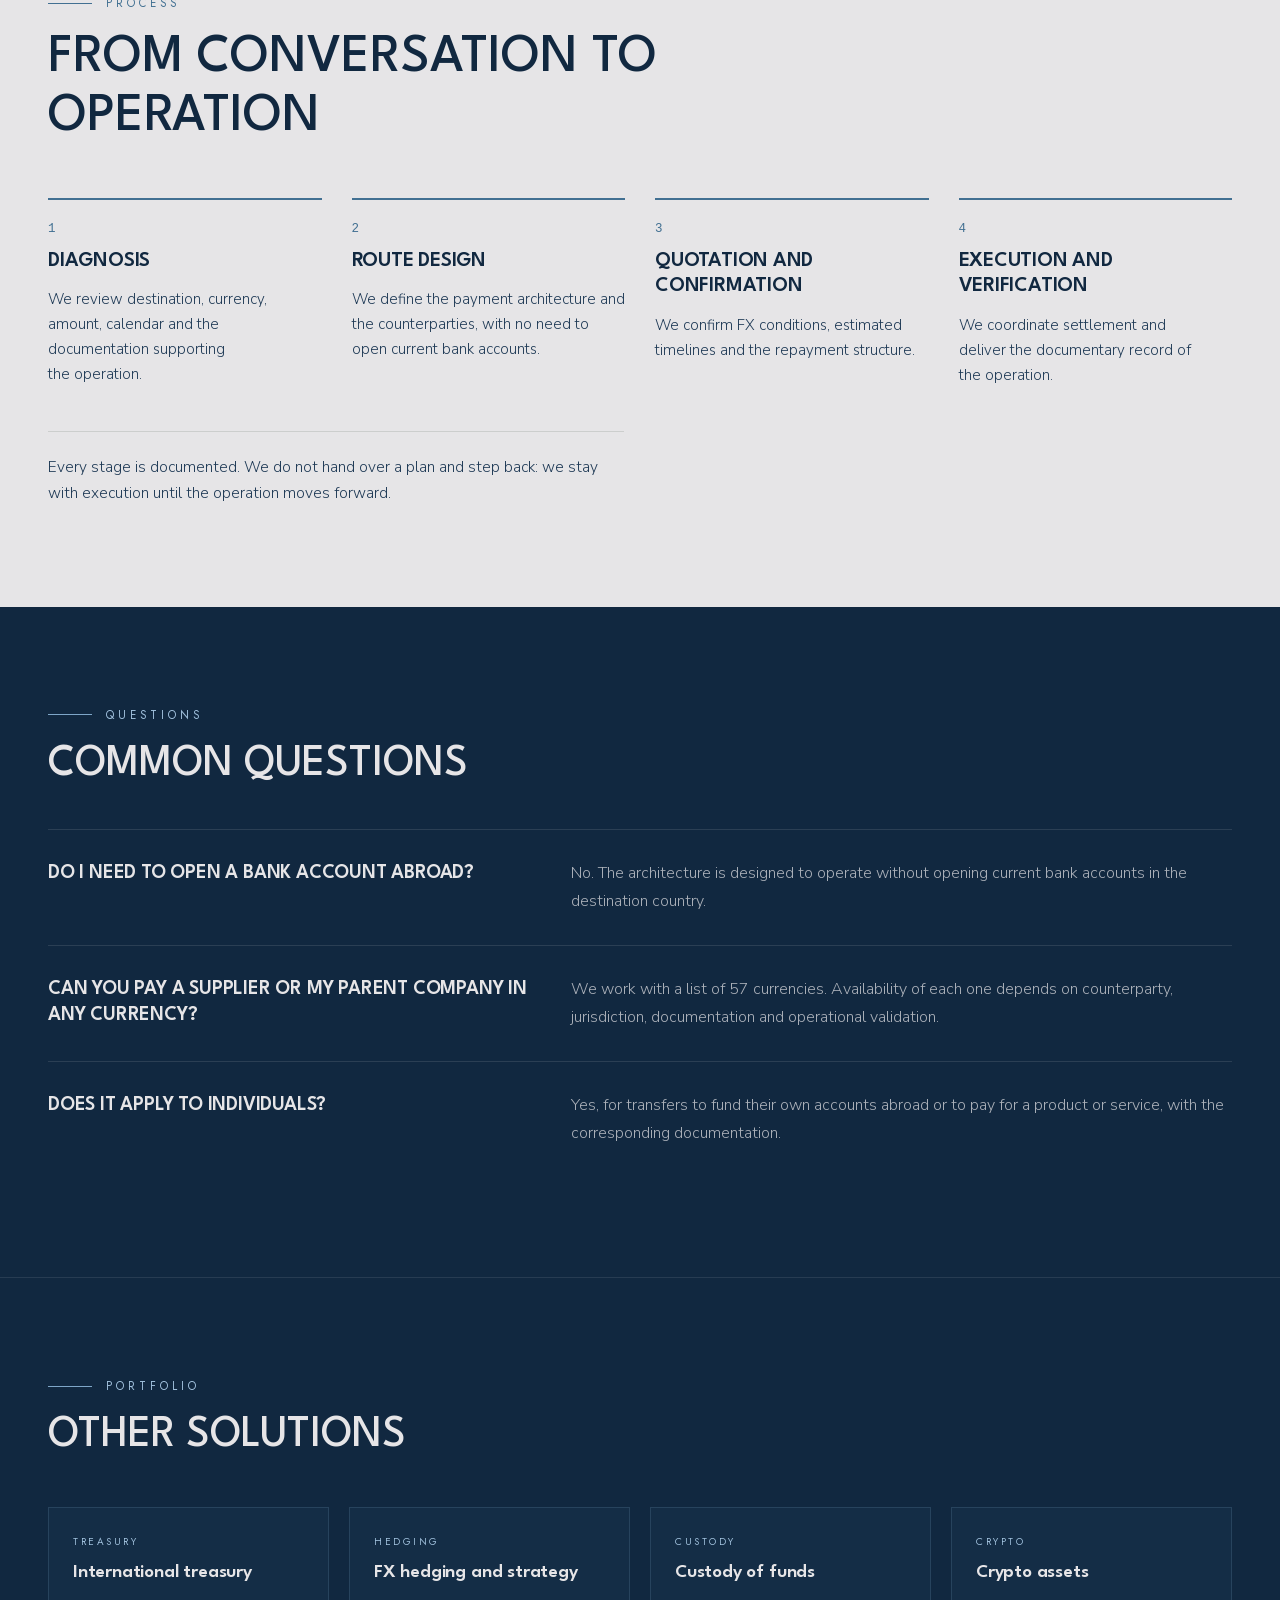
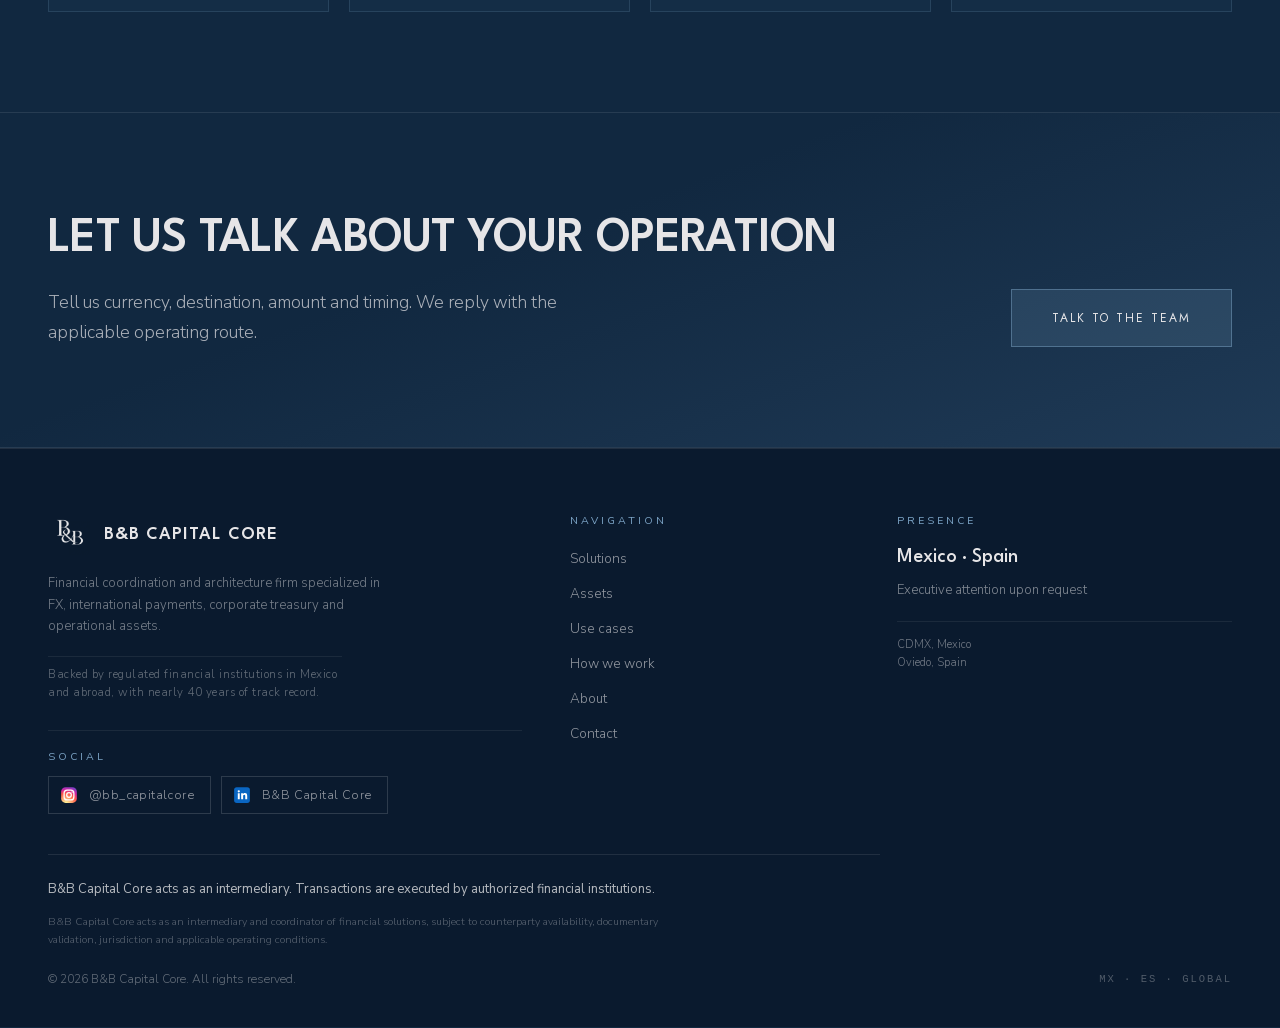
<file: en/solutions/international-payments-fx/index.html>
<!DOCTYPE html>
<html lang="en">
<head>
<meta charset="utf-8">
<meta name="viewport" content="width=device-width, initial-scale=1">
<!-- Google tag (gtag.js) -->
<script async src="https://www.googletagmanager.com/gtag/js?id=G-EKGG61CCGS"></script>
<script>
  window.dataLayer = window.dataLayer || [];
  function gtag(){dataLayer.push(arguments);}
  gtag('js', new Date());
  gtag('config', 'G-EKGG61CCGS');
</script>
<title>International payments and corporate FX coordination | B&amp;B Capital Core</title>
<meta name="description" content="Architecture to pay suppliers and parent companies abroad, in any currency, without opening current bank accounts.">
<link rel="canonical" href="https://bbcapitalcore.com/en/solutions/international-payments-fx/">
<link rel="alternate" hreflang="es" href="https://bbcapitalcore.com/soluciones/pagos-internacionales-fx/">
<link rel="alternate" hreflang="en" href="https://bbcapitalcore.com/en/solutions/international-payments-fx/">
<link rel="alternate" hreflang="x-default" href="https://bbcapitalcore.com/soluciones/pagos-internacionales-fx/">
<meta property="og:type" content="website">
<meta property="og:site_name" content="B&amp;B Capital Core">
<meta property="og:locale" content="en_US">
<meta property="og:title" content="International payments and corporate FX coordination | B&amp;B Capital Core">
<meta property="og:description" content="Architecture to pay suppliers and parent companies abroad, in any currency, without opening current bank accounts.">
<meta property="og:url" content="https://bbcapitalcore.com/en/solutions/international-payments-fx/">
<meta property="og:image" content="https://bbcapitalcore.com/assets/og-card.png">
<meta property="og:image:width" content="1200">
<meta property="og:image:height" content="630">
<meta property="og:image:alt" content="B&amp;B Capital Core">
<meta name="twitter:image" content="https://bbcapitalcore.com/assets/og-card.png">
<meta name="twitter:card" content="summary_large_image">
<meta name="robots" content="index,follow,max-image-preview:large">
<meta name="theme-color" content="#112840">
<link rel="icon" href="../../../assets/monograma-tinta.webp" type="image/webp">
<link rel="stylesheet" href="../../../fonts.css">
<link rel="stylesheet" href="../../../design.css">
<link rel="stylesheet" href="../../../hover.css">
<link rel="stylesheet" href="../../../static.css">
<script type="application/ld+json">{"@context":"https://schema.org","@type":"FinancialService","@id":"https://bbcapitalcore.com/#org","name":"B&B Capital Core","url":"https://bbcapitalcore.com/en/","description":"Financial coordination and architecture firm: international payments, corporate FX coordination, treasury and liquidity for companies operating across borders. Mexico and Spain.","email":"comunicacion@bbcapitalcore.com","sameAs":["https://www.linkedin.com/company/b-b-capital-core/","https://www.instagram.com/bb_capitalcore/"],"areaServed":["MX","ES"],"location":[{"@type":"Place","name":"CDMX, México","address":{"@type":"PostalAddress","addressLocality":"Ciudad de México","addressCountry":"MX"}},{"@type":"Place","name":"Oviedo, España","address":{"@type":"PostalAddress","addressLocality":"Oviedo","addressCountry":"ES"}}]}</script>
<script type="application/ld+json">{"@context":"https://schema.org","@type":"Service","name":"International payments / Corporate FX coordination","description":"Architecture design for payments anywhere in the world, in any currency, without opening current bank accounts and with a simpler repayment structure.","serviceType":"Payments · FX","provider":{"@id":"https://bbcapitalcore.com/#org"},"areaServed":["MX","ES"],"url":"https://bbcapitalcore.com/en/solutions/international-payments-fx/"}</script>
<script type="application/ld+json">{"@context":"https://schema.org","@type":"BreadcrumbList","itemListElement":[{"@type":"ListItem","position":1,"name":"Home","item":"https://bbcapitalcore.com/en/"},{"@type":"ListItem","position":2,"name":"Solutions","item":"https://bbcapitalcore.com/en/#soluciones"},{"@type":"ListItem","position":3,"name":"International payments / Corporate FX coordination","item":"https://bbcapitalcore.com/en/solutions/international-payments-fx/"}]}</script>
<script type="application/ld+json">{"@context":"https://schema.org","@type":"FAQPage","mainEntity":[{"@type":"Question","name":"Do I need to open a bank account abroad?","acceptedAnswer":{"@type":"Answer","text":"No. The architecture is designed to operate without opening current bank accounts in the destination country."}},{"@type":"Question","name":"Can you pay a supplier or my parent company in any currency?","acceptedAnswer":{"@type":"Answer","text":"We work with a list of 57 currencies. Availability of each one depends on counterparty, jurisdiction, documentation and operational validation."}},{"@type":"Question","name":"Does it apply to individuals?","acceptedAnswer":{"@type":"Answer","text":"Yes, for transfers to fund their own accounts abroad or to pay for a product or service, with the corresponding documentation."}}]}</script>
</head>
<body style="margin:0;background:#112840">

<div style="font-family:'Nunito Sans',sans-serif;color:#E6E5E7;background:#112840">

  <!-- NAV -->
  <header data-screen-label="Nav" class="bb-header" style="view-transition-name:bb-header;position:sticky;top:0;z-index:50;display:flex;align-items:center;justify-content:space-between;padding:8px 48px;background:rgba(17,40,64,0.88);backdrop-filter:blur(14px);border-bottom:1px solid rgba(230,229,231,0.10)">
    <a href="../../index.html#inicio" style="display:flex;align-items:center;gap:11px;text-decoration:none;color:#E6E5E7">
      
      <img src="../../../assets/logo-horizontal.webp" alt="B&amp;B Capital Core" class="bb-brandname" style="height:76px;width:auto;aspect-ratio:716/253;object-fit:contain;display:block">
    </a>
    <nav class="bb-nav" style="display:flex;align-items:center;gap:clamp(13px,1.85vw,30px)">
      <a class="bbs1eupixv" href="../../index.html#soluciones" data-navlink="soluciones" style="color:rgba(230,229,231,0.72);text-decoration:none;font-family:'Jost',sans-serif;font-size:12px;letter-spacing:1.5px;text-transform:uppercase;white-space:nowrap;border-bottom:1px solid transparent;padding-bottom:3px;transition:color 0.2s ease,border-color 0.2s ease">Solutions</a>
      <a class="bbs1eupixv" href="../../index.html#divisas" data-navlink="divisas" style="color:rgba(230,229,231,0.72);text-decoration:none;font-family:'Jost',sans-serif;font-size:12px;letter-spacing:1.5px;text-transform:uppercase;white-space:nowrap;border-bottom:1px solid transparent;padding-bottom:3px;transition:color 0.2s ease,border-color 0.2s ease">Assets</a>
      <a class="bbs1eupixv" href="../../index.html#casos" data-navlink="casos" style="color:rgba(230,229,231,0.72);text-decoration:none;font-family:'Jost',sans-serif;font-size:12px;letter-spacing:1.5px;text-transform:uppercase;white-space:nowrap;border-bottom:1px solid transparent;padding-bottom:3px;transition:color 0.2s ease,border-color 0.2s ease">Use cases</a>
      <a class="bbs1eupixv" href="../../index.html#proceso" data-navlink="proceso" style="color:rgba(230,229,231,0.72);text-decoration:none;font-family:'Jost',sans-serif;font-size:12px;letter-spacing:1.5px;text-transform:uppercase;white-space:nowrap;border-bottom:1px solid transparent;padding-bottom:3px;transition:color 0.2s ease,border-color 0.2s ease">How we work</a>
      <a class="bbs1eupixv" href="../../index.html#confianza" data-navlink="confianza" style="color:rgba(230,229,231,0.72);text-decoration:none;font-family:'Jost',sans-serif;font-size:12px;letter-spacing:1.5px;text-transform:uppercase;white-space:nowrap;border-bottom:1px solid transparent;padding-bottom:3px;transition:color 0.2s ease,border-color 0.2s ease">About</a>
      <a class="bbs1eupixv" href="../../index.html#contacto" data-navlink="contacto" style="color:rgba(230,229,231,0.72);text-decoration:none;font-family:'Jost',sans-serif;font-size:12px;letter-spacing:1.5px;text-transform:uppercase;white-space:nowrap;border-bottom:1px solid transparent;padding-bottom:3px;transition:color 0.2s ease,border-color 0.2s ease">Contact</a>
      <button class="bbs8rjwir" aria-label="Cambiar idioma" style="background:none;border:1px solid rgba(204,206,205,0.3);border-radius:999px;color:#E6E5E7;padding:8px 13px;font-family:'League Spartan',sans-serif;font-size:11px;letter-spacing:1.5px;cursor:pointer;transition:all 0.2s ease" data-lang-swap="../../../soluciones/pagos-internacionales-fx/index.html">EN</button>
      <a class="bbs1rt44n0" href="../../index.html#contacto" style="background:rgba(66,112,146,0.18);color:#E6E5E7;text-decoration:none;padding:8px 18px;font-size:11.5px;letter-spacing:1.5px;text-transform:uppercase;font-weight:500;border:1px solid rgba(204,206,205,0.3);transition:all 0.2s ease">Schedule a conversation</a>
    </nav>
    <button id="bb-burger" class="bb-burger" type="button" aria-label="Abrir menú" aria-expanded="false"><span></span><span></span><span></span></button>
    <div id="bb-prog"></div>
  </header>

  <div id="bb-mpanel" class="bb-mpanel">
      <a href="../../index.html#soluciones">Solutions</a>
      <a href="../../index.html#divisas">Assets</a>
      <a href="../../index.html#casos">Use cases</a>
      <a href="../../index.html#proceso">How we work</a>
      <a href="../../index.html#confianza">About</a>
      <a href="../../index.html#contacto">Contact</a>
      <div class="bb-mpanel-foot">
        <a href="../../index.html#contacto" style="display:inline-flex;align-items:center;justify-content:center;gap:12px;background:linear-gradient(120deg,#1F3A56,#427092);color:#FFFFFF;text-decoration:none;padding:17px 30px;font-size:12px;letter-spacing:2.5px;text-transform:uppercase;font-weight:500;border:1px solid rgba(204,206,205,0.34);font-family:'League Spartan',sans-serif;opacity:1;transform:none;border-bottom:1px solid rgba(204,206,205,0.34)">Schedule a conversation</a>
        <span style="font-size:9px;letter-spacing:3.4px;text-transform:uppercase;color:rgba(230,229,231,0.4)">B&amp;B Capital Core · Financial Firm</span>
      </div>
  </div>

  

  <template id="__bundler_thumbnail" data-bg-color="#112840">
    <svg viewBox="0 0 1200 800" xmlns="http://www.w3.org/2000/svg">
      <rect width="1200" height="800" fill="#112840"></rect>
      <text x="600" y="430" text-anchor="middle" font-family="Georgia,serif" font-size="200" font-weight="600" fill="#E6E5E7" letter-spacing="8">B&amp;B</text>
      <rect x="440" y="500" width="320" height="2" fill="#7EA6C8"></rect>
      <text x="600" y="566" text-anchor="middle" font-family="Georgia,serif" font-size="44" fill="#9FBFDB" letter-spacing="14">CAPITAL CORE</text>
    </svg>
  </template>

  
  <!-- VISTA DE SERVICIO -->
  <section data-screen-label="Servicio · Hero" style="position:relative;overflow:hidden;border-bottom:1px solid rgba(230,229,231,0.10);background:linear-gradient(160deg,#112840 45%,#1F3A56)">
    <div class="bb-shell" style="max-width:1280px;margin:0 auto;padding:88px 48px 80px">
      <a class="bbs1q2c8zf" href="../../index.html#soluciones" style="display:inline-flex;align-items:center;gap:9px;color:rgba(230,229,231,0.6);text-decoration:none;font-family:'Jost',sans-serif;font-size:11.5px;letter-spacing:2.5px;text-transform:uppercase;margin-bottom:36px;transition:color .2s ease">
        <span aria-hidden="true" style="display:block;width:22px;height:1px;background:currentColor"></span>Back
      </a>
      <div class="bb-svc-hero" style="display:grid;grid-template-columns:minmax(0,1.35fr) minmax(0,0.65fr);gap:56px;align-items:center">
        <div style="min-width:0">
          <div style="display:flex;align-items:center;gap:14px;margin-bottom:22px">
            <span aria-hidden="true" style="display:block;width:44px;height:1px;background:#7EA6C8"></span>
            <span style="font-family:'Jost',sans-serif;font-size:11.5px;letter-spacing:4px;text-transform:uppercase;color:#9FBFDB;white-space:nowrap">Solution · Payments · FX</span>
          </div>
          <h1 style="font-family:'League Spartan',sans-serif;font-weight:500;letter-spacing:0.01em;font-size:clamp(38px,5.4vw,80px);line-height:1.06;margin:0 0 26px;max-width:20ch;text-wrap:pretty">International payments / Corporate FX coordination</h1>
          <p style="font-size:18.5px;font-weight:300;line-height:1.72;color:rgba(230,229,231,0.84);margin:0;max-width:52ch;text-wrap:pretty">Architecture design for payments anywhere in the world, in any currency, without opening current bank accounts and with a simpler repayment structure.</p>
          
            <div style="margin-top:34px;padding-top:26px;border-top:1px solid rgba(126,166,200,0.28);display:flex;flex-direction:column;gap:15px;max-width:56ch">
              <span style="font-family:'Jost',sans-serif;font-size:11px;letter-spacing:3px;text-transform:uppercase;color:#9FBFDB">Solution design for</span>
              
                <div style="display:flex;gap:14px;align-items:flex-start">
                  <span aria-hidden="true" style="flex:none;width:5px;height:5px;margin-top:10px;background:#7EA6C8;border-radius:50%"></span>
                  <span style="font-size:15.5px;font-weight:300;line-height:1.62;color:rgba(230,229,231,0.78);text-wrap:pretty">Payments to suppliers abroad</span>
                </div>
              
                <div style="display:flex;gap:14px;align-items:flex-start">
                  <span aria-hidden="true" style="flex:none;width:5px;height:5px;margin-top:10px;background:#7EA6C8;border-radius:50%"></span>
                  <span style="font-size:15.5px;font-weight:300;line-height:1.62;color:rgba(230,229,231,0.78);text-wrap:pretty">Payments to parent companies abroad</span>
                </div>
              
                <div style="display:flex;gap:14px;align-items:flex-start">
                  <span aria-hidden="true" style="flex:none;width:5px;height:5px;margin-top:10px;background:#7EA6C8;border-radius:50%"></span>
                  <span style="font-size:15.5px;font-weight:300;line-height:1.62;color:rgba(230,229,231,0.78);text-wrap:pretty">Individual transfers to fund accounts abroad or to pay for a product or service</span>
                </div>
              
            </div>
          
          <div style="display:flex;flex-wrap:wrap;gap:16px;margin-top:44px">
            <a class="bbs4msfry" href="../../index.html#contacto" style="display:inline-flex;align-items:center;gap:12px;background:rgba(126,166,200,0.16);color:#E6E5E7;text-decoration:none;padding:17px 36px;font-family:'Jost',sans-serif;font-size:12px;letter-spacing:2px;text-transform:uppercase;border:1px solid rgba(126,166,200,0.45);white-space:nowrap;transition:background .2s ease,border-color .2s ease,color .2s ease">Talk to the team</a>
            <a class="bbs191iaar" href="../../index.html#soluciones" style="display:inline-flex;align-items:center;gap:12px;color:rgba(230,229,231,0.72);text-decoration:none;padding:17px 8px;font-family:'Jost',sans-serif;font-size:12px;letter-spacing:2px;text-transform:uppercase;border-bottom:1px solid rgba(230,229,231,0.22);white-space:nowrap;transition:color .2s ease,border-color .2s ease">See all solutions</a>
          </div>
        </div>
        <div class="bb-svc-icon" aria-hidden="true" style="display:flex;justify-content:center;align-items:center;min-width:0">
          <svg viewBox="8 8 18 18" style="width:100%;max-width:280px;height:auto;fill:none;stroke:#7EA6C8;stroke-width:0.34;stroke-linecap:round;stroke-linejoin:round;opacity:0.42">
            <path d="M 11 17 c 2 -4 10 -4 12 0"></path>
          </svg>
        </div>
      </div>
    </div>
  </section>

  <section data-screen-label="Servicio · Beneficio" style="background:#E6E5E7;color:#112840">
    <div class="bb-shell" style="max-width:1280px;margin:0 auto;padding:62px 48px;display:flex;align-items:baseline;gap:44px;flex-wrap:wrap">
      <span style="font-family:'Jost',sans-serif;font-size:11.5px;letter-spacing:4px;text-transform:uppercase;color:#427092;white-space:nowrap">What you get</span>
      <p style="font-family:'League Spartan',sans-serif;font-weight:600;letter-spacing:-0.015em;font-size:clamp(22px,2.9vw,42px);line-height:1.22;margin:0;color:#112840;flex:1 1 420px;text-wrap:pretty">Our architecture is focused on minimizing the administrative bureaucracy involved in international payments.</p>
    </div>
  </section>

  
  <section data-screen-label="Servicio · Requisitos" style="background:#E6E5E7;color:#112840">
    <div class="bb-shell" style="max-width:1280px;margin:0 auto;padding:100px 48px">
      <div style="display:flex;align-items:center;gap:14px;margin-bottom:18px">
        <span aria-hidden="true" style="display:block;width:44px;height:1px;background:#427092"></span>
        <span style="font-family:'Jost',sans-serif;font-size:11.5px;letter-spacing:4px;text-transform:uppercase;color:#427092;white-space:nowrap">Requirements</span>
      </div>
      <h2 style="font-family:'League Spartan',sans-serif;font-weight:500;font-size:clamp(32px,4.2vw,54px);line-height:1.1;margin:0 0 50px;max-width:22ch;color:#112840">What we need from you</h2>
      <div style="display:grid;grid-template-columns:repeat(2,minmax(0,1fr));gap:26px">
        
          <div style="display:flex;gap:22px;align-items:flex-start;padding:30px 30px;background:#FFFFFF;border:1px solid #CCCECD;min-width:0">
            <span style="font-family:'League Spartan',sans-serif;font-weight:600;font-size:20px;color:#427092;flex:none;line-height:1.2">01</span>
            <span style="font-size:15.5px;font-weight:300;line-height:1.62;color:#1F3A56;text-wrap:pretty">Operation details: currency, approximate amount and destination country.</span>
          </div>
        
          <div style="display:flex;gap:22px;align-items:flex-start;padding:30px 30px;background:#FFFFFF;border:1px solid #CCCECD;min-width:0">
            <span style="font-family:'League Spartan',sans-serif;font-weight:600;font-size:20px;color:#427092;flex:none;line-height:1.2">02</span>
            <span style="font-size:15.5px;font-weight:300;line-height:1.62;color:#1F3A56;text-wrap:pretty">Identification of the payer and, where applicable, incorporation documents and powers of attorney.</span>
          </div>
        
          <div style="display:flex;gap:22px;align-items:flex-start;padding:30px 30px;background:#FFFFFF;border:1px solid #CCCECD;min-width:0">
            <span style="font-family:'League Spartan',sans-serif;font-weight:600;font-size:20px;color:#427092;flex:none;line-height:1.2">03</span>
            <span style="font-size:15.5px;font-weight:300;line-height:1.62;color:#1F3A56;text-wrap:pretty">A document supporting the payment: invoice, contract or purchase order.</span>
          </div>
        
          <div style="display:flex;gap:22px;align-items:flex-start;padding:30px 30px;background:#FFFFFF;border:1px solid #CCCECD;min-width:0">
            <span style="font-family:'League Spartan',sans-serif;font-weight:600;font-size:20px;color:#427092;flex:none;line-height:1.2">04</span>
            <span style="font-size:15.5px;font-weight:300;line-height:1.62;color:#1F3A56;text-wrap:pretty">Bank details of the beneficiary abroad.</span>
          </div>
        
      </div>
      <p style="font-size:12.5px;color:#9F9F9B;margin:30px 0 0;padding-top:18px;border-top:1px solid #CCCECD;max-width:70ch">Indicative list. Final documentation depends on the operation, the counterparty and the jurisdiction.</p>
    </div>
  </section>
  

  
  <section data-screen-label="Servicio · Casos" style="background:#E6E5E7;color:#112840">
    <div class="bb-shell" style="max-width:1280px;margin:0 auto;padding:100px 48px">
      <div style="display:flex;align-items:center;gap:14px;margin-bottom:18px">
        <span aria-hidden="true" style="display:block;width:44px;height:1px;background:#427092"></span>
        <span style="font-family:'Jost',sans-serif;font-size:11.5px;letter-spacing:4px;text-transform:uppercase;color:#427092;white-space:nowrap">Where it applies</span>
      </div>
      <h2 style="font-family:'League Spartan',sans-serif;font-weight:500;font-size:clamp(32px,4.2vw,54px);line-height:1.1;margin:0 0 50px;max-width:24ch;color:#112840">Profiles working with this solution</h2>
      <div style="display:flex;flex-direction:column;gap:22px">
        
          <div class="bb-svc-case" style="display:grid;grid-template-columns:minmax(0,0.9fr) minmax(0,1.1fr) minmax(0,1fr);gap:34px;padding:36px 34px;background:#FFFFFF;border:1px solid #CCCECD;border-top:2px solid #427092">
            <div style="display:flex;flex-direction:column;gap:12px;min-width:0">
              <h3 style="font-family:'League Spartan',sans-serif;font-weight:600;font-size:23px;letter-spacing:-0.01em;line-height:1.2;margin:0;color:#112840">Importing company</h3>
              <p style="font-size:15px;font-weight:300;line-height:1.65;color:#1F3A56;margin:0;text-wrap:pretty">Pays suppliers in Asia or Europe, and the standard banking process does not keep up.</p>
            </div>
            <div style="display:flex;flex-direction:column;gap:9px;min-width:0">
              <span style="font-family:'Jost',sans-serif;font-size:10px;letter-spacing:2.5px;text-transform:uppercase;color:#427092">How we help</span>
              <p style="font-size:15px;font-weight:300;line-height:1.65;color:#1F3A56;margin:0;text-wrap:pretty">Coordinates the FX route and international settlement with documentary and institutional backing.</p>
            </div>
            <div style="display:flex;flex-direction:column;gap:9px;min-width:0;padding-left:28px;border-left:1px solid #CCCECD">
              <span style="font-family:'Jost',sans-serif;font-size:10px;letter-spacing:2.5px;text-transform:uppercase;color:#427092">Result</span>
              <p style="font-family:'League Spartan',sans-serif;font-weight:600;font-size:18px;line-height:1.35;letter-spacing:-0.01em;color:#112840;margin:0;text-wrap:pretty">Greater visibility, less operational friction and executive follow-up.</p>
            </div>
          </div>
        
          <div class="bb-svc-case" style="display:grid;grid-template-columns:minmax(0,0.9fr) minmax(0,1.1fr) minmax(0,1fr);gap:34px;padding:36px 34px;background:#FFFFFF;border:1px solid #CCCECD;border-top:2px solid #427092">
            <div style="display:flex;flex-direction:column;gap:12px;min-width:0">
              <h3 style="font-family:'League Spartan',sans-serif;font-weight:600;font-size:23px;letter-spacing:-0.01em;line-height:1.2;margin:0;color:#112840">CFO / Finance director</h3>
              <p style="font-size:15px;font-weight:300;line-height:1.65;color:#1F3A56;margin:0;text-wrap:pretty">Manages FX exposure and margins under pressure, without seeing the real cost.</p>
            </div>
            <div style="display:flex;flex-direction:column;gap:9px;min-width:0">
              <span style="font-family:'Jost',sans-serif;font-size:10px;letter-spacing:2.5px;text-transform:uppercase;color:#427092">How we help</span>
              <p style="font-size:15px;font-weight:300;line-height:1.65;color:#1F3A56;margin:0;text-wrap:pretty">Provides exposure analysis and coordinates the operation with counterparty pricing and verifiable documentation.</p>
            </div>
            <div style="display:flex;flex-direction:column;gap:9px;min-width:0;padding-left:28px;border-left:1px solid #CCCECD">
              <span style="font-family:'Jost',sans-serif;font-size:10px;letter-spacing:2.5px;text-transform:uppercase;color:#427092">Result</span>
              <p style="font-family:'League Spartan',sans-serif;font-weight:600;font-size:18px;line-height:1.35;letter-spacing:-0.01em;color:#112840;margin:0;text-wrap:pretty">More control over costs, margins and financial timing.</p>
            </div>
          </div>
        
          <div class="bb-svc-case" style="display:grid;grid-template-columns:minmax(0,0.9fr) minmax(0,1.1fr) minmax(0,1fr);gap:34px;padding:36px 34px;background:#FFFFFF;border:1px solid #CCCECD;border-top:2px solid #427092">
            <div style="display:flex;flex-direction:column;gap:12px;min-width:0">
              <h3 style="font-family:'League Spartan',sans-serif;font-weight:600;font-size:23px;letter-spacing:-0.01em;line-height:1.2;margin:0;color:#112840">Family office</h3>
              <p style="font-size:15px;font-weight:300;line-height:1.65;color:#1F3A56;margin:0;text-wrap:pretty">Manages international wealth where the standard product does not reach.</p>
            </div>
            <div style="display:flex;flex-direction:column;gap:9px;min-width:0">
              <span style="font-family:'Jost',sans-serif;font-size:10px;letter-spacing:2.5px;text-transform:uppercase;color:#427092">How we help</span>
              <p style="font-size:15px;font-weight:300;line-height:1.65;color:#1F3A56;margin:0;text-wrap:pretty">Coordinates confidential solutions with institutional backing and a long-term relationship.</p>
            </div>
            <div style="display:flex;flex-direction:column;gap:9px;min-width:0;padding-left:28px;border-left:1px solid #CCCECD">
              <span style="font-family:'Jost',sans-serif;font-size:10px;letter-spacing:2.5px;text-transform:uppercase;color:#427092">Result</span>
              <p style="font-family:'League Spartan',sans-serif;font-weight:600;font-size:18px;line-height:1.35;letter-spacing:-0.01em;color:#112840;margin:0;text-wrap:pretty">Discreet, efficient structures with a long-term relationship.</p>
            </div>
          </div>
        
          <div class="bb-svc-case" style="display:grid;grid-template-columns:minmax(0,0.9fr) minmax(0,1.1fr) minmax(0,1fr);gap:34px;padding:36px 34px;background:#FFFFFF;border:1px solid #CCCECD;border-top:2px solid #427092">
            <div style="display:flex;flex-direction:column;gap:12px;min-width:0">
              <h3 style="font-family:'League Spartan',sans-serif;font-weight:600;font-size:23px;letter-spacing:-0.01em;line-height:1.2;margin:0;color:#112840">Tax or legal advisor</h3>
              <p style="font-size:15px;font-weight:300;line-height:1.65;color:#1F3A56;margin:0;text-wrap:pretty">Their client needs to execute an operation the conventional route does not resolve.</p>
            </div>
            <div style="display:flex;flex-direction:column;gap:9px;min-width:0">
              <span style="font-family:'Jost',sans-serif;font-size:10px;letter-spacing:2.5px;text-transform:uppercase;color:#427092">How we help</span>
              <p style="font-size:15px;font-weight:300;line-height:1.65;color:#1F3A56;margin:0;text-wrap:pretty">Coordinates the financial route aligned with the client legal and tax strategy.</p>
            </div>
            <div style="display:flex;flex-direction:column;gap:9px;min-width:0;padding-left:28px;border-left:1px solid #CCCECD">
              <span style="font-family:'Jost',sans-serif;font-size:10px;letter-spacing:2.5px;text-transform:uppercase;color:#427092">Result</span>
              <p style="font-family:'League Spartan',sans-serif;font-weight:600;font-size:18px;line-height:1.35;letter-spacing:-0.01em;color:#112840;margin:0;text-wrap:pretty">A financial route aligned with the legal and tax strategy.</p>
            </div>
          </div>
        
      </div>
    </div>
  </section>
  

  
  <section data-screen-label="Servicio · Proceso" style="background:#E6E5E7;color:#112840;border-top:1px solid #CCCECD">
    <div class="bb-shell" style="max-width:1280px;margin:0 auto;padding:100px 48px">
      <div style="display:flex;align-items:center;gap:14px;margin-bottom:18px">
        <span aria-hidden="true" style="display:block;width:44px;height:1px;background:#427092"></span>
        <span style="font-family:'Jost',sans-serif;font-size:11.5px;letter-spacing:4px;text-transform:uppercase;color:#427092;white-space:nowrap">Process</span>
      </div>
      <h2 style="font-family:'League Spartan',sans-serif;font-weight:500;font-size:clamp(32px,4.2vw,54px);line-height:1.1;margin:0 0 50px;max-width:24ch;color:#112840">From conversation to operation</h2>
      <div class="bb-svc-proc" style="display:grid;grid-template-columns:repeat(4,minmax(0,1fr));gap:30px">
        
          <div style="display:flex;flex-direction:column;gap:13px;min-width:0;padding-top:22px;border-top:2px solid #427092">
            <span style="font-family:ui-monospace,monospace;font-size:12.5px;letter-spacing:2px;color:#427092">1</span>
            <h3 style="font-family:'League Spartan',sans-serif;font-weight:600;font-size:21px;letter-spacing:-0.01em;line-height:1.22;margin:0;color:#112840;text-wrap:pretty">Diagnosis</h3>
            <p style="font-size:15px;font-weight:300;line-height:1.66;color:#1F3A56;margin:0;text-wrap:pretty">We review destination, currency, amount, calendar and the documentation supporting the operation.</p>
          </div>
        
          <div style="display:flex;flex-direction:column;gap:13px;min-width:0;padding-top:22px;border-top:2px solid #427092">
            <span style="font-family:ui-monospace,monospace;font-size:12.5px;letter-spacing:2px;color:#427092">2</span>
            <h3 style="font-family:'League Spartan',sans-serif;font-weight:600;font-size:21px;letter-spacing:-0.01em;line-height:1.22;margin:0;color:#112840;text-wrap:pretty">Route design</h3>
            <p style="font-size:15px;font-weight:300;line-height:1.66;color:#1F3A56;margin:0;text-wrap:pretty">We define the payment architecture and the counterparties, with no need to open current bank accounts.</p>
          </div>
        
          <div style="display:flex;flex-direction:column;gap:13px;min-width:0;padding-top:22px;border-top:2px solid #427092">
            <span style="font-family:ui-monospace,monospace;font-size:12.5px;letter-spacing:2px;color:#427092">3</span>
            <h3 style="font-family:'League Spartan',sans-serif;font-weight:600;font-size:21px;letter-spacing:-0.01em;line-height:1.22;margin:0;color:#112840;text-wrap:pretty">Quotation and confirmation</h3>
            <p style="font-size:15px;font-weight:300;line-height:1.66;color:#1F3A56;margin:0;text-wrap:pretty">We confirm FX conditions, estimated timelines and the repayment structure.</p>
          </div>
        
          <div style="display:flex;flex-direction:column;gap:13px;min-width:0;padding-top:22px;border-top:2px solid #427092">
            <span style="font-family:ui-monospace,monospace;font-size:12.5px;letter-spacing:2px;color:#427092">4</span>
            <h3 style="font-family:'League Spartan',sans-serif;font-weight:600;font-size:21px;letter-spacing:-0.01em;line-height:1.22;margin:0;color:#112840;text-wrap:pretty">Execution and verification</h3>
            <p style="font-size:15px;font-weight:300;line-height:1.66;color:#1F3A56;margin:0;text-wrap:pretty">We coordinate settlement and deliver the documentary record of the operation.</p>
          </div>
        
      </div>
      <p style="font-size:15.5px;font-weight:300;line-height:1.68;color:#1F3A56;margin:44px 0 0;padding-top:22px;border-top:1px solid #CCCECD;max-width:64ch;text-wrap:pretty">Every stage is documented. We do not hand over a plan and step back: we stay with execution until the operation moves forward.</p>
    </div>
  </section>
  

  
  <section data-screen-label="Servicio · Dudas" style="border-bottom:1px solid rgba(230,229,231,0.10)">
    <div class="bb-shell" style="max-width:1280px;margin:0 auto;padding:100px 48px">
      <div style="display:flex;align-items:center;gap:14px;margin-bottom:18px">
        <span aria-hidden="true" style="display:block;width:44px;height:1px;background:#7EA6C8"></span>
        <span style="font-family:'Jost',sans-serif;font-size:11.5px;letter-spacing:4px;text-transform:uppercase;color:#9FBFDB;white-space:nowrap">Questions</span>
      </div>
      <h2 style="font-family:'League Spartan',sans-serif;font-weight:500;font-size:clamp(28px,3.4vw,46px);line-height:1.12;margin:0 0 40px">Common questions</h2>
      <div style="display:flex;flex-direction:column">
        
          <div class="bb-svc-faq" style="display:grid;grid-template-columns:minmax(0,0.85fr) minmax(0,1.15fr);gap:34px;padding:30px 0;border-top:1px solid rgba(230,229,231,0.12)">
            <h3 style="font-family:'League Spartan',sans-serif;font-weight:600;font-size:20px;letter-spacing:-0.01em;line-height:1.3;margin:0;color:#E6E5E7;text-wrap:pretty">Do I need to open a bank account abroad?</h3>
            <p style="font-size:16px;font-weight:300;line-height:1.72;color:rgba(230,229,231,0.72);margin:0;text-wrap:pretty">No. The architecture is designed to operate without opening current bank accounts in the destination country.</p>
          </div>
        
          <div class="bb-svc-faq" style="display:grid;grid-template-columns:minmax(0,0.85fr) minmax(0,1.15fr);gap:34px;padding:30px 0;border-top:1px solid rgba(230,229,231,0.12)">
            <h3 style="font-family:'League Spartan',sans-serif;font-weight:600;font-size:20px;letter-spacing:-0.01em;line-height:1.3;margin:0;color:#E6E5E7;text-wrap:pretty">Can you pay a supplier or my parent company in any currency?</h3>
            <p style="font-size:16px;font-weight:300;line-height:1.72;color:rgba(230,229,231,0.72);margin:0;text-wrap:pretty">We work with a list of 57 currencies. Availability of each one depends on counterparty, jurisdiction, documentation and operational validation.</p>
          </div>
        
          <div class="bb-svc-faq" style="display:grid;grid-template-columns:minmax(0,0.85fr) minmax(0,1.15fr);gap:34px;padding:30px 0;border-top:1px solid rgba(230,229,231,0.12)">
            <h3 style="font-family:'League Spartan',sans-serif;font-weight:600;font-size:20px;letter-spacing:-0.01em;line-height:1.3;margin:0;color:#E6E5E7;text-wrap:pretty">Does it apply to individuals?</h3>
            <p style="font-size:16px;font-weight:300;line-height:1.72;color:rgba(230,229,231,0.72);margin:0;text-wrap:pretty">Yes, for transfers to fund their own accounts abroad or to pay for a product or service, with the corresponding documentation.</p>
          </div>
        
      </div>
    </div>
  </section>
  

  <section data-screen-label="Servicio · Portafolio" style="border-bottom:1px solid rgba(230,229,231,0.10)">
    <div class="bb-shell" style="max-width:1280px;margin:0 auto;padding:100px 48px">
      <div style="display:flex;align-items:center;gap:14px;margin-bottom:18px">
        <span aria-hidden="true" style="display:block;width:44px;height:1px;background:#7EA6C8"></span>
        <span style="font-family:'Jost',sans-serif;font-size:11.5px;letter-spacing:4px;text-transform:uppercase;color:#9FBFDB;white-space:nowrap">Portfolio</span>
      </div>
      <h2 style="font-family:'League Spartan',sans-serif;font-weight:500;font-size:clamp(28px,3.4vw,46px);line-height:1.12;margin:0 0 46px">Other solutions</h2>
      <div class="bb-svc-4" style="display:grid;grid-template-columns:repeat(4,minmax(0,1fr));gap:20px">
        
          <a class="bbsijrczq" href="../international-treasury/index.html" style="display:flex;flex-direction:column;gap:12px;padding:26px 24px;background:rgba(31,58,86,0.28);border:1px solid rgba(126,166,200,0.18);text-decoration:none;color:#E6E5E7;min-width:0;transition:background .22s ease,border-color .22s ease,transform .26s cubic-bezier(.2,.7,.2,1)">
            <span style="font-family:'Jost',sans-serif;font-size:10px;letter-spacing:2.5px;text-transform:uppercase;color:#9FBFDB">Treasury</span>
            <span style="font-family:'League Spartan',sans-serif;font-weight:600;font-size:19px;letter-spacing:-0.01em;line-height:1.25;text-wrap:pretty">International treasury</span>
          </a>
        
          <a class="bbsijrczq" href="../fx-hedging-strategy/index.html" style="display:flex;flex-direction:column;gap:12px;padding:26px 24px;background:rgba(31,58,86,0.28);border:1px solid rgba(126,166,200,0.18);text-decoration:none;color:#E6E5E7;min-width:0;transition:background .22s ease,border-color .22s ease,transform .26s cubic-bezier(.2,.7,.2,1)">
            <span style="font-family:'Jost',sans-serif;font-size:10px;letter-spacing:2.5px;text-transform:uppercase;color:#9FBFDB">Hedging</span>
            <span style="font-family:'League Spartan',sans-serif;font-weight:600;font-size:19px;letter-spacing:-0.01em;line-height:1.25;text-wrap:pretty">FX hedging and strategy</span>
          </a>
        
          <a class="bbsijrczq" href="../custody-of-funds/index.html" style="display:flex;flex-direction:column;gap:12px;padding:26px 24px;background:rgba(31,58,86,0.28);border:1px solid rgba(126,166,200,0.18);text-decoration:none;color:#E6E5E7;min-width:0;transition:background .22s ease,border-color .22s ease,transform .26s cubic-bezier(.2,.7,.2,1)">
            <span style="font-family:'Jost',sans-serif;font-size:10px;letter-spacing:2.5px;text-transform:uppercase;color:#9FBFDB">Custody</span>
            <span style="font-family:'League Spartan',sans-serif;font-weight:600;font-size:19px;letter-spacing:-0.01em;line-height:1.25;text-wrap:pretty">Custody of funds</span>
          </a>
        
          <a class="bbsijrczq" href="../crypto-assets/index.html" style="display:flex;flex-direction:column;gap:12px;padding:26px 24px;background:rgba(31,58,86,0.28);border:1px solid rgba(126,166,200,0.18);text-decoration:none;color:#E6E5E7;min-width:0;transition:background .22s ease,border-color .22s ease,transform .26s cubic-bezier(.2,.7,.2,1)">
            <span style="font-family:'Jost',sans-serif;font-size:10px;letter-spacing:2.5px;text-transform:uppercase;color:#9FBFDB">Crypto</span>
            <span style="font-family:'League Spartan',sans-serif;font-weight:600;font-size:19px;letter-spacing:-0.01em;line-height:1.25;text-wrap:pretty">Crypto assets</span>
          </a>
        
      </div>
    </div>
  </section>

  <section data-screen-label="Servicio · Cierre" style="background:linear-gradient(160deg,#112840 40%,#1F3A56);border-bottom:1px solid rgba(230,229,231,0.10)">
    <div class="bb-shell" style="max-width:1280px;margin:0 auto;padding:100px 48px;display:flex;align-items:flex-end;justify-content:space-between;gap:48px;flex-wrap:wrap">
      <div style="flex:1 1 460px;min-width:0">
        <h2 style="font-family:'League Spartan',sans-serif;font-weight:600;letter-spacing:-0.015em;font-size:clamp(28px,3.8vw,50px);line-height:1.12;margin:0 0 20px">Let us talk about your operation</h2>
        <p style="font-size:17.5px;font-weight:300;line-height:1.72;color:rgba(230,229,231,0.72);margin:0;max-width:48ch;text-wrap:pretty">Tell us currency, destination, amount and timing. We reply with the applicable operating route.</p>
      </div>
      <a class="bbs4msfry" href="../../index.html#contacto" style="display:inline-flex;align-items:center;gap:12px;background:rgba(126,166,200,0.16);color:#E6E5E7;text-decoration:none;padding:19px 40px;font-family:'Jost',sans-serif;font-size:12px;letter-spacing:2px;text-transform:uppercase;border:1px solid rgba(126,166,200,0.45);flex:none;white-space:nowrap;transition:background .2s ease,border-color .2s ease,color .2s ease">Talk to the team</a>
    </div>
  </section>
  

  <!-- FOOTER -->
  <footer data-screen-label="Footer" style="background:#0A1A2E;border-top:1px solid rgba(230,229,231,0.10)">
    <div style="max-width:1280px;margin:0 auto;padding:64px 48px 40px;display:grid;grid-template-columns:1.7fr 1fr 1.2fr;gap:48px">
      <!-- Col 1 · Marca -->
      <div aria-hidden="true" style="position:absolute;left:-9999px;top:0;width:1px;height:1px;overflow:hidden;opacity:0;pointer-events:none">
        <img id="bb-logo-off" src="../../../assets/monograma-claro.webp" alt="">
        <img id="bb-logo-ink" src="../../../assets/monograma-tinta.webp" alt="">
      </div>
      <div style="display:flex;flex-direction:column;gap:18px">
        <div style="display:flex;align-items:center;gap:14px">
          <img src="../../../assets/monograma-claro.webp" alt="Monograma B&amp;B" style="width:42px;height:42px;object-fit:contain">
          <span style="display:flex;flex-direction:column;gap:2px;line-height:1.2"><span style="font-family:'League Spartan',sans-serif;font-size:18px;letter-spacing:1px;font-weight:600">B&amp;B CAPITAL CORE</span></span>
        </div>
        <span style="font-size:13px;font-weight:300;color:rgba(230,229,231,0.5);max-width:42ch;line-height:1.65">Financial coordination and architecture firm specialized in FX, international payments, corporate treasury and operational assets.</span>
        <span style="font-size:11.5px;font-weight:300;letter-spacing:0.5px;color:rgba(230,229,231,0.4);max-width:42ch;line-height:1.6;padding-top:8px;border-top:1px solid rgba(230,229,231,0.08)">Backed by regulated financial institutions in Mexico and abroad, with nearly 40 years of track record.</span>
        <div style="display:flex;flex-direction:column;gap:12px;margin-top:10px;padding-top:18px;border-top:1px solid rgba(230,229,231,0.08)">
          <span style="font-size:10.5px;letter-spacing:3px;text-transform:uppercase;color:#7EA6C8">Social</span>
          <div style="display:flex;gap:10px;flex-wrap:wrap">
            <a class="bbs1i5slis" href="https://www.instagram.com/bb_capitalcore?igsh=OThrcmdvN3F4MjF2" target="_blank" rel="noopener" aria-label="Instagram" title="Instagram" style="display:inline-flex;align-items:center;gap:11px;padding:9px 16px 9px 11px;border:1px solid rgba(230,229,231,0.16);color:rgba(230,229,231,0.62);text-decoration:none;transition:all 0.25s ease">
              <svg width="18" height="18" viewBox="0 0 24 24" aria-hidden="true"><defs><radialGradient id="bbIgGrad" cx="30%" cy="107%" r="150%"><stop offset="0" stop-color="#FDF497"></stop><stop offset="0.05" stop-color="#FDF497"></stop><stop offset="0.45" stop-color="#FD5949"></stop><stop offset="0.6" stop-color="#D6249F"></stop><stop offset="0.9" stop-color="#285AEB"></stop></radialGradient></defs><rect x="1.5" y="1.5" width="21" height="21" rx="6" fill="url(#bbIgGrad)"></rect><rect x="5.5" y="5.5" width="13" height="13" rx="4" fill="none" stroke="#FFFFFF" stroke-width="1.7"></rect><circle cx="12" cy="12" r="3.1" fill="none" stroke="#FFFFFF" stroke-width="1.7"></circle><circle cx="16.1" cy="7.9" r="0.95" fill="#FFFFFF"></circle></svg>
              <span style="font-size:12.5px;font-weight:300;letter-spacing:0.4px">@bb_capitalcore</span>
            </a>
            <a class="bbs1i5slis" href="https://www.linkedin.com/company/b-b-capital-core/" target="_blank" rel="noopener" aria-label="LinkedIn" title="LinkedIn" style="display:inline-flex;align-items:center;gap:11px;padding:9px 16px 9px 11px;border:1px solid rgba(230,229,231,0.16);color:rgba(230,229,231,0.62);text-decoration:none;transition:all 0.25s ease">
              <svg width="18" height="18" viewBox="0 0 24 24" aria-hidden="true"><rect x="1.5" y="1.5" width="21" height="21" rx="3.5" fill="#0A66C2"></rect><path d="M6.4 9.6h2.6v8.2H6.4zM7.7 5.6a1.5 1.5 0 1 1 0 3 1.5 1.5 0 0 1 0-3zM10.8 9.6h2.5v1.1h.04c.35-.66 1.2-1.36 2.47-1.36 2.64 0 3.13 1.74 3.13 4v4.46h-2.6v-3.95c0-.94-.02-2.15-1.31-2.15-1.31 0-1.51 1.02-1.51 2.08v4.02h-2.6z" fill="#FFFFFF"></path></svg>
              <span style="font-size:12.5px;font-weight:300;letter-spacing:0.4px">B&amp;B Capital Core</span>
            </a>
          </div>
        </div>
      </div>
      <!-- Col 2 · Navegación -->
      <div style="display:flex;flex-direction:column;gap:6px">
        <span style="font-size:10.5px;letter-spacing:3px;text-transform:uppercase;color:#7EA6C8;margin-bottom:10px">Navigation</span>
        <a class="bbs1q2c8zf" href="../../index.html#soluciones" style="font-size:13.5px;font-weight:300;color:rgba(230,229,231,0.62);text-decoration:none;padding:5px 0;transition:color 0.2s ease">Solutions</a>
        <a class="bbs1q2c8zf" href="../../index.html#divisas" style="font-size:13.5px;font-weight:300;color:rgba(230,229,231,0.62);text-decoration:none;padding:5px 0;transition:color 0.2s ease">Assets</a>
        <a class="bbs1q2c8zf" href="../../index.html#casos" style="font-size:13.5px;font-weight:300;color:rgba(230,229,231,0.62);text-decoration:none;padding:5px 0;transition:color 0.2s ease">Use cases</a>
        <a class="bbs1q2c8zf" href="../../index.html#proceso" style="font-size:13.5px;font-weight:300;color:rgba(230,229,231,0.62);text-decoration:none;padding:5px 0;transition:color 0.2s ease">How we work</a>
        <a class="bbs1q2c8zf" href="../../index.html#confianza" style="font-size:13.5px;font-weight:300;color:rgba(230,229,231,0.62);text-decoration:none;padding:5px 0;transition:color 0.2s ease">About</a>
        <a class="bbs1q2c8zf" href="../../index.html#contacto" style="font-size:13.5px;font-weight:300;color:rgba(230,229,231,0.62);text-decoration:none;padding:5px 0;transition:color 0.2s ease">Contact</a>
      </div>
      <!-- Col 4 · Presencia -->
      <div style="display:flex;flex-direction:column;gap:6px">
        <span style="font-size:10.5px;letter-spacing:3px;text-transform:uppercase;color:#7EA6C8;margin-bottom:10px">Presence</span>
        <span style="font-family:'League Spartan',sans-serif;font-size:20px;font-weight:500;color:#E6E5E7;line-height:1.3">Mexico · Spain</span>
        <span style="font-size:13px;font-weight:300;color:rgba(230,229,231,0.55);line-height:1.6;margin-top:4px">Executive attention upon request</span>
        <span style="white-space:pre-line;font-size:11px;font-weight:300;color:rgba(230,229,231,0.46);line-height:1.65;margin-top:14px;padding-top:14px;border-top:1px solid rgba(230,229,231,0.08)">CDMX, Mexico
Oviedo, Spain</span>
      </div>
    </div>
    <!-- Bottom strip -->
    <div style="max-width:1280px;margin:0 auto;padding:0 48px 40px">
      <p style="font-size:13px;font-weight:400;text-align:left;hyphens:none;text-wrap:pretty;line-height:1.6;color:rgba(230,229,231,0.78);margin:0 0 14px;padding-top:24px;border-top:1px solid rgba(230,229,231,0.10);max-width:104ch">B&amp;B Capital Core acts as an intermediary. Transactions are executed by authorized financial institutions.</p>
      <p style="font-size:10.5px;font-weight:300;text-align:left;hyphens:none;text-wrap:pretty;line-height:1.7;color:rgba(230,229,231,0.34);margin:0;max-width:104ch">B&amp;B Capital Core acts as an intermediary and coordinator of financial solutions, subject to counterparty availability, documentary validation, jurisdiction and applicable operating conditions.</p>
      <div style="margin-top:22px;display:flex;justify-content:space-between;align-items:center;gap:16px;flex-wrap:wrap">
        <span style="font-size:12px;font-weight:300;color:rgba(230,229,231,0.4)">© 2026 B&amp;B Capital Core. All rights reserved.</span>
        <span style="font-family:ui-monospace,monospace;font-size:10.5px;letter-spacing:2px;color:rgba(230,229,231,0.32)">MX · ES · GLOBAL</span>
      </div>
    </div>
  </footer>

  <!-- STICKY CTA -->
  <a class="bbsyuy4fo" href="../../index.html#contacto" id="bb-sticky" style="position:fixed;bottom:22px;right:22px;z-index:45;display:inline-flex;align-items:center;gap:9px;background:rgba(23,42,64,0.94);color:rgba(230,229,231,0.92);text-decoration:none;padding:11px 18px;font-size:10.5px;letter-spacing:1.5px;text-transform:uppercase;font-weight:500;border:1px solid rgba(204,206,205,0.3);box-shadow:0 12px 30px rgba(0,0,0,0.34);opacity:0;pointer-events:none;transform:translateY(16px);transition:opacity 0.3s ease,transform 0.3s ease">Schedule a conversation <span aria-hidden="true">→</span></a>

</div>
<script src="../../../app.js" defer></script>
</body>
</html>
</file>
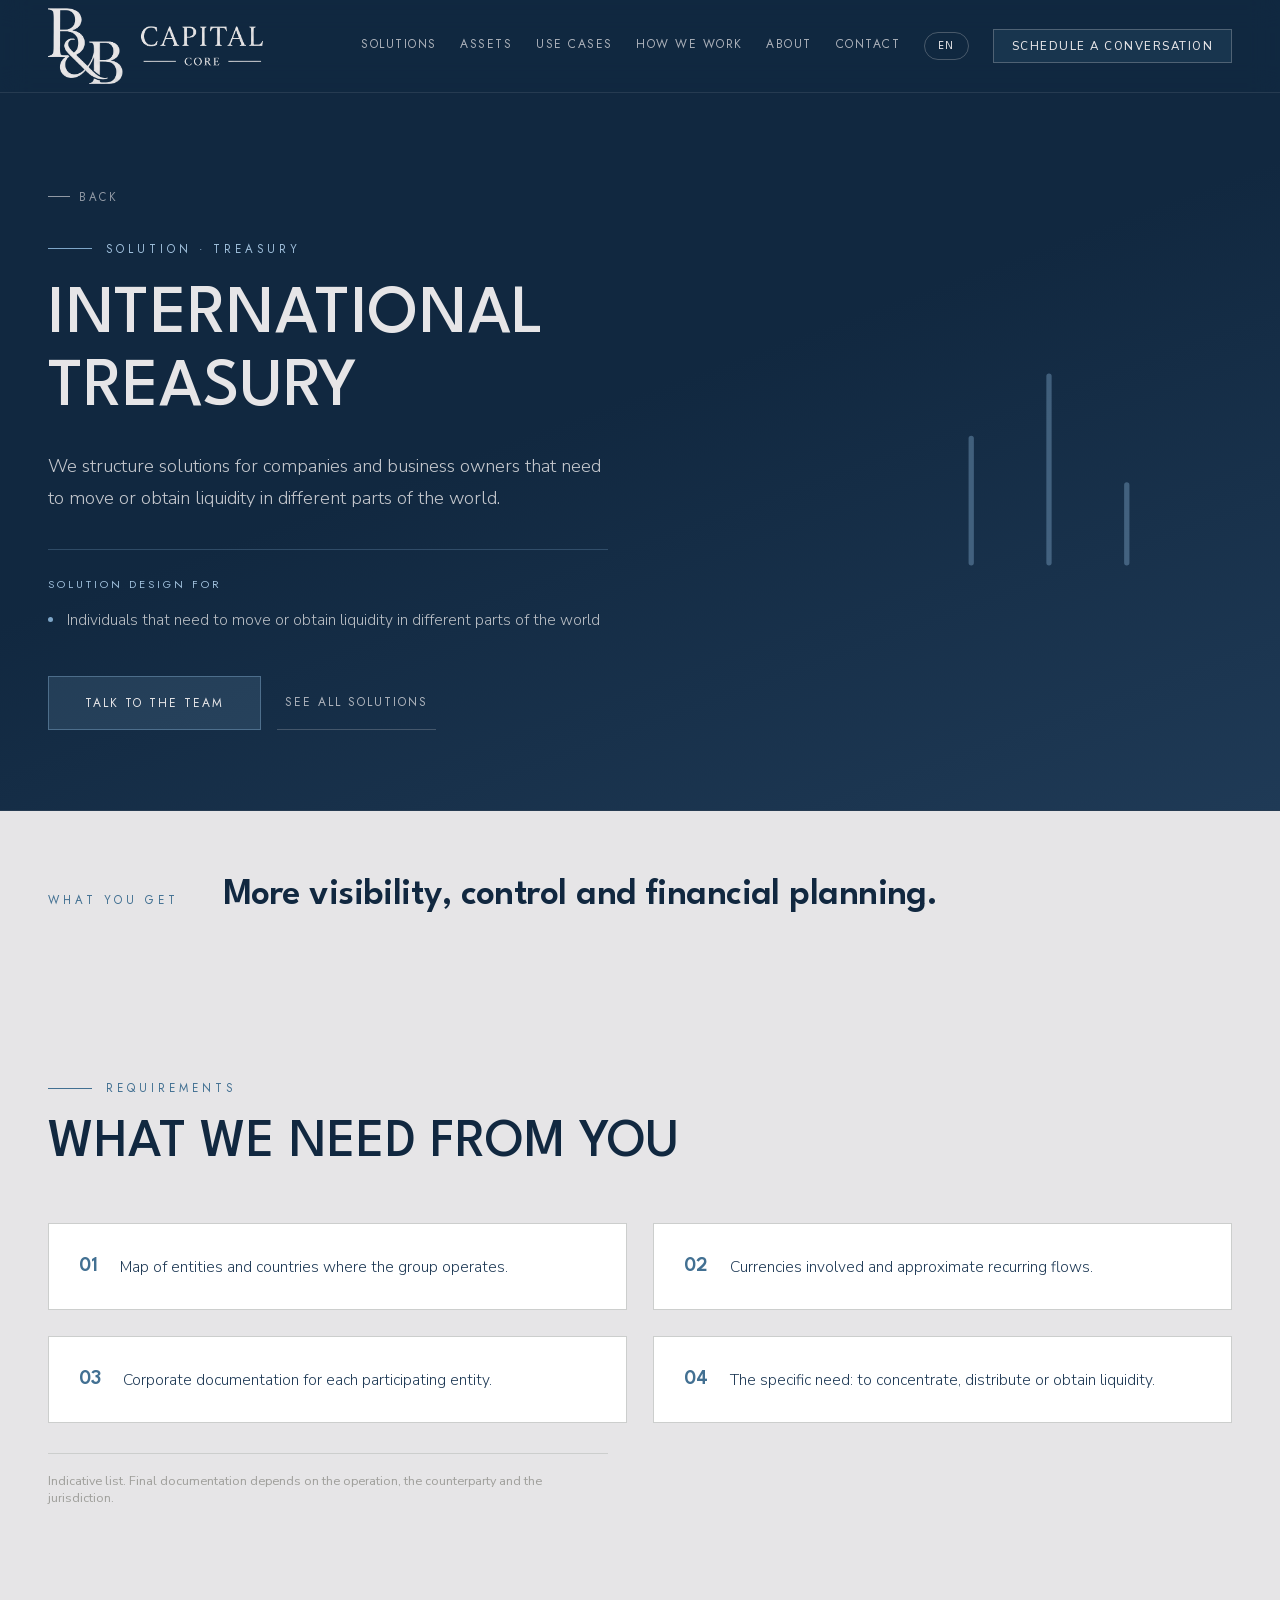
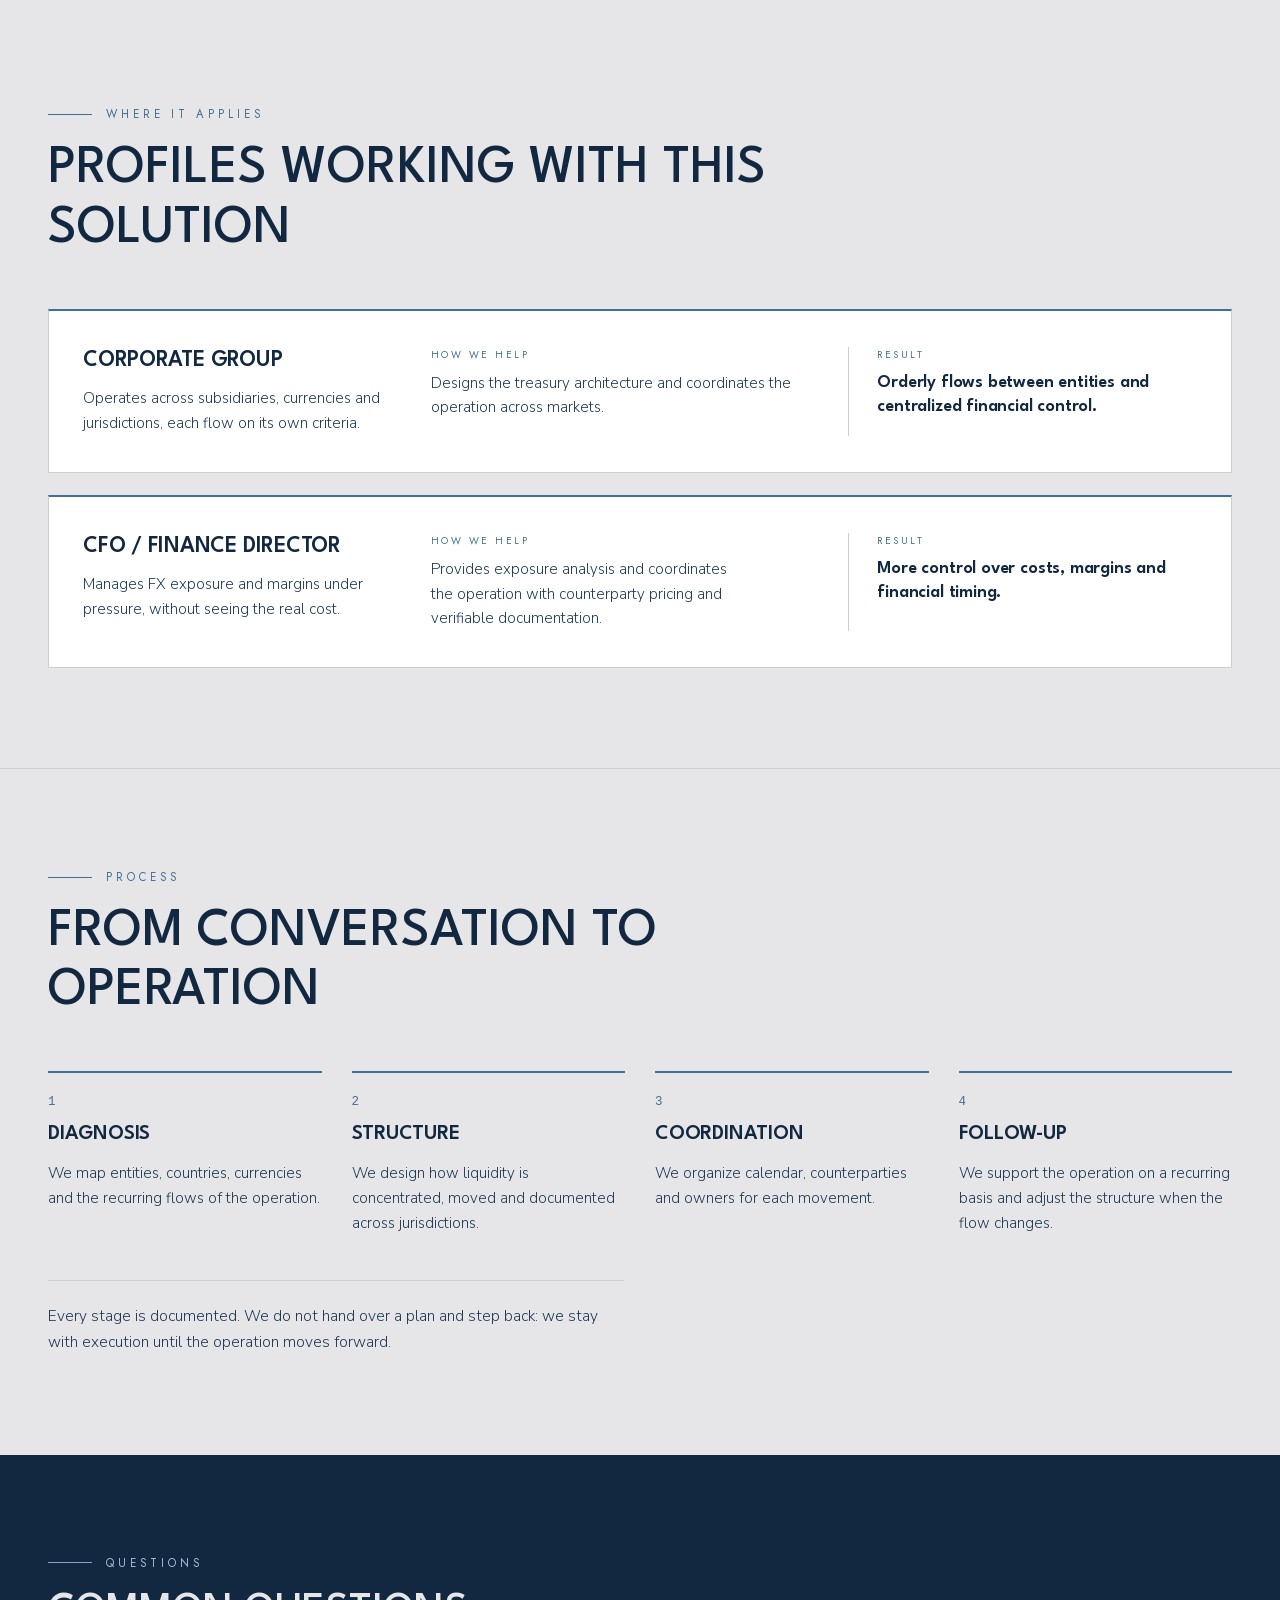
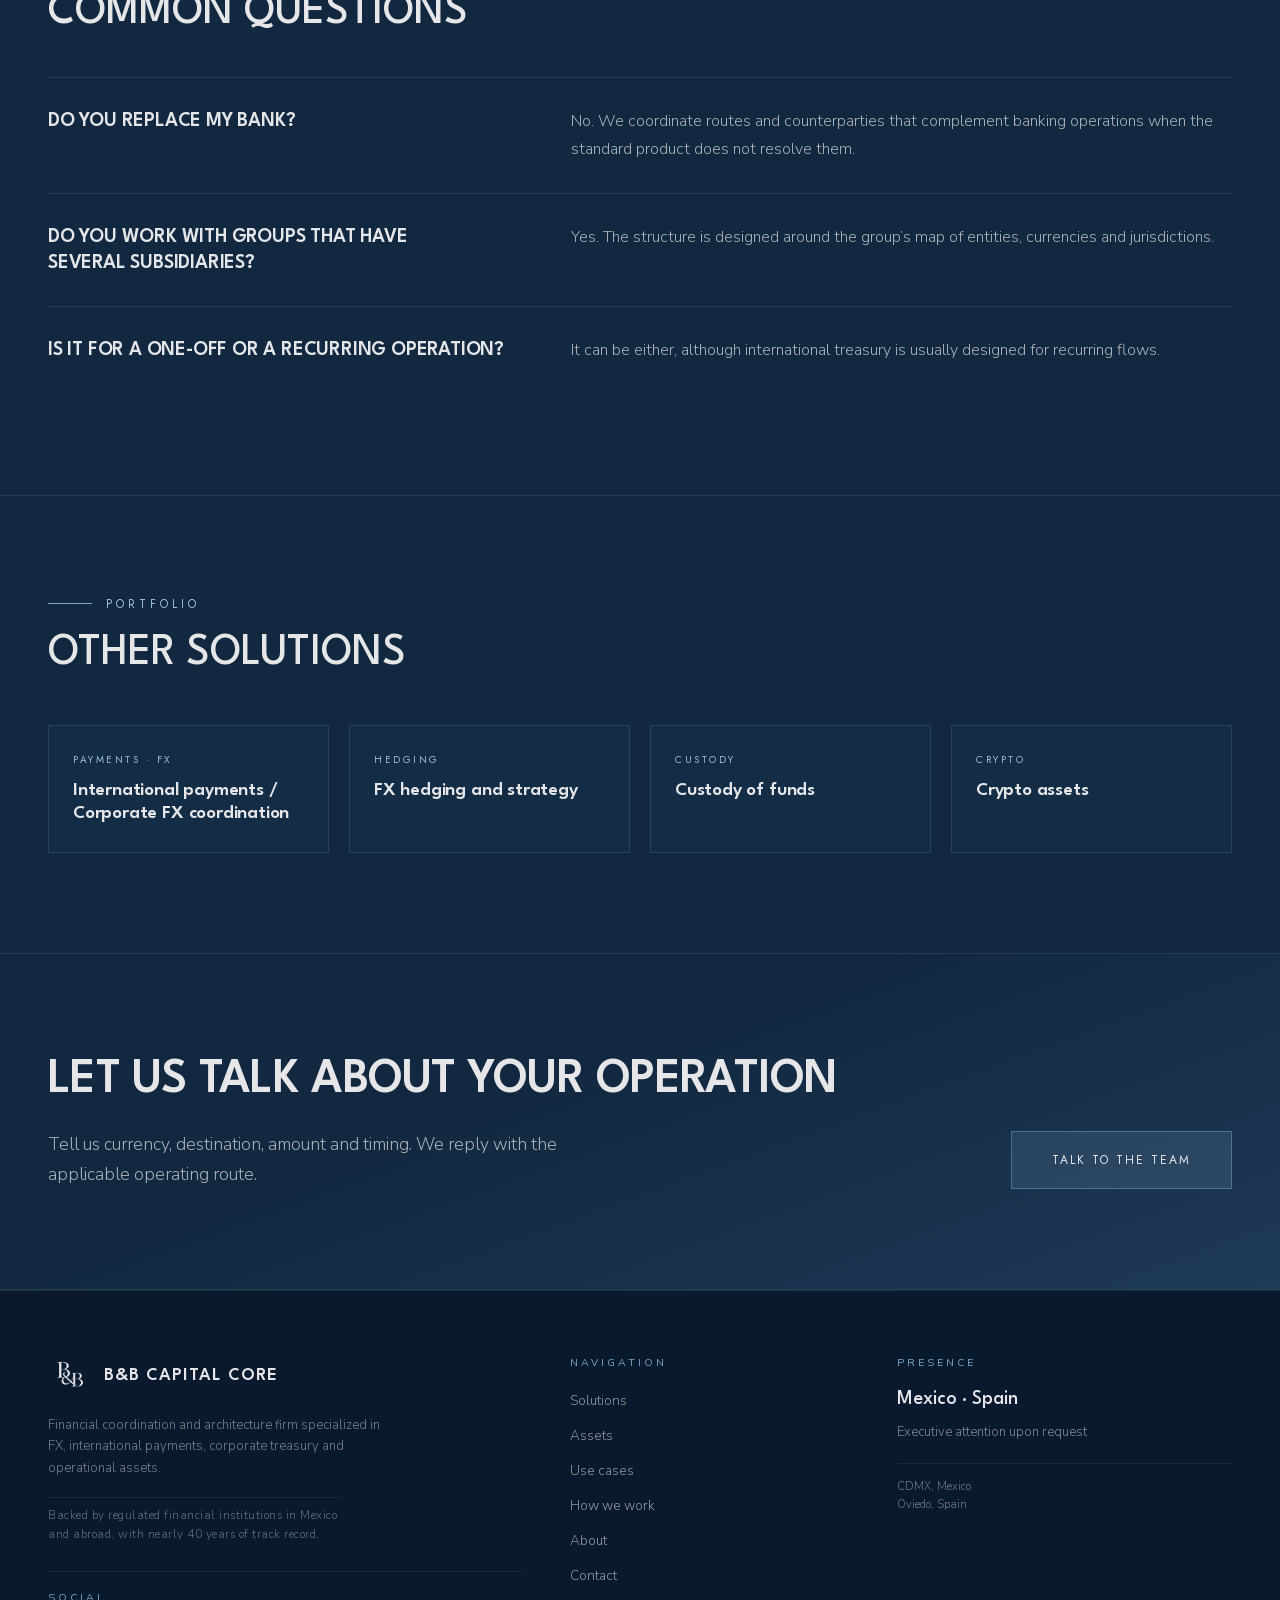
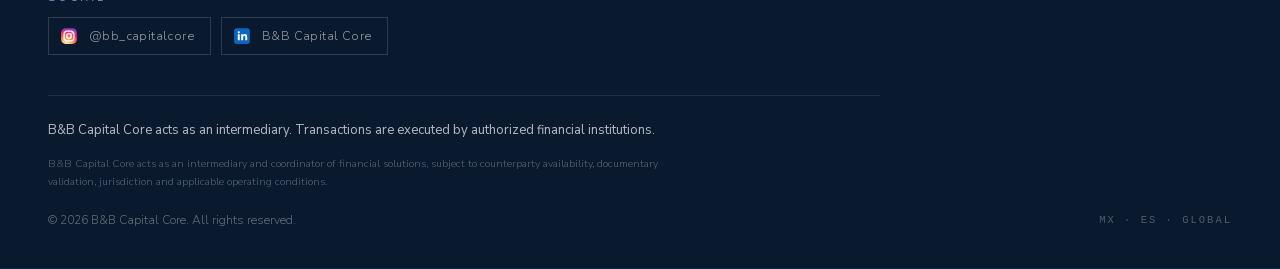
<file: en/solutions/international-treasury/index.html>
<!DOCTYPE html>
<html lang="en">
<head>
<meta charset="utf-8">
<meta name="viewport" content="width=device-width, initial-scale=1">
<!-- Google tag (gtag.js) -->
<script async src="https://www.googletagmanager.com/gtag/js?id=G-EKGG61CCGS"></script>
<script>
  window.dataLayer = window.dataLayer || [];
  function gtag(){dataLayer.push(arguments);}
  gtag('js', new Date());
  gtag('config', 'G-EKGG61CCGS');
</script>
<title>International treasury for companies and individuals | B&amp;B Capital Core</title>
<meta name="description" content="We structure solutions to move or obtain liquidity in different parts of the world, across entities, currencies and jurisdictions.">
<link rel="canonical" href="https://bbcapitalcore.com/en/solutions/international-treasury/">
<link rel="alternate" hreflang="es" href="https://bbcapitalcore.com/soluciones/tesoreria-internacional/">
<link rel="alternate" hreflang="en" href="https://bbcapitalcore.com/en/solutions/international-treasury/">
<link rel="alternate" hreflang="x-default" href="https://bbcapitalcore.com/soluciones/tesoreria-internacional/">
<meta property="og:type" content="website">
<meta property="og:site_name" content="B&amp;B Capital Core">
<meta property="og:locale" content="en_US">
<meta property="og:title" content="International treasury for companies and individuals | B&amp;B Capital Core">
<meta property="og:description" content="We structure solutions to move or obtain liquidity in different parts of the world, across entities, currencies and jurisdictions.">
<meta property="og:url" content="https://bbcapitalcore.com/en/solutions/international-treasury/">
<meta property="og:image" content="https://bbcapitalcore.com/assets/og-card.png">
<meta property="og:image:width" content="1200">
<meta property="og:image:height" content="630">
<meta property="og:image:alt" content="B&amp;B Capital Core">
<meta name="twitter:image" content="https://bbcapitalcore.com/assets/og-card.png">
<meta name="twitter:card" content="summary_large_image">
<meta name="robots" content="index,follow,max-image-preview:large">
<meta name="theme-color" content="#112840">
<link rel="icon" href="../../../assets/monograma-tinta.webp" type="image/webp">
<link rel="stylesheet" href="../../../fonts.css">
<link rel="stylesheet" href="../../../design.css">
<link rel="stylesheet" href="../../../hover.css">
<link rel="stylesheet" href="../../../static.css">
<script type="application/ld+json">{"@context":"https://schema.org","@type":"FinancialService","@id":"https://bbcapitalcore.com/#org","name":"B&B Capital Core","url":"https://bbcapitalcore.com/en/","description":"Financial coordination and architecture firm: international payments, corporate FX coordination, treasury and liquidity for companies operating across borders. Mexico and Spain.","email":"comunicacion@bbcapitalcore.com","sameAs":["https://www.linkedin.com/company/b-b-capital-core/","https://www.instagram.com/bb_capitalcore/"],"areaServed":["MX","ES"],"location":[{"@type":"Place","name":"CDMX, México","address":{"@type":"PostalAddress","addressLocality":"Ciudad de México","addressCountry":"MX"}},{"@type":"Place","name":"Oviedo, España","address":{"@type":"PostalAddress","addressLocality":"Oviedo","addressCountry":"ES"}}]}</script>
<script type="application/ld+json">{"@context":"https://schema.org","@type":"Service","name":"International treasury","description":"We structure solutions for companies and business owners that need to move or obtain liquidity in different parts of the world.","serviceType":"Treasury","provider":{"@id":"https://bbcapitalcore.com/#org"},"areaServed":["MX","ES"],"url":"https://bbcapitalcore.com/en/solutions/international-treasury/"}</script>
<script type="application/ld+json">{"@context":"https://schema.org","@type":"BreadcrumbList","itemListElement":[{"@type":"ListItem","position":1,"name":"Home","item":"https://bbcapitalcore.com/en/"},{"@type":"ListItem","position":2,"name":"Solutions","item":"https://bbcapitalcore.com/en/#soluciones"},{"@type":"ListItem","position":3,"name":"International treasury","item":"https://bbcapitalcore.com/en/solutions/international-treasury/"}]}</script>
<script type="application/ld+json">{"@context":"https://schema.org","@type":"FAQPage","mainEntity":[{"@type":"Question","name":"Do you replace my bank?","acceptedAnswer":{"@type":"Answer","text":"No. We coordinate routes and counterparties that complement banking operations when the standard product does not resolve them."}},{"@type":"Question","name":"Do you work with groups that have several subsidiaries?","acceptedAnswer":{"@type":"Answer","text":"Yes. The structure is designed around the group’s map of entities, currencies and jurisdictions."}},{"@type":"Question","name":"Is it for a one-off or a recurring operation?","acceptedAnswer":{"@type":"Answer","text":"It can be either, although international treasury is usually designed for recurring flows."}}]}</script>
</head>
<body style="margin:0;background:#112840">

<div style="font-family:'Nunito Sans',sans-serif;color:#E6E5E7;background:#112840">

  <!-- NAV -->
  <header data-screen-label="Nav" class="bb-header" style="view-transition-name:bb-header;position:sticky;top:0;z-index:50;display:flex;align-items:center;justify-content:space-between;padding:8px 48px;background:rgba(17,40,64,0.88);backdrop-filter:blur(14px);border-bottom:1px solid rgba(230,229,231,0.10)">
    <a href="../../index.html#inicio" style="display:flex;align-items:center;gap:11px;text-decoration:none;color:#E6E5E7">
      
      <img src="../../../assets/logo-horizontal.webp" alt="B&amp;B Capital Core" class="bb-brandname" style="height:76px;width:auto;aspect-ratio:716/253;object-fit:contain;display:block">
    </a>
    <nav class="bb-nav" style="display:flex;align-items:center;gap:clamp(13px,1.85vw,30px)">
      <a class="bbs1eupixv" href="../../index.html#soluciones" data-navlink="soluciones" style="color:rgba(230,229,231,0.72);text-decoration:none;font-family:'Jost',sans-serif;font-size:12px;letter-spacing:1.5px;text-transform:uppercase;white-space:nowrap;border-bottom:1px solid transparent;padding-bottom:3px;transition:color 0.2s ease,border-color 0.2s ease">Solutions</a>
      <a class="bbs1eupixv" href="../../index.html#divisas" data-navlink="divisas" style="color:rgba(230,229,231,0.72);text-decoration:none;font-family:'Jost',sans-serif;font-size:12px;letter-spacing:1.5px;text-transform:uppercase;white-space:nowrap;border-bottom:1px solid transparent;padding-bottom:3px;transition:color 0.2s ease,border-color 0.2s ease">Assets</a>
      <a class="bbs1eupixv" href="../../index.html#casos" data-navlink="casos" style="color:rgba(230,229,231,0.72);text-decoration:none;font-family:'Jost',sans-serif;font-size:12px;letter-spacing:1.5px;text-transform:uppercase;white-space:nowrap;border-bottom:1px solid transparent;padding-bottom:3px;transition:color 0.2s ease,border-color 0.2s ease">Use cases</a>
      <a class="bbs1eupixv" href="../../index.html#proceso" data-navlink="proceso" style="color:rgba(230,229,231,0.72);text-decoration:none;font-family:'Jost',sans-serif;font-size:12px;letter-spacing:1.5px;text-transform:uppercase;white-space:nowrap;border-bottom:1px solid transparent;padding-bottom:3px;transition:color 0.2s ease,border-color 0.2s ease">How we work</a>
      <a class="bbs1eupixv" href="../../index.html#confianza" data-navlink="confianza" style="color:rgba(230,229,231,0.72);text-decoration:none;font-family:'Jost',sans-serif;font-size:12px;letter-spacing:1.5px;text-transform:uppercase;white-space:nowrap;border-bottom:1px solid transparent;padding-bottom:3px;transition:color 0.2s ease,border-color 0.2s ease">About</a>
      <a class="bbs1eupixv" href="../../index.html#contacto" data-navlink="contacto" style="color:rgba(230,229,231,0.72);text-decoration:none;font-family:'Jost',sans-serif;font-size:12px;letter-spacing:1.5px;text-transform:uppercase;white-space:nowrap;border-bottom:1px solid transparent;padding-bottom:3px;transition:color 0.2s ease,border-color 0.2s ease">Contact</a>
      <button class="bbs8rjwir" aria-label="Cambiar idioma" style="background:none;border:1px solid rgba(204,206,205,0.3);border-radius:999px;color:#E6E5E7;padding:8px 13px;font-family:'League Spartan',sans-serif;font-size:11px;letter-spacing:1.5px;cursor:pointer;transition:all 0.2s ease" data-lang-swap="../../../soluciones/tesoreria-internacional/index.html">EN</button>
      <a class="bbs1rt44n0" href="../../index.html#contacto" style="background:rgba(66,112,146,0.18);color:#E6E5E7;text-decoration:none;padding:8px 18px;font-size:11.5px;letter-spacing:1.5px;text-transform:uppercase;font-weight:500;border:1px solid rgba(204,206,205,0.3);transition:all 0.2s ease">Schedule a conversation</a>
    </nav>
    <button id="bb-burger" class="bb-burger" type="button" aria-label="Abrir menú" aria-expanded="false"><span></span><span></span><span></span></button>
    <div id="bb-prog"></div>
  </header>

  <div id="bb-mpanel" class="bb-mpanel">
      <a href="../../index.html#soluciones">Solutions</a>
      <a href="../../index.html#divisas">Assets</a>
      <a href="../../index.html#casos">Use cases</a>
      <a href="../../index.html#proceso">How we work</a>
      <a href="../../index.html#confianza">About</a>
      <a href="../../index.html#contacto">Contact</a>
      <div class="bb-mpanel-foot">
        <a href="../../index.html#contacto" style="display:inline-flex;align-items:center;justify-content:center;gap:12px;background:linear-gradient(120deg,#1F3A56,#427092);color:#FFFFFF;text-decoration:none;padding:17px 30px;font-size:12px;letter-spacing:2.5px;text-transform:uppercase;font-weight:500;border:1px solid rgba(204,206,205,0.34);font-family:'League Spartan',sans-serif;opacity:1;transform:none;border-bottom:1px solid rgba(204,206,205,0.34)">Schedule a conversation</a>
        <span style="font-size:9px;letter-spacing:3.4px;text-transform:uppercase;color:rgba(230,229,231,0.4)">B&amp;B Capital Core · Financial Firm</span>
      </div>
  </div>

  

  <template id="__bundler_thumbnail" data-bg-color="#112840">
    <svg viewBox="0 0 1200 800" xmlns="http://www.w3.org/2000/svg">
      <rect width="1200" height="800" fill="#112840"></rect>
      <text x="600" y="430" text-anchor="middle" font-family="Georgia,serif" font-size="200" font-weight="600" fill="#E6E5E7" letter-spacing="8">B&amp;B</text>
      <rect x="440" y="500" width="320" height="2" fill="#7EA6C8"></rect>
      <text x="600" y="566" text-anchor="middle" font-family="Georgia,serif" font-size="44" fill="#9FBFDB" letter-spacing="14">CAPITAL CORE</text>
    </svg>
  </template>

  
  <!-- VISTA DE SERVICIO -->
  <section data-screen-label="Servicio · Hero" style="position:relative;overflow:hidden;border-bottom:1px solid rgba(230,229,231,0.10);background:linear-gradient(160deg,#112840 45%,#1F3A56)">
    <div class="bb-shell" style="max-width:1280px;margin:0 auto;padding:88px 48px 80px">
      <a class="bbs1q2c8zf" href="../../index.html#soluciones" style="display:inline-flex;align-items:center;gap:9px;color:rgba(230,229,231,0.6);text-decoration:none;font-family:'Jost',sans-serif;font-size:11.5px;letter-spacing:2.5px;text-transform:uppercase;margin-bottom:36px;transition:color .2s ease">
        <span aria-hidden="true" style="display:block;width:22px;height:1px;background:currentColor"></span>Back
      </a>
      <div class="bb-svc-hero" style="display:grid;grid-template-columns:minmax(0,1.35fr) minmax(0,0.65fr);gap:56px;align-items:center">
        <div style="min-width:0">
          <div style="display:flex;align-items:center;gap:14px;margin-bottom:22px">
            <span aria-hidden="true" style="display:block;width:44px;height:1px;background:#7EA6C8"></span>
            <span style="font-family:'Jost',sans-serif;font-size:11.5px;letter-spacing:4px;text-transform:uppercase;color:#9FBFDB;white-space:nowrap">Solution · Treasury</span>
          </div>
          <h1 style="font-family:'League Spartan',sans-serif;font-weight:500;letter-spacing:0.01em;font-size:clamp(38px,5.4vw,80px);line-height:1.06;margin:0 0 26px;max-width:20ch;text-wrap:pretty">International treasury</h1>
          <p style="font-size:18.5px;font-weight:300;line-height:1.72;color:rgba(230,229,231,0.84);margin:0;max-width:52ch;text-wrap:pretty">We structure solutions for companies and business owners that need to move or obtain liquidity in different parts of the world.</p>
          
            <div style="margin-top:34px;padding-top:26px;border-top:1px solid rgba(126,166,200,0.28);display:flex;flex-direction:column;gap:15px;max-width:56ch">
              <span style="font-family:'Jost',sans-serif;font-size:11px;letter-spacing:3px;text-transform:uppercase;color:#9FBFDB">Solution design for</span>
              
                <div style="display:flex;gap:14px;align-items:flex-start">
                  <span aria-hidden="true" style="flex:none;width:5px;height:5px;margin-top:10px;background:#7EA6C8;border-radius:50%"></span>
                  <span style="font-size:15.5px;font-weight:300;line-height:1.62;color:rgba(230,229,231,0.78);text-wrap:pretty">Individuals that need to move or obtain liquidity in different parts of the world</span>
                </div>
              
            </div>
          
          <div style="display:flex;flex-wrap:wrap;gap:16px;margin-top:44px">
            <a class="bbs4msfry" href="../../index.html#contacto" style="display:inline-flex;align-items:center;gap:12px;background:rgba(126,166,200,0.16);color:#E6E5E7;text-decoration:none;padding:17px 36px;font-family:'Jost',sans-serif;font-size:12px;letter-spacing:2px;text-transform:uppercase;border:1px solid rgba(126,166,200,0.45);white-space:nowrap;transition:background .2s ease,border-color .2s ease,color .2s ease">Talk to the team</a>
            <a class="bbs191iaar" href="../../index.html#soluciones" style="display:inline-flex;align-items:center;gap:12px;color:rgba(230,229,231,0.72);text-decoration:none;padding:17px 8px;font-family:'Jost',sans-serif;font-size:12px;letter-spacing:2px;text-transform:uppercase;border-bottom:1px solid rgba(230,229,231,0.22);white-space:nowrap;transition:color .2s ease,border-color .2s ease">See all solutions</a>
          </div>
        </div>
        <div class="bb-svc-icon" aria-hidden="true" style="display:flex;justify-content:center;align-items:center;min-width:0">
          <svg viewBox="8 8 18 18" style="width:100%;max-width:280px;height:auto;fill:none;stroke:#7EA6C8;stroke-width:0.34;stroke-linecap:round;stroke-linejoin:round;opacity:0.42">
            <path d="M 12 22 v -8 M 17 22 v -12 M 22 22 v -5"></path>
          </svg>
        </div>
      </div>
    </div>
  </section>

  <section data-screen-label="Servicio · Beneficio" style="background:#E6E5E7;color:#112840">
    <div class="bb-shell" style="max-width:1280px;margin:0 auto;padding:62px 48px;display:flex;align-items:baseline;gap:44px;flex-wrap:wrap">
      <span style="font-family:'Jost',sans-serif;font-size:11.5px;letter-spacing:4px;text-transform:uppercase;color:#427092;white-space:nowrap">What you get</span>
      <p style="font-family:'League Spartan',sans-serif;font-weight:600;letter-spacing:-0.015em;font-size:clamp(22px,2.9vw,42px);line-height:1.22;margin:0;color:#112840;flex:1 1 420px;text-wrap:pretty">More visibility, control and financial planning.</p>
    </div>
  </section>

  
  <section data-screen-label="Servicio · Requisitos" style="background:#E6E5E7;color:#112840">
    <div class="bb-shell" style="max-width:1280px;margin:0 auto;padding:100px 48px">
      <div style="display:flex;align-items:center;gap:14px;margin-bottom:18px">
        <span aria-hidden="true" style="display:block;width:44px;height:1px;background:#427092"></span>
        <span style="font-family:'Jost',sans-serif;font-size:11.5px;letter-spacing:4px;text-transform:uppercase;color:#427092;white-space:nowrap">Requirements</span>
      </div>
      <h2 style="font-family:'League Spartan',sans-serif;font-weight:500;font-size:clamp(32px,4.2vw,54px);line-height:1.1;margin:0 0 50px;max-width:22ch;color:#112840">What we need from you</h2>
      <div style="display:grid;grid-template-columns:repeat(2,minmax(0,1fr));gap:26px">
        
          <div style="display:flex;gap:22px;align-items:flex-start;padding:30px 30px;background:#FFFFFF;border:1px solid #CCCECD;min-width:0">
            <span style="font-family:'League Spartan',sans-serif;font-weight:600;font-size:20px;color:#427092;flex:none;line-height:1.2">01</span>
            <span style="font-size:15.5px;font-weight:300;line-height:1.62;color:#1F3A56;text-wrap:pretty">Map of entities and countries where the group operates.</span>
          </div>
        
          <div style="display:flex;gap:22px;align-items:flex-start;padding:30px 30px;background:#FFFFFF;border:1px solid #CCCECD;min-width:0">
            <span style="font-family:'League Spartan',sans-serif;font-weight:600;font-size:20px;color:#427092;flex:none;line-height:1.2">02</span>
            <span style="font-size:15.5px;font-weight:300;line-height:1.62;color:#1F3A56;text-wrap:pretty">Currencies involved and approximate recurring flows.</span>
          </div>
        
          <div style="display:flex;gap:22px;align-items:flex-start;padding:30px 30px;background:#FFFFFF;border:1px solid #CCCECD;min-width:0">
            <span style="font-family:'League Spartan',sans-serif;font-weight:600;font-size:20px;color:#427092;flex:none;line-height:1.2">03</span>
            <span style="font-size:15.5px;font-weight:300;line-height:1.62;color:#1F3A56;text-wrap:pretty">Corporate documentation for each participating entity.</span>
          </div>
        
          <div style="display:flex;gap:22px;align-items:flex-start;padding:30px 30px;background:#FFFFFF;border:1px solid #CCCECD;min-width:0">
            <span style="font-family:'League Spartan',sans-serif;font-weight:600;font-size:20px;color:#427092;flex:none;line-height:1.2">04</span>
            <span style="font-size:15.5px;font-weight:300;line-height:1.62;color:#1F3A56;text-wrap:pretty">The specific need: to concentrate, distribute or obtain liquidity.</span>
          </div>
        
      </div>
      <p style="font-size:12.5px;color:#9F9F9B;margin:30px 0 0;padding-top:18px;border-top:1px solid #CCCECD;max-width:70ch">Indicative list. Final documentation depends on the operation, the counterparty and the jurisdiction.</p>
    </div>
  </section>
  

  
  <section data-screen-label="Servicio · Casos" style="background:#E6E5E7;color:#112840">
    <div class="bb-shell" style="max-width:1280px;margin:0 auto;padding:100px 48px">
      <div style="display:flex;align-items:center;gap:14px;margin-bottom:18px">
        <span aria-hidden="true" style="display:block;width:44px;height:1px;background:#427092"></span>
        <span style="font-family:'Jost',sans-serif;font-size:11.5px;letter-spacing:4px;text-transform:uppercase;color:#427092;white-space:nowrap">Where it applies</span>
      </div>
      <h2 style="font-family:'League Spartan',sans-serif;font-weight:500;font-size:clamp(32px,4.2vw,54px);line-height:1.1;margin:0 0 50px;max-width:24ch;color:#112840">Profiles working with this solution</h2>
      <div style="display:flex;flex-direction:column;gap:22px">
        
          <div class="bb-svc-case" style="display:grid;grid-template-columns:minmax(0,0.9fr) minmax(0,1.1fr) minmax(0,1fr);gap:34px;padding:36px 34px;background:#FFFFFF;border:1px solid #CCCECD;border-top:2px solid #427092">
            <div style="display:flex;flex-direction:column;gap:12px;min-width:0">
              <h3 style="font-family:'League Spartan',sans-serif;font-weight:600;font-size:23px;letter-spacing:-0.01em;line-height:1.2;margin:0;color:#112840">Corporate group</h3>
              <p style="font-size:15px;font-weight:300;line-height:1.65;color:#1F3A56;margin:0;text-wrap:pretty">Operates across subsidiaries, currencies and jurisdictions, each flow on its own criteria.</p>
            </div>
            <div style="display:flex;flex-direction:column;gap:9px;min-width:0">
              <span style="font-family:'Jost',sans-serif;font-size:10px;letter-spacing:2.5px;text-transform:uppercase;color:#427092">How we help</span>
              <p style="font-size:15px;font-weight:300;line-height:1.65;color:#1F3A56;margin:0;text-wrap:pretty">Designs the treasury architecture and coordinates the operation across markets.</p>
            </div>
            <div style="display:flex;flex-direction:column;gap:9px;min-width:0;padding-left:28px;border-left:1px solid #CCCECD">
              <span style="font-family:'Jost',sans-serif;font-size:10px;letter-spacing:2.5px;text-transform:uppercase;color:#427092">Result</span>
              <p style="font-family:'League Spartan',sans-serif;font-weight:600;font-size:18px;line-height:1.35;letter-spacing:-0.01em;color:#112840;margin:0;text-wrap:pretty">Orderly flows between entities and centralized financial control.</p>
            </div>
          </div>
        
          <div class="bb-svc-case" style="display:grid;grid-template-columns:minmax(0,0.9fr) minmax(0,1.1fr) minmax(0,1fr);gap:34px;padding:36px 34px;background:#FFFFFF;border:1px solid #CCCECD;border-top:2px solid #427092">
            <div style="display:flex;flex-direction:column;gap:12px;min-width:0">
              <h3 style="font-family:'League Spartan',sans-serif;font-weight:600;font-size:23px;letter-spacing:-0.01em;line-height:1.2;margin:0;color:#112840">CFO / Finance director</h3>
              <p style="font-size:15px;font-weight:300;line-height:1.65;color:#1F3A56;margin:0;text-wrap:pretty">Manages FX exposure and margins under pressure, without seeing the real cost.</p>
            </div>
            <div style="display:flex;flex-direction:column;gap:9px;min-width:0">
              <span style="font-family:'Jost',sans-serif;font-size:10px;letter-spacing:2.5px;text-transform:uppercase;color:#427092">How we help</span>
              <p style="font-size:15px;font-weight:300;line-height:1.65;color:#1F3A56;margin:0;text-wrap:pretty">Provides exposure analysis and coordinates the operation with counterparty pricing and verifiable documentation.</p>
            </div>
            <div style="display:flex;flex-direction:column;gap:9px;min-width:0;padding-left:28px;border-left:1px solid #CCCECD">
              <span style="font-family:'Jost',sans-serif;font-size:10px;letter-spacing:2.5px;text-transform:uppercase;color:#427092">Result</span>
              <p style="font-family:'League Spartan',sans-serif;font-weight:600;font-size:18px;line-height:1.35;letter-spacing:-0.01em;color:#112840;margin:0;text-wrap:pretty">More control over costs, margins and financial timing.</p>
            </div>
          </div>
        
      </div>
    </div>
  </section>
  

  
  <section data-screen-label="Servicio · Proceso" style="background:#E6E5E7;color:#112840;border-top:1px solid #CCCECD">
    <div class="bb-shell" style="max-width:1280px;margin:0 auto;padding:100px 48px">
      <div style="display:flex;align-items:center;gap:14px;margin-bottom:18px">
        <span aria-hidden="true" style="display:block;width:44px;height:1px;background:#427092"></span>
        <span style="font-family:'Jost',sans-serif;font-size:11.5px;letter-spacing:4px;text-transform:uppercase;color:#427092;white-space:nowrap">Process</span>
      </div>
      <h2 style="font-family:'League Spartan',sans-serif;font-weight:500;font-size:clamp(32px,4.2vw,54px);line-height:1.1;margin:0 0 50px;max-width:24ch;color:#112840">From conversation to operation</h2>
      <div class="bb-svc-proc" style="display:grid;grid-template-columns:repeat(4,minmax(0,1fr));gap:30px">
        
          <div style="display:flex;flex-direction:column;gap:13px;min-width:0;padding-top:22px;border-top:2px solid #427092">
            <span style="font-family:ui-monospace,monospace;font-size:12.5px;letter-spacing:2px;color:#427092">1</span>
            <h3 style="font-family:'League Spartan',sans-serif;font-weight:600;font-size:21px;letter-spacing:-0.01em;line-height:1.22;margin:0;color:#112840;text-wrap:pretty">Diagnosis</h3>
            <p style="font-size:15px;font-weight:300;line-height:1.66;color:#1F3A56;margin:0;text-wrap:pretty">We map entities, countries, currencies and the recurring flows of the operation.</p>
          </div>
        
          <div style="display:flex;flex-direction:column;gap:13px;min-width:0;padding-top:22px;border-top:2px solid #427092">
            <span style="font-family:ui-monospace,monospace;font-size:12.5px;letter-spacing:2px;color:#427092">2</span>
            <h3 style="font-family:'League Spartan',sans-serif;font-weight:600;font-size:21px;letter-spacing:-0.01em;line-height:1.22;margin:0;color:#112840;text-wrap:pretty">Structure</h3>
            <p style="font-size:15px;font-weight:300;line-height:1.66;color:#1F3A56;margin:0;text-wrap:pretty">We design how liquidity is concentrated, moved and documented across jurisdictions.</p>
          </div>
        
          <div style="display:flex;flex-direction:column;gap:13px;min-width:0;padding-top:22px;border-top:2px solid #427092">
            <span style="font-family:ui-monospace,monospace;font-size:12.5px;letter-spacing:2px;color:#427092">3</span>
            <h3 style="font-family:'League Spartan',sans-serif;font-weight:600;font-size:21px;letter-spacing:-0.01em;line-height:1.22;margin:0;color:#112840;text-wrap:pretty">Coordination</h3>
            <p style="font-size:15px;font-weight:300;line-height:1.66;color:#1F3A56;margin:0;text-wrap:pretty">We organize calendar, counterparties and owners for each movement.</p>
          </div>
        
          <div style="display:flex;flex-direction:column;gap:13px;min-width:0;padding-top:22px;border-top:2px solid #427092">
            <span style="font-family:ui-monospace,monospace;font-size:12.5px;letter-spacing:2px;color:#427092">4</span>
            <h3 style="font-family:'League Spartan',sans-serif;font-weight:600;font-size:21px;letter-spacing:-0.01em;line-height:1.22;margin:0;color:#112840;text-wrap:pretty">Follow-up</h3>
            <p style="font-size:15px;font-weight:300;line-height:1.66;color:#1F3A56;margin:0;text-wrap:pretty">We support the operation on a recurring basis and adjust the structure when the flow changes.</p>
          </div>
        
      </div>
      <p style="font-size:15.5px;font-weight:300;line-height:1.68;color:#1F3A56;margin:44px 0 0;padding-top:22px;border-top:1px solid #CCCECD;max-width:64ch;text-wrap:pretty">Every stage is documented. We do not hand over a plan and step back: we stay with execution until the operation moves forward.</p>
    </div>
  </section>
  

  
  <section data-screen-label="Servicio · Dudas" style="border-bottom:1px solid rgba(230,229,231,0.10)">
    <div class="bb-shell" style="max-width:1280px;margin:0 auto;padding:100px 48px">
      <div style="display:flex;align-items:center;gap:14px;margin-bottom:18px">
        <span aria-hidden="true" style="display:block;width:44px;height:1px;background:#7EA6C8"></span>
        <span style="font-family:'Jost',sans-serif;font-size:11.5px;letter-spacing:4px;text-transform:uppercase;color:#9FBFDB;white-space:nowrap">Questions</span>
      </div>
      <h2 style="font-family:'League Spartan',sans-serif;font-weight:500;font-size:clamp(28px,3.4vw,46px);line-height:1.12;margin:0 0 40px">Common questions</h2>
      <div style="display:flex;flex-direction:column">
        
          <div class="bb-svc-faq" style="display:grid;grid-template-columns:minmax(0,0.85fr) minmax(0,1.15fr);gap:34px;padding:30px 0;border-top:1px solid rgba(230,229,231,0.12)">
            <h3 style="font-family:'League Spartan',sans-serif;font-weight:600;font-size:20px;letter-spacing:-0.01em;line-height:1.3;margin:0;color:#E6E5E7;text-wrap:pretty">Do you replace my bank?</h3>
            <p style="font-size:16px;font-weight:300;line-height:1.72;color:rgba(230,229,231,0.72);margin:0;text-wrap:pretty">No. We coordinate routes and counterparties that complement banking operations when the standard product does not resolve them.</p>
          </div>
        
          <div class="bb-svc-faq" style="display:grid;grid-template-columns:minmax(0,0.85fr) minmax(0,1.15fr);gap:34px;padding:30px 0;border-top:1px solid rgba(230,229,231,0.12)">
            <h3 style="font-family:'League Spartan',sans-serif;font-weight:600;font-size:20px;letter-spacing:-0.01em;line-height:1.3;margin:0;color:#E6E5E7;text-wrap:pretty">Do you work with groups that have several subsidiaries?</h3>
            <p style="font-size:16px;font-weight:300;line-height:1.72;color:rgba(230,229,231,0.72);margin:0;text-wrap:pretty">Yes. The structure is designed around the group’s map of entities, currencies and jurisdictions.</p>
          </div>
        
          <div class="bb-svc-faq" style="display:grid;grid-template-columns:minmax(0,0.85fr) minmax(0,1.15fr);gap:34px;padding:30px 0;border-top:1px solid rgba(230,229,231,0.12)">
            <h3 style="font-family:'League Spartan',sans-serif;font-weight:600;font-size:20px;letter-spacing:-0.01em;line-height:1.3;margin:0;color:#E6E5E7;text-wrap:pretty">Is it for a one-off or a recurring operation?</h3>
            <p style="font-size:16px;font-weight:300;line-height:1.72;color:rgba(230,229,231,0.72);margin:0;text-wrap:pretty">It can be either, although international treasury is usually designed for recurring flows.</p>
          </div>
        
      </div>
    </div>
  </section>
  

  <section data-screen-label="Servicio · Portafolio" style="border-bottom:1px solid rgba(230,229,231,0.10)">
    <div class="bb-shell" style="max-width:1280px;margin:0 auto;padding:100px 48px">
      <div style="display:flex;align-items:center;gap:14px;margin-bottom:18px">
        <span aria-hidden="true" style="display:block;width:44px;height:1px;background:#7EA6C8"></span>
        <span style="font-family:'Jost',sans-serif;font-size:11.5px;letter-spacing:4px;text-transform:uppercase;color:#9FBFDB;white-space:nowrap">Portfolio</span>
      </div>
      <h2 style="font-family:'League Spartan',sans-serif;font-weight:500;font-size:clamp(28px,3.4vw,46px);line-height:1.12;margin:0 0 46px">Other solutions</h2>
      <div class="bb-svc-4" style="display:grid;grid-template-columns:repeat(4,minmax(0,1fr));gap:20px">
        
          <a class="bbsijrczq" href="../international-payments-fx/index.html" style="display:flex;flex-direction:column;gap:12px;padding:26px 24px;background:rgba(31,58,86,0.28);border:1px solid rgba(126,166,200,0.18);text-decoration:none;color:#E6E5E7;min-width:0;transition:background .22s ease,border-color .22s ease,transform .26s cubic-bezier(.2,.7,.2,1)">
            <span style="font-family:'Jost',sans-serif;font-size:10px;letter-spacing:2.5px;text-transform:uppercase;color:#9FBFDB">Payments · FX</span>
            <span style="font-family:'League Spartan',sans-serif;font-weight:600;font-size:19px;letter-spacing:-0.01em;line-height:1.25;text-wrap:pretty">International payments / Corporate FX coordination</span>
          </a>
        
          <a class="bbsijrczq" href="../fx-hedging-strategy/index.html" style="display:flex;flex-direction:column;gap:12px;padding:26px 24px;background:rgba(31,58,86,0.28);border:1px solid rgba(126,166,200,0.18);text-decoration:none;color:#E6E5E7;min-width:0;transition:background .22s ease,border-color .22s ease,transform .26s cubic-bezier(.2,.7,.2,1)">
            <span style="font-family:'Jost',sans-serif;font-size:10px;letter-spacing:2.5px;text-transform:uppercase;color:#9FBFDB">Hedging</span>
            <span style="font-family:'League Spartan',sans-serif;font-weight:600;font-size:19px;letter-spacing:-0.01em;line-height:1.25;text-wrap:pretty">FX hedging and strategy</span>
          </a>
        
          <a class="bbsijrczq" href="../custody-of-funds/index.html" style="display:flex;flex-direction:column;gap:12px;padding:26px 24px;background:rgba(31,58,86,0.28);border:1px solid rgba(126,166,200,0.18);text-decoration:none;color:#E6E5E7;min-width:0;transition:background .22s ease,border-color .22s ease,transform .26s cubic-bezier(.2,.7,.2,1)">
            <span style="font-family:'Jost',sans-serif;font-size:10px;letter-spacing:2.5px;text-transform:uppercase;color:#9FBFDB">Custody</span>
            <span style="font-family:'League Spartan',sans-serif;font-weight:600;font-size:19px;letter-spacing:-0.01em;line-height:1.25;text-wrap:pretty">Custody of funds</span>
          </a>
        
          <a class="bbsijrczq" href="../crypto-assets/index.html" style="display:flex;flex-direction:column;gap:12px;padding:26px 24px;background:rgba(31,58,86,0.28);border:1px solid rgba(126,166,200,0.18);text-decoration:none;color:#E6E5E7;min-width:0;transition:background .22s ease,border-color .22s ease,transform .26s cubic-bezier(.2,.7,.2,1)">
            <span style="font-family:'Jost',sans-serif;font-size:10px;letter-spacing:2.5px;text-transform:uppercase;color:#9FBFDB">Crypto</span>
            <span style="font-family:'League Spartan',sans-serif;font-weight:600;font-size:19px;letter-spacing:-0.01em;line-height:1.25;text-wrap:pretty">Crypto assets</span>
          </a>
        
      </div>
    </div>
  </section>

  <section data-screen-label="Servicio · Cierre" style="background:linear-gradient(160deg,#112840 40%,#1F3A56);border-bottom:1px solid rgba(230,229,231,0.10)">
    <div class="bb-shell" style="max-width:1280px;margin:0 auto;padding:100px 48px;display:flex;align-items:flex-end;justify-content:space-between;gap:48px;flex-wrap:wrap">
      <div style="flex:1 1 460px;min-width:0">
        <h2 style="font-family:'League Spartan',sans-serif;font-weight:600;letter-spacing:-0.015em;font-size:clamp(28px,3.8vw,50px);line-height:1.12;margin:0 0 20px">Let us talk about your operation</h2>
        <p style="font-size:17.5px;font-weight:300;line-height:1.72;color:rgba(230,229,231,0.72);margin:0;max-width:48ch;text-wrap:pretty">Tell us currency, destination, amount and timing. We reply with the applicable operating route.</p>
      </div>
      <a class="bbs4msfry" href="../../index.html#contacto" style="display:inline-flex;align-items:center;gap:12px;background:rgba(126,166,200,0.16);color:#E6E5E7;text-decoration:none;padding:19px 40px;font-family:'Jost',sans-serif;font-size:12px;letter-spacing:2px;text-transform:uppercase;border:1px solid rgba(126,166,200,0.45);flex:none;white-space:nowrap;transition:background .2s ease,border-color .2s ease,color .2s ease">Talk to the team</a>
    </div>
  </section>
  

  <!-- FOOTER -->
  <footer data-screen-label="Footer" style="background:#0A1A2E;border-top:1px solid rgba(230,229,231,0.10)">
    <div style="max-width:1280px;margin:0 auto;padding:64px 48px 40px;display:grid;grid-template-columns:1.7fr 1fr 1.2fr;gap:48px">
      <!-- Col 1 · Marca -->
      <div aria-hidden="true" style="position:absolute;left:-9999px;top:0;width:1px;height:1px;overflow:hidden;opacity:0;pointer-events:none">
        <img id="bb-logo-off" src="../../../assets/monograma-claro.webp" alt="">
        <img id="bb-logo-ink" src="../../../assets/monograma-tinta.webp" alt="">
      </div>
      <div style="display:flex;flex-direction:column;gap:18px">
        <div style="display:flex;align-items:center;gap:14px">
          <img src="../../../assets/monograma-claro.webp" alt="Monograma B&amp;B" style="width:42px;height:42px;object-fit:contain">
          <span style="display:flex;flex-direction:column;gap:2px;line-height:1.2"><span style="font-family:'League Spartan',sans-serif;font-size:18px;letter-spacing:1px;font-weight:600">B&amp;B CAPITAL CORE</span></span>
        </div>
        <span style="font-size:13px;font-weight:300;color:rgba(230,229,231,0.5);max-width:42ch;line-height:1.65">Financial coordination and architecture firm specialized in FX, international payments, corporate treasury and operational assets.</span>
        <span style="font-size:11.5px;font-weight:300;letter-spacing:0.5px;color:rgba(230,229,231,0.4);max-width:42ch;line-height:1.6;padding-top:8px;border-top:1px solid rgba(230,229,231,0.08)">Backed by regulated financial institutions in Mexico and abroad, with nearly 40 years of track record.</span>
        <div style="display:flex;flex-direction:column;gap:12px;margin-top:10px;padding-top:18px;border-top:1px solid rgba(230,229,231,0.08)">
          <span style="font-size:10.5px;letter-spacing:3px;text-transform:uppercase;color:#7EA6C8">Social</span>
          <div style="display:flex;gap:10px;flex-wrap:wrap">
            <a class="bbs1i5slis" href="https://www.instagram.com/bb_capitalcore?igsh=OThrcmdvN3F4MjF2" target="_blank" rel="noopener" aria-label="Instagram" title="Instagram" style="display:inline-flex;align-items:center;gap:11px;padding:9px 16px 9px 11px;border:1px solid rgba(230,229,231,0.16);color:rgba(230,229,231,0.62);text-decoration:none;transition:all 0.25s ease">
              <svg width="18" height="18" viewBox="0 0 24 24" aria-hidden="true"><defs><radialGradient id="bbIgGrad" cx="30%" cy="107%" r="150%"><stop offset="0" stop-color="#FDF497"></stop><stop offset="0.05" stop-color="#FDF497"></stop><stop offset="0.45" stop-color="#FD5949"></stop><stop offset="0.6" stop-color="#D6249F"></stop><stop offset="0.9" stop-color="#285AEB"></stop></radialGradient></defs><rect x="1.5" y="1.5" width="21" height="21" rx="6" fill="url(#bbIgGrad)"></rect><rect x="5.5" y="5.5" width="13" height="13" rx="4" fill="none" stroke="#FFFFFF" stroke-width="1.7"></rect><circle cx="12" cy="12" r="3.1" fill="none" stroke="#FFFFFF" stroke-width="1.7"></circle><circle cx="16.1" cy="7.9" r="0.95" fill="#FFFFFF"></circle></svg>
              <span style="font-size:12.5px;font-weight:300;letter-spacing:0.4px">@bb_capitalcore</span>
            </a>
            <a class="bbs1i5slis" href="https://www.linkedin.com/company/b-b-capital-core/" target="_blank" rel="noopener" aria-label="LinkedIn" title="LinkedIn" style="display:inline-flex;align-items:center;gap:11px;padding:9px 16px 9px 11px;border:1px solid rgba(230,229,231,0.16);color:rgba(230,229,231,0.62);text-decoration:none;transition:all 0.25s ease">
              <svg width="18" height="18" viewBox="0 0 24 24" aria-hidden="true"><rect x="1.5" y="1.5" width="21" height="21" rx="3.5" fill="#0A66C2"></rect><path d="M6.4 9.6h2.6v8.2H6.4zM7.7 5.6a1.5 1.5 0 1 1 0 3 1.5 1.5 0 0 1 0-3zM10.8 9.6h2.5v1.1h.04c.35-.66 1.2-1.36 2.47-1.36 2.64 0 3.13 1.74 3.13 4v4.46h-2.6v-3.95c0-.94-.02-2.15-1.31-2.15-1.31 0-1.51 1.02-1.51 2.08v4.02h-2.6z" fill="#FFFFFF"></path></svg>
              <span style="font-size:12.5px;font-weight:300;letter-spacing:0.4px">B&amp;B Capital Core</span>
            </a>
          </div>
        </div>
      </div>
      <!-- Col 2 · Navegación -->
      <div style="display:flex;flex-direction:column;gap:6px">
        <span style="font-size:10.5px;letter-spacing:3px;text-transform:uppercase;color:#7EA6C8;margin-bottom:10px">Navigation</span>
        <a class="bbs1q2c8zf" href="../../index.html#soluciones" style="font-size:13.5px;font-weight:300;color:rgba(230,229,231,0.62);text-decoration:none;padding:5px 0;transition:color 0.2s ease">Solutions</a>
        <a class="bbs1q2c8zf" href="../../index.html#divisas" style="font-size:13.5px;font-weight:300;color:rgba(230,229,231,0.62);text-decoration:none;padding:5px 0;transition:color 0.2s ease">Assets</a>
        <a class="bbs1q2c8zf" href="../../index.html#casos" style="font-size:13.5px;font-weight:300;color:rgba(230,229,231,0.62);text-decoration:none;padding:5px 0;transition:color 0.2s ease">Use cases</a>
        <a class="bbs1q2c8zf" href="../../index.html#proceso" style="font-size:13.5px;font-weight:300;color:rgba(230,229,231,0.62);text-decoration:none;padding:5px 0;transition:color 0.2s ease">How we work</a>
        <a class="bbs1q2c8zf" href="../../index.html#confianza" style="font-size:13.5px;font-weight:300;color:rgba(230,229,231,0.62);text-decoration:none;padding:5px 0;transition:color 0.2s ease">About</a>
        <a class="bbs1q2c8zf" href="../../index.html#contacto" style="font-size:13.5px;font-weight:300;color:rgba(230,229,231,0.62);text-decoration:none;padding:5px 0;transition:color 0.2s ease">Contact</a>
      </div>
      <!-- Col 4 · Presencia -->
      <div style="display:flex;flex-direction:column;gap:6px">
        <span style="font-size:10.5px;letter-spacing:3px;text-transform:uppercase;color:#7EA6C8;margin-bottom:10px">Presence</span>
        <span style="font-family:'League Spartan',sans-serif;font-size:20px;font-weight:500;color:#E6E5E7;line-height:1.3">Mexico · Spain</span>
        <span style="font-size:13px;font-weight:300;color:rgba(230,229,231,0.55);line-height:1.6;margin-top:4px">Executive attention upon request</span>
        <span style="white-space:pre-line;font-size:11px;font-weight:300;color:rgba(230,229,231,0.46);line-height:1.65;margin-top:14px;padding-top:14px;border-top:1px solid rgba(230,229,231,0.08)">CDMX, Mexico
Oviedo, Spain</span>
      </div>
    </div>
    <!-- Bottom strip -->
    <div style="max-width:1280px;margin:0 auto;padding:0 48px 40px">
      <p style="font-size:13px;font-weight:400;text-align:left;hyphens:none;text-wrap:pretty;line-height:1.6;color:rgba(230,229,231,0.78);margin:0 0 14px;padding-top:24px;border-top:1px solid rgba(230,229,231,0.10);max-width:104ch">B&amp;B Capital Core acts as an intermediary. Transactions are executed by authorized financial institutions.</p>
      <p style="font-size:10.5px;font-weight:300;text-align:left;hyphens:none;text-wrap:pretty;line-height:1.7;color:rgba(230,229,231,0.34);margin:0;max-width:104ch">B&amp;B Capital Core acts as an intermediary and coordinator of financial solutions, subject to counterparty availability, documentary validation, jurisdiction and applicable operating conditions.</p>
      <div style="margin-top:22px;display:flex;justify-content:space-between;align-items:center;gap:16px;flex-wrap:wrap">
        <span style="font-size:12px;font-weight:300;color:rgba(230,229,231,0.4)">© 2026 B&amp;B Capital Core. All rights reserved.</span>
        <span style="font-family:ui-monospace,monospace;font-size:10.5px;letter-spacing:2px;color:rgba(230,229,231,0.32)">MX · ES · GLOBAL</span>
      </div>
    </div>
  </footer>

  <!-- STICKY CTA -->
  <a class="bbsyuy4fo" href="../../index.html#contacto" id="bb-sticky" style="position:fixed;bottom:22px;right:22px;z-index:45;display:inline-flex;align-items:center;gap:9px;background:rgba(23,42,64,0.94);color:rgba(230,229,231,0.92);text-decoration:none;padding:11px 18px;font-size:10.5px;letter-spacing:1.5px;text-transform:uppercase;font-weight:500;border:1px solid rgba(204,206,205,0.3);box-shadow:0 12px 30px rgba(0,0,0,0.34);opacity:0;pointer-events:none;transform:translateY(16px);transition:opacity 0.3s ease,transform 0.3s ease">Schedule a conversation <span aria-hidden="true">→</span></a>

</div>
<script src="../../../app.js" defer></script>
</body>
</html>
</file>
<file: fonts.css>
/* cyrillic */
@font-face {
  font-family: 'Jost';
  font-style: normal;
  font-weight: 300;
  font-display: swap;
  src: url("assets/jost-500-cyrillic.woff2") format('woff2');
  unicode-range: U+0301, U+0400-045F, U+0490-0491, U+04B0-04B1, U+2116;
}
/* latin-ext */
@font-face {
  font-family: 'Jost';
  font-style: normal;
  font-weight: 300;
  font-display: swap;
  src: url("assets/jost-500-latin-ext.woff2") format('woff2');
  unicode-range: U+0100-02BA, U+02BD-02C5, U+02C7-02CC, U+02CE-02D7, U+02DD-02FF, U+0304, U+0308, U+0329, U+1D00-1DBF, U+1E00-1E9F, U+1EF2-1EFF, U+2020, U+20A0-20AB, U+20AD-20C0, U+2113, U+2C60-2C7F, U+A720-A7FF;
}
/* latin */
@font-face {
  font-family: 'Jost';
  font-style: normal;
  font-weight: 300;
  font-display: swap;
  src: url("assets/jost-500-latin.woff2") format('woff2');
  unicode-range: U+0000-00FF, U+0131, U+0152-0153, U+02BB-02BC, U+02C6, U+02DA, U+02DC, U+0304, U+0308, U+0329, U+2000-206F, U+20AC, U+2122, U+2191, U+2193, U+2212, U+2215, U+FEFF, U+FFFD;
}
/* cyrillic */
@font-face {
  font-family: 'Jost';
  font-style: normal;
  font-weight: 400;
  font-display: swap;
  src: url("assets/jost-500-cyrillic.woff2") format('woff2');
  unicode-range: U+0301, U+0400-045F, U+0490-0491, U+04B0-04B1, U+2116;
}
/* latin-ext */
@font-face {
  font-family: 'Jost';
  font-style: normal;
  font-weight: 400;
  font-display: swap;
  src: url("assets/jost-500-latin-ext.woff2") format('woff2');
  unicode-range: U+0100-02BA, U+02BD-02C5, U+02C7-02CC, U+02CE-02D7, U+02DD-02FF, U+0304, U+0308, U+0329, U+1D00-1DBF, U+1E00-1E9F, U+1EF2-1EFF, U+2020, U+20A0-20AB, U+20AD-20C0, U+2113, U+2C60-2C7F, U+A720-A7FF;
}
/* latin */
@font-face {
  font-family: 'Jost';
  font-style: normal;
  font-weight: 400;
  font-display: swap;
  src: url("assets/jost-500-latin.woff2") format('woff2');
  unicode-range: U+0000-00FF, U+0131, U+0152-0153, U+02BB-02BC, U+02C6, U+02DA, U+02DC, U+0304, U+0308, U+0329, U+2000-206F, U+20AC, U+2122, U+2191, U+2193, U+2212, U+2215, U+FEFF, U+FFFD;
}
/* cyrillic */
@font-face {
  font-family: 'Jost';
  font-style: normal;
  font-weight: 500;
  font-display: swap;
  src: url("assets/jost-500-cyrillic.woff2") format('woff2');
  unicode-range: U+0301, U+0400-045F, U+0490-0491, U+04B0-04B1, U+2116;
}
/* latin-ext */
@font-face {
  font-family: 'Jost';
  font-style: normal;
  font-weight: 500;
  font-display: swap;
  src: url("assets/jost-500-latin-ext.woff2") format('woff2');
  unicode-range: U+0100-02BA, U+02BD-02C5, U+02C7-02CC, U+02CE-02D7, U+02DD-02FF, U+0304, U+0308, U+0329, U+1D00-1DBF, U+1E00-1E9F, U+1EF2-1EFF, U+2020, U+20A0-20AB, U+20AD-20C0, U+2113, U+2C60-2C7F, U+A720-A7FF;
}
/* latin */
@font-face {
  font-family: 'Jost';
  font-style: normal;
  font-weight: 500;
  font-display: swap;
  src: url("assets/jost-500-latin.woff2") format('woff2');
  unicode-range: U+0000-00FF, U+0131, U+0152-0153, U+02BB-02BC, U+02C6, U+02DA, U+02DC, U+0304, U+0308, U+0329, U+2000-206F, U+20AC, U+2122, U+2191, U+2193, U+2212, U+2215, U+FEFF, U+FFFD;
}
/* vietnamese */
@font-face {
  font-family: 'League Spartan';
  font-style: normal;
  font-weight: 400;
  font-display: swap;
  src: url("assets/league-spartan-600-vietnamese.woff2") format('woff2');
  unicode-range: U+0102-0103, U+0110-0111, U+0128-0129, U+0168-0169, U+01A0-01A1, U+01AF-01B0, U+0300-0301, U+0303-0304, U+0308-0309, U+0323, U+0329, U+1EA0-1EF9, U+20AB;
}
/* latin-ext */
@font-face {
  font-family: 'League Spartan';
  font-style: normal;
  font-weight: 400;
  font-display: swap;
  src: url("assets/league-spartan-600-latin-ext.woff2") format('woff2');
  unicode-range: U+0100-02BA, U+02BD-02C5, U+02C7-02CC, U+02CE-02D7, U+02DD-02FF, U+0304, U+0308, U+0329, U+1D00-1DBF, U+1E00-1E9F, U+1EF2-1EFF, U+2020, U+20A0-20AB, U+20AD-20C0, U+2113, U+2C60-2C7F, U+A720-A7FF;
}
/* latin */
@font-face {
  font-family: 'League Spartan';
  font-style: normal;
  font-weight: 400;
  font-display: swap;
  src: url("assets/league-spartan-600-latin.woff2") format('woff2');
  unicode-range: U+0000-00FF, U+0131, U+0152-0153, U+02BB-02BC, U+02C6, U+02DA, U+02DC, U+0304, U+0308, U+0329, U+2000-206F, U+20AC, U+2122, U+2191, U+2193, U+2212, U+2215, U+FEFF, U+FFFD;
}
/* vietnamese */
@font-face {
  font-family: 'League Spartan';
  font-style: normal;
  font-weight: 500;
  font-display: swap;
  src: url("assets/league-spartan-600-vietnamese.woff2") format('woff2');
  unicode-range: U+0102-0103, U+0110-0111, U+0128-0129, U+0168-0169, U+01A0-01A1, U+01AF-01B0, U+0300-0301, U+0303-0304, U+0308-0309, U+0323, U+0329, U+1EA0-1EF9, U+20AB;
}
/* latin-ext */
@font-face {
  font-family: 'League Spartan';
  font-style: normal;
  font-weight: 500;
  font-display: swap;
  src: url("assets/league-spartan-600-latin-ext.woff2") format('woff2');
  unicode-range: U+0100-02BA, U+02BD-02C5, U+02C7-02CC, U+02CE-02D7, U+02DD-02FF, U+0304, U+0308, U+0329, U+1D00-1DBF, U+1E00-1E9F, U+1EF2-1EFF, U+2020, U+20A0-20AB, U+20AD-20C0, U+2113, U+2C60-2C7F, U+A720-A7FF;
}
/* latin */
@font-face {
  font-family: 'League Spartan';
  font-style: normal;
  font-weight: 500;
  font-display: swap;
  src: url("assets/league-spartan-600-latin.woff2") format('woff2');
  unicode-range: U+0000-00FF, U+0131, U+0152-0153, U+02BB-02BC, U+02C6, U+02DA, U+02DC, U+0304, U+0308, U+0329, U+2000-206F, U+20AC, U+2122, U+2191, U+2193, U+2212, U+2215, U+FEFF, U+FFFD;
}
/* vietnamese */
@font-face {
  font-family: 'League Spartan';
  font-style: normal;
  font-weight: 600;
  font-display: swap;
  src: url("assets/league-spartan-600-vietnamese.woff2") format('woff2');
  unicode-range: U+0102-0103, U+0110-0111, U+0128-0129, U+0168-0169, U+01A0-01A1, U+01AF-01B0, U+0300-0301, U+0303-0304, U+0308-0309, U+0323, U+0329, U+1EA0-1EF9, U+20AB;
}
/* latin-ext */
@font-face {
  font-family: 'League Spartan';
  font-style: normal;
  font-weight: 600;
  font-display: swap;
  src: url("assets/league-spartan-600-latin-ext.woff2") format('woff2');
  unicode-range: U+0100-02BA, U+02BD-02C5, U+02C7-02CC, U+02CE-02D7, U+02DD-02FF, U+0304, U+0308, U+0329, U+1D00-1DBF, U+1E00-1E9F, U+1EF2-1EFF, U+2020, U+20A0-20AB, U+20AD-20C0, U+2113, U+2C60-2C7F, U+A720-A7FF;
}
/* latin */
@font-face {
  font-family: 'League Spartan';
  font-style: normal;
  font-weight: 600;
  font-display: swap;
  src: url("assets/league-spartan-600-latin.woff2") format('woff2');
  unicode-range: U+0000-00FF, U+0131, U+0152-0153, U+02BB-02BC, U+02C6, U+02DA, U+02DC, U+0304, U+0308, U+0329, U+2000-206F, U+20AC, U+2122, U+2191, U+2193, U+2212, U+2215, U+FEFF, U+FFFD;
}
/* cyrillic-ext */
@font-face {
  font-family: 'Nunito';
  font-style: normal;
  font-weight: 300;
  font-display: swap;
  src: url("assets/nunito-700-cyrillic-ext.woff2") format('woff2');
  unicode-range: U+0460-052F, U+1C80-1C8A, U+20B4, U+2DE0-2DFF, U+A640-A69F, U+FE2E-FE2F;
}
/* cyrillic */
@font-face {
  font-family: 'Nunito';
  font-style: normal;
  font-weight: 300;
  font-display: swap;
  src: url("assets/nunito-700-cyrillic.woff2") format('woff2');
  unicode-range: U+0301, U+0400-045F, U+0490-0491, U+04B0-04B1, U+2116;
}
/* vietnamese */
@font-face {
  font-family: 'Nunito';
  font-style: normal;
  font-weight: 300;
  font-display: swap;
  src: url("assets/nunito-700-vietnamese.woff2") format('woff2');
  unicode-range: U+0102-0103, U+0110-0111, U+0128-0129, U+0168-0169, U+01A0-01A1, U+01AF-01B0, U+0300-0301, U+0303-0304, U+0308-0309, U+0323, U+0329, U+1EA0-1EF9, U+20AB;
}
/* latin-ext */
@font-face {
  font-family: 'Nunito';
  font-style: normal;
  font-weight: 300;
  font-display: swap;
  src: url("assets/nunito-700-latin-ext.woff2") format('woff2');
  unicode-range: U+0100-02BA, U+02BD-02C5, U+02C7-02CC, U+02CE-02D7, U+02DD-02FF, U+0304, U+0308, U+0329, U+1D00-1DBF, U+1E00-1E9F, U+1EF2-1EFF, U+2020, U+20A0-20AB, U+20AD-20C0, U+2113, U+2C60-2C7F, U+A720-A7FF;
}
/* latin */
@font-face {
  font-family: 'Nunito';
  font-style: normal;
  font-weight: 300;
  font-display: swap;
  src: url("assets/nunito-700-latin.woff2") format('woff2');
  unicode-range: U+0000-00FF, U+0131, U+0152-0153, U+02BB-02BC, U+02C6, U+02DA, U+02DC, U+0304, U+0308, U+0329, U+2000-206F, U+20AC, U+2122, U+2191, U+2193, U+2212, U+2215, U+FEFF, U+FFFD;
}
/* cyrillic-ext */
@font-face {
  font-family: 'Nunito';
  font-style: normal;
  font-weight: 400;
  font-display: swap;
  src: url("assets/nunito-700-cyrillic-ext.woff2") format('woff2');
  unicode-range: U+0460-052F, U+1C80-1C8A, U+20B4, U+2DE0-2DFF, U+A640-A69F, U+FE2E-FE2F;
}
/* cyrillic */
@font-face {
  font-family: 'Nunito';
  font-style: normal;
  font-weight: 400;
  font-display: swap;
  src: url("assets/nunito-700-cyrillic.woff2") format('woff2');
  unicode-range: U+0301, U+0400-045F, U+0490-0491, U+04B0-04B1, U+2116;
}
/* vietnamese */
@font-face {
  font-family: 'Nunito';
  font-style: normal;
  font-weight: 400;
  font-display: swap;
  src: url("assets/nunito-700-vietnamese.woff2") format('woff2');
  unicode-range: U+0102-0103, U+0110-0111, U+0128-0129, U+0168-0169, U+01A0-01A1, U+01AF-01B0, U+0300-0301, U+0303-0304, U+0308-0309, U+0323, U+0329, U+1EA0-1EF9, U+20AB;
}
/* latin-ext */
@font-face {
  font-family: 'Nunito';
  font-style: normal;
  font-weight: 400;
  font-display: swap;
  src: url("assets/nunito-700-latin-ext.woff2") format('woff2');
  unicode-range: U+0100-02BA, U+02BD-02C5, U+02C7-02CC, U+02CE-02D7, U+02DD-02FF, U+0304, U+0308, U+0329, U+1D00-1DBF, U+1E00-1E9F, U+1EF2-1EFF, U+2020, U+20A0-20AB, U+20AD-20C0, U+2113, U+2C60-2C7F, U+A720-A7FF;
}
/* latin */
@font-face {
  font-family: 'Nunito';
  font-style: normal;
  font-weight: 400;
  font-display: swap;
  src: url("assets/nunito-700-latin.woff2") format('woff2');
  unicode-range: U+0000-00FF, U+0131, U+0152-0153, U+02BB-02BC, U+02C6, U+02DA, U+02DC, U+0304, U+0308, U+0329, U+2000-206F, U+20AC, U+2122, U+2191, U+2193, U+2212, U+2215, U+FEFF, U+FFFD;
}
/* cyrillic-ext */
@font-face {
  font-family: 'Nunito';
  font-style: normal;
  font-weight: 700;
  font-display: swap;
  src: url("assets/nunito-700-cyrillic-ext.woff2") format('woff2');
  unicode-range: U+0460-052F, U+1C80-1C8A, U+20B4, U+2DE0-2DFF, U+A640-A69F, U+FE2E-FE2F;
}
/* cyrillic */
@font-face {
  font-family: 'Nunito';
  font-style: normal;
  font-weight: 700;
  font-display: swap;
  src: url("assets/nunito-700-cyrillic.woff2") format('woff2');
  unicode-range: U+0301, U+0400-045F, U+0490-0491, U+04B0-04B1, U+2116;
}
/* vietnamese */
@font-face {
  font-family: 'Nunito';
  font-style: normal;
  font-weight: 700;
  font-display: swap;
  src: url("assets/nunito-700-vietnamese.woff2") format('woff2');
  unicode-range: U+0102-0103, U+0110-0111, U+0128-0129, U+0168-0169, U+01A0-01A1, U+01AF-01B0, U+0300-0301, U+0303-0304, U+0308-0309, U+0323, U+0329, U+1EA0-1EF9, U+20AB;
}
/* latin-ext */
@font-face {
  font-family: 'Nunito';
  font-style: normal;
  font-weight: 700;
  font-display: swap;
  src: url("assets/nunito-700-latin-ext.woff2") format('woff2');
  unicode-range: U+0100-02BA, U+02BD-02C5, U+02C7-02CC, U+02CE-02D7, U+02DD-02FF, U+0304, U+0308, U+0329, U+1D00-1DBF, U+1E00-1E9F, U+1EF2-1EFF, U+2020, U+20A0-20AB, U+20AD-20C0, U+2113, U+2C60-2C7F, U+A720-A7FF;
}
/* latin */
@font-face {
  font-family: 'Nunito';
  font-style: normal;
  font-weight: 700;
  font-display: swap;
  src: url("assets/nunito-700-latin.woff2") format('woff2');
  unicode-range: U+0000-00FF, U+0131, U+0152-0153, U+02BB-02BC, U+02C6, U+02DA, U+02DC, U+0304, U+0308, U+0329, U+2000-206F, U+20AC, U+2122, U+2191, U+2193, U+2212, U+2215, U+FEFF, U+FFFD;
}
/* cyrillic-ext */
@font-face {
  font-family: 'Nunito Sans';
  font-style: normal;
  font-weight: 300;
  font-stretch: 100%;
  font-display: swap;
  src: url("assets/nunito-sans-600-cyrillic-ext.woff2") format('woff2');
  unicode-range: U+0460-052F, U+1C80-1C8A, U+20B4, U+2DE0-2DFF, U+A640-A69F, U+FE2E-FE2F;
}
/* cyrillic */
@font-face {
  font-family: 'Nunito Sans';
  font-style: normal;
  font-weight: 300;
  font-stretch: 100%;
  font-display: swap;
  src: url("assets/nunito-sans-600-cyrillic.woff2") format('woff2');
  unicode-range: U+0301, U+0400-045F, U+0490-0491, U+04B0-04B1, U+2116;
}
/* vietnamese */
@font-face {
  font-family: 'Nunito Sans';
  font-style: normal;
  font-weight: 300;
  font-stretch: 100%;
  font-display: swap;
  src: url("assets/nunito-sans-600-vietnamese.woff2") format('woff2');
  unicode-range: U+0102-0103, U+0110-0111, U+0128-0129, U+0168-0169, U+01A0-01A1, U+01AF-01B0, U+0300-0301, U+0303-0304, U+0308-0309, U+0323, U+0329, U+1EA0-1EF9, U+20AB;
}
/* latin-ext */
@font-face {
  font-family: 'Nunito Sans';
  font-style: normal;
  font-weight: 300;
  font-stretch: 100%;
  font-display: swap;
  src: url("assets/nunito-sans-600-latin-ext.woff2") format('woff2');
  unicode-range: U+0100-02BA, U+02BD-02C5, U+02C7-02CC, U+02CE-02D7, U+02DD-02FF, U+0304, U+0308, U+0329, U+1D00-1DBF, U+1E00-1E9F, U+1EF2-1EFF, U+2020, U+20A0-20AB, U+20AD-20C0, U+2113, U+2C60-2C7F, U+A720-A7FF;
}
/* latin */
@font-face {
  font-family: 'Nunito Sans';
  font-style: normal;
  font-weight: 300;
  font-stretch: 100%;
  font-display: swap;
  src: url("assets/nunito-sans-600-latin.woff2") format('woff2');
  unicode-range: U+0000-00FF, U+0131, U+0152-0153, U+02BB-02BC, U+02C6, U+02DA, U+02DC, U+0304, U+0308, U+0329, U+2000-206F, U+20AC, U+2122, U+2191, U+2193, U+2212, U+2215, U+FEFF, U+FFFD;
}
/* cyrillic-ext */
@font-face {
  font-family: 'Nunito Sans';
  font-style: normal;
  font-weight: 400;
  font-stretch: 100%;
  font-display: swap;
  src: url("assets/nunito-sans-600-cyrillic-ext.woff2") format('woff2');
  unicode-range: U+0460-052F, U+1C80-1C8A, U+20B4, U+2DE0-2DFF, U+A640-A69F, U+FE2E-FE2F;
}
/* cyrillic */
@font-face {
  font-family: 'Nunito Sans';
  font-style: normal;
  font-weight: 400;
  font-stretch: 100%;
  font-display: swap;
  src: url("assets/nunito-sans-600-cyrillic.woff2") format('woff2');
  unicode-range: U+0301, U+0400-045F, U+0490-0491, U+04B0-04B1, U+2116;
}
/* vietnamese */
@font-face {
  font-family: 'Nunito Sans';
  font-style: normal;
  font-weight: 400;
  font-stretch: 100%;
  font-display: swap;
  src: url("assets/nunito-sans-600-vietnamese.woff2") format('woff2');
  unicode-range: U+0102-0103, U+0110-0111, U+0128-0129, U+0168-0169, U+01A0-01A1, U+01AF-01B0, U+0300-0301, U+0303-0304, U+0308-0309, U+0323, U+0329, U+1EA0-1EF9, U+20AB;
}
/* latin-ext */
@font-face {
  font-family: 'Nunito Sans';
  font-style: normal;
  font-weight: 400;
  font-stretch: 100%;
  font-display: swap;
  src: url("assets/nunito-sans-600-latin-ext.woff2") format('woff2');
  unicode-range: U+0100-02BA, U+02BD-02C5, U+02C7-02CC, U+02CE-02D7, U+02DD-02FF, U+0304, U+0308, U+0329, U+1D00-1DBF, U+1E00-1E9F, U+1EF2-1EFF, U+2020, U+20A0-20AB, U+20AD-20C0, U+2113, U+2C60-2C7F, U+A720-A7FF;
}
/* latin */
@font-face {
  font-family: 'Nunito Sans';
  font-style: normal;
  font-weight: 400;
  font-stretch: 100%;
  font-display: swap;
  src: url("assets/nunito-sans-600-latin.woff2") format('woff2');
  unicode-range: U+0000-00FF, U+0131, U+0152-0153, U+02BB-02BC, U+02C6, U+02DA, U+02DC, U+0304, U+0308, U+0329, U+2000-206F, U+20AC, U+2122, U+2191, U+2193, U+2212, U+2215, U+FEFF, U+FFFD;
}
/* cyrillic-ext */
@font-face {
  font-family: 'Nunito Sans';
  font-style: normal;
  font-weight: 500;
  font-stretch: 100%;
  font-display: swap;
  src: url("assets/nunito-sans-600-cyrillic-ext.woff2") format('woff2');
  unicode-range: U+0460-052F, U+1C80-1C8A, U+20B4, U+2DE0-2DFF, U+A640-A69F, U+FE2E-FE2F;
}
/* cyrillic */
@font-face {
  font-family: 'Nunito Sans';
  font-style: normal;
  font-weight: 500;
  font-stretch: 100%;
  font-display: swap;
  src: url("assets/nunito-sans-600-cyrillic.woff2") format('woff2');
  unicode-range: U+0301, U+0400-045F, U+0490-0491, U+04B0-04B1, U+2116;
}
/* vietnamese */
@font-face {
  font-family: 'Nunito Sans';
  font-style: normal;
  font-weight: 500;
  font-stretch: 100%;
  font-display: swap;
  src: url("assets/nunito-sans-600-vietnamese.woff2") format('woff2');
  unicode-range: U+0102-0103, U+0110-0111, U+0128-0129, U+0168-0169, U+01A0-01A1, U+01AF-01B0, U+0300-0301, U+0303-0304, U+0308-0309, U+0323, U+0329, U+1EA0-1EF9, U+20AB;
}
/* latin-ext */
@font-face {
  font-family: 'Nunito Sans';
  font-style: normal;
  font-weight: 500;
  font-stretch: 100%;
  font-display: swap;
  src: url("assets/nunito-sans-600-latin-ext.woff2") format('woff2');
  unicode-range: U+0100-02BA, U+02BD-02C5, U+02C7-02CC, U+02CE-02D7, U+02DD-02FF, U+0304, U+0308, U+0329, U+1D00-1DBF, U+1E00-1E9F, U+1EF2-1EFF, U+2020, U+20A0-20AB, U+20AD-20C0, U+2113, U+2C60-2C7F, U+A720-A7FF;
}
/* latin */
@font-face {
  font-family: 'Nunito Sans';
  font-style: normal;
  font-weight: 500;
  font-stretch: 100%;
  font-display: swap;
  src: url("assets/nunito-sans-600-latin.woff2") format('woff2');
  unicode-range: U+0000-00FF, U+0131, U+0152-0153, U+02BB-02BC, U+02C6, U+02DA, U+02DC, U+0304, U+0308, U+0329, U+2000-206F, U+20AC, U+2122, U+2191, U+2193, U+2212, U+2215, U+FEFF, U+FFFD;
}
/* cyrillic-ext */
@font-face {
  font-family: 'Nunito Sans';
  font-style: normal;
  font-weight: 600;
  font-stretch: 100%;
  font-display: swap;
  src: url("assets/nunito-sans-600-cyrillic-ext.woff2") format('woff2');
  unicode-range: U+0460-052F, U+1C80-1C8A, U+20B4, U+2DE0-2DFF, U+A640-A69F, U+FE2E-FE2F;
}
/* cyrillic */
@font-face {
  font-family: 'Nunito Sans';
  font-style: normal;
  font-weight: 600;
  font-stretch: 100%;
  font-display: swap;
  src: url("assets/nunito-sans-600-cyrillic.woff2") format('woff2');
  unicode-range: U+0301, U+0400-045F, U+0490-0491, U+04B0-04B1, U+2116;
}
/* vietnamese */
@font-face {
  font-family: 'Nunito Sans';
  font-style: normal;
  font-weight: 600;
  font-stretch: 100%;
  font-display: swap;
  src: url("assets/nunito-sans-600-vietnamese.woff2") format('woff2');
  unicode-range: U+0102-0103, U+0110-0111, U+0128-0129, U+0168-0169, U+01A0-01A1, U+01AF-01B0, U+0300-0301, U+0303-0304, U+0308-0309, U+0323, U+0329, U+1EA0-1EF9, U+20AB;
}
/* latin-ext */
@font-face {
  font-family: 'Nunito Sans';
  font-style: normal;
  font-weight: 600;
  font-stretch: 100%;
  font-display: swap;
  src: url("assets/nunito-sans-600-latin-ext.woff2") format('woff2');
  unicode-range: U+0100-02BA, U+02BD-02C5, U+02C7-02CC, U+02CE-02D7, U+02DD-02FF, U+0304, U+0308, U+0329, U+1D00-1DBF, U+1E00-1E9F, U+1EF2-1EFF, U+2020, U+20A0-20AB, U+20AD-20C0, U+2113, U+2C60-2C7F, U+A720-A7FF;
}
/* latin */
@font-face {
  font-family: 'Nunito Sans';
  font-style: normal;
  font-weight: 600;
  font-stretch: 100%;
  font-display: swap;
  src: url("assets/nunito-sans-600-latin.woff2") format('woff2');
  unicode-range: U+0000-00FF, U+0131, U+0152-0153, U+02BB-02BC, U+02C6, U+02DA, U+02DC, U+0304, U+0308, U+0329, U+2000-206F, U+20AC, U+2122, U+2191, U+2193, U+2212, U+2215, U+FEFF, U+FFFD;
}
</file>
<file: design.css>
/* cyrillic */
@font-face {
  font-family: 'Jost';
  font-style: normal;
  font-weight: 300;
  font-display: swap;
  src: url("assets/jost-500-cyrillic.woff2") format('woff2');
  unicode-range: U+0301, U+0400-045F, U+0490-0491, U+04B0-04B1, U+2116;
}
/* latin-ext */
@font-face {
  font-family: 'Jost';
  font-style: normal;
  font-weight: 300;
  font-display: swap;
  src: url("assets/jost-500-latin-ext.woff2") format('woff2');
  unicode-range: U+0100-02BA, U+02BD-02C5, U+02C7-02CC, U+02CE-02D7, U+02DD-02FF, U+0304, U+0308, U+0329, U+1D00-1DBF, U+1E00-1E9F, U+1EF2-1EFF, U+2020, U+20A0-20AB, U+20AD-20C0, U+2113, U+2C60-2C7F, U+A720-A7FF;
}
/* latin */
@font-face {
  font-family: 'Jost';
  font-style: normal;
  font-weight: 300;
  font-display: swap;
  src: url("assets/jost-500-latin.woff2") format('woff2');
  unicode-range: U+0000-00FF, U+0131, U+0152-0153, U+02BB-02BC, U+02C6, U+02DA, U+02DC, U+0304, U+0308, U+0329, U+2000-206F, U+20AC, U+2122, U+2191, U+2193, U+2212, U+2215, U+FEFF, U+FFFD;
}
/* cyrillic */
@font-face {
  font-family: 'Jost';
  font-style: normal;
  font-weight: 400;
  font-display: swap;
  src: url("assets/jost-500-cyrillic.woff2") format('woff2');
  unicode-range: U+0301, U+0400-045F, U+0490-0491, U+04B0-04B1, U+2116;
}
/* latin-ext */
@font-face {
  font-family: 'Jost';
  font-style: normal;
  font-weight: 400;
  font-display: swap;
  src: url("assets/jost-500-latin-ext.woff2") format('woff2');
  unicode-range: U+0100-02BA, U+02BD-02C5, U+02C7-02CC, U+02CE-02D7, U+02DD-02FF, U+0304, U+0308, U+0329, U+1D00-1DBF, U+1E00-1E9F, U+1EF2-1EFF, U+2020, U+20A0-20AB, U+20AD-20C0, U+2113, U+2C60-2C7F, U+A720-A7FF;
}
/* latin */
@font-face {
  font-family: 'Jost';
  font-style: normal;
  font-weight: 400;
  font-display: swap;
  src: url("assets/jost-500-latin.woff2") format('woff2');
  unicode-range: U+0000-00FF, U+0131, U+0152-0153, U+02BB-02BC, U+02C6, U+02DA, U+02DC, U+0304, U+0308, U+0329, U+2000-206F, U+20AC, U+2122, U+2191, U+2193, U+2212, U+2215, U+FEFF, U+FFFD;
}
/* cyrillic */
@font-face {
  font-family: 'Jost';
  font-style: normal;
  font-weight: 500;
  font-display: swap;
  src: url("assets/jost-500-cyrillic.woff2") format('woff2');
  unicode-range: U+0301, U+0400-045F, U+0490-0491, U+04B0-04B1, U+2116;
}
/* latin-ext */
@font-face {
  font-family: 'Jost';
  font-style: normal;
  font-weight: 500;
  font-display: swap;
  src: url("assets/jost-500-latin-ext.woff2") format('woff2');
  unicode-range: U+0100-02BA, U+02BD-02C5, U+02C7-02CC, U+02CE-02D7, U+02DD-02FF, U+0304, U+0308, U+0329, U+1D00-1DBF, U+1E00-1E9F, U+1EF2-1EFF, U+2020, U+20A0-20AB, U+20AD-20C0, U+2113, U+2C60-2C7F, U+A720-A7FF;
}
/* latin */
@font-face {
  font-family: 'Jost';
  font-style: normal;
  font-weight: 500;
  font-display: swap;
  src: url("assets/jost-500-latin.woff2") format('woff2');
  unicode-range: U+0000-00FF, U+0131, U+0152-0153, U+02BB-02BC, U+02C6, U+02DA, U+02DC, U+0304, U+0308, U+0329, U+2000-206F, U+20AC, U+2122, U+2191, U+2193, U+2212, U+2215, U+FEFF, U+FFFD;
}
/* vietnamese */
@font-face {
  font-family: 'League Spartan';
  font-style: normal;
  font-weight: 400;
  font-display: swap;
  src: url("assets/league-spartan-600-vietnamese.woff2") format('woff2');
  unicode-range: U+0102-0103, U+0110-0111, U+0128-0129, U+0168-0169, U+01A0-01A1, U+01AF-01B0, U+0300-0301, U+0303-0304, U+0308-0309, U+0323, U+0329, U+1EA0-1EF9, U+20AB;
}
/* latin-ext */
@font-face {
  font-family: 'League Spartan';
  font-style: normal;
  font-weight: 400;
  font-display: swap;
  src: url("assets/league-spartan-600-latin-ext.woff2") format('woff2');
  unicode-range: U+0100-02BA, U+02BD-02C5, U+02C7-02CC, U+02CE-02D7, U+02DD-02FF, U+0304, U+0308, U+0329, U+1D00-1DBF, U+1E00-1E9F, U+1EF2-1EFF, U+2020, U+20A0-20AB, U+20AD-20C0, U+2113, U+2C60-2C7F, U+A720-A7FF;
}
/* latin */
@font-face {
  font-family: 'League Spartan';
  font-style: normal;
  font-weight: 400;
  font-display: swap;
  src: url("assets/league-spartan-600-latin.woff2") format('woff2');
  unicode-range: U+0000-00FF, U+0131, U+0152-0153, U+02BB-02BC, U+02C6, U+02DA, U+02DC, U+0304, U+0308, U+0329, U+2000-206F, U+20AC, U+2122, U+2191, U+2193, U+2212, U+2215, U+FEFF, U+FFFD;
}
/* vietnamese */
@font-face {
  font-family: 'League Spartan';
  font-style: normal;
  font-weight: 500;
  font-display: swap;
  src: url("assets/league-spartan-600-vietnamese.woff2") format('woff2');
  unicode-range: U+0102-0103, U+0110-0111, U+0128-0129, U+0168-0169, U+01A0-01A1, U+01AF-01B0, U+0300-0301, U+0303-0304, U+0308-0309, U+0323, U+0329, U+1EA0-1EF9, U+20AB;
}
/* latin-ext */
@font-face {
  font-family: 'League Spartan';
  font-style: normal;
  font-weight: 500;
  font-display: swap;
  src: url("assets/league-spartan-600-latin-ext.woff2") format('woff2');
  unicode-range: U+0100-02BA, U+02BD-02C5, U+02C7-02CC, U+02CE-02D7, U+02DD-02FF, U+0304, U+0308, U+0329, U+1D00-1DBF, U+1E00-1E9F, U+1EF2-1EFF, U+2020, U+20A0-20AB, U+20AD-20C0, U+2113, U+2C60-2C7F, U+A720-A7FF;
}
/* latin */
@font-face {
  font-family: 'League Spartan';
  font-style: normal;
  font-weight: 500;
  font-display: swap;
  src: url("assets/league-spartan-600-latin.woff2") format('woff2');
  unicode-range: U+0000-00FF, U+0131, U+0152-0153, U+02BB-02BC, U+02C6, U+02DA, U+02DC, U+0304, U+0308, U+0329, U+2000-206F, U+20AC, U+2122, U+2191, U+2193, U+2212, U+2215, U+FEFF, U+FFFD;
}
/* vietnamese */
@font-face {
  font-family: 'League Spartan';
  font-style: normal;
  font-weight: 600;
  font-display: swap;
  src: url("assets/league-spartan-600-vietnamese.woff2") format('woff2');
  unicode-range: U+0102-0103, U+0110-0111, U+0128-0129, U+0168-0169, U+01A0-01A1, U+01AF-01B0, U+0300-0301, U+0303-0304, U+0308-0309, U+0323, U+0329, U+1EA0-1EF9, U+20AB;
}
/* latin-ext */
@font-face {
  font-family: 'League Spartan';
  font-style: normal;
  font-weight: 600;
  font-display: swap;
  src: url("assets/league-spartan-600-latin-ext.woff2") format('woff2');
  unicode-range: U+0100-02BA, U+02BD-02C5, U+02C7-02CC, U+02CE-02D7, U+02DD-02FF, U+0304, U+0308, U+0329, U+1D00-1DBF, U+1E00-1E9F, U+1EF2-1EFF, U+2020, U+20A0-20AB, U+20AD-20C0, U+2113, U+2C60-2C7F, U+A720-A7FF;
}
/* latin */
@font-face {
  font-family: 'League Spartan';
  font-style: normal;
  font-weight: 600;
  font-display: swap;
  src: url("assets/league-spartan-600-latin.woff2") format('woff2');
  unicode-range: U+0000-00FF, U+0131, U+0152-0153, U+02BB-02BC, U+02C6, U+02DA, U+02DC, U+0304, U+0308, U+0329, U+2000-206F, U+20AC, U+2122, U+2191, U+2193, U+2212, U+2215, U+FEFF, U+FFFD;
}
/* cyrillic-ext */
@font-face {
  font-family: 'Nunito';
  font-style: normal;
  font-weight: 300;
  font-display: swap;
  src: url("assets/nunito-700-cyrillic-ext.woff2") format('woff2');
  unicode-range: U+0460-052F, U+1C80-1C8A, U+20B4, U+2DE0-2DFF, U+A640-A69F, U+FE2E-FE2F;
}
/* cyrillic */
@font-face {
  font-family: 'Nunito';
  font-style: normal;
  font-weight: 300;
  font-display: swap;
  src: url("assets/nunito-700-cyrillic.woff2") format('woff2');
  unicode-range: U+0301, U+0400-045F, U+0490-0491, U+04B0-04B1, U+2116;
}
/* vietnamese */
@font-face {
  font-family: 'Nunito';
  font-style: normal;
  font-weight: 300;
  font-display: swap;
  src: url("assets/nunito-700-vietnamese.woff2") format('woff2');
  unicode-range: U+0102-0103, U+0110-0111, U+0128-0129, U+0168-0169, U+01A0-01A1, U+01AF-01B0, U+0300-0301, U+0303-0304, U+0308-0309, U+0323, U+0329, U+1EA0-1EF9, U+20AB;
}
/* latin-ext */
@font-face {
  font-family: 'Nunito';
  font-style: normal;
  font-weight: 300;
  font-display: swap;
  src: url("assets/nunito-700-latin-ext.woff2") format('woff2');
  unicode-range: U+0100-02BA, U+02BD-02C5, U+02C7-02CC, U+02CE-02D7, U+02DD-02FF, U+0304, U+0308, U+0329, U+1D00-1DBF, U+1E00-1E9F, U+1EF2-1EFF, U+2020, U+20A0-20AB, U+20AD-20C0, U+2113, U+2C60-2C7F, U+A720-A7FF;
}
/* latin */
@font-face {
  font-family: 'Nunito';
  font-style: normal;
  font-weight: 300;
  font-display: swap;
  src: url("assets/nunito-700-latin.woff2") format('woff2');
  unicode-range: U+0000-00FF, U+0131, U+0152-0153, U+02BB-02BC, U+02C6, U+02DA, U+02DC, U+0304, U+0308, U+0329, U+2000-206F, U+20AC, U+2122, U+2191, U+2193, U+2212, U+2215, U+FEFF, U+FFFD;
}
/* cyrillic-ext */
@font-face {
  font-family: 'Nunito';
  font-style: normal;
  font-weight: 400;
  font-display: swap;
  src: url("assets/nunito-700-cyrillic-ext.woff2") format('woff2');
  unicode-range: U+0460-052F, U+1C80-1C8A, U+20B4, U+2DE0-2DFF, U+A640-A69F, U+FE2E-FE2F;
}
/* cyrillic */
@font-face {
  font-family: 'Nunito';
  font-style: normal;
  font-weight: 400;
  font-display: swap;
  src: url("assets/nunito-700-cyrillic.woff2") format('woff2');
  unicode-range: U+0301, U+0400-045F, U+0490-0491, U+04B0-04B1, U+2116;
}
/* vietnamese */
@font-face {
  font-family: 'Nunito';
  font-style: normal;
  font-weight: 400;
  font-display: swap;
  src: url("assets/nunito-700-vietnamese.woff2") format('woff2');
  unicode-range: U+0102-0103, U+0110-0111, U+0128-0129, U+0168-0169, U+01A0-01A1, U+01AF-01B0, U+0300-0301, U+0303-0304, U+0308-0309, U+0323, U+0329, U+1EA0-1EF9, U+20AB;
}
/* latin-ext */
@font-face {
  font-family: 'Nunito';
  font-style: normal;
  font-weight: 400;
  font-display: swap;
  src: url("assets/nunito-700-latin-ext.woff2") format('woff2');
  unicode-range: U+0100-02BA, U+02BD-02C5, U+02C7-02CC, U+02CE-02D7, U+02DD-02FF, U+0304, U+0308, U+0329, U+1D00-1DBF, U+1E00-1E9F, U+1EF2-1EFF, U+2020, U+20A0-20AB, U+20AD-20C0, U+2113, U+2C60-2C7F, U+A720-A7FF;
}
/* latin */
@font-face {
  font-family: 'Nunito';
  font-style: normal;
  font-weight: 400;
  font-display: swap;
  src: url("assets/nunito-700-latin.woff2") format('woff2');
  unicode-range: U+0000-00FF, U+0131, U+0152-0153, U+02BB-02BC, U+02C6, U+02DA, U+02DC, U+0304, U+0308, U+0329, U+2000-206F, U+20AC, U+2122, U+2191, U+2193, U+2212, U+2215, U+FEFF, U+FFFD;
}
/* cyrillic-ext */
@font-face {
  font-family: 'Nunito';
  font-style: normal;
  font-weight: 700;
  font-display: swap;
  src: url("assets/nunito-700-cyrillic-ext.woff2") format('woff2');
  unicode-range: U+0460-052F, U+1C80-1C8A, U+20B4, U+2DE0-2DFF, U+A640-A69F, U+FE2E-FE2F;
}
/* cyrillic */
@font-face {
  font-family: 'Nunito';
  font-style: normal;
  font-weight: 700;
  font-display: swap;
  src: url("assets/nunito-700-cyrillic.woff2") format('woff2');
  unicode-range: U+0301, U+0400-045F, U+0490-0491, U+04B0-04B1, U+2116;
}
/* vietnamese */
@font-face {
  font-family: 'Nunito';
  font-style: normal;
  font-weight: 700;
  font-display: swap;
  src: url("assets/nunito-700-vietnamese.woff2") format('woff2');
  unicode-range: U+0102-0103, U+0110-0111, U+0128-0129, U+0168-0169, U+01A0-01A1, U+01AF-01B0, U+0300-0301, U+0303-0304, U+0308-0309, U+0323, U+0329, U+1EA0-1EF9, U+20AB;
}
/* latin-ext */
@font-face {
  font-family: 'Nunito';
  font-style: normal;
  font-weight: 700;
  font-display: swap;
  src: url("assets/nunito-700-latin-ext.woff2") format('woff2');
  unicode-range: U+0100-02BA, U+02BD-02C5, U+02C7-02CC, U+02CE-02D7, U+02DD-02FF, U+0304, U+0308, U+0329, U+1D00-1DBF, U+1E00-1E9F, U+1EF2-1EFF, U+2020, U+20A0-20AB, U+20AD-20C0, U+2113, U+2C60-2C7F, U+A720-A7FF;
}
/* latin */
@font-face {
  font-family: 'Nunito';
  font-style: normal;
  font-weight: 700;
  font-display: swap;
  src: url("assets/nunito-700-latin.woff2") format('woff2');
  unicode-range: U+0000-00FF, U+0131, U+0152-0153, U+02BB-02BC, U+02C6, U+02DA, U+02DC, U+0304, U+0308, U+0329, U+2000-206F, U+20AC, U+2122, U+2191, U+2193, U+2212, U+2215, U+FEFF, U+FFFD;
}
/* cyrillic-ext */
@font-face {
  font-family: 'Nunito Sans';
  font-style: normal;
  font-weight: 300;
  font-stretch: 100%;
  font-display: swap;
  src: url("assets/nunito-sans-600-cyrillic-ext.woff2") format('woff2');
  unicode-range: U+0460-052F, U+1C80-1C8A, U+20B4, U+2DE0-2DFF, U+A640-A69F, U+FE2E-FE2F;
}
/* cyrillic */
@font-face {
  font-family: 'Nunito Sans';
  font-style: normal;
  font-weight: 300;
  font-stretch: 100%;
  font-display: swap;
  src: url("assets/nunito-sans-600-cyrillic.woff2") format('woff2');
  unicode-range: U+0301, U+0400-045F, U+0490-0491, U+04B0-04B1, U+2116;
}
/* vietnamese */
@font-face {
  font-family: 'Nunito Sans';
  font-style: normal;
  font-weight: 300;
  font-stretch: 100%;
  font-display: swap;
  src: url("assets/nunito-sans-600-vietnamese.woff2") format('woff2');
  unicode-range: U+0102-0103, U+0110-0111, U+0128-0129, U+0168-0169, U+01A0-01A1, U+01AF-01B0, U+0300-0301, U+0303-0304, U+0308-0309, U+0323, U+0329, U+1EA0-1EF9, U+20AB;
}
/* latin-ext */
@font-face {
  font-family: 'Nunito Sans';
  font-style: normal;
  font-weight: 300;
  font-stretch: 100%;
  font-display: swap;
  src: url("assets/nunito-sans-600-latin-ext.woff2") format('woff2');
  unicode-range: U+0100-02BA, U+02BD-02C5, U+02C7-02CC, U+02CE-02D7, U+02DD-02FF, U+0304, U+0308, U+0329, U+1D00-1DBF, U+1E00-1E9F, U+1EF2-1EFF, U+2020, U+20A0-20AB, U+20AD-20C0, U+2113, U+2C60-2C7F, U+A720-A7FF;
}
/* latin */
@font-face {
  font-family: 'Nunito Sans';
  font-style: normal;
  font-weight: 300;
  font-stretch: 100%;
  font-display: swap;
  src: url("assets/nunito-sans-600-latin.woff2") format('woff2');
  unicode-range: U+0000-00FF, U+0131, U+0152-0153, U+02BB-02BC, U+02C6, U+02DA, U+02DC, U+0304, U+0308, U+0329, U+2000-206F, U+20AC, U+2122, U+2191, U+2193, U+2212, U+2215, U+FEFF, U+FFFD;
}
/* cyrillic-ext */
@font-face {
  font-family: 'Nunito Sans';
  font-style: normal;
  font-weight: 400;
  font-stretch: 100%;
  font-display: swap;
  src: url("assets/nunito-sans-600-cyrillic-ext.woff2") format('woff2');
  unicode-range: U+0460-052F, U+1C80-1C8A, U+20B4, U+2DE0-2DFF, U+A640-A69F, U+FE2E-FE2F;
}
/* cyrillic */
@font-face {
  font-family: 'Nunito Sans';
  font-style: normal;
  font-weight: 400;
  font-stretch: 100%;
  font-display: swap;
  src: url("assets/nunito-sans-600-cyrillic.woff2") format('woff2');
  unicode-range: U+0301, U+0400-045F, U+0490-0491, U+04B0-04B1, U+2116;
}
/* vietnamese */
@font-face {
  font-family: 'Nunito Sans';
  font-style: normal;
  font-weight: 400;
  font-stretch: 100%;
  font-display: swap;
  src: url("assets/nunito-sans-600-vietnamese.woff2") format('woff2');
  unicode-range: U+0102-0103, U+0110-0111, U+0128-0129, U+0168-0169, U+01A0-01A1, U+01AF-01B0, U+0300-0301, U+0303-0304, U+0308-0309, U+0323, U+0329, U+1EA0-1EF9, U+20AB;
}
/* latin-ext */
@font-face {
  font-family: 'Nunito Sans';
  font-style: normal;
  font-weight: 400;
  font-stretch: 100%;
  font-display: swap;
  src: url("assets/nunito-sans-600-latin-ext.woff2") format('woff2');
  unicode-range: U+0100-02BA, U+02BD-02C5, U+02C7-02CC, U+02CE-02D7, U+02DD-02FF, U+0304, U+0308, U+0329, U+1D00-1DBF, U+1E00-1E9F, U+1EF2-1EFF, U+2020, U+20A0-20AB, U+20AD-20C0, U+2113, U+2C60-2C7F, U+A720-A7FF;
}
/* latin */
@font-face {
  font-family: 'Nunito Sans';
  font-style: normal;
  font-weight: 400;
  font-stretch: 100%;
  font-display: swap;
  src: url("assets/nunito-sans-600-latin.woff2") format('woff2');
  unicode-range: U+0000-00FF, U+0131, U+0152-0153, U+02BB-02BC, U+02C6, U+02DA, U+02DC, U+0304, U+0308, U+0329, U+2000-206F, U+20AC, U+2122, U+2191, U+2193, U+2212, U+2215, U+FEFF, U+FFFD;
}
/* cyrillic-ext */
@font-face {
  font-family: 'Nunito Sans';
  font-style: normal;
  font-weight: 500;
  font-stretch: 100%;
  font-display: swap;
  src: url("assets/nunito-sans-600-cyrillic-ext.woff2") format('woff2');
  unicode-range: U+0460-052F, U+1C80-1C8A, U+20B4, U+2DE0-2DFF, U+A640-A69F, U+FE2E-FE2F;
}
/* cyrillic */
@font-face {
  font-family: 'Nunito Sans';
  font-style: normal;
  font-weight: 500;
  font-stretch: 100%;
  font-display: swap;
  src: url("assets/nunito-sans-600-cyrillic.woff2") format('woff2');
  unicode-range: U+0301, U+0400-045F, U+0490-0491, U+04B0-04B1, U+2116;
}
/* vietnamese */
@font-face {
  font-family: 'Nunito Sans';
  font-style: normal;
  font-weight: 500;
  font-stretch: 100%;
  font-display: swap;
  src: url("assets/nunito-sans-600-vietnamese.woff2") format('woff2');
  unicode-range: U+0102-0103, U+0110-0111, U+0128-0129, U+0168-0169, U+01A0-01A1, U+01AF-01B0, U+0300-0301, U+0303-0304, U+0308-0309, U+0323, U+0329, U+1EA0-1EF9, U+20AB;
}
/* latin-ext */
@font-face {
  font-family: 'Nunito Sans';
  font-style: normal;
  font-weight: 500;
  font-stretch: 100%;
  font-display: swap;
  src: url("assets/nunito-sans-600-latin-ext.woff2") format('woff2');
  unicode-range: U+0100-02BA, U+02BD-02C5, U+02C7-02CC, U+02CE-02D7, U+02DD-02FF, U+0304, U+0308, U+0329, U+1D00-1DBF, U+1E00-1E9F, U+1EF2-1EFF, U+2020, U+20A0-20AB, U+20AD-20C0, U+2113, U+2C60-2C7F, U+A720-A7FF;
}
/* latin */
@font-face {
  font-family: 'Nunito Sans';
  font-style: normal;
  font-weight: 500;
  font-stretch: 100%;
  font-display: swap;
  src: url("assets/nunito-sans-600-latin.woff2") format('woff2');
  unicode-range: U+0000-00FF, U+0131, U+0152-0153, U+02BB-02BC, U+02C6, U+02DA, U+02DC, U+0304, U+0308, U+0329, U+2000-206F, U+20AC, U+2122, U+2191, U+2193, U+2212, U+2215, U+FEFF, U+FFFD;
}
/* cyrillic-ext */
@font-face {
  font-family: 'Nunito Sans';
  font-style: normal;
  font-weight: 600;
  font-stretch: 100%;
  font-display: swap;
  src: url("assets/nunito-sans-600-cyrillic-ext.woff2") format('woff2');
  unicode-range: U+0460-052F, U+1C80-1C8A, U+20B4, U+2DE0-2DFF, U+A640-A69F, U+FE2E-FE2F;
}
/* cyrillic */
@font-face {
  font-family: 'Nunito Sans';
  font-style: normal;
  font-weight: 600;
  font-stretch: 100%;
  font-display: swap;
  src: url("assets/nunito-sans-600-cyrillic.woff2") format('woff2');
  unicode-range: U+0301, U+0400-045F, U+0490-0491, U+04B0-04B1, U+2116;
}
/* vietnamese */
@font-face {
  font-family: 'Nunito Sans';
  font-style: normal;
  font-weight: 600;
  font-stretch: 100%;
  font-display: swap;
  src: url("assets/nunito-sans-600-vietnamese.woff2") format('woff2');
  unicode-range: U+0102-0103, U+0110-0111, U+0128-0129, U+0168-0169, U+01A0-01A1, U+01AF-01B0, U+0300-0301, U+0303-0304, U+0308-0309, U+0323, U+0329, U+1EA0-1EF9, U+20AB;
}
/* latin-ext */
@font-face {
  font-family: 'Nunito Sans';
  font-style: normal;
  font-weight: 600;
  font-stretch: 100%;
  font-display: swap;
  src: url("assets/nunito-sans-600-latin-ext.woff2") format('woff2');
  unicode-range: U+0100-02BA, U+02BD-02C5, U+02C7-02CC, U+02CE-02D7, U+02DD-02FF, U+0304, U+0308, U+0329, U+1D00-1DBF, U+1E00-1E9F, U+1EF2-1EFF, U+2020, U+20A0-20AB, U+20AD-20C0, U+2113, U+2C60-2C7F, U+A720-A7FF;
}
/* latin */
@font-face {
  font-family: 'Nunito Sans';
  font-style: normal;
  font-weight: 600;
  font-stretch: 100%;
  font-display: swap;
  src: url("assets/nunito-sans-600-latin.woff2") format('woff2');
  unicode-range: U+0000-00FF, U+0131, U+0152-0153, U+02BB-02BC, U+02C6, U+02DA, U+02DC, U+0304, U+0308, U+0329, U+2000-206F, U+20AC, U+2122, U+2191, U+2193, U+2212, U+2215, U+FEFF, U+FFFD;
}


html{scroll-behavior:smooth}
body{margin:0;background:#112840;-webkit-font-smoothing:antialiased}
::selection{background:#427092;color:#FFFFFF}
input::placeholder,textarea::placeholder{color:rgba(230,229,231,0.35)}
.bb-proc-rail{transform-origin:left center;animation:procDraw 1.5s cubic-bezier(.2,.7,.2,1) both}
@keyframes procDraw{from{transform:scaleX(0)}to{transform:scaleX(1)}}
.bb-proc-flow{animation:procFlow 3.2s linear 1.6s infinite both}
@keyframes procFlow{0%{left:0;opacity:1}100%{left:100%;opacity:1}}
.bb-proc-dot{animation:procDotLit 3.2s linear infinite both}
@keyframes procDotLit{
  0%{border-color:#EAF1F8;color:#EAF1F8;box-shadow:0 0 0 6px #112840,0 0 18px rgba(159,191,219,0.6)}
  22%,100%{border-color:#7EA6C8;color:#9FBFDB;box-shadow:0 0 0 6px #112840}}
.bb-proc-step:nth-of-type(2) .bb-proc-dot{animation-delay:1.60s}
.bb-proc-step:nth-of-type(3) .bb-proc-dot{animation-delay:2.667s}
.bb-proc-step:nth-of-type(4) .bb-proc-dot{animation-delay:3.733s}
.bb-proc-step:nth-of-type(5) .bb-proc-dot{animation-delay:4.80s}
@media(prefers-reduced-motion:reduce){.bb-proc-rail,.bb-proc-flow,.bb-proc-dot{animation:none}.bb-proc-rail{transform:none}}
.bb-header{gap:40px !important}
.bb-header > a{flex:0 1 auto;min-width:0}
.bb-nav{flex:0 1 auto;min-width:0}
@media(max-width:1240px){.bb-header{gap:28px !important;padding-left:30px !important;padding-right:30px !important}.bb-brandname{height:66px !important}.bb-nav{gap:26px !important}.bb-nav a,.bb-nav button{font-size:11px !important;letter-spacing:1px !important}}
@media(max-width:1040px){.bb-header{gap:20px !important;padding-left:24px !important;padding-right:24px !important}.bb-brandname{height:56px !important}.bb-nav{gap:18px !important}.bb-nav a,.bb-nav button{font-size:10px !important;letter-spacing:0.4px !important;white-space:nowrap !important}}
@media(max-width:900px){.bb-nav{display:none !important}.bb-burger{display:flex !important}.bb-header{gap:16px !important;padding-left:22px !important;padding-right:22px !important}.bb-brandname{height:48px !important}body.bb-scrolled .bb-brandname{height:42px !important}}
@media(max-width:900px){.bb-servsub{white-space:normal !important;max-width:56ch !important;font-size:15.5px !important;text-wrap:pretty}}
@media(max-width:760px){.bb-casesub{white-space:normal !important;max-width:60ch !important;text-wrap:pretty}}
@media(max-width:760px){.bb-probvalue{white-space:normal !important;max-width:22ch !important;text-wrap:balance;font-size:clamp(22px,5.4vw,30px) !important}}
@media(max-width:560px){.bb-header{padding-left:18px !important;padding-right:18px !important}.bb-brandname{height:40px !important}body.bb-scrolled .bb-brandname{height:36px !important}}
#bb-prog{position:absolute;left:0;bottom:-1px;height:2px;width:100%;transform:scaleX(0);transform-origin:left center;background:linear-gradient(90deg,#1F3A56,#7EA6C8);pointer-events:none;will-change:transform}
.bb-anim-off,.bb-anim-off *{animation-play-state:paused !important}
.bb-header{transition:padding .26s ease,background .26s ease}
#bb-top{position:fixed;right:26px;bottom:26px;z-index:60;display:flex;align-items:center;justify-content:center;width:46px;height:46px;background:rgba(17,40,64,0.9);border:1px solid rgba(126,166,200,0.4);color:#9FBFDB;cursor:pointer;opacity:0;visibility:hidden;transform:translateY(10px);transition:opacity .28s ease,transform .28s ease,visibility .28s,background .2s ease,border-color .2s ease;backdrop-filter:blur(8px)}
#bb-top.on{opacity:1;visibility:visible;transform:none}
#bb-top:hover{background:#427092;border-color:#7EA6C8;color:#FFFFFF}
@media(max-width:680px){#bb-top{right:16px;bottom:16px}}
.bb-brandname{transition:height .26s ease}
body.bb-scrolled .bb-header{padding-top:2px !important;padding-bottom:2px !important;background:rgba(17,40,64,0.96) !important}
body.bb-scrolled .bb-brandname{height:52px !important}
.bb-para{transition:transform .12s linear;will-change:transform}
@media(max-width:900px){
  .bb-svc-hero{grid-template-columns:minmax(0,1fr) !important}
  .bb-svc-icon{display:none !important}
  .bb-svc-4{grid-template-columns:repeat(2,minmax(0,1fr)) !important}
  .bb-svc-case{grid-template-columns:minmax(0,1fr) !important}
  .bb-svc-case > div:last-child{padding-left:0 !important;border-left:0 !important;border-top:1px solid #CCCECD;padding-top:18px}
}
@media(max-width:900px){
  .bb-svc-proc{grid-template-columns:repeat(2,minmax(0,1fr)) !important;gap:34px 30px !important}
  .bb-svc-faq{grid-template-columns:minmax(0,1fr) !important;gap:12px !important}
}
@media(max-width:560px){.bb-svc-4{grid-template-columns:minmax(0,1fr) !important}.bb-svc-proc{grid-template-columns:minmax(0,1fr) !important}}
.bb-thanks{animation:bbFadeUp .48s cubic-bezier(.2,.7,.2,1) both}
@keyframes bbFadeUp{from{opacity:0;transform:translateY(14px)}to{opacity:1;transform:none}}
:focus-visible{outline:2px solid rgba(126,166,200,0.85);outline-offset:3px}
.bb-diff-card,.bb-hist-card,.bb-ent-card{transition:transform .26s cubic-bezier(.2,.7,.2,1),border-color .2s ease,box-shadow .26s ease}
@media (prefers-reduced-motion: reduce){.bb-thanks{animation:none}.bb-para{transform:none !important}}
.bb-nav a.on{color:#9FBFDB !important;border-bottom-color:#9FBFDB !important}
.bb-burger{display:none;flex-direction:column;align-items:center;justify-content:center;gap:5px;width:44px;height:44px;padding:0;background:none;border:1px solid rgba(204,206,205,0.28);cursor:pointer;flex:0 0 auto;z-index:52}
.bb-burger span{display:block;width:19px;height:1.5px;background:#E6E5E7;transition:transform .34s cubic-bezier(.2,.7,.2,1),opacity .18s ease}
.bb-menu-open .bb-burger span:nth-child(1){transform:translateY(6.5px) rotate(45deg)}
.bb-menu-open .bb-burger span:nth-child(2){opacity:0}
.bb-menu-open .bb-burger span:nth-child(3){transform:translateY(-6.5px) rotate(-45deg)}
.bb-mpanel{position:fixed;inset:0;max-height:100dvh;overflow-y:auto;overscroll-behavior:contain;-webkit-overflow-scrolling:touch;z-index:60;background:#0B1A2C;display:flex;flex-direction:column;justify-content:center;padding:104px 26px 40px;opacity:0;visibility:hidden;transform:translateY(-8px);transition:opacity .34s ease,transform .38s cubic-bezier(.2,.7,.2,1),visibility .38s}
.bb-menu-open .bb-mpanel{opacity:1;visibility:visible;transform:none;backdrop-filter:blur(18px)}
.bb-mpanel a{display:flex;align-items:baseline;gap:16px;padding:20px 0;color:#E6E5E7;text-decoration:none;font-family:'League Spartan',sans-serif;font-size:26px;font-weight:500;letter-spacing:1.5px;text-transform:uppercase;border-bottom:1px solid rgba(230,229,231,0.1);opacity:0;transform:translateY(14px);transition:opacity .4s ease,transform .45s cubic-bezier(.2,.7,.2,1),color .2s ease}
.bb-mpanel a:hover{color:#9FBFDB}
.bb-mpanel a > i{font-style:normal;font-family:ui-monospace,Menlo,monospace;font-size:11px;letter-spacing:1px;color:#7EA6C8;flex:0 0 auto}
.bb-menu-open .bb-mpanel a{opacity:1;transform:none}
.bb-menu-open .bb-mpanel a:nth-child(1){transition-delay:.08s}
.bb-menu-open .bb-mpanel a:nth-child(2){transition-delay:.14s}
.bb-menu-open .bb-mpanel a:nth-child(3){transition-delay:.2s}
.bb-menu-open .bb-mpanel a:nth-child(4){transition-delay:.26s}
.bb-mpanel-foot{margin-top:34px;display:flex;flex-direction:column;gap:16px;opacity:0;transition:opacity .4s ease .32s}
.bb-menu-open .bb-mpanel-foot{opacity:1}
body.bb-menu-open{overflow:hidden}
a:focus-visible,button:focus-visible,input:focus-visible,textarea:focus-visible,select:focus-visible{outline:2px solid #7EA6C8;outline-offset:3px;border-radius:1px}
.bb-svc-card:focus-within,.bb-diff-card:focus-within{border-color:#427092}
#bb-globe{cursor:grab}#bb-globe:active{cursor:grabbing}
#bb-orbit{cursor:pointer}
.bb-err{display:block;font-size:10.5px;letter-spacing:1.2px;text-transform:uppercase;color:#E0897E;height:0;opacity:0;overflow:hidden;transition:opacity .22s ease,height .22s ease}
.bb-err.on{opacity:1;height:14px}
.bb-field-bad input,.bb-field-bad textarea{border-bottom-color:#E0897E !important}
@keyframes bbTicker{from{transform:translateX(0)}to{transform:translateX(-50%)}}
.bb-tickmask{-webkit-mask-image:linear-gradient(90deg,transparent,#000 7%,#000 93%,transparent);mask-image:linear-gradient(90deg,transparent,#000 7%,#000 93%,transparent)}
.bb-tickmask:hover .bb-tickrail{animation-play-state:paused}
@keyframes bbShake{0%,100%{transform:translateX(0)}20%{transform:translateX(-4px)}40%{transform:translateX(4px)}60%{transform:translateX(-2px)}80%{transform:translateX(2px)}}
.bb-shake{animation:bbShake .38s ease}
@keyframes nodePulse{0%,100%{opacity:0.35}50%{opacity:1}}
.bb-ico{transform-box:fill-box;transform-origin:center}
.ic-pay-line,.ic-check{stroke-dashoffset:0}
.bb-svc-card:hover .ic-fx-top{animation:icFxTop .75s ease}
.bb-svc-card:hover .ic-fx-bot{animation:icFxBot .75s ease}
.bb-svc-card:hover .ic-pulse{animation:icPulse .8s ease}
.bb-svc-card:hover .ic-pay-line{animation:icDraw .8s ease}
.bb-svc-card:hover .ic-shield{animation:icGlow .8s ease}
.bb-svc-card:hover .ic-check{animation:icDraw .85s ease}
.bb-svc-card:hover .ic-core{animation:icPulse .9s ease}
.ic-vault-dial{transform-box:view-box;transform-origin:18.8px 17px}
.bb-svc-card:hover .ic-vault-dial{animation:icDial 1.1s cubic-bezier(.3,.7,.2,1)}
@keyframes icDial{0%{transform:none}55%{transform:rotate(170deg)}100%{transform:rotate(360deg)}}
.bb-svc-card:hover .ic-coin-top{animation:icCoin .75s cubic-bezier(.2,.7,.2,1)}
@keyframes icCoin{0%{transform:translateY(-6px);opacity:0}60%{opacity:1}100%{transform:none;opacity:1}}
.bb-curve-path{stroke-dasharray:1;stroke-dashoffset:1}
.bb-arch-in .bb-curve-path{animation:curveDraw 1.7s cubic-bezier(.35,.7,.2,1) forwards}
@keyframes curveDraw{to{stroke-dashoffset:0}}
.bb-curve-area{opacity:0;transition:opacity 1.1s ease .55s}
.bb-arch-in .bb-curve-area{opacity:1}
@media (prefers-reduced-motion: reduce){.bb-curve-path{stroke-dashoffset:0}.bb-curve-area{opacity:1}}
.bb-curve-fric{opacity:0;transition:opacity 1.1s ease .45s}
.bb-arch-in .bb-curve-fric{opacity:1}
.bb-curve-drops{opacity:0;transition:opacity .9s ease 1.05s}
.bb-arch-in .bb-curve-drops{opacity:1}
.bb-curve-plot .bb-arch-node{opacity:0}
.bb-arch-in .bb-curve-plot .bb-arch-node{animation:archNodeIn .55s cubic-bezier(.2,.7,.2,1) forwards}
.bb-arch-in .bb-curve-plot .bb-arch-node:nth-of-type(1){animation-delay:.5s}
.bb-arch-in .bb-curve-plot .bb-arch-node:nth-of-type(2){animation-delay:.72s}
.bb-arch-in .bb-curve-plot .bb-arch-node:nth-of-type(3){animation-delay:.94s}
.bb-arch-in .bb-curve-plot .bb-arch-node:nth-of-type(4){animation-delay:1.16s}
@keyframes archNodeIn{from{opacity:0;transform:translate(-50%,-50%) scale(.4)}to{opacity:1;transform:translate(-50%,-50%) scale(1)}}
.bb-arch-in .bb-curve .bb-arch-pillar:nth-child(1){animation-delay:1.25s}
.bb-arch-in .bb-curve .bb-arch-pillar:nth-child(2){animation-delay:1.4s}
.bb-arch-in .bb-curve .bb-arch-pillar:nth-child(3){animation-delay:1.55s}
.bb-arch-in .bb-curve .bb-arch-pillar:nth-child(4){animation-delay:1.7s}
@media (prefers-reduced-motion: reduce){.bb-curve-plot .bb-arch-node{opacity:1}}
@media (prefers-reduced-motion: reduce){.bb-curve-fric{stroke-dashoffset:0}.bb-curve-drops{opacity:1}}
@media(max-width:900px){.bb-curve-plot{display:none}.bb-curve>div:last-child{grid-template-columns:1fr 1fr !important}}
@media(max-width:560px){.bb-curve>div:last-child{grid-template-columns:1fr !important}}
@keyframes icFxTop{0%,100%{transform:translateX(0)}50%{transform:translateX(2.5px)}}
@keyframes icFxBot{0%,100%{transform:translateX(0)}50%{transform:translateX(-2.5px)}}
@keyframes icPulse{0%,100%{transform:scale(1);opacity:.75}50%{transform:scale(1.55);opacity:1}}
@keyframes icDraw{from{stroke-dashoffset:26}to{stroke-dashoffset:0}}
@keyframes icGlow{0%,100%{opacity:.85}50%{opacity:1;filter:drop-shadow(0 0 3px rgba(66,112,146,.55))}}
@keyframes archCore{to{opacity:1;transform:scale(1)}}
.bb-arch-pillar{opacity:0;transform:translateY(15px)}
.bb-arch-in .bb-arch-pillar{animation:archIn .7s cubic-bezier(.22,.6,.2,1) forwards}
@keyframes archIn{to{opacity:1;transform:none}}
.bb-arch-node{transition:border-color .25s ease,background .25s ease}
.bb-arch-pillar:hover .bb-arch-node,.bb-arch-pillar:focus .bb-arch-node{border-color:#9FBFDB;background:#1c344e;animation:archNodePulse .7s ease}
@keyframes archTick{to{transform:scaleX(1)}}
.bb-arch-node.lit{animation:archNodePulse .75s ease}
@keyframes archNodePulse{0%{border-color:#7EA6C8;background:#0e2236}45%{border-color:#BFD6EC;background:#1c344e;box-shadow:0 0 7px rgba(159,191,219,0.55)}100%{border-color:#7EA6C8;background:#0e2236;box-shadow:none}}
.arch-link,.arch-check{stroke-dasharray:48;stroke-dashoffset:0}
.arch-lay,.arch-travel{transform-box:fill-box}
.arch-travel{opacity:0}
.bb-arch-pillar:hover .arch-link{animation:archDraw .8s ease}
.bb-arch-pillar:hover .arch-travel{animation:archTravel .95s ease}
.bb-arch-pillar:hover .arch-lay1{animation:archAlign .7s ease}
.bb-arch-pillar:hover .arch-lay2{animation:archAlign .7s ease .06s}
.bb-arch-pillar:hover .arch-lay3{animation:archAlign .7s ease .12s}
.bb-arch-pillar:hover .arch-check{animation:archDraw .85s ease}
.bb-arch-pillar:hover .arch-shield{animation:archGlow .9s ease}
@keyframes archDraw{from{stroke-dashoffset:48}to{stroke-dashoffset:0}}
@keyframes archTravel{0%{transform:translateX(0);opacity:0}25%{opacity:1}100%{transform:translateX(38px);opacity:0}}
@keyframes archAlign{from{transform:translateX(8px)}to{transform:translateX(0)}}
@keyframes archGlow{0%,100%{opacity:.5}50%{opacity:1}}
@media (prefers-reduced-motion: reduce){*{animation:none !important;transition:none !important}}
@media (prefers-reduced-motion: reduce){.bb-arch-pillar{opacity:1;transform:none}.arch-travel{opacity:1}}
.bb-fx-top{display:flex;flex-direction:column;gap:4px;margin-bottom:84px}
.bb-fx-intro{min-width:0;display:grid;grid-template-columns:minmax(0,1.2fr) minmax(0,0.8fr);gap:56px;align-items:end}
.bb-cov{display:flex;flex-direction:column}
.bb-core-panel{display:flex;flex-direction:column;align-items:center;gap:12px;width:100%;max-width:840px;margin:0 auto}
.bb-orbit-wrap{position:relative;width:100%;max-width:840px;margin:0 auto;aspect-ratio:720/470}
@media(max-width:900px){
  .bb-fx-top{gap:20px;margin-bottom:56px}
  .bb-fx-intro{grid-template-columns:1fr;gap:26px;align-items:start}
}
@media(max-width:900px){.bb-dapanel{margin-left:0 !important;margin-right:0 !important;padding:24px 22px 26px !important}}
@media(max-width:1080px){.bb-fxmain,.bb-fxexo{grid-template-columns:repeat(3,minmax(0,1fr)) !important}}
@media(max-width:900px){.bb-fxmain,.bb-fxexo{grid-template-columns:repeat(2,minmax(0,1fr)) !important}}
@media(max-width:620px){.bb-dausdt{grid-template-columns:1fr !important;gap:20px !important}}
.bb-orbit-tip{position:absolute;transform:translate(-50%,-100%);background:rgba(10,20,34,0.97);border:1px solid rgba(126,166,200,0.45);padding:7px 12px;font-family:'League Spartan',sans-serif;font-size:11px;letter-spacing:0.3px;color:#E6E5E7;white-space:nowrap;pointer-events:none;display:none;z-index:6;box-shadow:0 10px 26px rgba(0,0,0,0.5)}
.bb-tabdesc{position:absolute;left:0;right:0;bottom:calc(100% + 8px);background:rgba(10,20,34,0.97);border:1px solid rgba(126,166,200,0.4);padding:11px 13px;font-size:11px;line-height:1.5;color:rgba(230,229,231,0.85);opacity:0;pointer-events:none;transition:opacity .2s ease;box-shadow:0 12px 30px rgba(0,0,0,.5);z-index:6}
@media (max-width:900px){
  .bb-hero-grid{grid-template-columns:1fr !important;gap:36px !important}
  .bb-hero-grid #bb-mapcard{max-width:none !important}
  .bb-hero-grid #bb-globe{max-width:420px !important;margin:0 auto}
}
h1,h2,h3,h4{text-transform:uppercase}
.bb-claim{position:relative;opacity:0;transform:translateY(12px);transition:opacity .95s cubic-bezier(.22,.6,.2,1),transform .95s cubic-bezier(.22,.6,.2,1)}
.bb-claim.lit{opacity:1;transform:none}
.bb-claim-glow{position:absolute;left:-9%;top:-18%;width:76%;height:136%;background:radial-gradient(ellipse at 34% 50%,rgba(126,166,200,0.32),transparent 68%);filter:blur(24px);opacity:0;transition:opacity 1.4s ease .25s;pointer-events:none}
.bb-claim.lit .bb-claim-glow{opacity:1}
.bb-claim-t{background-image:linear-gradient(100deg,#5f8bb0 0%,#7EA6C8 26%,#F4F8FC 46%,#7EA6C8 66%,#5f8bb0 100%);background-size:280% 100%;background-position:132% 0;-webkit-background-clip:text;background-clip:text;color:transparent;-webkit-text-fill-color:transparent}
.bb-claim.lit .bb-claim-t{animation:claimSweep 2.9s cubic-bezier(.35,.08,.2,1) .3s both}
@keyframes claimSweep{from{background-position:132% 0}to{background-position:-42% 0}}
.bb-claim-rule{display:block;height:1px;width:0;margin-top:20px;background:linear-gradient(90deg,rgba(126,166,200,0.9),rgba(126,166,200,0));transition:width 1.15s cubic-bezier(.22,.6,.2,1) .4s}
.bb-claim.lit .bb-claim-rule{width:70%}
.bb-svc-icon{transition:transform .38s cubic-bezier(.2,.7,.2,1),box-shadow .38s ease,border-color .38s ease}
.bb-svc-card:hover .bb-svc-icon{transform:translateY(-3px) scale(1.05);box-shadow:0 14px 28px -14px rgba(17,40,64,0.5);border-color:#427092}
.bb-svc-badge{transition:background .3s ease,color .3s ease,border-color .3s ease}
.bb-svc-card:hover .bb-svc-badge{background:rgba(66,112,146,0.07);color:#2C577C;border-color:rgba(66,112,146,0.55)}
.bb-svc-card::after{content:'';position:absolute;left:0;right:0;top:0;height:2px;background:linear-gradient(90deg,#427092,rgba(66,112,146,0));transform:scaleX(0);transform-origin:left;transition:transform .55s cubic-bezier(.22,.6,.2,1)}
.bb-edge{position:absolute;background:#427092;z-index:3;pointer-events:none}
.bb-edge-t{top:0;left:0;right:0;height:3px;transform:scaleX(0);transform-origin:left;transition:transform .16s cubic-bezier(.3,.8,.2,1)}
.bb-edge-r{top:0;right:0;bottom:0;width:3px;transform:scaleY(0);transform-origin:top;transition:transform .16s cubic-bezier(.3,.8,.2,1)}
.bb-edge-b{bottom:0;left:0;right:0;height:3px;transform:scaleX(0);transform-origin:right;transition:transform .16s cubic-bezier(.3,.8,.2,1)}
.bb-edge-l{top:0;left:0;bottom:0;width:3px;transform:scaleY(0);transform-origin:bottom;transition:transform .16s cubic-bezier(.3,.8,.2,1)}
.bb-svc-card:hover .bb-edge-t,.bb-svc-card:hover .bb-edge-b,.bb-spec-card:hover .bb-edge-t,.bb-spec-card:hover .bb-edge-b{transform:scaleX(1)}
.bb-svc-card:hover .bb-edge-r,.bb-svc-card:hover .bb-edge-l,.bb-spec-card:hover .bb-edge-r,.bb-spec-card:hover .bb-edge-l{transform:scaleY(1)}
.bb-diff-card svg{transition:transform .42s cubic-bezier(.2,.7,.2,1)}
.bb-diff-card:hover svg{transform:scale(1.1)}
.bb-solgrid > *{grid-column:span 2}
.bb-solgrid > *:nth-child(1),.bb-solgrid > *:nth-child(2){grid-column:span 3;padding:48px 42px !important;border-top:2px solid #427092 !important}
.bb-solgrid > *:nth-child(1) h3,.bb-solgrid > *:nth-child(2) h3{font-size:31px !important}
.bb-solgrid > *:nth-child(1) p:nth-of-type(1),.bb-solgrid > *:nth-child(2) p:nth-of-type(1){font-size:15.5px !important}
.bb-solgrid > *:nth-child(1) .bb-svc-icon,.bb-solgrid > *:nth-child(2) .bb-svc-icon{width:74px !important;height:74px !important}
@media(max-width:1040px) and (min-width:761px){.bb-solgrid{grid-template-columns:repeat(2,1fr) !important}.bb-solgrid > *{grid-column:span 1 !important}}
@media(max-width:760px){.bb-solgrid > *{grid-column:span 1 !important}}
@media(max-width:1160px){.bb-hero-wrap{padding-left:38px !important;padding-right:38px !important}.bb-herobar-in{padding-left:38px !important;padding-right:38px !important}}
@media(max-width:1040px) and (min-width:761px){.bb-shell div[style*="repeat(3"]{grid-template-columns:repeat(2,1fr) !important}}
@media(max-width:900px){.bb-shell{padding:88px 30px !important}.bb-shell div[style*="0.95fr"],.bb-shell div[style*="1.05fr"]{grid-template-columns:minmax(0,1fr) !important;gap:40px !important}.bb-shell > div[style*="1fr 1fr"]{grid-template-columns:minmax(0,1fr) !important;gap:40px !important}}
@media(max-width:760px){.bb-shell div[style*="grid-template-columns"]:not(.bb-frsteps):not(.bb-caserow):not(.bb-casedet){grid-template-columns:minmax(0,1fr) !important;gap:22px !important}.bb-frsteps{gap:14px !important}.bb-hero-wrap{padding:104px 22px 72px !important}.bb-herobar-in{padding-left:22px !important;padding-right:22px !important}}
@media(max-width:900px){.bb-shell [style*="display:grid"] > *,.bb-shell [style*="display:flex"] > *{min-width:0}}
@media(max-width:900px){footer > div[style*="grid-template-columns"]{grid-template-columns:repeat(2,minmax(0,1fr)) !important;gap:36px !important;padding:56px 30px 34px !important}footer [style*="display:flex"]{flex-wrap:wrap}footer > div > *{min-width:0}}
@media(max-width:560px){footer > div[style*="grid-template-columns"]{grid-template-columns:minmax(0,1fr) !important;gap:28px !important;padding:48px 20px 30px !important}}
@media(max-width:560px){.bb-shell{padding:66px 20px !important}}
@media(max-width:760px){.bb-casehead{display:none !important}.bb-caserow{grid-template-columns:44px minmax(0,1fr) !important;gap:14px !important;padding:20px 16px 20px 18px !important;align-items:start !important}.bb-caserow > span:nth-child(3){grid-column:1 / -1 !important;margin-top:4px}.bb-caserow > span:nth-child(4){display:none !important}.bb-casedet{grid-template-columns:minmax(0,1fr) !important;gap:18px !important;padding:0 16px 24px 18px !important}.bb-casedet > span:empty{display:none}}
@media(max-width:760px) and (max-height:720px){.bb-mpanel{justify-content:flex-start;padding-top:92px}.bb-mpanel a{padding:15px 0 !important;font-size:22px !important}}
@media(max-width:760px){.bb-frsteps{grid-template-columns:1fr 1fr 1fr !important;margin-top:0 !important;gap:10px !important;padding:0 18px !important}.bb-frsteps button{gap:4px !important}.bb-frsteps button > span:first-child{height:18px !important}.bb-frsteps button > span:nth-child(2){font-size:9px !important;letter-spacing:2px !important}.bb-frsteps button > span:nth-child(3){font-size:11px !important;line-height:1.3 !important;text-wrap:balance}}
/* tablet (761-1040): las rejillas de cuatro columnas quedaban a ~160px por celda */
@media(max-width:1040px) and (min-width:761px){
  .bb-shell div[data-proc-rail]{grid-template-columns:repeat(2,minmax(0,1fr)) !important;gap:40px 30px !important}
  .bb-proc-rail{display:none !important}
  .bb-svc-4{grid-template-columns:repeat(2,minmax(0,1fr)) !important}
  .bb-cov div[style*="repeat(4"]{grid-template-columns:repeat(2,minmax(0,1fr)) !important}
  .bb-shell div[style*="repeat(4,1fr)"]{grid-template-columns:repeat(2,1fr) !important;gap:30px !important}
}
/* en móvil el desvanecido lateral se comía el puente: casi todo el ancho queda visible */
@media(max-width:760px){#bb-friction{-webkit-mask-image:linear-gradient(to right,transparent,#000 3%,#000 96%,transparent),linear-gradient(to bottom,transparent,#000 4%,#000 100%) !important;mask-image:linear-gradient(to right,transparent,#000 3%,#000 96%,transparent),linear-gradient(to bottom,transparent,#000 4%,#000 100%) !important}}
/* proceso en móvil: la línea horizontal no aplica en columna — pasa a conector vertical y el paso a fila */
@media(max-width:760px){
  .bb-shell div[data-proc-rail]{gap:0 !important}
  .bb-proc-rail{display:none !important}
  .bb-proc-step{display:grid !important;grid-template-columns:44px minmax(0,1fr) !important;column-gap:16px !important;row-gap:7px !important;padding-bottom:30px}
  .bb-proc-step:last-child{padding-bottom:0}
  .bb-proc-step > .bb-proc-dot{grid-column:1;grid-row:1 / span 3;align-self:start;width:44px !important;height:44px !important;font-size:13px !important;box-shadow:0 0 0 5px #112840 !important}
  .bb-proc-step > h3{font-size:20px !important}
  .bb-proc-step::before{content:"";position:absolute;left:21.5px;top:50px;bottom:0;width:1px;background:rgba(126,166,200,0.32)}
  .bb-proc-step:last-child::before{display:none}
}
/* con el menú abierto el panel tapaba la X del header */
body.bb-menu-open .bb-header{z-index:70 !important;background:transparent !important;border-bottom-color:transparent !important}
body.bb-menu-open #bb-prog{opacity:0}
@media (prefers-reduced-motion: reduce){.bb-claim{opacity:1;transform:none}.bb-claim-t{animation:none;background:none;color:#7EA6C8;-webkit-text-fill-color:#7EA6C8}.bb-claim-rule{width:70%}.bb-claim-glow{opacity:1}}
</file>
<file: hover.css>
/* estados :hover y :focus del diseño */
.bbs1eupixv:hover{color:#9FBFDB;border-bottom-color:rgba(159,191,219,0.55)}
.bbs8rjwir:hover{border-color:#7EA6C8;color:#9FBFDB}
.bbs1rt44n0:hover{background:rgba(66,112,146,0.34);border-color:#7EA6C8;color:#FFFFFF}
.bbs1h77s96:hover{border-color:#7EA6C8;color:#7EA6C8;background:rgba(66,112,146,0.12);gap:16px}
.bbs1kzv7da:hover{border-color:rgba(17,40,64,0.4);color:#112840}
.bbs1b6w271:hover{box-shadow:0 0 0 1px rgba(66,112,146,0.45), 0 0 26px -6px rgba(66,112,146,0.45), 0 26px 58px rgba(17,40,64,0.26);transform:translateY(-6px);background:#F5F8FB}
.bbs4up9ve:hover{background:linear-gradient(120deg,#1F3A56,#427092);gap:18px}
.bbsqllx2f:hover{border-color:#7EA6C8;background:rgba(126,166,200,0.10);transform:translateY(-3px)}
.bbs1mfa8og:hover{background:rgba(126,166,200,0.07)}
.bbs1lonxla:hover{background:rgba(255,255,255,0.07)}
.bbs1wzkvhj:hover{background:rgba(10,24,40,0.72);box-shadow:inset 0 0 0 1px rgba(159,191,219,0.22)}
.bbs1c3acub:hover{border-color:#9FBFDB;background:rgba(126,166,200,0.24);transform:translateY(-3px);box-shadow:0 18px 40px -28px rgba(0,0,0,0.7),inset 0 0 0 1px rgba(159,191,219,0.28)}
.bbsvblupg:hover{gap:15px;color:#E6E5E7}
.bbs16mc68g:hover,.bbs16mc68g[data-open="1"]{background:#FFFFFF;box-shadow:inset 3px 0 0 #427092,0 16px 38px -28px rgba(17,40,64,0.45)}
.bbsii5bas:hover{border-color:#427092;background:#F5F8FB}
.bbs1yf0ag2:hover{gap:14px;color:#112840}
.bbs1w81yga:hover{background:rgba(126,166,200,0.28);border-color:#9FBFDB;gap:18px}
.bbs9rae40:hover{transform:translateY(-6px);border-color:rgba(126,166,200,0.5);box-shadow:0 26px 54px -22px rgba(0,0,0,0.6)}
.bbs93vq07:hover{border-color:#7EA6C8;background:rgba(66,112,146,0.16)}
.bbs1q2c8zf:hover{color:#9FBFDB}
.bbsyuy4fo:hover{background:linear-gradient(120deg,#427092,#5585ab);gap:18px}
.bbs1i5slis:hover{color:#0A1A2E;background:#7EA6C8;border-color:#7EA6C8}
.bbs4msfry:hover{background:rgba(126,166,200,0.3);border-color:#9FBFDB;color:#FFFFFF}
.bbs191iaar:hover{color:#9FBFDB;border-bottom-color:#7EA6C8}
.bbsijrczq:hover{background:rgba(31,58,86,0.5);border-color:#7EA6C8;transform:translateY(-3px)}
</file>
<file: static.css>
.bb-poster{background:transparent}
.bb-caserow{cursor:pointer}
@media (prefers-reduced-motion: reduce){.bb-poster{opacity:1 !important}}
</file>
